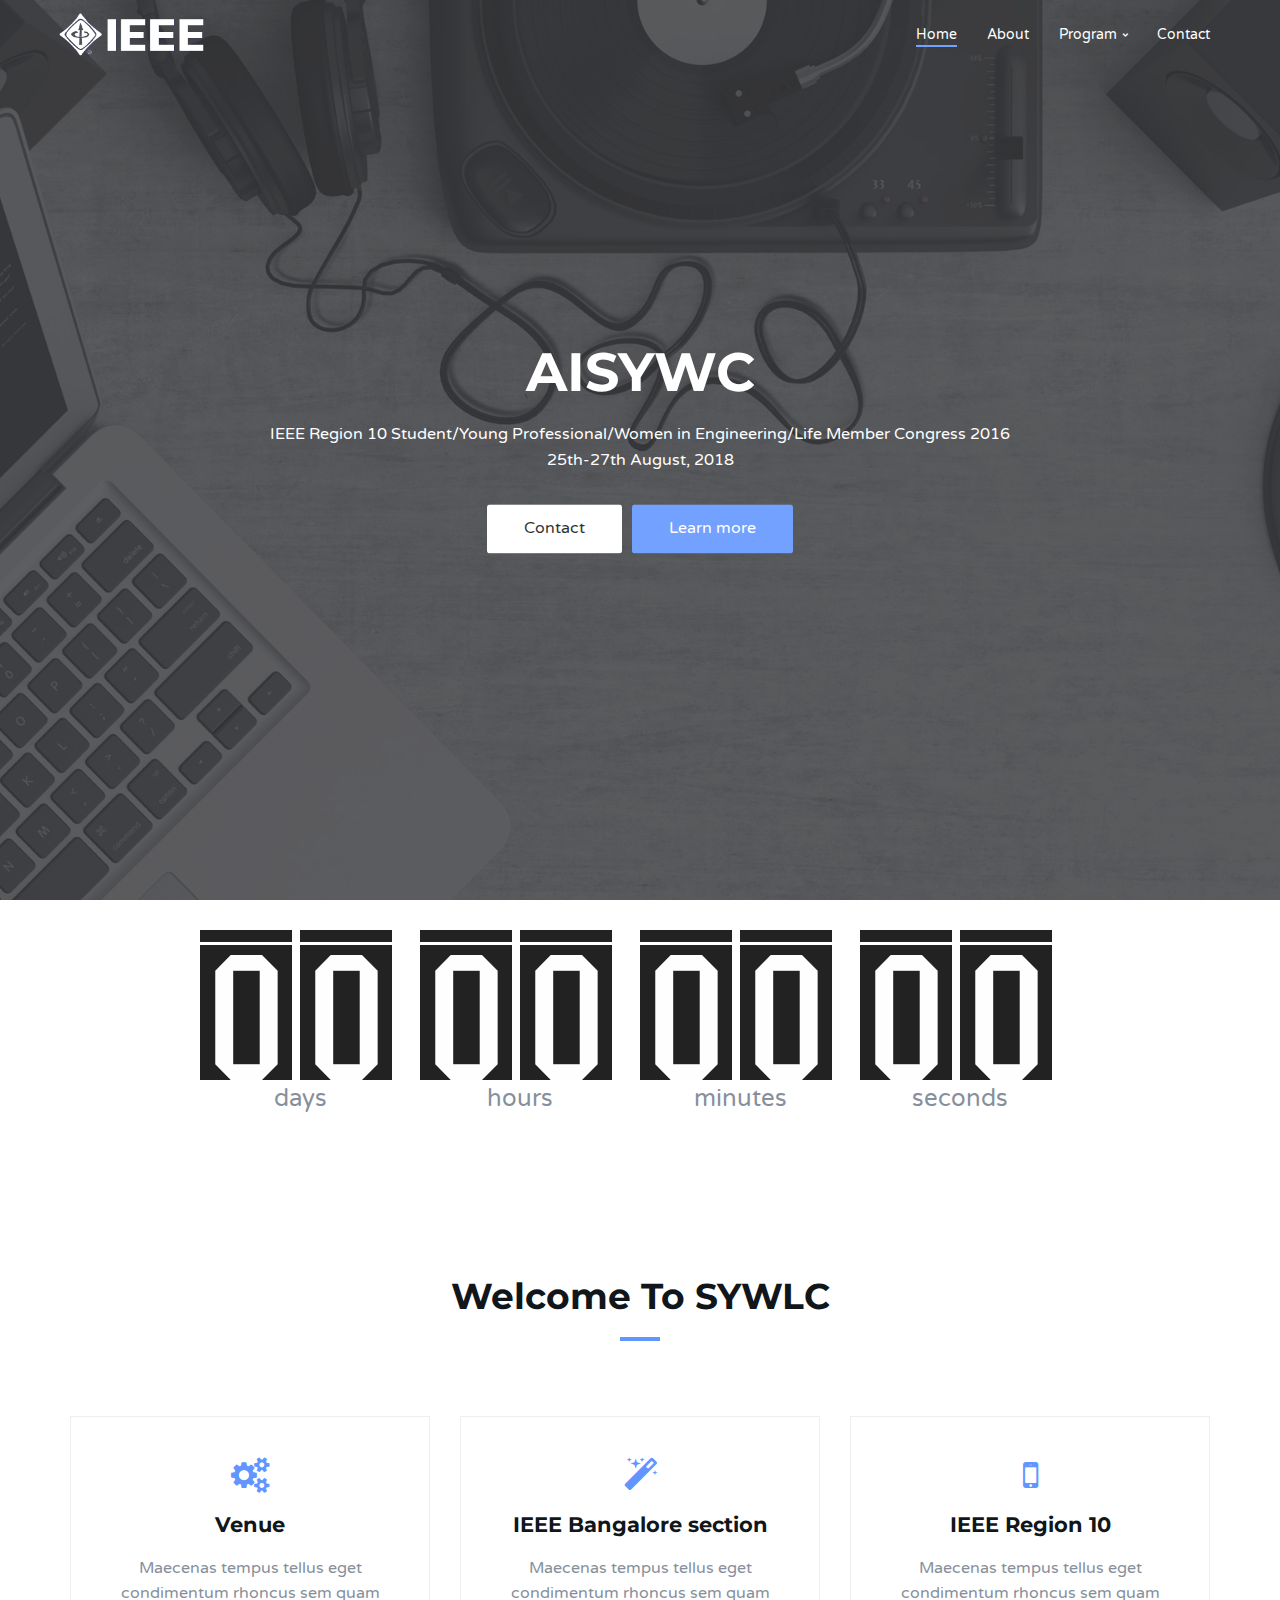
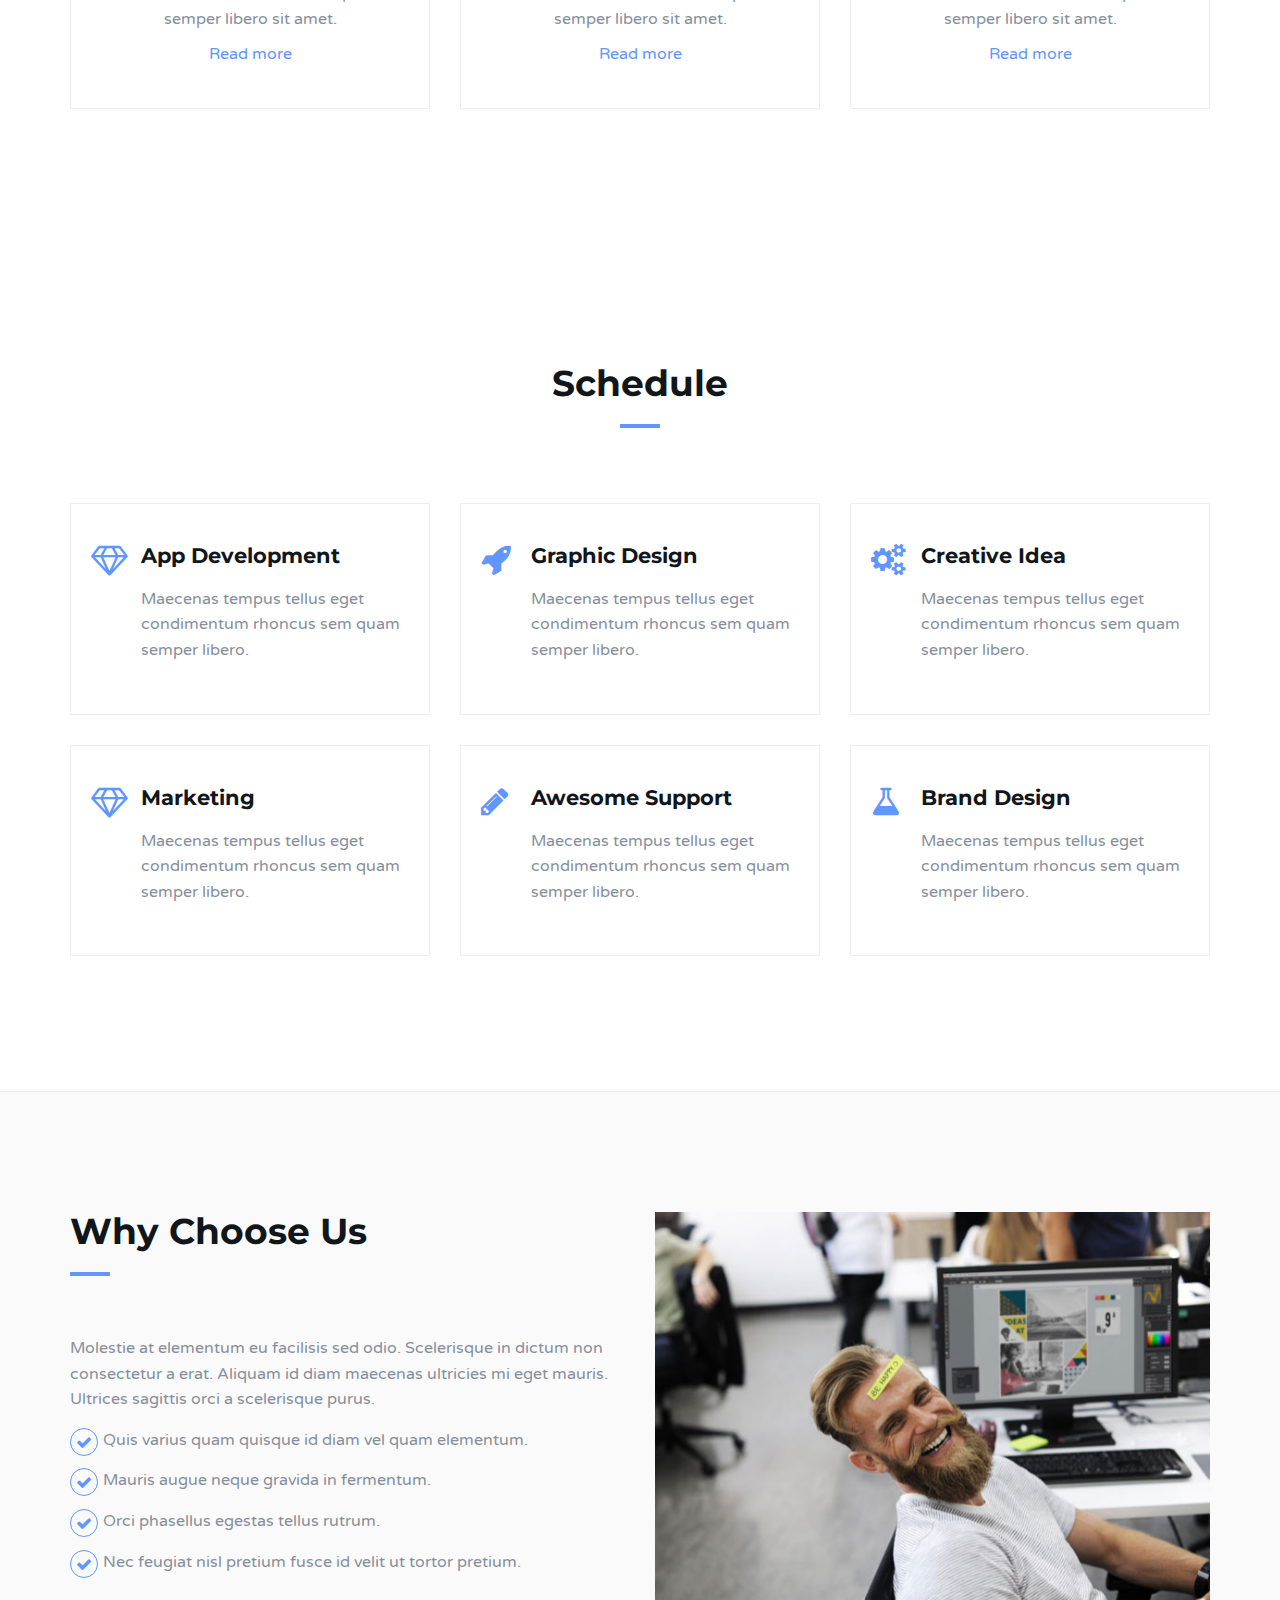
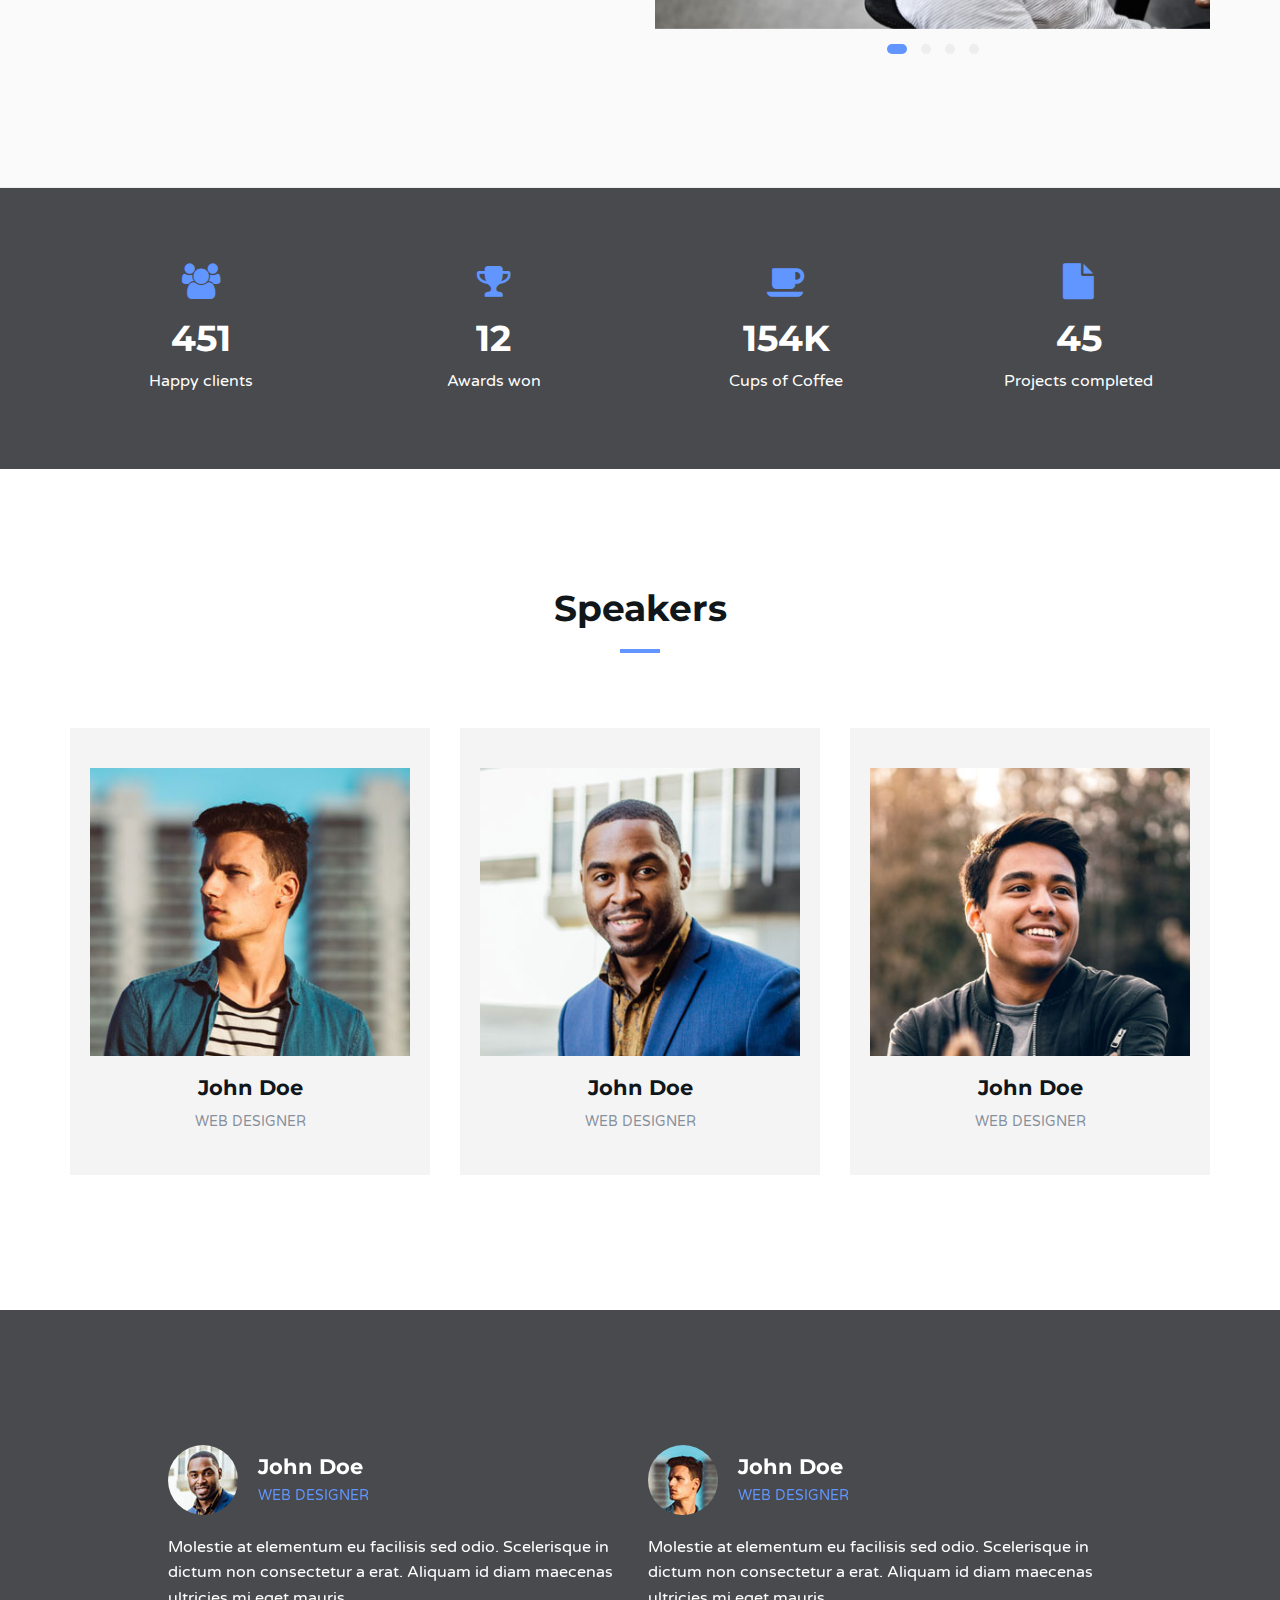
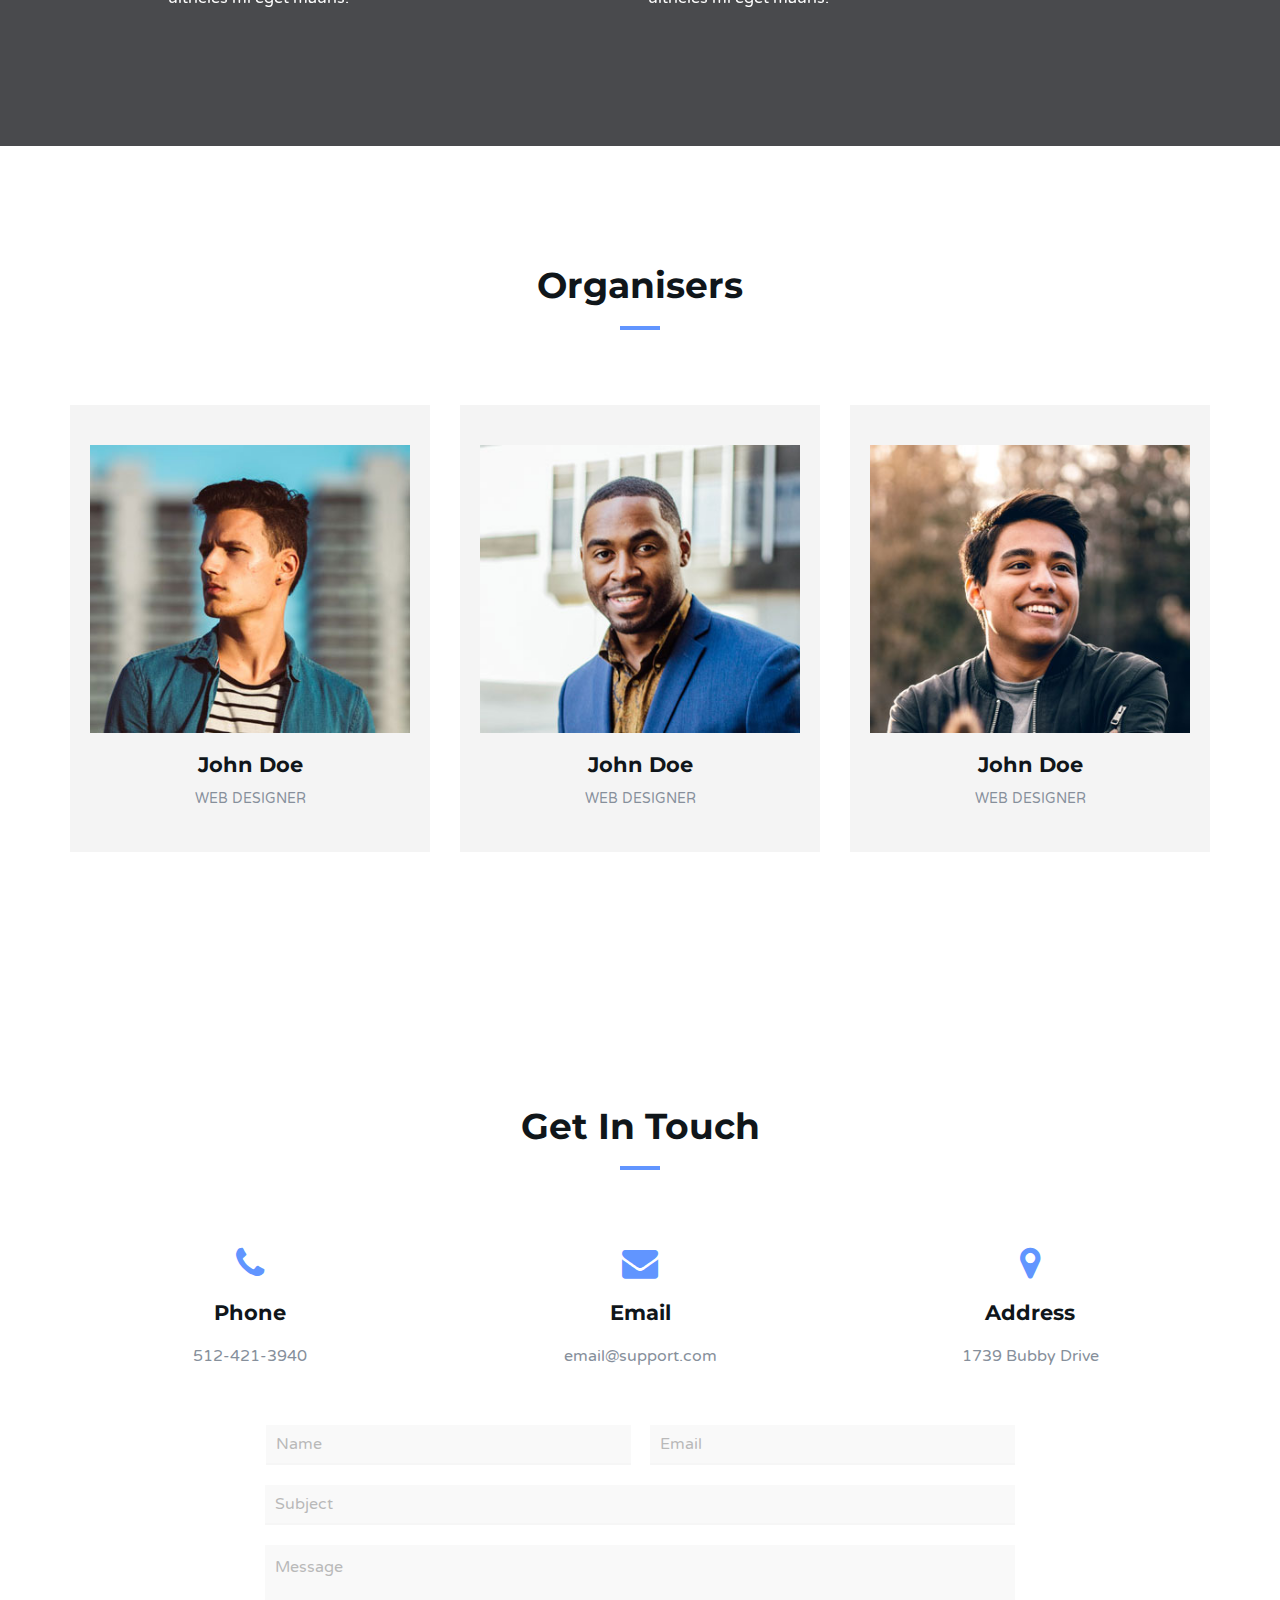
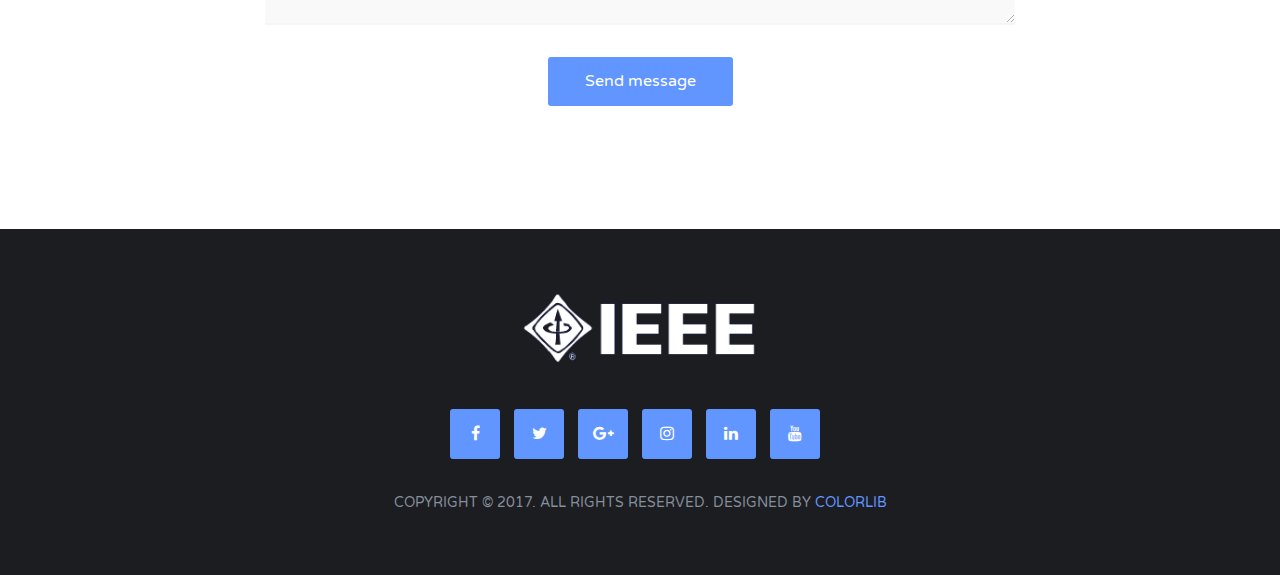
<file: option1/index.html>
<!DOCTYPE html>
<html lang="en">

<head>
	<meta charset="utf-8">
	<meta http-equiv="X-UA-Compatible" content="IE=edge">
	<meta name="viewport" content="width=device-width, initial-scale=1">
	<!-- The above 3 meta tags *must* come first in the head; any other head content must come *after* these tags -->

	<title>IEEE R10 SYWLC</title>

	<!-- Google font -->
	<link href="https://fonts.googleapis.com/css?family=Montserrat:400,700%7CVarela+Round" rel="stylesheet">

	<!-- Bootstrap -->
	<link type="text/css" rel="stylesheet" href="assets/css/bootstrap.min.css" />

	<!-- Owl Carousel -->
	<link type="text/css" rel="stylesheet" href="assets/css/owl.carousel.css" />
	<link type="text/css" rel="stylesheet" href="assets/css/owl.theme.default.css" />

	<!-- Magnific Popup -->
	<link type="text/css" rel="stylesheet" href="assets/css/magnific-popup.css" />

	<!-- Font Awesome Icon -->
	<link rel="stylesheet" href="assets/css/font-awesome.min.css">

	<!-- Custom stlylesheet -->
	<link type="text/css" rel="stylesheet" href="assets/css/style.css" />
	<link rel="stylesheet" href="assets/css/mb-comingsoon-iceberg.css">


	<!-- HTML5 shim and Respond.js for IE8 support of HTML5 elements and media queries -->
	<!-- WARNING: Respond.js doesn't work if you view the page via file:// -->
	<!--[if lt IE 9]>
		<script src="https://oss.maxcdn.com/html5shiv/3.7.3/html5shiv.min.js"></script>
		<script src="https://oss.maxcdn.com/respond/1.4.2/respond.min.js"></script>
	<![endif]-->
</head>

<body>
	<!-- Header -->
	<header id="home">
		<!-- Background Image -->
		<div class="bg-img" style="background-image: url('assets/img/background1.jpg');">
			<div class="overlay"></div>
		</div>
		<!-- /Background Image -->

		<!-- Nav -->
		<nav id="nav" class="navbar nav-transparent">
			<div class="container">

				<div class="navbar-header">
					<!-- Logo -->
					<div class="navbar-brand">
						<a href="index.html">
							<img class="logo" src="assets/img/logos/ieee.png" alt="logo">
							<img class="logo-alt" src="assets/img/logos/ieee1.png" alt="logo">
						</a>
					</div>
					<!-- /Logo -->

					<!-- Collapse nav button -->
					<div class="nav-collapse">
						<span></span>
					</div>
					<!-- /Collapse nav button -->
				</div>

				<!--  Main navigation  -->
				<ul class="main-nav nav navbar-nav navbar-right">
					<li><a href="#home">Home</a></li>
					<li><a href="#about">About</a></li>
					<li class="has-dropdown"><a href="#">Program</a>
						<ul class="dropdown">
							<li><a href="#agenda">Agenda</a></li>
							<li><a href="#speakers">Speakers</a></li>
							<li><a href="#organisers">Organisers</a></li>
						</ul>
					</li>
					<li><a href="#contact">Contact</a></li>
				</ul>
				<!-- /Main navigation -->

			</div>
		</nav>
		<!-- /Nav -->

		<!-- home wrapper -->
		<div class="home-wrapper">
			<div class="container">
				<div class="row">

					<!-- home content -->
					<div class="col-md-10 col-md-offset-1">
						<div class="home-content">
							<h1 class="white-text">AISYWC</h1>
							<p class="white-text">IEEE Region 10 Student/Young Professional/Women in Engineering/Life Member Congress 2016</br>
								25th-27th August, 2018
							</p>
							<a href="#contact" class="white-btn">Contact</a>
							<button class="main-btn">Learn more</button>
						</div>
					</div>
					<!-- /home content -->

				</div>
			</div>
		</div>
		<!-- /home wrapper -->

	</header>
	<!-- /Header -->
	<div class="row centered text-center" id="myCounter"></div>
	<!-- About -->
	<div id="about" class="section md-padding">

		<!-- Container -->
		<div class="container">

			<!-- Row -->
			<div class="row">

				<!-- Section header -->
				<div class="section-header text-center">
					<h2 class="title">Welcome to SYWLC</h2>
				</div>
				<!-- /Section header -->

				<!-- about -->
				<div class="col-md-4">
					<div class="about">
						<i class="fa fa-cogs"></i>
						<h3>Venue</h3>
						<p>Maecenas tempus tellus eget condimentum rhoncus sem quam semper libero sit amet.</p>
						<a href="#">Read more</a>
					</div>
				</div>
				<!-- /about -->

				<!-- about -->
				<div class="col-md-4">
					<div class="about">
						<i class="fa fa-magic"></i>
						<h3>IEEE Bangalore section</h3>
						<p>Maecenas tempus tellus eget condimentum rhoncus sem quam semper libero sit amet.</p>
						<a href="#">Read more</a>
					</div>
				</div>
				<!-- /about -->

				<!-- about -->
				<div class="col-md-4">
					<div class="about">
						<i class="fa fa-mobile"></i>
						<h3>IEEE Region 10</h3>
						<p>Maecenas tempus tellus eget condimentum rhoncus sem quam semper libero sit amet.</p>
						<a href="#">Read more</a>
					</div>
				</div>
				<!-- /about -->

			</div>
			<!-- /Row -->

		</div>
		<!-- /Container -->

	</div>
	<!-- /About -->

	<!-- Service -->
	<div id="agenda" class="section md-padding">

		<!-- Container -->
		<div class="container">

			<!-- Row -->
			<div class="row">

				<!-- Section header -->
				<div class="section-header text-center">
					<h2 class="title">Schedule</h2>
				</div>
				<!-- /Section header -->

				<!-- service -->
				<div class="col-md-4 col-sm-6">
					<div class="service">
						<i class="fa fa-diamond"></i>
						<h3>App Development</h3>
						<p>Maecenas tempus tellus eget condimentum rhoncus sem quam semper libero.</p>
					</div>
				</div>
				<!-- /service -->

				<!-- service -->
				<div class="col-md-4 col-sm-6">
					<div class="service">
						<i class="fa fa-rocket"></i>
						<h3>Graphic Design</h3>
						<p>Maecenas tempus tellus eget condimentum rhoncus sem quam semper libero.</p>
					</div>
				</div>
				<!-- /service -->

				<!-- service -->
				<div class="col-md-4 col-sm-6">
					<div class="service">
						<i class="fa fa-cogs"></i>
						<h3>Creative Idea</h3>
						<p>Maecenas tempus tellus eget condimentum rhoncus sem quam semper libero.</p>
					</div>
				</div>
				<!-- /service -->

				<!-- service -->
				<div class="col-md-4 col-sm-6">
					<div class="service">
						<i class="fa fa-diamond"></i>
						<h3>Marketing</h3>
						<p>Maecenas tempus tellus eget condimentum rhoncus sem quam semper libero.</p>
					</div>
				</div>
				<!-- /service -->

				<!-- service -->
				<div class="col-md-4 col-sm-6">
					<div class="service">
						<i class="fa fa-pencil"></i>
						<h3>Awesome Support</h3>
						<p>Maecenas tempus tellus eget condimentum rhoncus sem quam semper libero.</p>
					</div>
				</div>
				<!-- /service -->

				<!-- service -->
				<div class="col-md-4 col-sm-6">
					<div class="service">
						<i class="fa fa-flask"></i>
						<h3>Brand Design</h3>
						<p>Maecenas tempus tellus eget condimentum rhoncus sem quam semper libero.</p>
					</div>
				</div>
				<!-- /service -->

			</div>
			<!-- /Row -->

		</div>
		<!-- /Container -->

	</div>
	<!-- /Service -->


	<!-- Why Choose Us -->
	<div id="features" class="section md-padding bg-grey">

		<!-- Container -->
		<div class="container">

			<!-- Row -->
			<div class="row">

				<!-- why choose us content -->
				<div class="col-md-6">
					<div class="section-header">
						<h2 class="title">Why Choose Us</h2>
					</div>
					<p>Molestie at elementum eu facilisis sed odio. Scelerisque in dictum non consectetur a erat. Aliquam id diam maecenas ultricies mi eget mauris. Ultrices sagittis orci a scelerisque purus.</p>
					<div class="feature">
						<i class="fa fa-check"></i>
						<p>Quis varius quam quisque id diam vel quam elementum.</p>
					</div>
					<div class="feature">
						<i class="fa fa-check"></i>
						<p>Mauris augue neque gravida in fermentum.</p>
					</div>
					<div class="feature">
						<i class="fa fa-check"></i>
						<p>Orci phasellus egestas tellus rutrum.</p>
					</div>
					<div class="feature">
						<i class="fa fa-check"></i>
						<p>Nec feugiat nisl pretium fusce id velit ut tortor pretium.</p>
					</div>
				</div>
				<!-- /why choose us content -->

				<!-- About slider -->
				<div class="col-md-6">
					<div id="about-slider" class="owl-carousel owl-theme">
						<img class="img-responsive" src="assets/img/about1.jpg" alt="">
						<img class="img-responsive" src="assets/img/about2.jpg" alt="">
						<img class="img-responsive" src="assets/img/about1.jpg" alt="">
						<img class="img-responsive" src="assets/img/about2.jpg" alt="">
					</div>
				</div>
				<!-- /About slider -->

			</div>
			<!-- /Row -->

		</div>
		<!-- /Container -->

	</div>
	<!-- /Why Choose Us -->


	<!-- Numbers -->
	<div id="numbers" class="section sm-padding">

		<!-- Background Image -->
		<div class="bg-img" style="background-image: url('assets/img/background2.jpg');">
			<div class="overlay"></div>
		</div>
		<!-- /Background Image -->

		<!-- Container -->
		<div class="container">

			<!-- Row -->
			<div class="row">

				<!-- number -->
				<div class="col-sm-3 col-xs-6">
					<div class="number">
						<i class="fa fa-users"></i>
						<h3 class="white-text"><span class="counter">451</span></h3>
						<span class="white-text">Happy clients</span>
					</div>
				</div>
				<!-- /number -->

				<!-- number -->
				<div class="col-sm-3 col-xs-6">
					<div class="number">
						<i class="fa fa-trophy"></i>
						<h3 class="white-text"><span class="counter">12</span></h3>
						<span class="white-text">Awards won</span>
					</div>
				</div>
				<!-- /number -->

				<!-- number -->
				<div class="col-sm-3 col-xs-6">
					<div class="number">
						<i class="fa fa-coffee"></i>
						<h3 class="white-text"><span class="counter">154</span>K</h3>
						<span class="white-text">Cups of Coffee</span>
					</div>
				</div>
				<!-- /number -->

				<!-- number -->
				<div class="col-sm-3 col-xs-6">
					<div class="number">
						<i class="fa fa-file"></i>
						<h3 class="white-text"><span class="counter">45</span></h3>
						<span class="white-text">Projects completed</span>
					</div>
				</div>
				<!-- /number -->

			</div>
			<!-- /Row -->

		</div>
		<!-- /Container -->

	</div>
	<!-- /Numbers -->

	<!-- speakers -->
	<div id="speakers" class="section md-padding">

		<!-- Container -->
		<div class="container">

			<!-- Row -->
			<div class="row">

				<!-- Section header -->
				<div class="section-header text-center">
					<h2 class="title">Speakers</h2>
				</div>
				<!-- /Section header -->

				<!-- team -->
				<div class="col-sm-4">
					<div class="team">
						<div class="team-img">
							<img class="img-responsive" src="assets/img/team1.jpg" alt="">
							<div class="overlay">
								<div class="team-social">
									<a href="#"><i class="fa fa-facebook"></i></a>
									<a href="#"><i class="fa fa-google-plus"></i></a>
									<a href="#"><i class="fa fa-twitter"></i></a>
								</div>
							</div>
						</div>
						<div class="team-content">
							<h3>John Doe</h3>
							<span>Web Designer</span>
						</div>
					</div>
				</div>
				<!-- /team -->

				<!-- team -->
				<div class="col-sm-4">
					<div class="team">
						<div class="team-img">
							<img class="img-responsive" src="assets/img/team2.jpg" alt="">
							<div class="overlay">
								<div class="team-social">
									<a href="#"><i class="fa fa-facebook"></i></a>
									<a href="#"><i class="fa fa-google-plus"></i></a>
									<a href="#"><i class="fa fa-twitter"></i></a>
								</div>
							</div>
						</div>
						<div class="team-content">
							<h3>John Doe</h3>
							<span>Web Designer</span>
						</div>
					</div>
				</div>
				<!-- /team -->

				<!-- team -->
				<div class="col-sm-4">
					<div class="team">
						<div class="team-img">
							<img class="img-responsive" src="assets/img/team3.jpg" alt="">
							<div class="overlay">
								<div class="team-social">
									<a href="#"><i class="fa fa-facebook"></i></a>
									<a href="#"><i class="fa fa-google-plus"></i></a>
									<a href="#"><i class="fa fa-twitter"></i></a>
								</div>
							</div>
						</div>
						<div class="team-content">
							<h3>John Doe</h3>
							<span>Web Designer</span>
						</div>
					</div>
				</div>
				<!-- /team -->

			</div>
			<!-- /Row -->

		</div>
		<!-- /Container -->

	</div>
	<!-- /speakers -->


	<!-- Testimonial -->
	<div id="testimonial" class="section md-padding">

		<!-- Background Image -->
		<div class="bg-img" style="background-image: url('assets/img/background3.jpg');">
			<div class="overlay"></div>
		</div>
		<!-- /Background Image -->

		<!-- Container -->
		<div class="container">

			<!-- Row -->
			<div class="row">

				<!-- Testimonial slider -->
				<div class="col-md-10 col-md-offset-1">
					<div id="testimonial-slider" class="owl-carousel owl-theme">

						<!-- testimonial -->
						<div class="testimonial">
							<div class="testimonial-meta">
								<img src="assets/img/perso1.jpg" alt="">
								<h3 class="white-text">John Doe</h3>
								<span>Web Designer</span>
							</div>
							<p class="white-text">Molestie at elementum eu facilisis sed odio. Scelerisque in dictum non consectetur a erat. Aliquam id diam maecenas ultricies mi eget mauris.</p>
						</div>
						<!-- /testimonial -->

						<!-- testimonial -->
						<div class="testimonial">
							<div class="testimonial-meta">
								<img src="assets/img/perso2.jpg" alt="">
								<h3 class="white-text">John Doe</h3>
								<span>Web Designer</span>
							</div>
							<p class="white-text">Molestie at elementum eu facilisis sed odio. Scelerisque in dictum non consectetur a erat. Aliquam id diam maecenas ultricies mi eget mauris.</p>
						</div>
						<!-- /testimonial -->

					</div>
				</div>
				<!-- /Testimonial slider -->

			</div>
			<!-- /Row -->

		</div>
		<!-- /Container -->

	</div>
	<!-- /Testimonial -->

	<!-- Team -->
	<div id="organisers" class="section md-padding">

		<!-- Container -->
		<div class="container">

			<!-- Row -->
			<div class="row">

				<!-- Section header -->
				<div class="section-header text-center">
					<h2 class="title">Organisers</h2>
				</div>
				<!-- /Section header -->

				<!-- team -->
				<div class="col-sm-4">
					<div class="team">
						<div class="team-img">
							<img class="img-responsive" src="assets/img/team1.jpg" alt="">
							<div class="overlay">
								<div class="team-social">
									<a href="#"><i class="fa fa-facebook"></i></a>
									<a href="#"><i class="fa fa-google-plus"></i></a>
									<a href="#"><i class="fa fa-twitter"></i></a>
								</div>
							</div>
						</div>
						<div class="team-content">
							<h3>John Doe</h3>
							<span>Web Designer</span>
						</div>
					</div>
				</div>
				<!-- /team -->

				<!-- team -->
				<div class="col-sm-4">
					<div class="team">
						<div class="team-img">
							<img class="img-responsive" src="assets/img/team2.jpg" alt="">
							<div class="overlay">
								<div class="team-social">
									<a href="#"><i class="fa fa-facebook"></i></a>
									<a href="#"><i class="fa fa-google-plus"></i></a>
									<a href="#"><i class="fa fa-twitter"></i></a>
								</div>
							</div>
						</div>
						<div class="team-content">
							<h3>John Doe</h3>
							<span>Web Designer</span>
						</div>
					</div>
				</div>
				<!-- /team -->

				<!-- team -->
				<div class="col-sm-4">
					<div class="team">
						<div class="team-img">
							<img class="img-responsive" src="assets/img/team3.jpg" alt="">
							<div class="overlay">
								<div class="team-social">
									<a href="#"><i class="fa fa-facebook"></i></a>
									<a href="#"><i class="fa fa-google-plus"></i></a>
									<a href="#"><i class="fa fa-twitter"></i></a>
								</div>
							</div>
						</div>
						<div class="team-content">
							<h3>John Doe</h3>
							<span>Web Designer</span>
						</div>
					</div>
				</div>
				<!-- /team -->

			</div>
			<!-- /Row -->

		</div>
		<!-- /Container -->

	</div>
	<!-- /Team -->

	<!-- Contact -->
	<div id="contact" class="section md-padding">

		<!-- Container -->
		<div class="container">

			<!-- Row -->
			<div class="row">

				<!-- Section-header -->
				<div class="section-header text-center">
					<h2 class="title">Get in touch</h2>
				</div>
				<!-- /Section-header -->

				<!-- contact -->
				<div class="col-sm-4">
					<div class="contact">
						<i class="fa fa-phone"></i>
						<h3>Phone</h3>
						<p>512-421-3940</p>
					</div>
				</div>
				<!-- /contact -->

				<!-- contact -->
				<div class="col-sm-4">
					<div class="contact">
						<i class="fa fa-envelope"></i>
						<h3>Email</h3>
						<p>email@support.com</p>
					</div>
				</div>
				<!-- /contact -->

				<!-- contact -->
				<div class="col-sm-4">
					<div class="contact">
						<i class="fa fa-map-marker"></i>
						<h3>Address</h3>
						<p>1739 Bubby Drive</p>
					</div>
				</div>
				<!-- /contact -->

				<!-- contact form -->
				<div class="col-md-8 col-md-offset-2">
					<form class="contact-form">
						<input type="text" class="input" placeholder="Name">
						<input type="email" class="input" placeholder="Email">
						<input type="text" class="input" placeholder="Subject">
						<textarea class="input" placeholder="Message"></textarea>
						<button class="main-btn">Send message</button>
					</form>
				</div>
				<!-- /contact form -->

			</div>
			<!-- /Row -->

		</div>
		<!-- /Container -->

	</div>
	<!-- /Contact -->


	<!-- Footer -->
	<footer id="footer" class="sm-padding bg-dark">

		<!-- Container -->
		<div class="container">

			<!-- Row -->
			<div class="row">

				<div class="col-md-12">

					<!-- footer logo -->
					<div class="footer-logo">
						<a href="index.html"><img src="assets/img/logos/ieee1.png" alt="logo"></a>
					</div>
					<!-- /footer logo -->

					<!-- footer follow -->
					<ul class="footer-follow">
						<li><a href="#"><i class="fa fa-facebook"></i></a></li>
						<li><a href="#"><i class="fa fa-twitter"></i></a></li>
						<li><a href="#"><i class="fa fa-google-plus"></i></a></li>
						<li><a href="#"><i class="fa fa-instagram"></i></a></li>
						<li><a href="#"><i class="fa fa-linkedin"></i></a></li>
						<li><a href="#"><i class="fa fa-youtube"></i></a></li>
					</ul>
					<!-- /footer follow -->

					<!-- footer copyright -->
					<div class="footer-copyright">
						<p>Copyright © 2017. All Rights Reserved. Designed by <a href="https://colorlib.com" target="_blank">Colorlib</a></p>
					</div>
					<!-- /footer copyright -->

				</div>

			</div>
			<!-- /Row -->

		</div>
		<!-- /Container -->

	</footer>
	<!-- /Footer -->

	<!-- Back to top -->
	<div id="back-to-top"></div>
	<!-- /Back to top -->

	<!-- Preloader -->
	<div id="preloader">
		<div class="preloader">
			<span></span>
			<span></span>
			<span></span>
			<span></span>
		</div>
	</div>
	<!-- /Preloader -->

	<!-- jQuery Plugins -->
	<script type="text/javascript" src="assets/js/jquery.min.js"></script>
	<script type="text/javascript" src="assets/js/bootstrap.min.js"></script>
	<script type="text/javascript" src="assets/js/owl.carousel.min.js"></script>
	<script type="text/javascript" src="assets/js/jquery.magnific-popup.js"></script>
	<script type="text/javascript" src="assets/js/main.js"></script>
	<script src="assets/js/jquery.mb-comingsoon.js"></script>
	<script type="text/javascript">
        $(function () {
            var $section = $('section');
            $(window).on("resize", function () {
                var dif = Math.max($(window).height() - $section.height(), 0);
                var padding = Math.floor(dif / 2) + 'px';
                $section.css({ 'padding-top': padding, 'padding-bottom': padding });
            }).trigger("resize");
            $('#myCounter').mbComingsoon({ expiryDate: new Date(2018, 5, 27, 12, 30), speed:100 });
            setTimeout(function () {
                $(window).resize();
            }, 200);
        });

	</script>
</body>

</html>
</file>
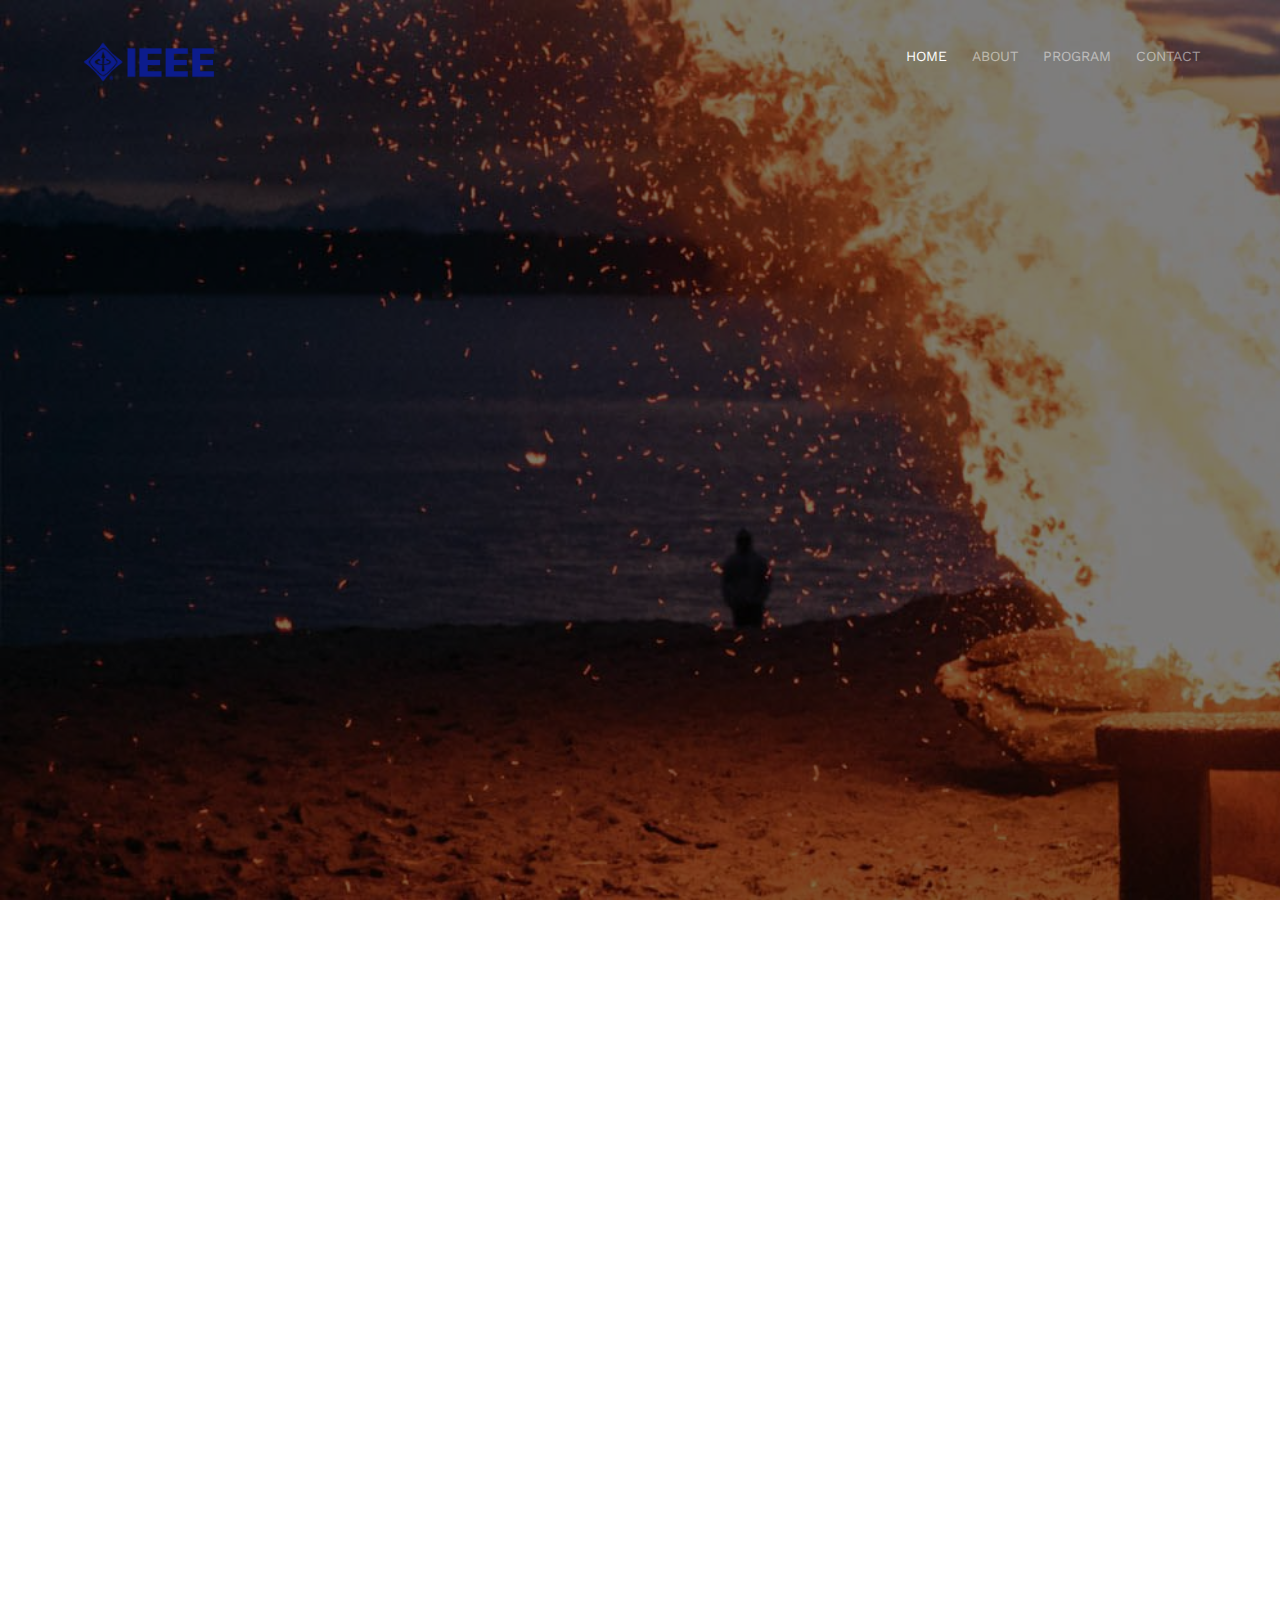
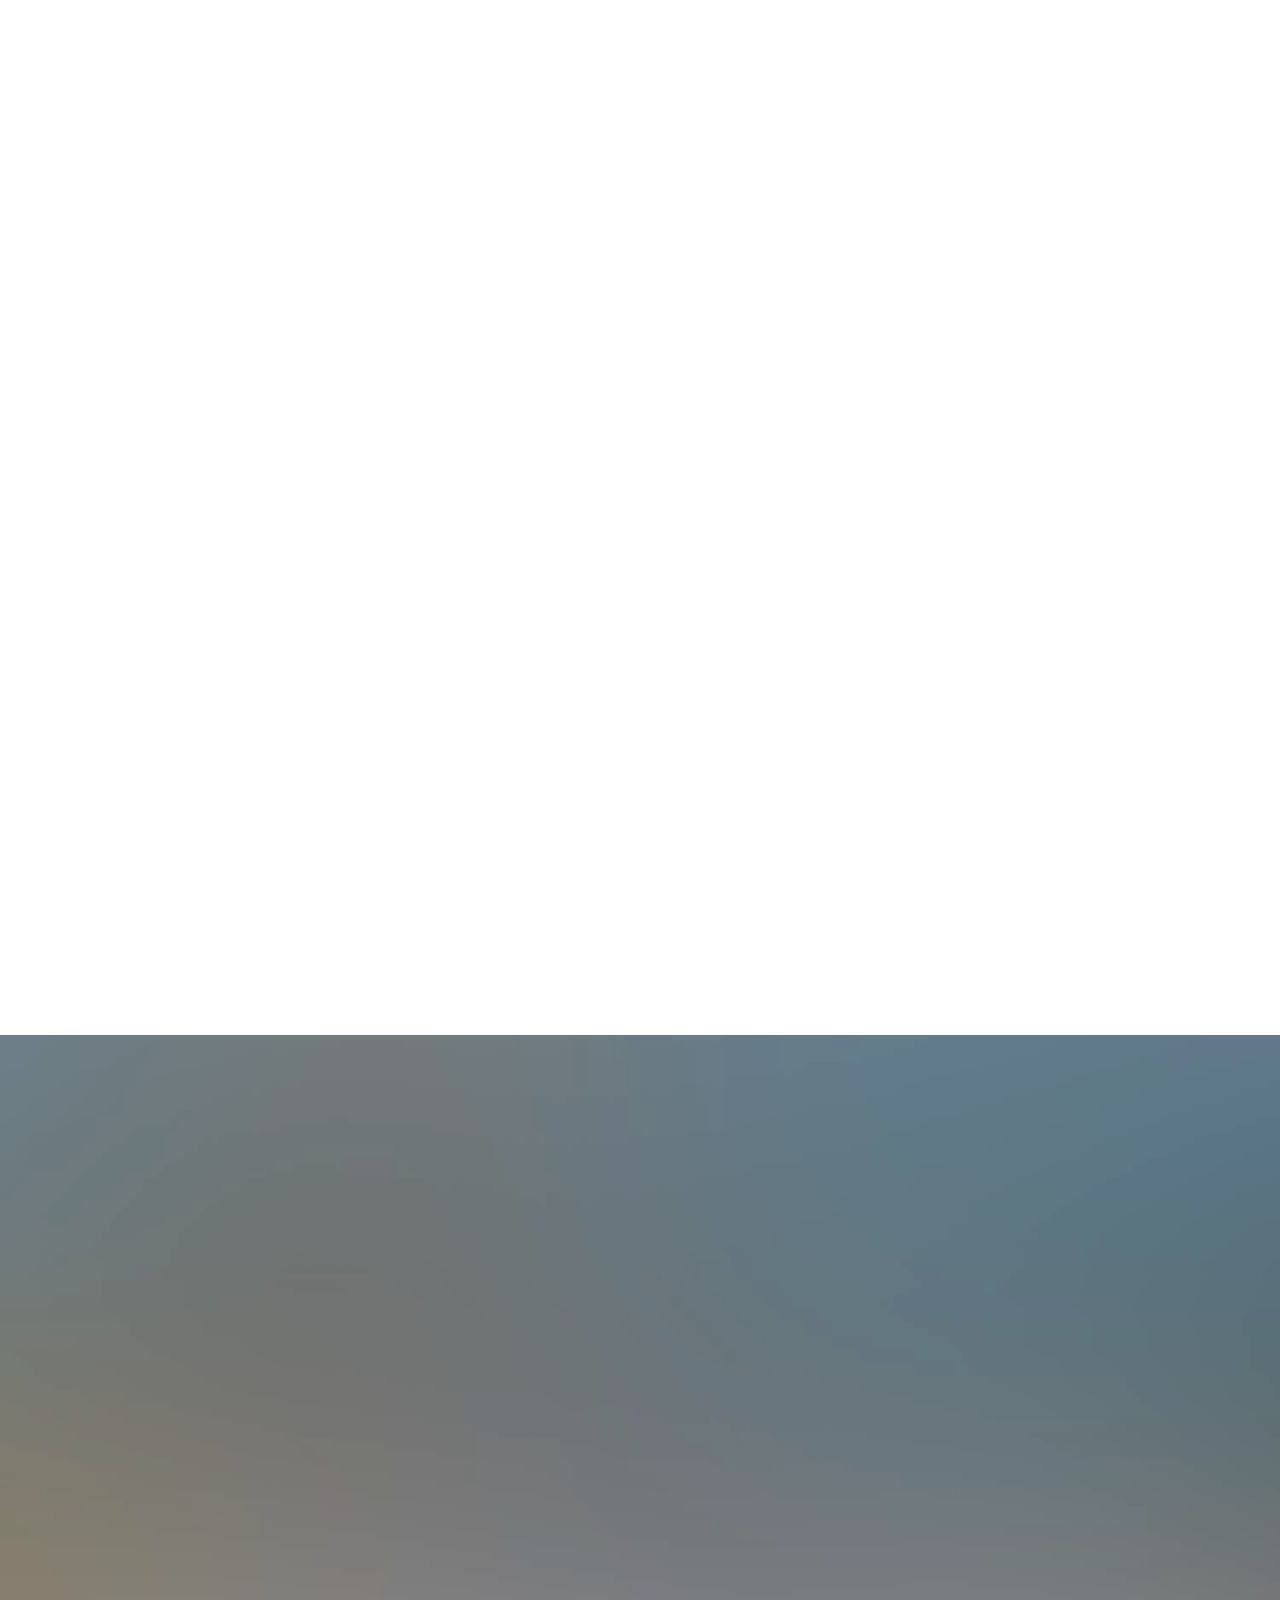
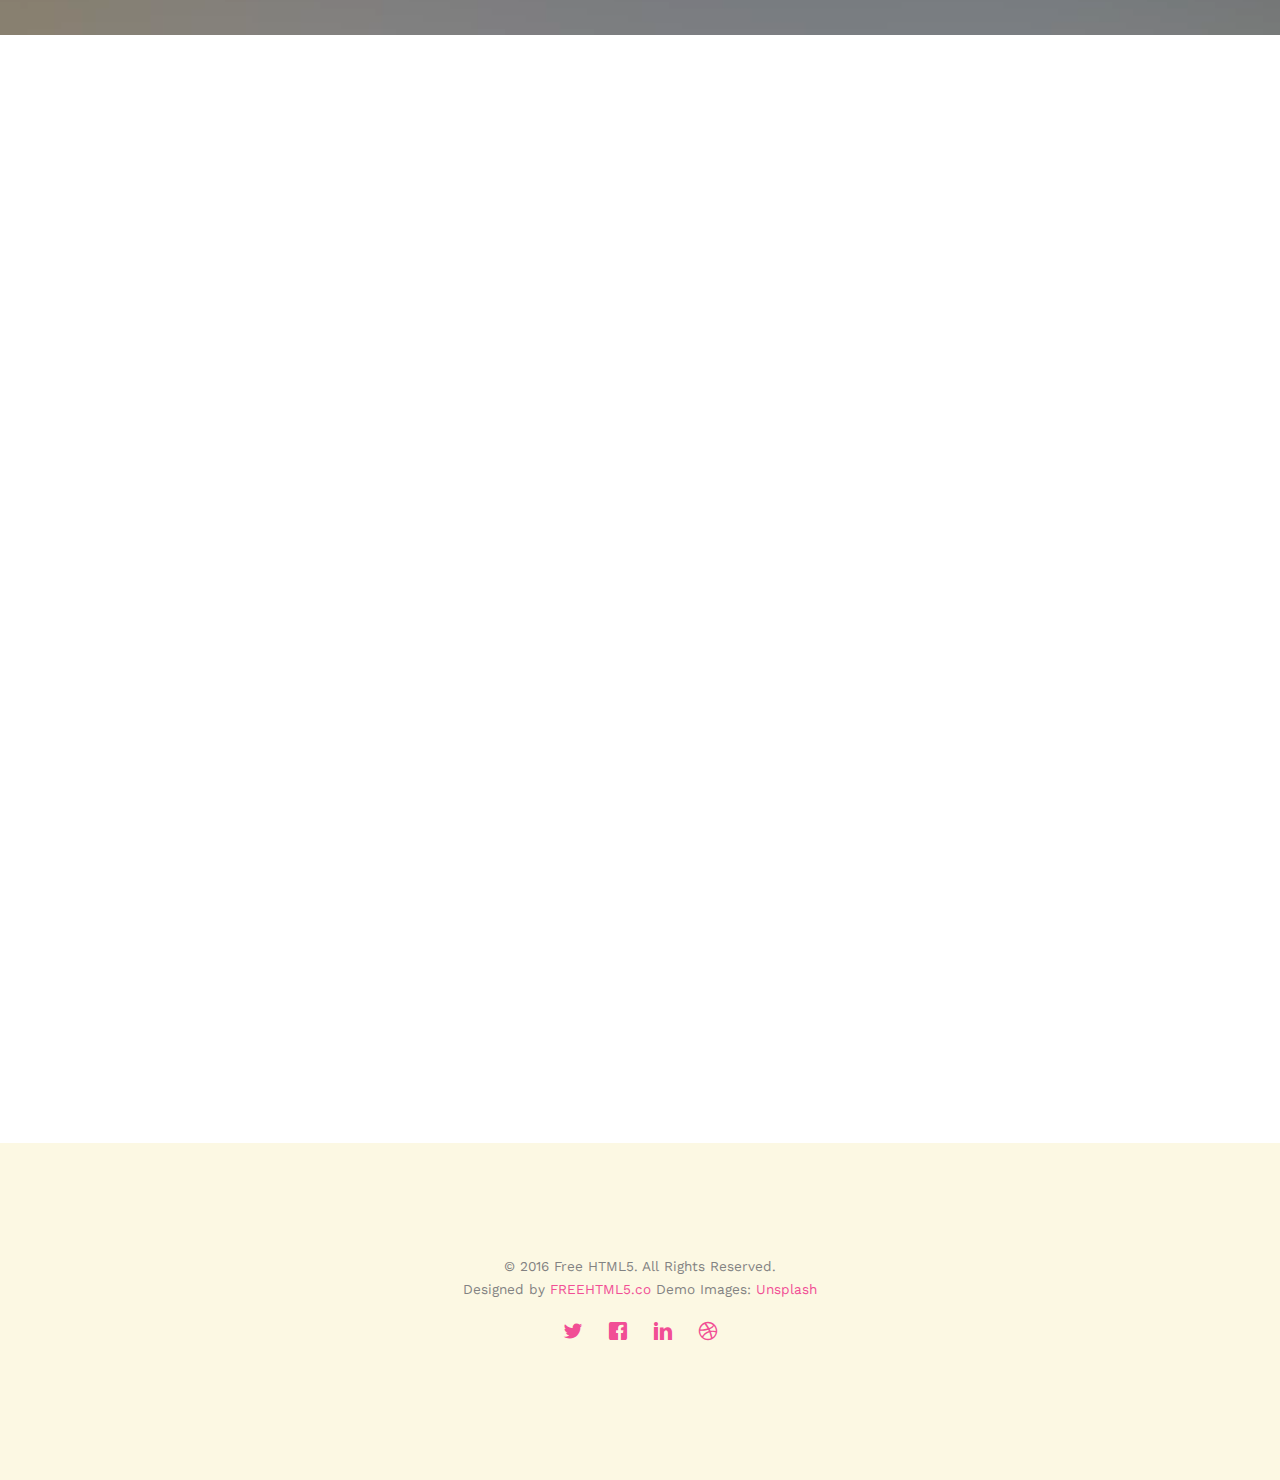
<file: option2/index.html>
<!DOCTYPE html>
<!--[if lt IE 7]>      <html class="no-js lt-ie9 lt-ie8 lt-ie7"> <![endif]-->
<!--[if IE 7]>         <html class="no-js lt-ie9 lt-ie8"> <![endif]-->
<!--[if IE 8]>         <html class="no-js lt-ie9"> <![endif]-->
<!--[if gt IE 8]><!--> <html class="no-js"> <!--<![endif]-->
	<head>
	<meta charset="utf-8">
	<meta http-equiv="X-UA-Compatible" content="IE=edge">
	<title>IEEE R10 SYWLC</title>
	<meta name="viewport" content="width=device-width, initial-scale=1">
	<meta name="description" content="Free HTML5 Template by FREEHTML5.CO" />
	<meta name="keywords" content="free html5, free template, free bootstrap, html5, css3, mobile first, responsive" />
	<meta name="author" content="FREEHTML5.CO" />

  <!-- 
	//////////////////////////////////////////////////////

	FREE HTML5 TEMPLATE 
	DESIGNED & DEVELOPED by FREEHTML5.CO
		
	Website: 		http://freehtml5.co/
	Email: 			info@freehtml5.co
	Twitter: 		http://twitter.com/fh5co
	Facebook: 		https://www.facebook.com/fh5co

	//////////////////////////////////////////////////////
	 -->

  	<!-- Facebook and Twitter integration -->
	<meta property="og:title" content=""/>
	<meta property="og:image" content=""/>
	<meta property="og:url" content=""/>
	<meta property="og:site_name" content=""/>
	<meta property="og:description" content=""/>
	<meta name="twitter:title" content="" />
	<meta name="twitter:image" content="" />
	<meta name="twitter:url" content="" />
	<meta name="twitter:card" content="" />

	<link href='https://fonts.googleapis.com/css?family=Work+Sans:400,300,600,400italic,700' rel='stylesheet' type='text/css'>
	<link href="https://fonts.googleapis.com/css?family=Sacramento" rel="stylesheet">
	
	<!-- Animate.css -->
	<link rel="stylesheet" href="css/animate.css">
	<!-- Icomoon Icon Fonts-->
	<link rel="stylesheet" href="css/icomoon.css">
	<!-- Bootstrap  -->
	<link rel="stylesheet" href="css/bootstrap.css">

	<!-- Magnific Popup -->
	<link rel="stylesheet" href="css/magnific-popup.css">

	<!-- Owl Carousel  -->
	<link rel="stylesheet" href="css/owl.carousel.min.css">
	<link rel="stylesheet" href="css/owl.theme.default.min.css">

	<!-- Theme style  -->
	<link rel="stylesheet" href="css/style.css">

	<!-- Modernizr JS -->
	<script src="js/modernizr-2.6.2.min.js"></script>
	<!-- FOR IE9 below -->
	<!--[if lt IE 9]>
	<script src="js/respond.min.js"></script>
	<![endif]-->

	</head>
	<body>
		
	<div class="fh5co-loader"></div>
	
	<div id="page">
		<nav class="fh5co-nav" role="navigation">
			<div class="container">
				<div class="row">
					<div class="col-xs-2">
						<div id="fh5co-logo"><a href="index.html"><img class="logo-alt" src="images/logos/ieee.png" alt="logo" style="height: 45px"></a></div>
					</div>
					<div class="col-xs-10 text-right menu-1">
						<ul>
							<li class="active"><a href="index.html">Home</a></li>
							<li><a href="about.html">About</a></li>
							<li class="has-dropdown">
								<a href="program.html">Program</a>
								<ul class="dropdown">
									<li><a href="program.html#agenda">Agenda</a></li>
									<li><a href="program.html#speakers">Speakers</a></li>
									<li><a href="program.html#organisers">Organisers</a></li>
								</ul>
							</li>
							<li><a href="contact.html">Contact</a></li>
						</ul>
					</div>
				</div>

			</div>
		</nav>

	<header id="fh5co-header" class="fh5co-cover" role="banner" style="background-image:url(images/header-bg.jpg);" data-stellar-background-ratio="0.5">
		<div class="overlay"></div>
		<div class="container">
			<div class="row">
				<div class="col-md-8 col-md-offset-2 text-center">
					<div class="display-t">
						<div class="display-tc animate-box" data-animate-effect="fadeIn">
							<h1 class="white-text">AISYWC</h1>
							<p class="white-text">IEEE Region 10 Student/Young Professional/Women in Engineering/Life Member Congress 2016</br>
								25th-27th August, 2018
							</p>
							<a href="contact.html" class="btn btn-danger">Contact</a>
							<a href="#" class="btn btn-warning">Learn more</a><br><br><br>
							<div class="simply-countdown simply-countdown-one"></div>
						</div>
					</div>
				</div>
			</div>
		</div>
	</header>

	<div id="fh5co-gallery" class="">
		<div class="container">
			<div class="row">
				<div class="col-md-8 col-md-offset-2 text-center fh5co-heading animate-box">
					<span>Our Memories</span>
					<h2>Gallery</h2>
					<p>Far far away, behind the word mountains, far from the countries Vokalia and Consonantia, there live the blind texts.</p>
				</div>
			</div>
			<div class="row row-bottom-padded-md">
				<div class="col-md-12">
					<ul id="fh5co-gallery-list">
						
						<li class="one-third animate-box" data-animate-effect="fadeIn" style="background-image: url(images/gallery-1.jpg); "> 
						<a href="images/gallery-1.jpg">
							<div class="case-studies-summary">
								<span>14 Photos</span>
								<h2>Two Glas of Juice</h2>
							</div>
						</a>
					</li>
					<li class="one-third animate-box" data-animate-effect="fadeIn" style="background-image: url(images/gallery-2.jpg); ">
						<a href="#" class="color-2">
							<div class="case-studies-summary">
								<span>30 Photos</span>
								<h2>Timer starts now!</h2>
							</div>
						</a>
					</li>


					<li class="one-third animate-box" data-animate-effect="fadeIn" style="background-image: url(images/gallery-3.jpg); ">
						<a href="#" class="color-3">
							<div class="case-studies-summary">
								<span>90 Photos</span>
								<h2>Beautiful sunset</h2>
							</div>
						</a>
					</li>
					<li class="one-third animate-box" data-animate-effect="fadeIn" style="background-image: url(images/gallery-4.jpg); ">
						<a href="#" class="color-4">
							<div class="case-studies-summary">
								<span>12 Photos</span>
								<h2>Company's Conference Room</h2>
							</div>
						</a>
					</li>

						<li class="one-third animate-box" data-animate-effect="fadeIn" style="background-image: url(images/gallery-5.jpg); ">
							<a href="#" class="color-3">
								<div class="case-studies-summary">
									<span>50 Photos</span>
									<h2>Useful baskets</h2>
								</div>
							</a>
						</li>
						<li class="one-third animate-box" data-animate-effect="fadeIn" style="background-image: url(images/gallery-6.jpg); ">
							<a href="#" class="color-4">
								<div class="case-studies-summary">
									<span>45 Photos</span>
									<h2>Skater man in the road</h2>
								</div>
							</a>
						</li>

						<li class="one-third animate-box" data-animate-effect="fadeIn" style="background-image: url(images/gallery-7.jpg); ">
							<a href="#" class="color-4">
								<div class="case-studies-summary">
									<span>35 Photos</span>
									<h2>Two Glas of Juice</h2>
								</div>
							</a>
						</li>

						<li class="one-third animate-box" data-animate-effect="fadeIn" style="background-image: url(images/gallery-8.jpg); "> 
							<a href="#" class="color-5">
								<div class="case-studies-summary">
									<span>90 Photos</span>
									<h2>Timer starts now!</h2>
								</div>
							</a>
						</li>
						<li class="one-third animate-box" data-animate-effect="fadeIn" style="background-image: url(images/gallery-9.jpg); ">
							<a href="#" class="color-6">
								<div class="case-studies-summary">
									<span>56 Photos</span>
									<h2>Beautiful sunset</h2>
								</div>
							</a>
						</li>
					</ul>		
				</div>
			</div>
		</div>
	</div>

	<div id="fh5co-counter" class="fh5co-bg fh5co-counter" style="background-image:url(images/img_bg_5.jpg);">
		<div class="overlay"></div>
		<div class="container">
			<div class="row">
				<div class="display-t">
					<div class="display-tc">
						<div class="col-md-3 col-sm-6 animate-box">
							<div class="feature-center">
								<span class="icon">
									<i class="icon-users"></i>
								</span>

								<span class="counter js-counter" data-from="0" data-to="500" data-speed="5000" data-refresh-interval="50">1</span>
								<span class="counter-label">Estimated Guest</span>

							</div>
						</div>
						<div class="col-md-3 col-sm-6 animate-box">
							<div class="feature-center">
								<span class="icon">
									<i class="icon-user"></i>
								</span>

								<span class="counter js-counter" data-from="0" data-to="1000" data-speed="5000" data-refresh-interval="50">1</span>
								<span class="counter-label">We Catter</span>
							</div>
						</div>
						<div class="col-md-3 col-sm-6 animate-box">
							<div class="feature-center">
								<span class="icon">
									<i class="icon-calendar"></i>
								</span>
								<span class="counter js-counter" data-from="0" data-to="402" data-speed="5000" data-refresh-interval="50">1</span>
								<span class="counter-label">Events Done</span>
							</div>
						</div>
						<div class="col-md-3 col-sm-6 animate-box">
							<div class="feature-center">
								<span class="icon">
									<i class="icon-clock"></i>
								</span>

								<span class="counter js-counter" data-from="0" data-to="2345" data-speed="5000" data-refresh-interval="50">1</span>
								<span class="counter-label">Hours Spent</span>

							</div>
						</div>
					</div>
				</div>
			</div>
		</div>
	</div>

	<div id="fh5co-testimonial">
		<div class="container">
			<div class="row">
				<div class="row animate-box">
					<div class="col-md-8 col-md-offset-2 text-center fh5co-heading">
						<h2>Testimonials</h2>
					</div>
				</div>
				<div class="row">
					<div class="col-md-12 animate-box">
						<div class="wrap-testimony">
							<div class="owl-carousel-fullwidth">
								<div class="item">
									<div class="testimony-slide active text-center">
										<figure>
											<img src="images/couple-1.jpg" alt="user">
										</figure>
										<span>John Doe, via <a href="#" class="twitter">Twitter</a></span>
										<blockquote>
											<p>"Far far away, behind the word mountains, far from the countries Vokalia and Consonantia, there live the blind texts. Separated they live in Bookmarksgrove right at the coast of the Semantics"</p>
										</blockquote>
									</div>
								</div>
								<div class="item">
									<div class="testimony-slide active text-center">
										<figure>
											<img src="images/couple-2.jpg" alt="user">
										</figure>
										<span>John Doe, via <a href="#" class="twitter">Twitter</a></span>
										<blockquote>
											<p>"Far far away, behind the word mountains, far from the countries Vokalia and Consonantia, at the coast of the Semantics, a large language ocean."</p>
										</blockquote>
									</div>
								</div>
								<div class="item">
									<div class="testimony-slide active text-center">
										<figure>
											<img src="images/couple-3.jpg" alt="user">
										</figure>
										<span>John Doe, via <a href="#" class="twitter">Twitter</a></span>
										<blockquote>
											<p>"Far far away, far from the countries Vokalia and Consonantia, there live the blind texts. Separated they live in Bookmarksgrove right at the coast of the Semantics, a large language ocean."</p>
										</blockquote>
									</div>
								</div>
							</div>
						</div>
					</div>
				</div>
			</div>
		</div>
	</div>

	<div>
			<div class="container">
				<div class="row">
					<div class="row animate-box">
						<div class="col-md-8 col-md-offset-2 text-center fh5co-heading">
							<h2>Our Sponsors</h2>
						</div>
					</div>
					<div class="row">
						<div class="col-md-12 animate-box">
								<div class="owl-carousel-fullwidth">
									<div class="item">
										<div class="testimony-slide active col-md-4 text-center">
											<img src="images/logos/bangalore.png" alt="user" style="height: 100px">
										</div>
										<div class="testimony-slide active col-md-4 text-center">
											<img src="images/logos/cdot.png" alt="user" style="height: 100px">
										</div>
										<div class="testimony-slide active col-md-4 text-center">
											<img src="images/logos/grss.png" alt="user" style="height: 100px">
										</div>
									</div>
									<div class="item">
										<div class="testimony-slide active col-md-4 text-center">
											<img src="images/logos/bangalore.png" alt="user" style="height: 100px">
										</div>
										<div class="testimony-slide active col-md-4 text-center">
											<img src="images/logos/cdot.png" alt="user" style="height: 100px">
										</div>
										<div class="testimony-slide active col-md-4 text-center">
											<img src="images/logos/grss.png" alt="user" style="height: 100px">
										</div>
									</div>
									<div class="item">
										<div class="testimony-slide active col-md-4 text-center">
											<img src="images/logos/bangalore.png" alt="user" style="height: 100px">
										</div>
										<div class="testimony-slide active col-md-4 text-center">
											<img src="images/logos/cdot.png" alt="user" style="height: 100px">
										</div>
										<div class="testimony-slide active col-md-4 text-center">
											<img src="images/logos/grss.png" alt="user" style="height: 100px">
										</div>
									</div>
								</div>
							</div>
					</div>
				</div>
			</div>
		</div>

	<footer id="fh5co-footer" class="bg-warning" role="contentinfo">
		<div class="container">

			<div class="row copyright">
				<div class="col-md-12 text-center">
					<p>
						<small class="block">&copy; 2016 Free HTML5. All Rights Reserved.</small>
						<small class="block">Designed by <a href="http://freehtml5.co/" target="_blank">FREEHTML5.co</a> Demo Images: <a href="http://unsplash.co/" target="_blank">Unsplash</a></small>
					</p>
					<p>
						<ul class="fh5co-social-icons">
							<li><a href="#"><i class="icon-twitter"></i></a></li>
							<li><a href="#"><i class="icon-facebook"></i></a></li>
							<li><a href="#"><i class="icon-linkedin"></i></a></li>
							<li><a href="#"><i class="icon-dribbble"></i></a></li>
						</ul>
					</p>
				</div>
			</div>

		</div>
	</footer>
	</div>

	<div class="gototop js-top">
		<a href="#" class="js-gotop"><i class="icon-arrow-up"></i></a>
	</div>
	
	<!-- jQuery -->
	<script src="js/jquery.min.js"></script>
	<!-- jQuery Easing -->
	<script src="js/jquery.easing.1.3.js"></script>
	<!-- Bootstrap -->
	<script src="js/bootstrap.min.js"></script>
	<!-- Waypoints -->
	<script src="js/jquery.waypoints.min.js"></script>
	<!-- Carousel -->
	<script src="js/owl.carousel.min.js"></script>
	<!-- countTo -->
	<script src="js/jquery.countTo.js"></script>

	<!-- Stellar -->
	<script src="js/jquery.stellar.min.js"></script>
	<!-- Magnific Popup -->
	<script src="js/jquery.magnific-popup.min.js"></script>
	<script src="js/magnific-popup-options.js"></script>

	<!-- // <script src="https://cdnjs.cloudflare.com/ajax/libs/prism/0.0.1/prism.min.js"></script> -->
	<script src="js/simplyCountdown.js"></script>
	<!-- Main -->
	<script src="js/main.js"></script>

	<script>
    var d = new Date(new Date().getTime() + 200 * 120 * 120 * 2000);

    // default example
    simplyCountdown('.simply-countdown-one', {
        year: d.getFullYear(),
        month: d.getMonth() + 1,
        day: d.getDate()
    });

    //jQuery example
    $('#simply-countdown-losange').simplyCountdown({
        year: d.getFullYear(),
        month: d.getMonth() + 1,
        day: d.getDate(),
        enableUtc: false
    });
</script>

	</body>
</html>
</file>
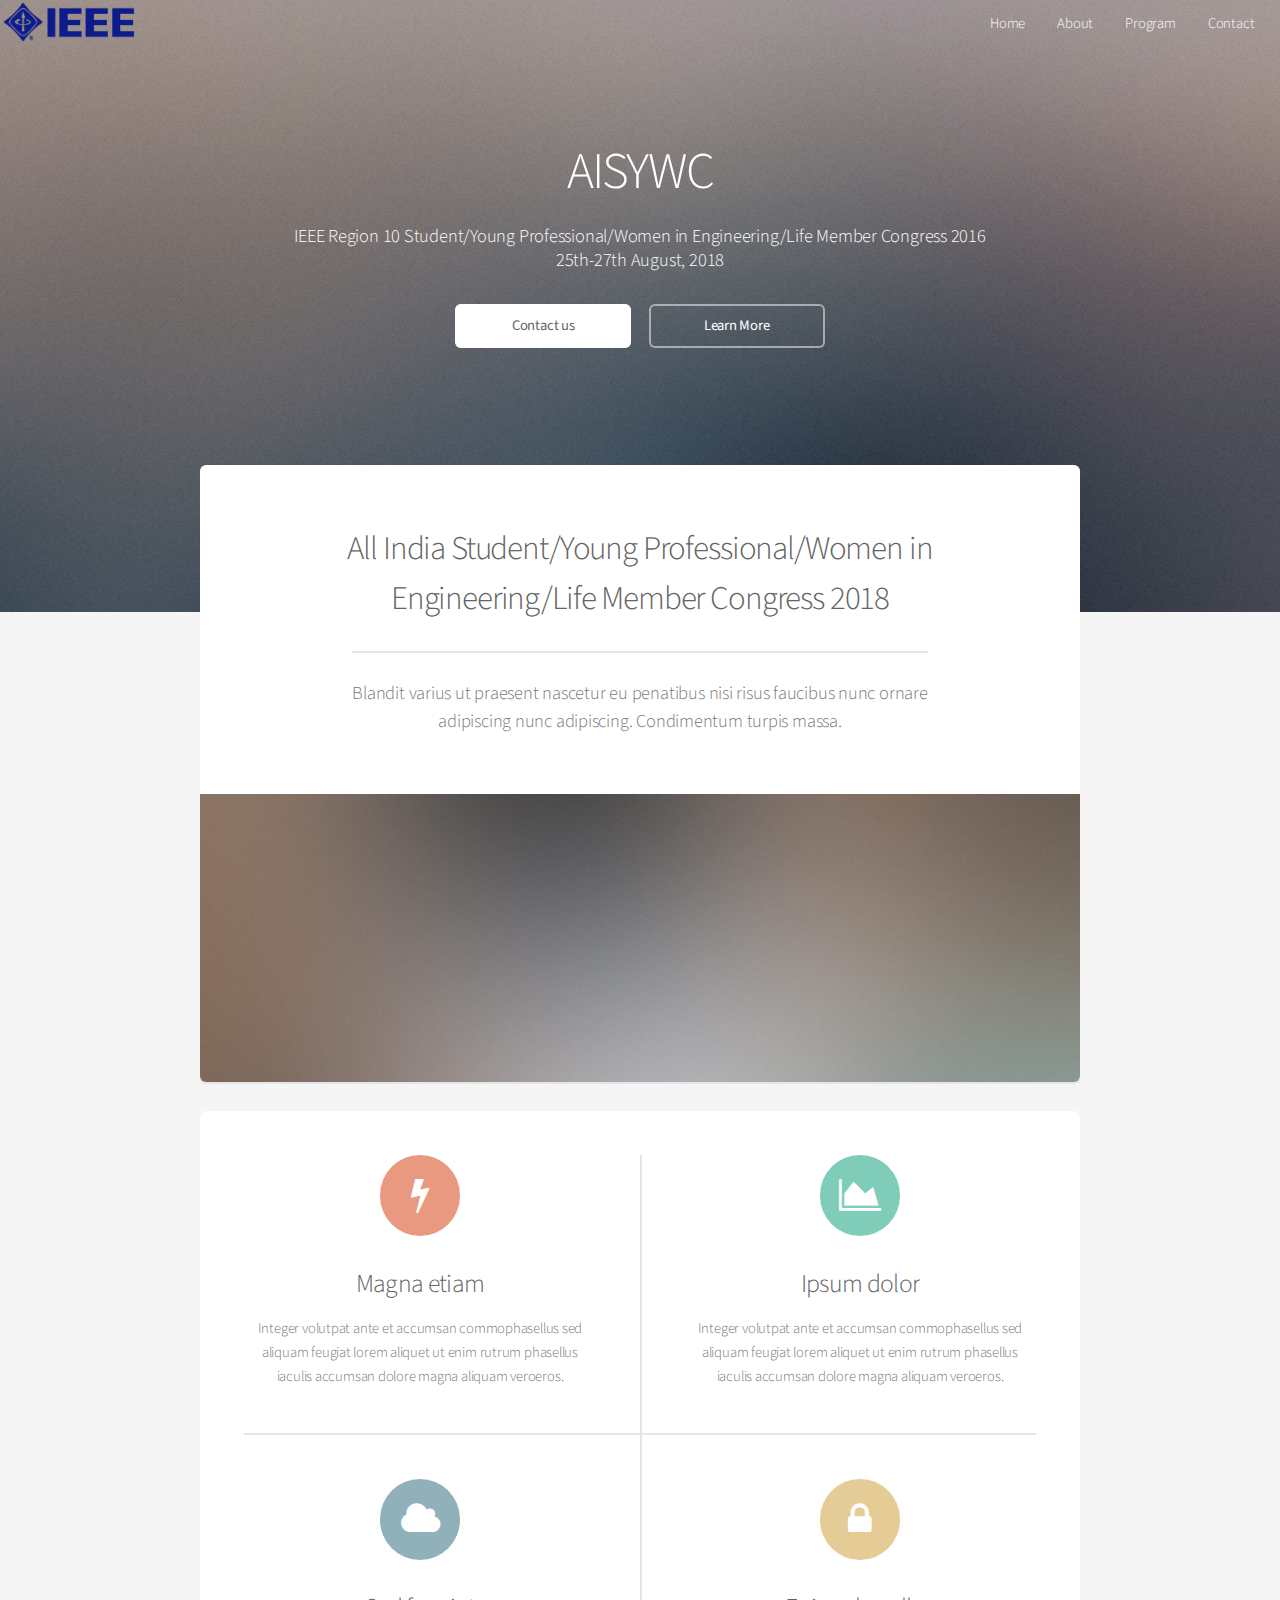
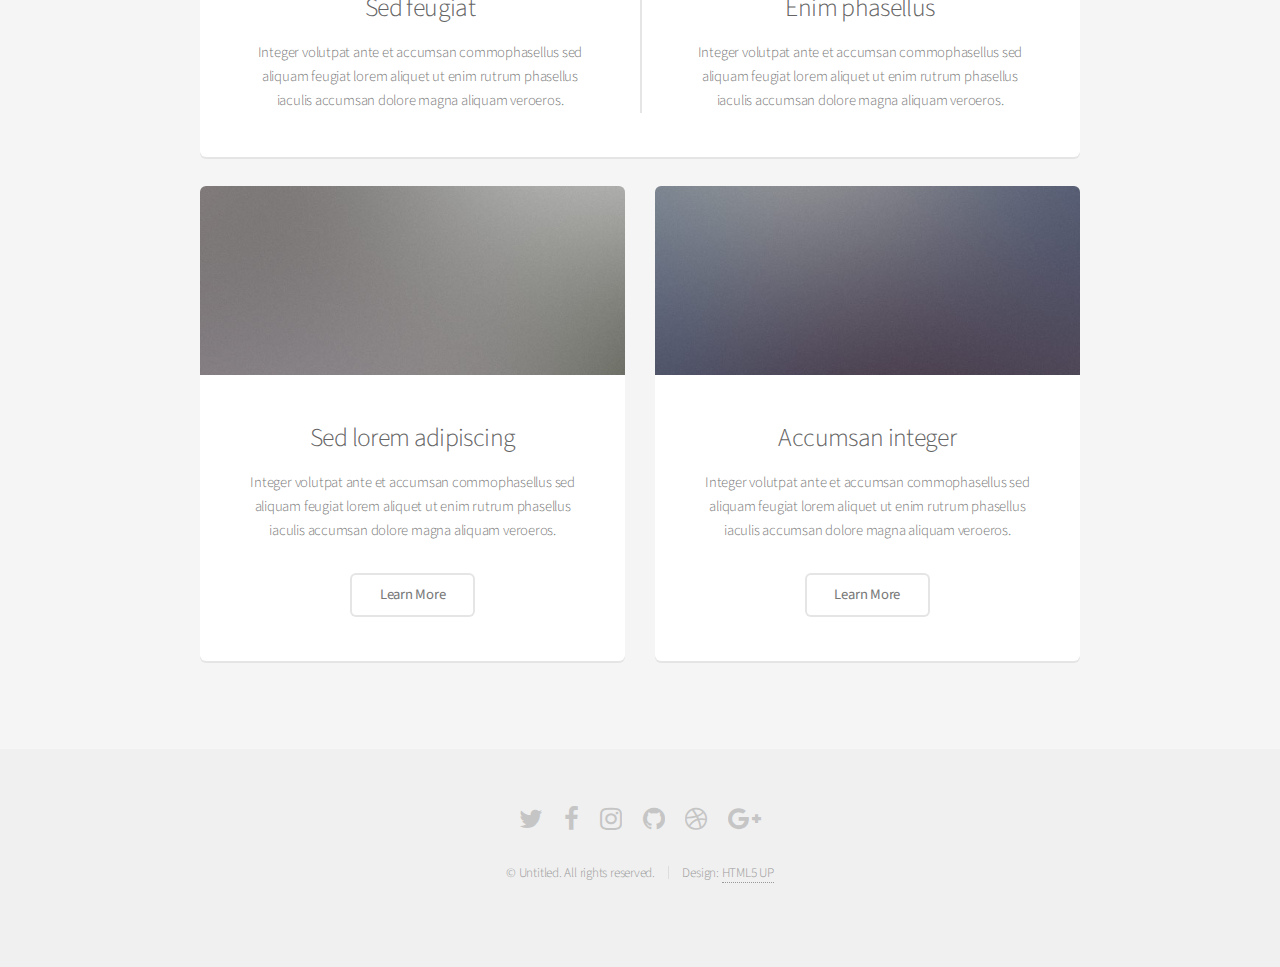
<file: option3/index.html>
<!DOCTYPE HTML>
<!--
	Alpha by HTML5 UP
	html5up.net | @ajlkn
	Free for personal and commercial use under the CCA 3.0 license (html5up.net/license)
-->
<html>
	<head>
		<title>IEEE R10 SYWLC</title>
		<meta charset="utf-8" />
		<meta name="viewport" content="width=device-width, initial-scale=1" />
		<!--[if lte IE 8]><script src="assets/js/ie/html5shiv.js"></script><![endif]-->
		<link rel="stylesheet" href="assets/css/main.css" />
		<!--[if lte IE 8]><link rel="stylesheet" href="assets/css/ie8.css" /><![endif]-->
	</head>
	<body class="landing">
		<div id="page-wrapper">

			<!-- Header -->
				<header id="header" class="alt">
					<a href="index.html"><img class="logo" src="images/logos/ieee.png" alt="logo" style="height: 45px"></a>

					<nav id="nav" class="navbar nav-transparent">
						<ul>
                            <li><a href="index.html">Home</a></li>
                            <li><a href="about.html">About</a></li>
                            <li><a href="#">Program</a>
                                <ul>
                                    <li><a href="agenda.html">Agenda</a></li>
                                    <li><a href="speakers.html">Speakers</a></li>
                                    <li><a href="organisers.html">Organisers</a></li>
                                </ul>
                            </li>
                            <li><a href="contact.html">Contact</a></li>
						</ul>
					</nav>
				</header>

			<!-- Banner -->
				<section id="banner">
					<h2>AISYWC</h2>
					<p>IEEE Region 10 Student/Young Professional/Women in Engineering/Life Member Congress 2016</br>
                        25th-27th August, 2018</p>
					<ul class="actions">
						<li><a href="contact.html" class="button special">Contact us</a></li>
						<li><a href="#" class="button">Learn More</a></li>
					</ul>
				</section>

			<!-- Main -->
				<section id="main" class="container">

					<section class="box special">
						<header class="major">
							<h2>All India Student/Young Professional/Women in Engineering/Life Member Congress 2018 </h2>
							<p>Blandit varius ut praesent nascetur eu penatibus nisi risus faucibus nunc ornare<br />
							adipiscing nunc adipiscing. Condimentum turpis massa.</p>
						</header>
						<span class="image featured"><img src="images/pic01.jpg" alt="" /></span>
					</section>

					<section class="box special features">
						<div class="features-row">
							<section>
								<span class="icon major fa-bolt accent2"></span>
								<h3>Magna etiam</h3>
								<p>Integer volutpat ante et accumsan commophasellus sed aliquam feugiat lorem aliquet ut enim rutrum phasellus iaculis accumsan dolore magna aliquam veroeros.</p>
							</section>
							<section>
								<span class="icon major fa-area-chart accent3"></span>
								<h3>Ipsum dolor</h3>
								<p>Integer volutpat ante et accumsan commophasellus sed aliquam feugiat lorem aliquet ut enim rutrum phasellus iaculis accumsan dolore magna aliquam veroeros.</p>
							</section>
						</div>
						<div class="features-row">
							<section>
								<span class="icon major fa-cloud accent4"></span>
								<h3>Sed feugiat</h3>
								<p>Integer volutpat ante et accumsan commophasellus sed aliquam feugiat lorem aliquet ut enim rutrum phasellus iaculis accumsan dolore magna aliquam veroeros.</p>
							</section>
							<section>
								<span class="icon major fa-lock accent5"></span>
								<h3>Enim phasellus</h3>
								<p>Integer volutpat ante et accumsan commophasellus sed aliquam feugiat lorem aliquet ut enim rutrum phasellus iaculis accumsan dolore magna aliquam veroeros.</p>
							</section>
						</div>
					</section>

					<div class="row">
						<div class="6u 12u(narrower)">

							<section class="box special">
								<span class="image featured"><img src="images/pic02.jpg" alt="" /></span>
								<h3>Sed lorem adipiscing</h3>
								<p>Integer volutpat ante et accumsan commophasellus sed aliquam feugiat lorem aliquet ut enim rutrum phasellus iaculis accumsan dolore magna aliquam veroeros.</p>
								<ul class="actions">
									<li><a href="#" class="button alt">Learn More</a></li>
								</ul>
							</section>

						</div>
						<div class="6u 12u(narrower)">

							<section class="box special">
								<span class="image featured"><img src="images/pic03.jpg" alt="" /></span>
								<h3>Accumsan integer</h3>
								<p>Integer volutpat ante et accumsan commophasellus sed aliquam feugiat lorem aliquet ut enim rutrum phasellus iaculis accumsan dolore magna aliquam veroeros.</p>
								<ul class="actions">
									<li><a href="#" class="button alt">Learn More</a></li>
								</ul>
							</section>

						</div>
					</div>

				</section>


			<!-- Footer -->
				<footer id="footer">
					<ul class="icons">
						<li><a href="#" class="icon fa-twitter"><span class="label">Twitter</span></a></li>
						<li><a href="#" class="icon fa-facebook"><span class="label">Facebook</span></a></li>
						<li><a href="#" class="icon fa-instagram"><span class="label">Instagram</span></a></li>
						<li><a href="#" class="icon fa-github"><span class="label">Github</span></a></li>
						<li><a href="#" class="icon fa-dribbble"><span class="label">Dribbble</span></a></li>
						<li><a href="#" class="icon fa-google-plus"><span class="label">Google+</span></a></li>
					</ul>
					<ul class="copyright">
						<li>&copy; Untitled. All rights reserved.</li><li>Design: <a href="http://html5up.net">HTML5 UP</a></li>
					</ul>
				</footer>

		</div>

		<!-- Scripts -->
			<script src="assets/js/jquery.min.js"></script>
			<script src="assets/js/jquery.dropotron.min.js"></script>
			<script src="assets/js/jquery.scrollgress.min.js"></script>
			<script src="assets/js/skel.min.js"></script>
			<script src="assets/js/util.js"></script>
			<!--[if lte IE 8]><script src="assets/js/ie/respond.min.js"></script><![endif]-->
			<script src="assets/js/main.js"></script>

	</body>
</html>
</file>
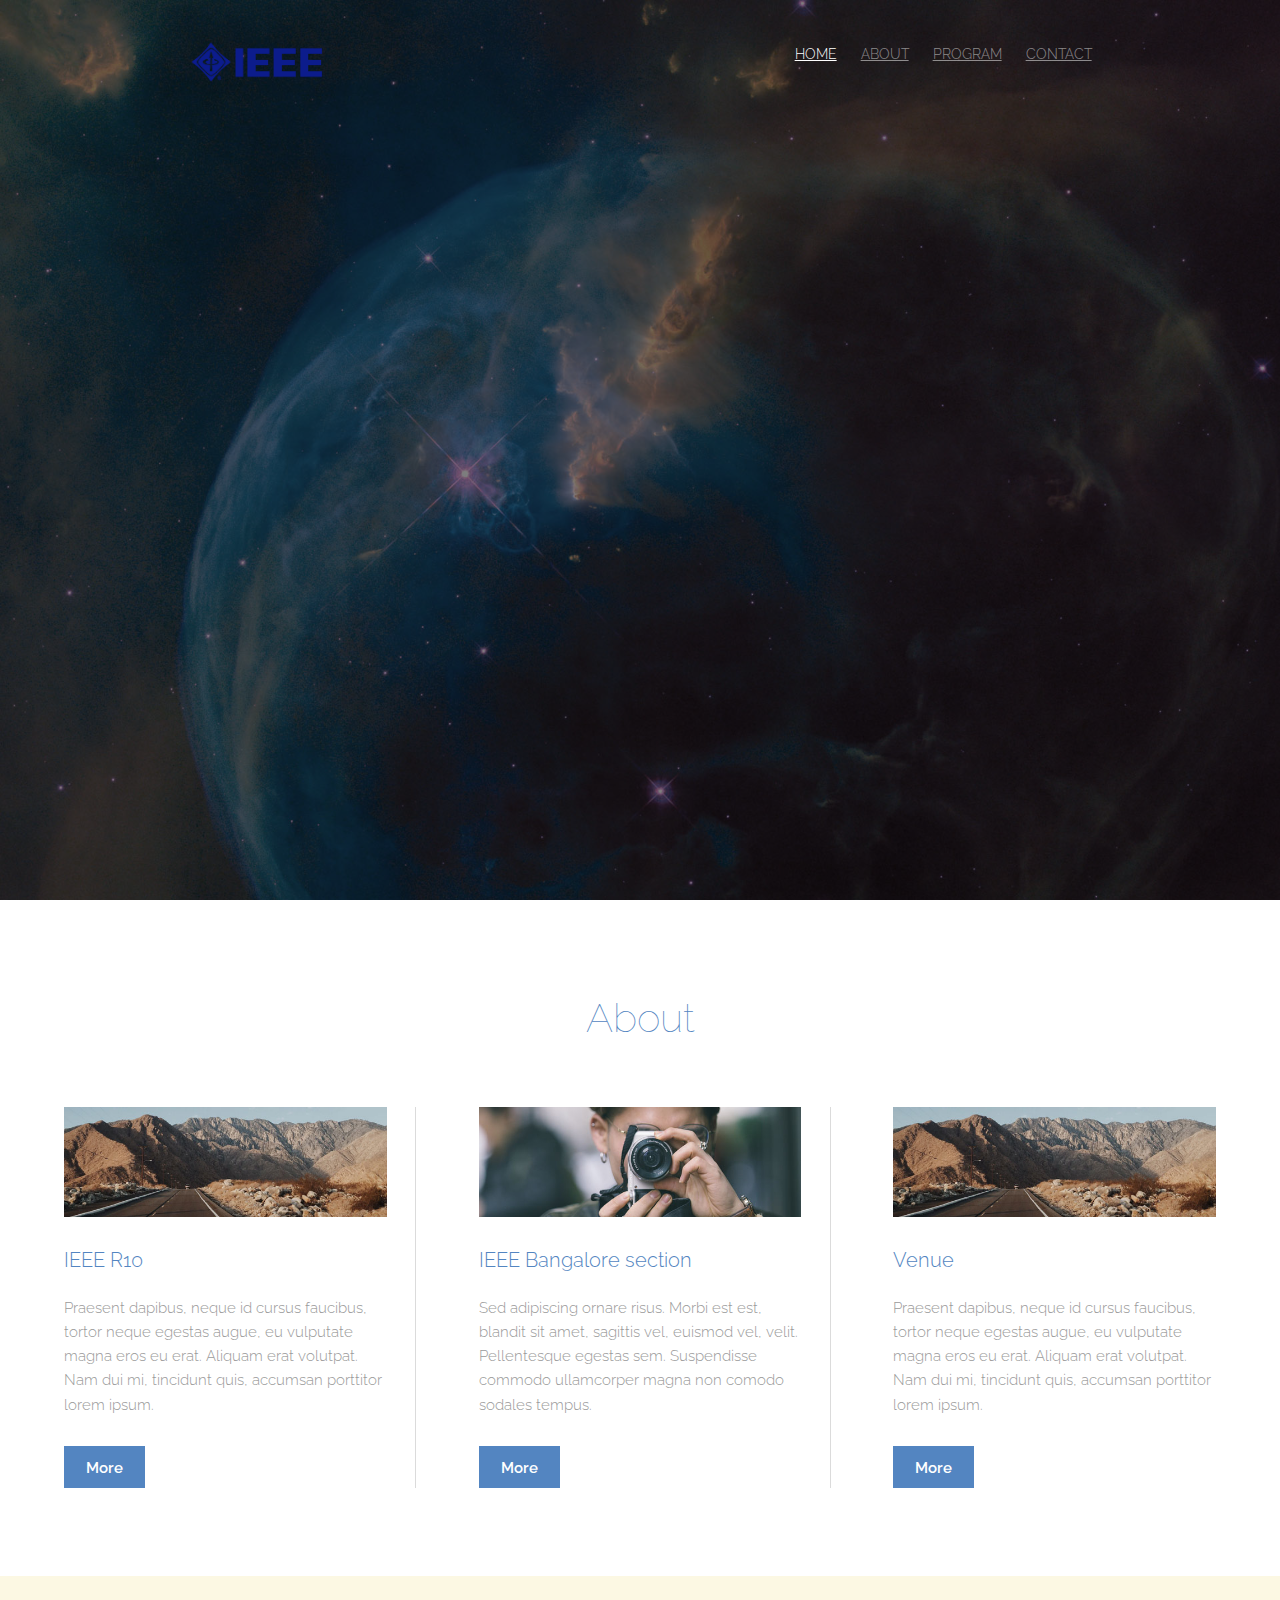
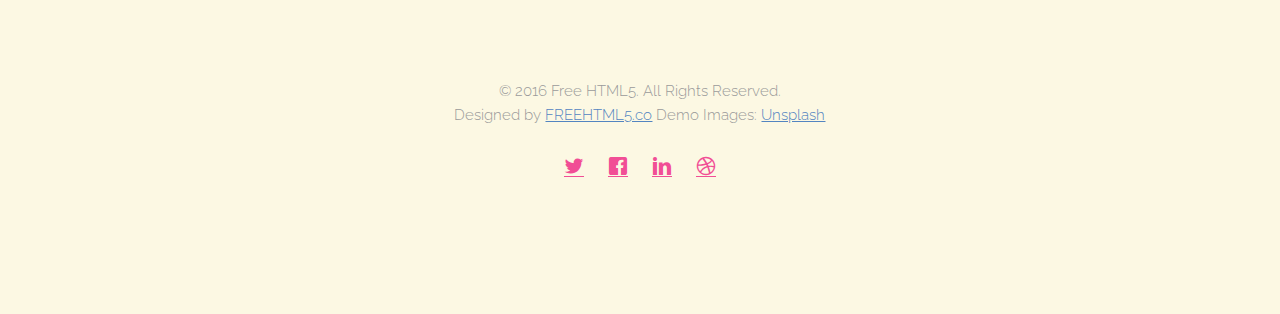
<file: option2/about.html>
<!DOCTYPE html>
<!--[if lt IE 7]>      <html class="no-js lt-ie9 lt-ie8 lt-ie7"> <![endif]-->
<!--[if IE 7]>         <html class="no-js lt-ie9 lt-ie8"> <![endif]-->
<!--[if IE 8]>         <html class="no-js lt-ie9"> <![endif]-->
<!--[if gt IE 8]><!--> <html class="no-js"> <!--<![endif]-->
	<head>
	<meta charset="utf-8">
	<meta http-equiv="X-UA-Compatible" content="IE=edge">
	<title>IEEE R10 SYWLC</title>
	<meta name="viewport" content="width=device-width, initial-scale=1">
	<meta name="description" content="Free HTML5 Template by FREEHTML5.CO" />
	<meta name="keywords" content="free html5, free template, free bootstrap, html5, css3, mobile first, responsive" />
	<meta name="author" content="FREEHTML5.CO" />

  <!-- 
	//////////////////////////////////////////////////////

	FREE HTML5 TEMPLATE 
	DESIGNED & DEVELOPED by FREEHTML5.CO
		
	Website: 		http://freehtml5.co/
	Email: 			info@freehtml5.co
	Twitter: 		http://twitter.com/fh5co
	Facebook: 		https://www.facebook.com/fh5co

	//////////////////////////////////////////////////////
	 -->

  	<!-- Facebook and Twitter integration -->
	<meta property="og:title" content=""/>
	<meta property="og:image" content=""/>
	<meta property="og:url" content=""/>
	<meta property="og:site_name" content=""/>
	<meta property="og:description" content=""/>
	<meta name="twitter:title" content="" />
	<meta name="twitter:image" content="" />
	<meta name="twitter:url" content="" />
	<meta name="twitter:card" content="" />

	<link href='https://fonts.googleapis.com/css?family=Work+Sans:400,300,600,400italic,700' rel='stylesheet' type='text/css'>
	<link href="https://fonts.googleapis.com/css?family=Sacramento" rel="stylesheet">
	
	<!-- Animate.css -->
	<link rel="stylesheet" href="css/animate.css">
	<!-- Icomoon Icon Fonts-->
	<link rel="stylesheet" href="css/icomoon.css">
	<!-- Bootstrap  -->
	<link rel="stylesheet" href="css/bootstrap.css">

	<!-- Magnific Popup -->
	<link rel="stylesheet" href="css/magnific-popup.css">

	<!-- Owl Carousel  -->
	<link rel="stylesheet" href="css/owl.carousel.min.css">
	<link rel="stylesheet" href="css/owl.theme.default.min.css">

	<!-- Theme style  -->
	<link rel="stylesheet" href="css/style.css">
	<link rel="stylesheet" href="css/main_abt.css">

	<!-- Modernizr JS -->
	<script src="js/modernizr-2.6.2.min.js"></script>
	<!-- FOR IE9 below -->
	<!--[if lt IE 9]>
	<script src="js/respond.min.js"></script>
	<![endif]-->

	</head>
	<body>
		
	<div class="fh5co-loader"></div>
	
	<div id="page">
        <nav class="fh5co-nav" role="navigation">
            <div class="container">
                <div class="row">
                    <div class="col-xs-2">
                        <div id="fh5co-logo"><a href="index.html"><img class="logo-alt" src="images/logos/ieee.png" alt="logo" style="height: 45px"></a></div>
                    </div>
                    <div class="col-xs-10 text-right menu-1">
                        <ul>
                            <li class="active"><a href="index.html">Home</a></li>
                            <li><a href="about.html">About</a></li>
                            <li class="has-dropdown">
                                <a href="program.html">Program</a>
                                <ul class="dropdown">
                                    <li><a href="program.html#agenda">Agenda</a></li>
                                    <li><a href="program.html#speakers">Speakers</a></li>
                                    <li><a href="program.html#organisers">Organisers</a></li>
                                </ul>
                            </li>
                            <li><a href="contact.html">Contact</a></li>
                        </ul>
                    </div>
                </div>

            </div>
        </nav>

        <header id="fh5co-header" class="fh5co-cover" role="banner" style="background-image:url(images/banner.jpg);" data-stellar-background-ratio="0.5">
            <div class="overlay"></div>
            <div class="container">
                <div class="row">
                    <div class="col-md-8 col-md-offset-2 text-center">
                        <div class="display-t">
                            <div class="display-tc animate-box" data-animate-effect="fadeIn">
                                <h1 class="white-text">AISYWC</h1>
                                <p class="white-text">IEEE Region 10 Student/Young Professional/Women in Engineering/Life Member Congress 2016</br>
                                    25th-27th August, 2018
                                </p>
                                <a href="contact.html" class="btn btn-danger">Contact</a>
                                <a href="#" class="btn btn-warning">Learn more</a>
                            </div>
                        </div>
                    </div>
                </div>
            </div>
        </header>
        <section class="wrapper special">
            <div class="inner">
                <header class="align-center">
                    <h2>About</h2>
                </header>
                <div class="flex flex-3">
                    <article>
                        <div class="image fit">
                            <img src="images/pic01.jpg" alt="Pic 01" />
                        </div>
                        <header>
                            <h3>IEEE R10</h3>
                        </header>
                        <p>Praesent dapibus, neque id cursus faucibus, tortor neque egestas augue, eu vulputate magna eros eu erat. Aliquam erat volutpat. Nam dui mi, tincidunt quis, accumsan porttitor lorem ipsum.</p>
                        <footer>
                            <a href="#" class="button special">More</a>
                        </footer>
                    </article>
                    <article>
                        <div class="image fit">
                            <img src="images/pic02.jpg" alt="Pic 02" />
                        </div>
                        <header>
                            <h3>IEEE Bangalore section</h3>
                        </header>
                        <p>Sed adipiscing ornare risus. Morbi est est, blandit sit amet, sagittis vel, euismod vel, velit. Pellentesque egestas sem. Suspendisse commodo ullamcorper magna non comodo sodales tempus.</p>
                        <footer>
                            <a href="#" class="button special">More</a>
                        </footer>
                    </article>
                    <article>
                        <div class="image fit">
                            <img src="images/pic01.jpg" alt="Pic 01" />
                        </div>
                        <header>
                            <h3>Venue</h3>
                        </header>
                        <p>Praesent dapibus, neque id cursus faucibus, tortor neque egestas augue, eu vulputate magna eros eu erat. Aliquam erat volutpat. Nam dui mi, tincidunt quis, accumsan porttitor lorem ipsum.</p>
                        <footer>
                            <a href="#" class="button special">More</a>
                        </footer>
                    </article>
                </div>
            </div>
        </section>

	<footer id="fh5co-footer" role="contentinfo" class="bg-warning">
		<div class="container">
			<div class="row copyright">
				<div class="col-md-12 text-center">
					<p>
						<small class="block">&copy; 2016 Free HTML5. All Rights Reserved.</small> 
						<small class="block">Designed by <a href="http://freehtml5.co/" target="_blank">FREEHTML5.co</a> Demo Images: <a href="http://unsplash.co/" target="_blank">Unsplash</a></small>
					</p>
					<p>
						<ul class="fh5co-social-icons">
							<li><a href="#"><i class="icon-twitter"></i></a></li>
							<li><a href="#"><i class="icon-facebook"></i></a></li>
							<li><a href="#"><i class="icon-linkedin"></i></a></li>
							<li><a href="#"><i class="icon-dribbble"></i></a></li>
						</ul>
					</p>
				</div>
			</div>

		</div>
	</footer>
	</div>

	<div class="gototop js-top">
		<a href="#" class="js-gotop"><i class="icon-arrow-up"></i></a>
	</div>
	
	<!-- jQuery -->
	<script src="js/jquery.min.js"></script>
	<!-- jQuery Easing -->
	<script src="js/jquery.easing.1.3.js"></script>
	<!-- Bootstrap -->
	<script src="js/bootstrap.min.js"></script>
	<!-- Waypoints -->
	<script src="js/jquery.waypoints.min.js"></script>
	<!-- Carousel -->
	<script src="js/owl.carousel.min.js"></script>
	<!-- countTo -->
	<script src="js/jquery.countTo.js"></script>

	<!-- Stellar -->
	<script src="js/jquery.stellar.min.js"></script>
	<!-- Magnific Popup -->
	<script src="js/jquery.magnific-popup.min.js"></script>
	<script src="js/magnific-popup-options.js"></script>

	<!-- Main -->
	<script src="js/main.js"></script>
	<script src="js/main_abt.js"></script>

	</body>
</html>
</file>
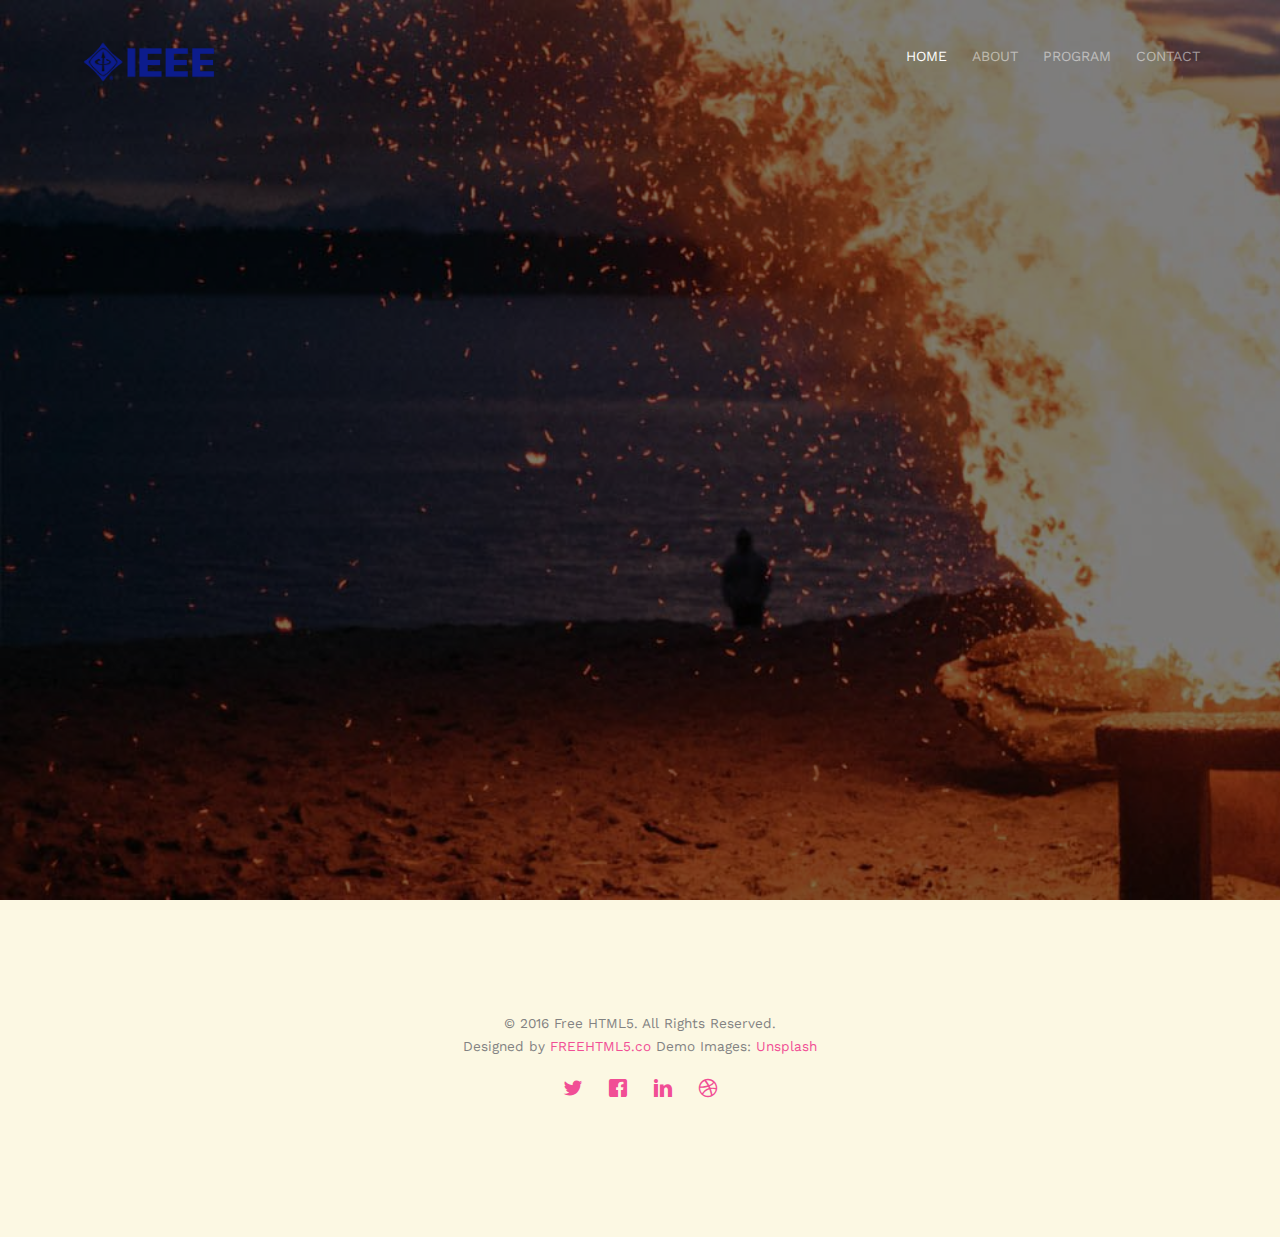
<file: option2/contact.html>
<!DOCTYPE html>
<!--[if lt IE 7]>      <html class="no-js lt-ie9 lt-ie8 lt-ie7"> <![endif]-->
<!--[if IE 7]>         <html class="no-js lt-ie9 lt-ie8"> <![endif]-->
<!--[if IE 8]>         <html class="no-js lt-ie9"> <![endif]-->
<!--[if gt IE 8]><!--> <html class="no-js"> <!--<![endif]-->
<head>
	<meta charset="utf-8">
	<meta http-equiv="X-UA-Compatible" content="IE=edge">
	<title>IEEE R10 SYWLC</title>
	<meta name="viewport" content="width=device-width, initial-scale=1">
	<meta name="description" content="Free HTML5 Template by FREEHTML5.CO" />
	<meta name="keywords" content="free html5, free template, free bootstrap, html5, css3, mobile first, responsive" />
	<meta name="author" content="FREEHTML5.CO" />

	<!--
      //////////////////////////////////////////////////////

      FREE HTML5 TEMPLATE
      DESIGNED & DEVELOPED by FREEHTML5.CO

      Website: 		http://freehtml5.co/
      Email: 			info@freehtml5.co
      Twitter: 		http://twitter.com/fh5co
      Facebook: 		https://www.facebook.com/fh5co

      //////////////////////////////////////////////////////
       -->

	<!-- Facebook and Twitter integration -->
	<meta property="og:title" content=""/>
	<meta property="og:image" content=""/>
	<meta property="og:url" content=""/>
	<meta property="og:site_name" content=""/>
	<meta property="og:description" content=""/>
	<meta name="twitter:title" content="" />
	<meta name="twitter:image" content="" />
	<meta name="twitter:url" content="" />
	<meta name="twitter:card" content="" />

	<link href='https://fonts.googleapis.com/css?family=Work+Sans:400,300,600,400italic,700' rel='stylesheet' type='text/css'>
	<link href="https://fonts.googleapis.com/css?family=Sacramento" rel="stylesheet">

	<!-- Animate.css -->
	<link rel="stylesheet" href="css/animate.css">
	<!-- Icomoon Icon Fonts-->
	<link rel="stylesheet" href="css/icomoon.css">
	<!-- Bootstrap  -->
	<link rel="stylesheet" href="css/bootstrap.css">

	<!-- Magnific Popup -->
	<link rel="stylesheet" href="css/magnific-popup.css">

	<!-- Owl Carousel  -->
	<link rel="stylesheet" href="css/owl.carousel.min.css">
	<link rel="stylesheet" href="css/owl.theme.default.min.css">

	<!-- Theme style  -->
	<link rel="stylesheet" href="css/style.css">

	<!-- Modernizr JS -->
	<script src="js/modernizr-2.6.2.min.js"></script>
	<!-- FOR IE9 below -->
	<!--[if lt IE 9]>
	<script src="js/respond.min.js"></script>
	<![endif]-->

</head>
<body>

<div class="fh5co-loader"></div>

<div id="page">
	<nav class="fh5co-nav" role="navigation">
		<div class="container">
			<div class="row">
				<div class="col-xs-2">
					<div id="fh5co-logo"><a href="index.html"><img class="logo-alt" src="images/logos/ieee.png" alt="logo" style="height: 45px"></a></div>
				</div>
				<div class="col-xs-10 text-right menu-1">
					<ul>
						<li class="active"><a href="index.html">Home</a></li>
						<li><a href="about.html">About</a></li>
						<li class="has-dropdown">
							<a href="program.html">Program</a>
							<ul class="dropdown">
								<li><a href="program.html#agenda">Agenda</a></li>
								<li><a href="program.html#speakers">Speakers</a></li>
								<li><a href="program.html#organisers">Organisers</a></li>
							</ul>
						</li>
						<li><a href="contact.html">Contact</a></li>
					</ul>
				</div>
			</div>

		</div>
	</nav>

	<header id="fh5co-header" class="fh5co-cover" role="banner" style="background-image:url(images/header-bg.jpg);" data-stellar-background-ratio="0.5">
		<div class="overlay"></div>
		<div class="container">
			<div class="row">
				<div class="col-md-8 col-md-offset-2 text-center">
					<div class="display-t">
						<div class="display-tc animate-box" data-animate-effect="fadeIn">
							<h1 class="white-text">AISYWC</h1>
							<p class="white-text">IEEE Region 10 Student/Young Professional/Women in Engineering/Life Member Congress 2016</br>
								25th-27th August, 2018
							</p>
							<a href="contact.html" class="btn btn-danger">Contact</a>
							<a href="#" class="btn btn-warning">Learn more</a><br><br><br>
							<div class="simply-countdown simply-countdown-one"></div>
						</div>
					</div>
				</div>
			</div>
		</div>
	</header>
	<footer id="fh5co-footer" class="bg-warning" role="contentinfo">
		<div class="container">

			<div class="row copyright">
				<div class="col-md-12 text-center">
					<p>
						<small class="block">&copy; 2016 Free HTML5. All Rights Reserved.</small>
						<small class="block">Designed by <a href="http://freehtml5.co/" target="_blank">FREEHTML5.co</a> Demo Images: <a href="http://unsplash.co/" target="_blank">Unsplash</a></small>
					</p>
					<p>
					<ul class="fh5co-social-icons">
						<li><a href="#"><i class="icon-twitter"></i></a></li>
						<li><a href="#"><i class="icon-facebook"></i></a></li>
						<li><a href="#"><i class="icon-linkedin"></i></a></li>
						<li><a href="#"><i class="icon-dribbble"></i></a></li>
					</ul>
					</p>
				</div>
			</div>

		</div>
	</footer>
</div>

<div class="gototop js-top">
	<a href="#" class="js-gotop"><i class="icon-arrow-up"></i></a>
</div>

<!-- jQuery -->
<script src="js/jquery.min.js"></script>
<!-- jQuery Easing -->
<script src="js/jquery.easing.1.3.js"></script>
<!-- Bootstrap -->
<script src="js/bootstrap.min.js"></script>
<!-- Waypoints -->
<script src="js/jquery.waypoints.min.js"></script>
<!-- Carousel -->
<script src="js/owl.carousel.min.js"></script>
<!-- countTo -->
<script src="js/jquery.countTo.js"></script>

<!-- Stellar -->
<script src="js/jquery.stellar.min.js"></script>
<!-- Magnific Popup -->
<script src="js/jquery.magnific-popup.min.js"></script>
<script src="js/magnific-popup-options.js"></script>

<!-- // <script src="https://cdnjs.cloudflare.com/ajax/libs/prism/0.0.1/prism.min.js"></script> -->
<script src="js/simplyCountdown.js"></script>
<!-- Main -->
<script src="js/main.js"></script>

<script>
    var d = new Date(new Date().getTime() + 200 * 120 * 120 * 2000);

    // default example
    simplyCountdown('.simply-countdown-one', {
        year: d.getFullYear(),
        month: d.getMonth() + 1,
        day: d.getDate()
    });

    //jQuery example
    $('#simply-countdown-losange').simplyCountdown({
        year: d.getFullYear(),
        month: d.getMonth() + 1,
        day: d.getDate(),
        enableUtc: false
    });
</script>

</body>
</html>
</file>
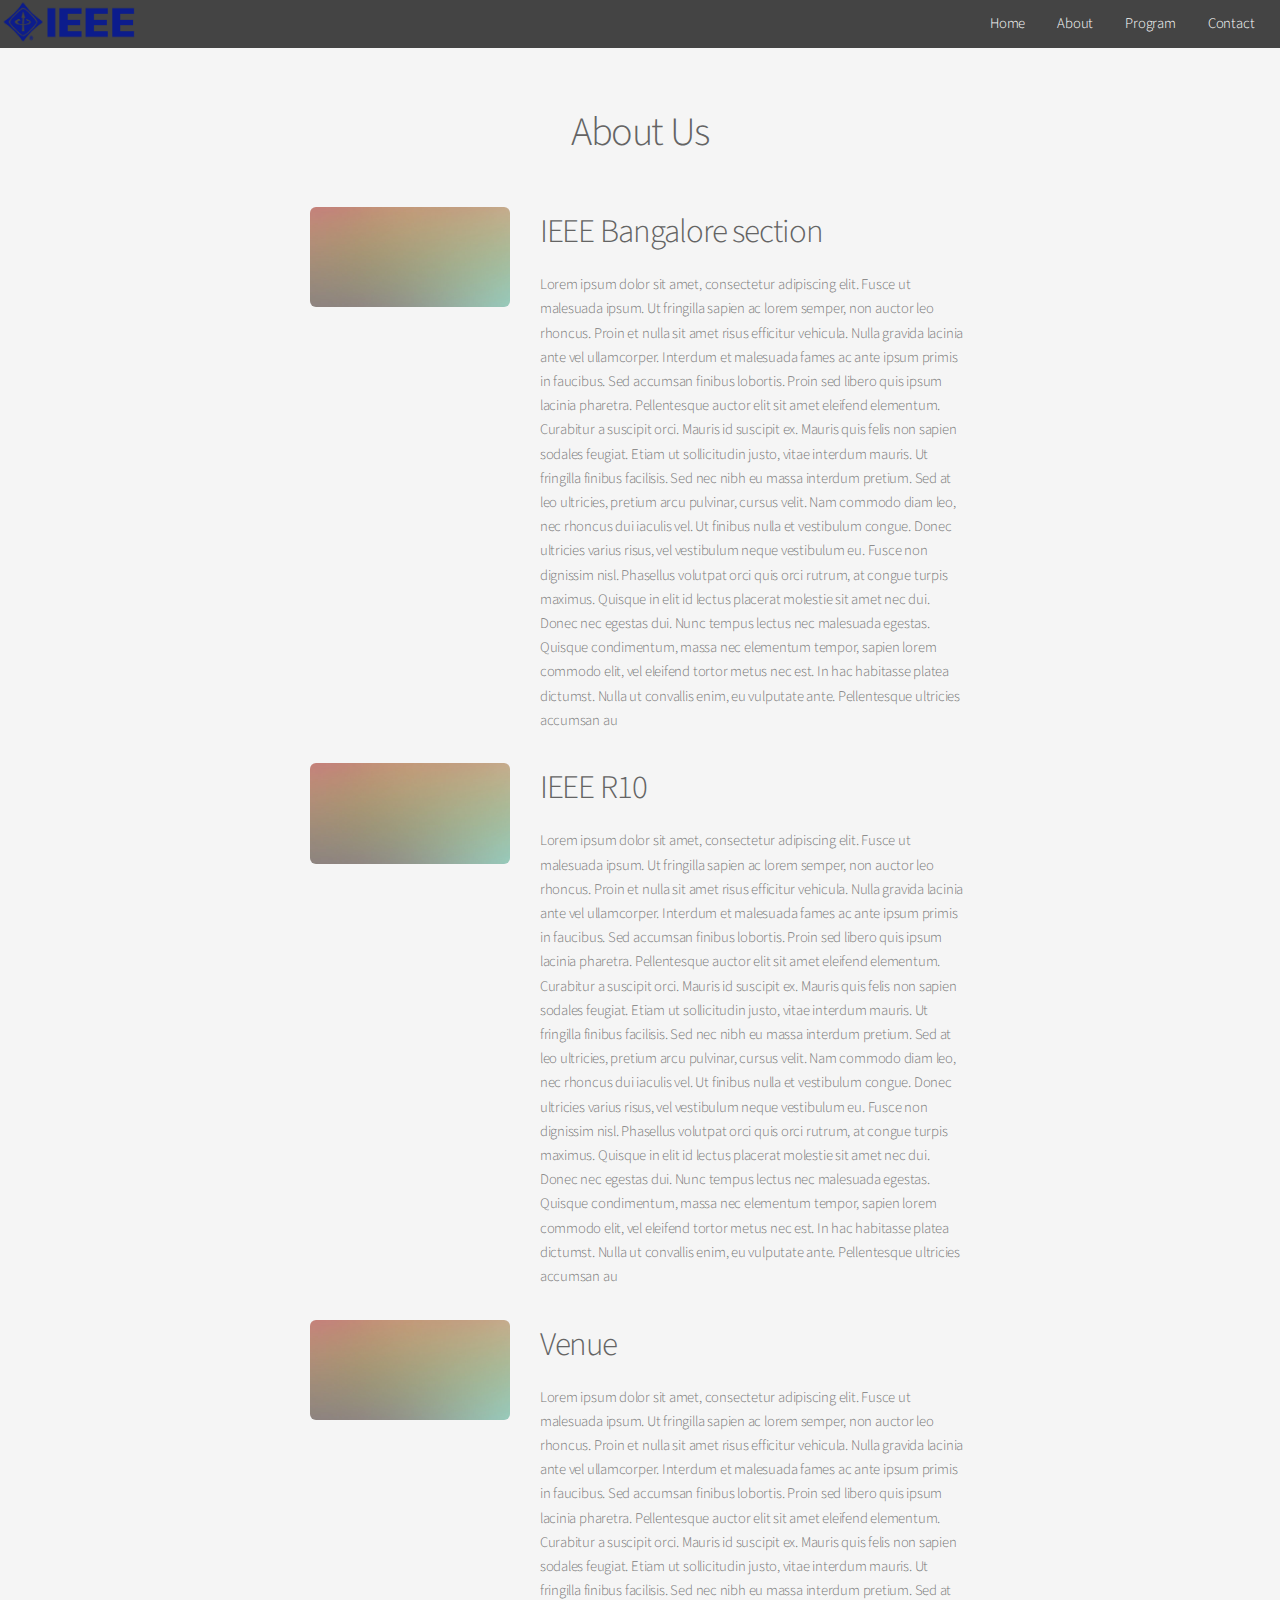
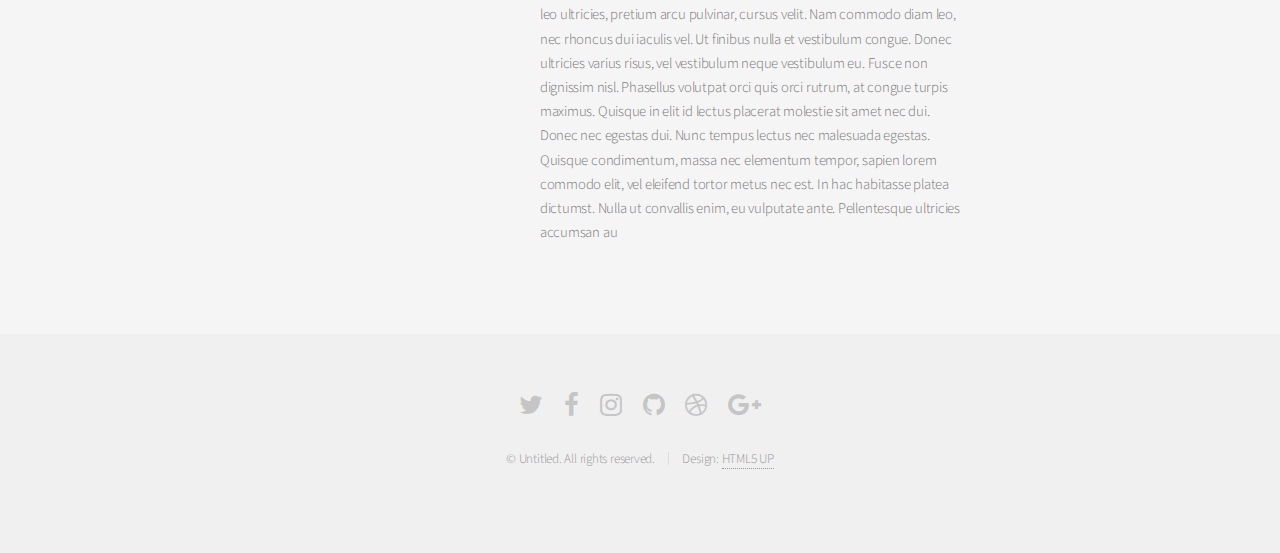
<file: option3/about.html>
<!DOCTYPE HTML>
<!--
	Alpha by HTML5 UP
	html5up.net | @ajlkn
	Free for personal and commercial use under the CCA 3.0 license (html5up.net/license)
-->
<html>
<head>
    <title>Contact - Alpha by HTML5 UP</title>
    <meta charset="utf-8" />
    <meta name="viewport" content="width=device-width, initial-scale=1" />
    <!--[if lte IE 8]><script src="assets/js/ie/html5shiv.js"></script><![endif]-->
    <link rel="stylesheet" href="assets/css/main.css" />
    <!--[if lte IE 8]><link rel="stylesheet" href="assets/css/ie8.css" /><![endif]-->
</head>
<body>
<div id="page-wrapper">

    <!-- Header -->
    <header id="header">
        <a href="index.html"><img class="logo" src="images/logos/ieee.png" alt="logo" style="height: 45px"></a>

        <nav id="nav">
            <ul>
                <li><a href="index.html">Home</a></li>
                <li><a href="about.html">About</a></li>
                <li><a href="#">Program</a>
                    <ul>
                        <li><a href="agenda.html">Agenda</a></li>
                        <li><a href="speakers.html">Speakers</a></li>
                        <li><a href="organisers.html">Organisers</a></li>
                    </ul>
                </li>
                <li><a href="contact.html">Contact</a></li>
            </ul>
        </nav>
    </header>

    <!-- Main -->
    <section id="main" class="container 75%">
        <header>
            <h2>About Us</h2>
        </header>
            <div class="box alt">
                <div class="row no-collapse uniform">
                    <div class="4u"><span class="image fit"><img src="images/pic04.jpg" alt="" /></span></div>
                    <div class="8u">
                        <div><h2>IEEE Bangalore section</h2></div>
                        Lorem ipsum dolor sit amet, consectetur adipiscing elit. Fusce ut malesuada ipsum. Ut fringilla sapien ac lorem semper, non auctor leo rhoncus. Proin et nulla sit amet risus efficitur vehicula. Nulla gravida lacinia ante vel ullamcorper. Interdum et malesuada fames ac ante ipsum primis in faucibus. Sed accumsan finibus lobortis. Proin sed libero quis ipsum lacinia pharetra. Pellentesque auctor elit sit amet eleifend elementum. Curabitur a suscipit orci. Mauris id suscipit ex. Mauris quis felis non sapien sodales feugiat. Etiam ut sollicitudin justo, vitae interdum mauris.
                        Ut fringilla finibus facilisis. Sed nec nibh eu massa interdum pretium. Sed at leo ultricies, pretium arcu pulvinar, cursus velit. Nam commodo diam leo, nec rhoncus dui iaculis vel. Ut finibus nulla et vestibulum congue. Donec ultricies varius risus, vel vestibulum neque vestibulum eu. Fusce non dignissim nisl. Phasellus volutpat orci quis orci rutrum, at congue turpis maximus. Quisque in elit id lectus placerat molestie sit amet nec dui. Donec nec egestas dui. Nunc tempus lectus nec malesuada egestas. Quisque condimentum, massa nec elementum tempor, sapien lorem commodo elit, vel eleifend tortor metus nec est. In hac habitasse platea dictumst. Nulla ut convallis enim, eu vulputate ante. Pellentesque ultricies accumsan au
                </div>
            </div>
            </div>
            <div class="box alt">
                <div class="row no-collapse uniform">
                    <div class="4u"><span class="image fit"><img src="images/pic04.jpg" alt="" /></span></div>
                    <div class="8u">
                        <div><h2>IEEE R10</h2></div>
                        Lorem ipsum dolor sit amet, consectetur adipiscing elit. Fusce ut malesuada ipsum. Ut fringilla sapien ac lorem semper, non auctor leo rhoncus. Proin et nulla sit amet risus efficitur vehicula. Nulla gravida lacinia ante vel ullamcorper. Interdum et malesuada fames ac ante ipsum primis in faucibus. Sed accumsan finibus lobortis. Proin sed libero quis ipsum lacinia pharetra. Pellentesque auctor elit sit amet eleifend elementum. Curabitur a suscipit orci. Mauris id suscipit ex. Mauris quis felis non sapien sodales feugiat. Etiam ut sollicitudin justo, vitae interdum mauris.
                        Ut fringilla finibus facilisis. Sed nec nibh eu massa interdum pretium. Sed at leo ultricies, pretium arcu pulvinar, cursus velit. Nam commodo diam leo, nec rhoncus dui iaculis vel. Ut finibus nulla et vestibulum congue. Donec ultricies varius risus, vel vestibulum neque vestibulum eu. Fusce non dignissim nisl. Phasellus volutpat orci quis orci rutrum, at congue turpis maximus. Quisque in elit id lectus placerat molestie sit amet nec dui. Donec nec egestas dui. Nunc tempus lectus nec malesuada egestas. Quisque condimentum, massa nec elementum tempor, sapien lorem commodo elit, vel eleifend tortor metus nec est. In hac habitasse platea dictumst. Nulla ut convallis enim, eu vulputate ante. Pellentesque ultricies accumsan au
                </div>
            </div>
            </div>
            <div class="box alt">
                <div class="row no-collapse uniform">
                    <div class="4u"><span class="image fit"><img src="images/pic04.jpg" alt="" /></span></div>
                    <div class="8u">
                        <div><h2>Venue</h2></div>
                        Lorem ipsum dolor sit amet, consectetur adipiscing elit. Fusce ut malesuada ipsum. Ut fringilla sapien ac lorem semper, non auctor leo rhoncus. Proin et nulla sit amet risus efficitur vehicula. Nulla gravida lacinia ante vel ullamcorper. Interdum et malesuada fames ac ante ipsum primis in faucibus. Sed accumsan finibus lobortis. Proin sed libero quis ipsum lacinia pharetra. Pellentesque auctor elit sit amet eleifend elementum. Curabitur a suscipit orci. Mauris id suscipit ex. Mauris quis felis non sapien sodales feugiat. Etiam ut sollicitudin justo, vitae interdum mauris.
                        Ut fringilla finibus facilisis. Sed nec nibh eu massa interdum pretium. Sed at leo ultricies, pretium arcu pulvinar, cursus velit. Nam commodo diam leo, nec rhoncus dui iaculis vel. Ut finibus nulla et vestibulum congue. Donec ultricies varius risus, vel vestibulum neque vestibulum eu. Fusce non dignissim nisl. Phasellus volutpat orci quis orci rutrum, at congue turpis maximus. Quisque in elit id lectus placerat molestie sit amet nec dui. Donec nec egestas dui. Nunc tempus lectus nec malesuada egestas. Quisque condimentum, massa nec elementum tempor, sapien lorem commodo elit, vel eleifend tortor metus nec est. In hac habitasse platea dictumst. Nulla ut convallis enim, eu vulputate ante. Pellentesque ultricies accumsan au
                </div>
            </div>
            </div>
    </section>

    <!-- Footer -->
    <footer id="footer">
        <ul class="icons">
            <li><a href="#" class="icon fa-twitter"><span class="label">Twitter</span></a></li>
            <li><a href="#" class="icon fa-facebook"><span class="label">Facebook</span></a></li>
            <li><a href="#" class="icon fa-instagram"><span class="label">Instagram</span></a></li>
            <li><a href="#" class="icon fa-github"><span class="label">Github</span></a></li>
            <li><a href="#" class="icon fa-dribbble"><span class="label">Dribbble</span></a></li>
            <li><a href="#" class="icon fa-google-plus"><span class="label">Google+</span></a></li>
        </ul>
        <ul class="copyright">
            <li>&copy; Untitled. All rights reserved.</li><li>Design: <a href="http://html5up.net">HTML5 UP</a></li>
        </ul>
    </footer>

</div>

<!-- Scripts -->
<script src="assets/js/jquery.min.js"></script>
<script src="assets/js/jquery.dropotron.min.js"></script>
<script src="assets/js/jquery.scrollgress.min.js"></script>
<script src="assets/js/skel.min.js"></script>
<script src="assets/js/util.js"></script>
<!--[if lte IE 8]><script src="assets/js/ie/respond.min.js"></script><![endif]-->
<script src="assets/js/main.js"></script>

</body>
</html>
</file>
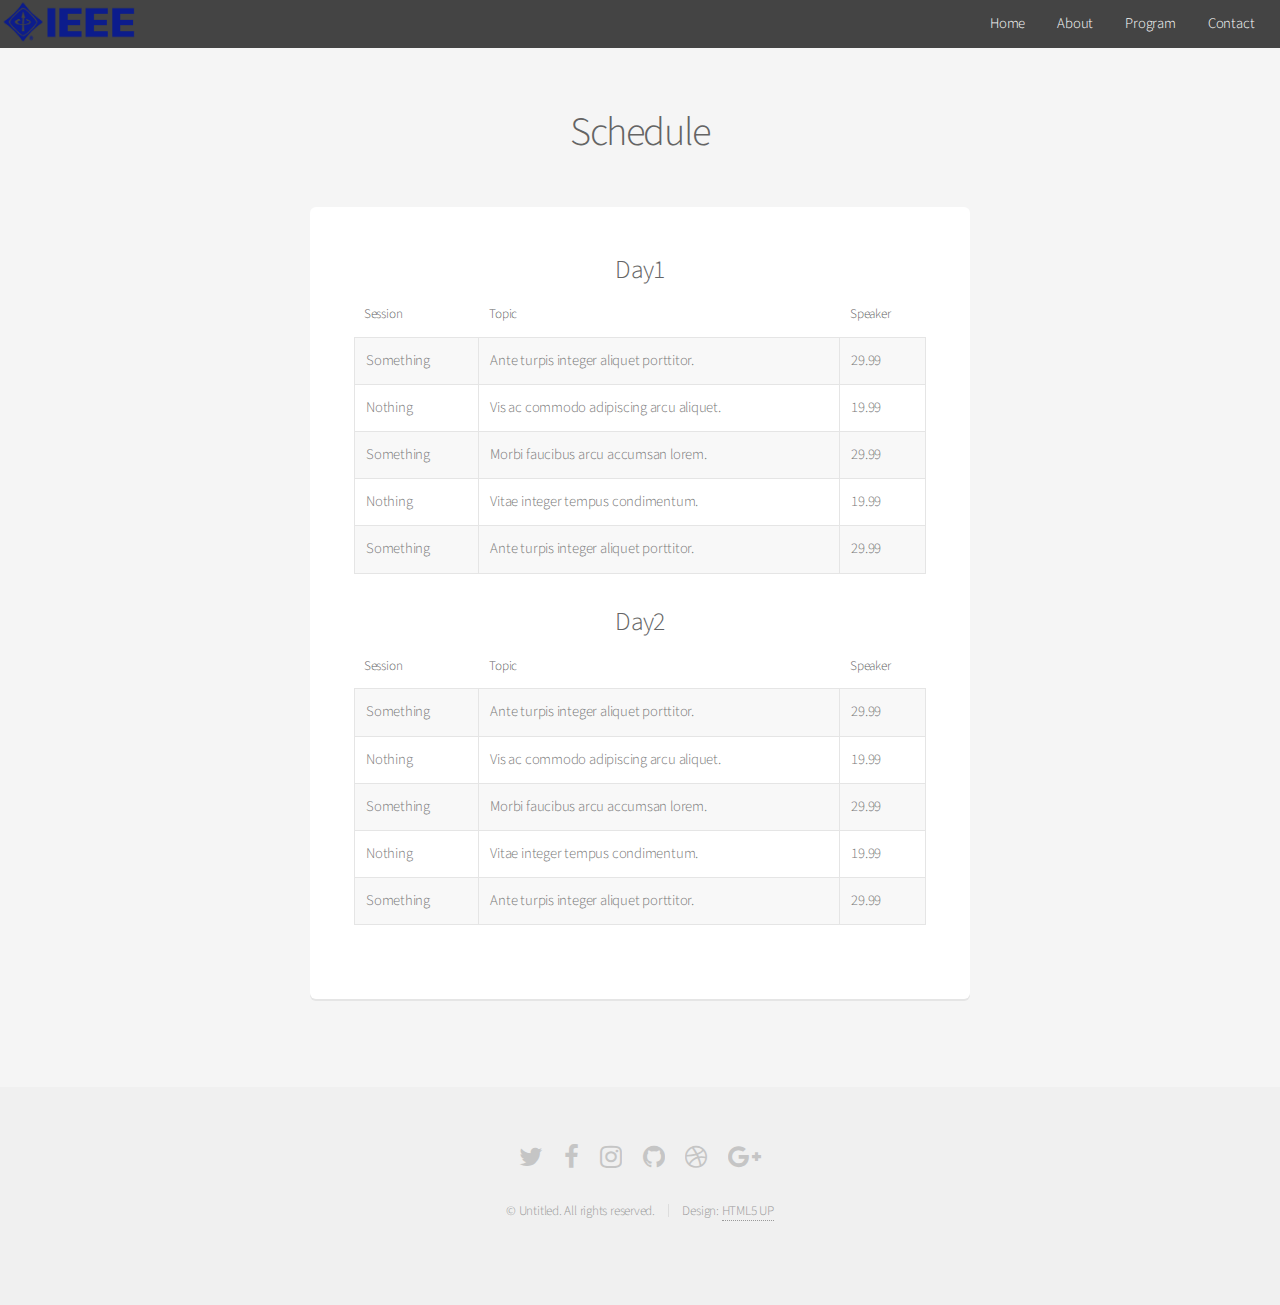
<file: option3/agenda.html>
<!DOCTYPE HTML>
<!--
	Alpha by HTML5 UP
	html5up.net | @ajlkn
	Free for personal and commercial use under the CCA 3.0 license (html5up.net/license)
-->
<html>
<head>
    <title>Contact - Alpha by HTML5 UP</title>
    <meta charset="utf-8" />
    <meta name="viewport" content="width=device-width, initial-scale=1" />
    <!--[if lte IE 8]><script src="assets/js/ie/html5shiv.js"></script><![endif]-->
    <link rel="stylesheet" href="assets/css/main.css" />
    <!--[if lte IE 8]><link rel="stylesheet" href="assets/css/ie8.css" /><![endif]-->
</head>
<body>
<div id="page-wrapper">

    <!-- Header -->
    <header id="header">
        <a href="index.html"><img class="logo" src="images/logos/ieee.png" alt="logo" style="height: 45px"></a>

        <nav id="nav">
            <ul>
                <li><a href="index.html">Home</a></li>
                <li><a href="about.html">About</a></li>
                <li><a href="#">Program</a>
                    <ul>
                        <li><a href="agenda.html">Agenda</a></li>
                        <li><a href="speakers.html">Speakers</a></li>
                        <li><a href="organisers.html">Organisers</a></li>
                    </ul>
                </li>
                <li><a href="contact.html">Contact</a></li>
            </ul>
        </nav>
    </header>

    <!-- Main -->
    <section id="main" class="container 75%">
        <header>
            <h2>Schedule</h2>
        </header>
        <div class="box">
            <h3 class="align-center">Day1</h3>
            <div class="table-wrapper">
                <table class="alt">
                    <thead>
                    <tr>
                        <th>Session</th>
                        <th>Topic</th>
                        <th>Speaker</th>
                    </tr>
                    </thead>
                    <tbody>
                    <tr>
                        <td>Something</td>
                        <td>Ante turpis integer aliquet porttitor.</td>
                        <td>29.99</td>
                    </tr>
                    <tr>
                        <td>Nothing</td>
                        <td>Vis ac commodo adipiscing arcu aliquet.</td>
                        <td>19.99</td>
                    </tr>
                    <tr>
                        <td>Something</td>
                        <td> Morbi faucibus arcu accumsan lorem.</td>
                        <td>29.99</td>
                    </tr>
                    <tr>
                        <td>Nothing</td>
                        <td>Vitae integer tempus condimentum.</td>
                        <td>19.99</td>
                    </tr>
                    <tr>
                        <td>Something</td>
                        <td>Ante turpis integer aliquet porttitor.</td>
                        <td>29.99</td>
                    </tr>
                    </tbody>
                </table>
            </div>

            <h3 class="align-center">Day2</h3>
            <div class="table-wrapper">
                <table class="alt">
                    <thead>
                    <tr>
                        <th>Session</th>
                        <th>Topic</th>
                        <th>Speaker</th>
                    </tr>
                    </thead>
                    <tbody>
                    <tr>
                        <td>Something</td>
                        <td>Ante turpis integer aliquet porttitor.</td>
                        <td>29.99</td>
                    </tr>
                    <tr>
                        <td>Nothing</td>
                        <td>Vis ac commodo adipiscing arcu aliquet.</td>
                        <td>19.99</td>
                    </tr>
                    <tr>
                        <td>Something</td>
                        <td> Morbi faucibus arcu accumsan lorem.</td>
                        <td>29.99</td>
                    </tr>
                    <tr>
                        <td>Nothing</td>
                        <td>Vitae integer tempus condimentum.</td>
                        <td>19.99</td>
                    </tr>
                    <tr>
                        <td>Something</td>
                        <td>Ante turpis integer aliquet porttitor.</td>
                        <td>29.99</td>
                    </tr>
                    </tbody>
                </table>
            </div>
        </div>
    </section>

    <!-- Footer -->
    <footer id="footer">
        <ul class="icons">
            <li><a href="#" class="icon fa-twitter"><span class="label">Twitter</span></a></li>
            <li><a href="#" class="icon fa-facebook"><span class="label">Facebook</span></a></li>
            <li><a href="#" class="icon fa-instagram"><span class="label">Instagram</span></a></li>
            <li><a href="#" class="icon fa-github"><span class="label">Github</span></a></li>
            <li><a href="#" class="icon fa-dribbble"><span class="label">Dribbble</span></a></li>
            <li><a href="#" class="icon fa-google-plus"><span class="label">Google+</span></a></li>
        </ul>
        <ul class="copyright">
            <li>&copy; Untitled. All rights reserved.</li><li>Design: <a href="http://html5up.net">HTML5 UP</a></li>
        </ul>
    </footer>

</div>

<!-- Scripts -->
<script src="assets/js/jquery.min.js"></script>
<script src="assets/js/jquery.dropotron.min.js"></script>
<script src="assets/js/jquery.scrollgress.min.js"></script>
<script src="assets/js/skel.min.js"></script>
<script src="assets/js/util.js"></script>
<!--[if lte IE 8]><script src="assets/js/ie/respond.min.js"></script><![endif]-->
<script src="assets/js/main.js"></script>

</body>
</html>
</file>
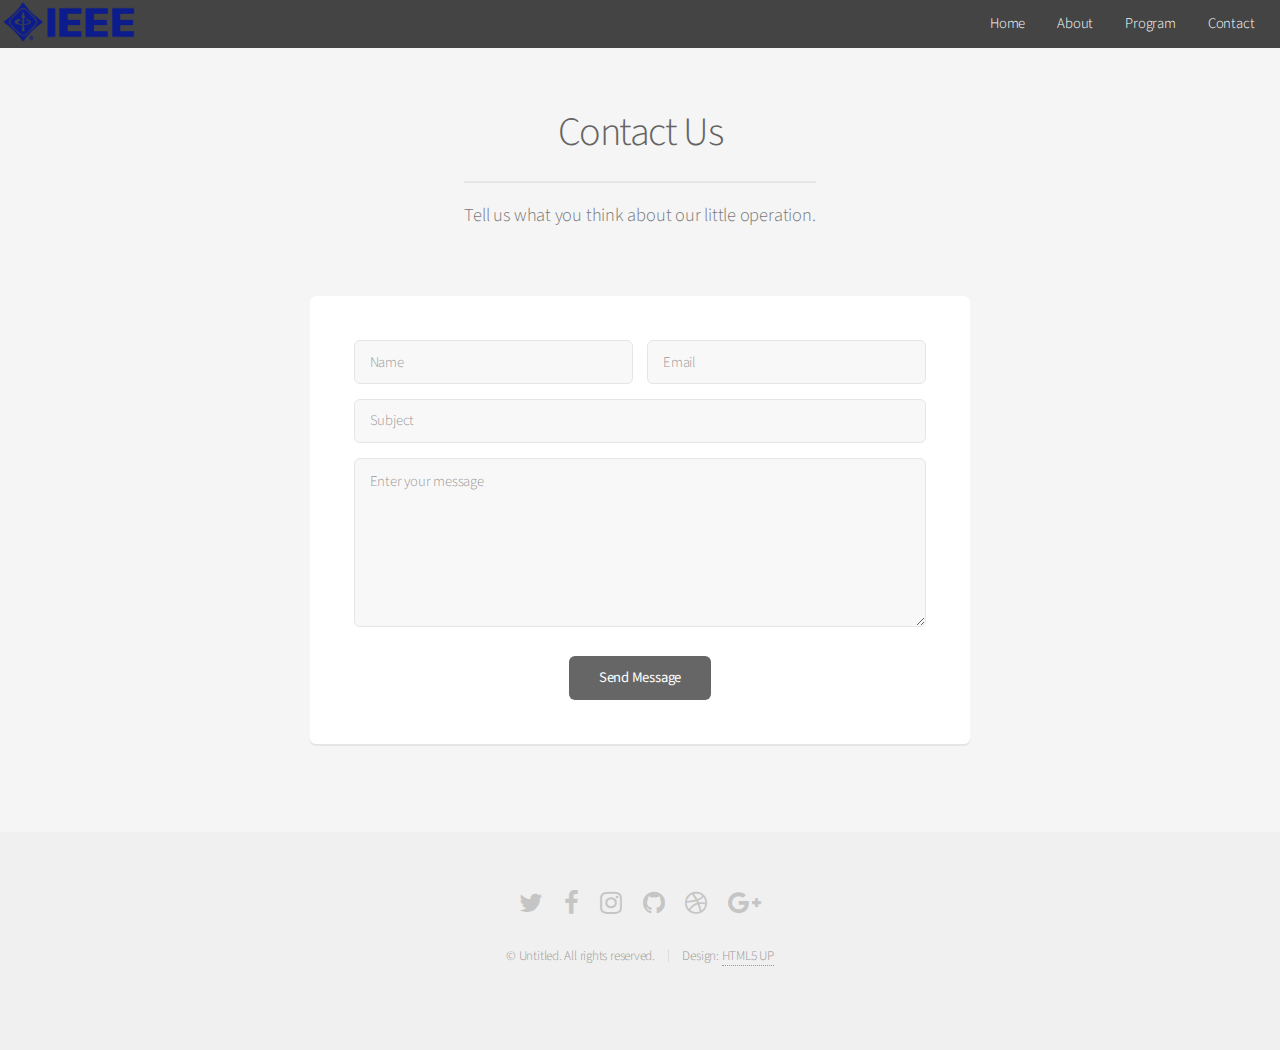
<file: option3/contact.html>
<!DOCTYPE HTML>
<!--
	Alpha by HTML5 UP
	html5up.net | @ajlkn
	Free for personal and commercial use under the CCA 3.0 license (html5up.net/license)
-->
<html>
	<head>
		<title>Contact - Alpha by HTML5 UP</title>
		<meta charset="utf-8" />
		<meta name="viewport" content="width=device-width, initial-scale=1" />
		<!--[if lte IE 8]><script src="assets/js/ie/html5shiv.js"></script><![endif]-->
		<link rel="stylesheet" href="assets/css/main.css" />
		<!--[if lte IE 8]><link rel="stylesheet" href="assets/css/ie8.css" /><![endif]-->
	</head>
	<body>
		<div id="page-wrapper">

			<!-- Header -->
				<header id="header">
			<a href="index.html"><img class="logo" src="images/logos/ieee.png" alt="logo" style="height: 45px"></a>

			<nav id="nav">
				<ul>
					<li><a href="index.html">Home</a></li>
					<li><a href="about.html">About</a></li>
					<li><a href="#">Program</a>
						<ul>
							<li><a href="agenda.html">Agenda</a></li>
							<li><a href="speakers.html">Speakers</a></li>
							<li><a href="organisers.html">Organisers</a></li>
						</ul>
					</li>
					<li><a href="contact.html">Contact</a></li>
				</ul>
			</nav>
		</header>

			<!-- Main -->
				<section id="main" class="container 75%">
					<header>
						<h2>Contact Us</h2>
						<p>Tell us what you think about our little operation.</p>
					</header>
					<div class="box">
						<form method="post" action="#">
							<div class="row uniform 50%">
								<div class="6u 12u(mobilep)">
									<input type="text" name="name" id="name" value="" placeholder="Name" />
								</div>
								<div class="6u 12u(mobilep)">
									<input type="email" name="email" id="email" value="" placeholder="Email" />
								</div>
							</div>
							<div class="row uniform 50%">
								<div class="12u">
									<input type="text" name="subject" id="subject" value="" placeholder="Subject" />
								</div>
							</div>
							<div class="row uniform 50%">
								<div class="12u">
									<textarea name="message" id="message" placeholder="Enter your message" rows="6"></textarea>
								</div>
							</div>
							<div class="row uniform">
								<div class="12u">
									<ul class="actions align-center">
										<li><input type="submit" value="Send Message" /></li>
									</ul>
								</div>
							</div>
						</form>
					</div>
				</section>

			<!-- Footer -->
				<footer id="footer">
					<ul class="icons">
						<li><a href="#" class="icon fa-twitter"><span class="label">Twitter</span></a></li>
						<li><a href="#" class="icon fa-facebook"><span class="label">Facebook</span></a></li>
						<li><a href="#" class="icon fa-instagram"><span class="label">Instagram</span></a></li>
						<li><a href="#" class="icon fa-github"><span class="label">Github</span></a></li>
						<li><a href="#" class="icon fa-dribbble"><span class="label">Dribbble</span></a></li>
						<li><a href="#" class="icon fa-google-plus"><span class="label">Google+</span></a></li>
					</ul>
					<ul class="copyright">
						<li>&copy; Untitled. All rights reserved.</li><li>Design: <a href="http://html5up.net">HTML5 UP</a></li>
					</ul>
				</footer>

		</div>

		<!-- Scripts -->
			<script src="assets/js/jquery.min.js"></script>
			<script src="assets/js/jquery.dropotron.min.js"></script>
			<script src="assets/js/jquery.scrollgress.min.js"></script>
			<script src="assets/js/skel.min.js"></script>
			<script src="assets/js/util.js"></script>
			<!--[if lte IE 8]><script src="assets/js/ie/respond.min.js"></script><![endif]-->
			<script src="assets/js/main.js"></script>

	</body>
</html>
</file>
<file: option1/assets/css/style.css>
/*
Theme Name:
Author: yaminncco

Colors:
	Body 		  : #868F9B
	Headers 	: #10161A
	Primary 	: #6195FF
	Dark      : #FCFCFF
	Grey 		  : #F4F4F4 #FAFAFA #EEE

Fonts: Montserrat Varela Round

Table OF Contents
------------------------------------
1 > General
2 > Logo
3 > Navigation
4 > Header
5 > About
6 > Portfolio
7 > Services
8 >  Why choose us
9 >  Numbers
10 > Pricing
11 > Testimonial
12 > Team
13 > Blog
14 > Blog post
15 > Blog sidebar
16 > Contact
17 > Footer
18 > Responsive
19 > Owl theme
20 > Back to top
21 > Preloader

------------------------------------*/

/*------------------------------------*\
	General
\*------------------------------------*/


/* -- typography -- */

body {
    font-family: 'Varela Round', sans-serif;
    font-size: 16px;
    line-height: 1.6;
    overflow-x: hidden;
    color: #868F9B;
}

h1, h2, h3, h4, h5, h6 {
    font-family: 'Montserrat', sans-serif;
    font-weight: 700;
    margin-top: 0px;
    margin-bottom: 20px;
    color: #10161A;
}

h1 {
    font-size: 54px;
}

h2 {
    font-size: 36px;
}

h3 {
    font-size: 21px;
}

h4 {
    font-size: 18px;
}

h5 {
    font-size: 16px;
}

a {
    color: #6195FF;
    text-decoration: none;
    -webkit-transition: 0.2s opacity;
    transition: 0.2s opacity;
}

a:hover, a:focus {
    text-decoration: none;
    outline: none;
    opacity: 0.8;
    color: #6195FF;
}

.main-color {
    color: #6195FF;
}

.white-text {
    color: #FFF;
}

::-moz-selection {
    background-color: #6195FF;
    color: #FFF;
}

::selection {
    background-color: #6195FF;
    color: #FFF;
}

ul, ol {
    margin: 0;
    padding: 0;
    list-style: none
}

/* -- section  -- */

.section {
    position: relative;
}

.md-padding {
    padding-top: 120px;
    padding-bottom: 120px;
}

.sm-padding {
    padding-top: 60px;
    padding-bottom: 60px;
}


/* --  background section  -- */

.bg-grey {
    background-color: #FAFAFA;
    border-top: 1px solid #EEE;
    border-bottom: 1px solid #EEE;
}

.bg-dark {
    background-color: #1C1D21;
}


/* --  background image section  -- */

.bg-img {
    position: absolute;
    left: 0;
    top: 0;
    right: 0;
    bottom: 0;
    z-index: -1;
    background-position: center;
    background-size: cover;
    background-attachment: fixed;
}

.bg-img .overlay {
    position: absolute;
    left: 0;
    top: 0;
    right: 0;
    bottom: 0;
    opacity: .8;
    background: #1C1D21;
}


/* --  section header  -- */

.section-header {
    position: relative;
    margin-bottom: 60px;
}

.section-header .title {
    text-transform: capitalize;
}

.title:after {
    content:"";
  	display:block;
  	height:4px;
  	width:40px;
  	background-color: #6195FF;
    margin-top: 20px;
}

.text-center .title:after {
    margin: 20px auto 0px;
}

/* --  Input  -- */

input[type="text"], input[type="email"], input[type="password"], input[type="number"], input[type="date"], input[type="url"], input[type="tel"], textarea {
    height: 40px;
    width: 100%;
    border: none;
	  background: #F4F4F4;
    border-bottom: 2px solid #EEE;
    color: #354052;
    padding: 0px 10px;
    opacity: 0.5;
    -webkit-transition: 0.2s border-color, 0.2s opacity;
    transition: 0.2s border-color, 0.2s opacity;
}

textarea {
    padding: 10px 10px;
    min-height: 80px;
    resize: vertical;
}

input[type="text"]:focus, input[type="email"]:focus, input[type="password"]:focus, input[type="number"]:focus, input[type="date"]:focus, input[type="url"]:focus, input[type="tel"]:focus, textarea:focus {
    border-color: #6195FF;
    opacity: 1;
}

/* --  Buttons  -- */

.main-btn, .white-btn, .outline-btn {
    display: inline-block;
    padding: 10px 35px;
    margin: 3px;
    border: 2px solid transparent;
    border-radius: 3px;
    -webkit-transition: 0.2s opacity;
    transition: 0.2s opacity;
}

.main-btn {
    background: #6195FF;
    color: #FFF;
}

.white-btn {
    background: #FFF;
    color: #10161A !important;
}

.outline-btn {
    background: transparent;
    color: #6195FF !important;
    border-color: #6195FF;
}

.main-btn:hover, .white-btn:hover, .outline-btn:hover {
    opacity: 0.8;
}


/*------------------------------------*\
	Logo
\*------------------------------------*/

.navbar-brand {
    padding: 0;
}

.navbar-brand .logo, .navbar-brand .logo-alt {
    max-height: 50px;
    display: block;
}

#nav:not(.nav-transparent):not(.fixed-nav) .navbar-brand .logo-alt {
	display: none;
}

#nav.nav-transparent:not(.fixed-nav) .navbar-brand .logo {
	display: none;
}

#nav.fixed-nav .navbar-brand .logo-alt {
    display: none;
}

@media only screen and (max-width: 767px) {
    #nav.nav-transparent .navbar-brand .logo-alt {
        display: none !important;
    }
    #nav.nav-transparent .navbar-brand .logo {
        display: block !important;
    }
}


/*------------------------------------*\
	Navigation
\*------------------------------------*/

#nav {
    padding: 10px 0px;
    background: #FFF;
    -webkit-transition: 0.2s padding;
    transition: 0.2s padding;
    z-index: 999;
}

#nav.navbar {
    border: none;
    border-radius: 0;
    margin-bottom: 0px;
}

#nav.fixed-nav {
    position: fixed;
    left: 0;
    right: 0;
    padding: 0px 0px;
    background-color: #FFF !important;
    border-bottom: 1px solid #EEE;
}

#nav.nav-transparent {
    background: transparent;
}


/* -- default nav -- */

@media only screen and (min-width: 768px) {
    .main-nav li {
        padding: 0px 15px;
    }
    .main-nav li a {
        font-size: 14px;
        -webkit-transition: 0.2s color;
        transition: 0.2s color;
    }
    .main-nav>li>a {
        color: #10161A;
        padding: 15px 0px;
    }
    #nav.nav-transparent:not(.fixed-nav) .main-nav>li>a {
        color: #fff;
    }
    .main-nav>li>a:hover, .main-nav>li>a:focus, .main-nav>li.active>a {
        background: transparent;
        color: #6195FF;
    }
    .main-nav>li>a:after {
        content: "";
        display: block;
        background-color: #6195FF;
        height: 2px;
        width: 0%;
        -webkit-transition: 0.2s width;
        transition: 0.2s width;
    }
    .main-nav>li>a:hover:after, .main-nav>li.active>a:after {
        width: 100%;
    }
    /* dropdown */
    .has-dropdown {
        position: relative;
    }
    .has-dropdown>a:before {
        font-family: 'FontAwesome';
        content: "\f054";
        font-size: 6px;
        margin-left: 6px;
        float: right;
        -webkit-transform: rotate(90deg);
        -ms-transform: rotate(90deg);
        transform: rotate(90deg);
        -webkit-transition: 0.2s transform;
        transition: 0.2s transform;
    }
    .dropdown {
        position: absolute;
        right: -50%;
        top: 0;
        background-color: #6195FF;
        width: 200px;
        -webkit-box-shadow: 0px 5px 5px -5px rgba(53, 64, 82, 0.2);
        box-shadow: 0px 5px 5px -5px rgba(53, 64, 82, 0.2);
        -webkit-transform: translateY(15px) translateX(50%);
        -ms-transform: translateY(15px) translateX(50%);
        transform: translateY(15px) translateX(50%);
        opacity: 0;
        visibility: hidden;
        -webkit-transition: 0.2s all;
        transition: 0.2s all;
    }
    .main-nav>.has-dropdown>.dropdown {
        top: 100%;
        right: 50%;
    }
    .main-nav>.has-dropdown>.dropdown .dropdown.dropdown-left {
        right: 150%;
    }
    .dropdown li a {
        display: block;
        color: #FFF;
        border-top: 1px solid rgba(250, 250, 250, 0.1);
        padding: 10px 0px;
    }
    .dropdown li:nth-child(1) a {
        border-top: none;
    }
    .has-dropdown:hover>.dropdown {
        opacity: 1;
        visibility: visible;
        -webkit-transform: translateY(0px) translateX(50%);
        -ms-transform: translateY(0px) translateX(50%);
        transform: translateY(0px) translateX(50%);
    }
    .has-dropdown:hover>a:before {
        -webkit-transform: rotate(0deg);
        -ms-transform: rotate(0deg);
        transform: rotate(0deg);
    }
    .nav-collapse {
        display: none;
    }
}


/* -- mobile nav -- */

@media only screen and (max-width: 767px) {
    #nav {
        padding: 0px 0px;
    }
    #nav.nav-transparent {
        background: #FFF;
    }
    .main-nav {
        position: fixed;
        right: 0;
        height: calc(100vh - 80px);
        -webkit-box-shadow: 0px 80px 0px 0px #1C1D21;
        box-shadow: 0px 80px 0px 0px #1C1D21;
        max-width: 250px;
        width: 0%;
        -webkit-transform: translateX(100%);
        -ms-transform: translateX(100%);
        transform: translateX(100%);
        margin: 0;
        overflow-y: auto;
        background: #1C1D21;
        -webkit-transition: 0.2s all;
        transition: 0.2s all;
    }
    #nav.open .main-nav {
        -webkit-transform: translateX(0%);
        -ms-transform: translateX(0%);
        transform: translateX(0%);
        width: 100%;
    }
    .main-nav li {
        border-top: 1px solid rgba(250, 250, 250, 0.1);
    }
    .main-nav li a {
        display: block;
        color: #FFF;
        -webkit-transition: 0.2s all;
        transition: 0.2s all;
    }
    .main-nav>li.active {
        border-left: 6px solid #6195FF;
    }
    .main-nav li a:hover, .main-nav li a:focus {
        background-color: #6195FF;
        color: #FFF;
        opacity: 1;
    }
    .has-dropdown>a:after {
        content: "\f054";
        font-family: 'FontAwesome';
        float: right;
        -webkit-transition: 0.2s -webkit-transform;
        transition: 0.2s -webkit-transform;
        transition: 0.2s transform;
        transition: 0.2s transform, 0.2s -webkit-transform;
    }
    .dropdown {
        opacity: 0;
        visibility: hidden;
        height: 0;
        background: rgba(250, 250, 250, 0.1);
    }
    .dropdown li a {
        padding: 6px 10px;
    }
    .has-dropdown.open-drop>a:after {
        -webkit-transform: rotate(90deg);
        -ms-transform: rotate(90deg);
        transform: rotate(90deg);
    }
    .has-dropdown.open-drop>.dropdown {
        opacity: 1;
        visibility: visible;
        height: auto;
        -webkit-transition: 0.2s all;
        transition: 0.2s all;
    }
}


/* -- nav btn collapse -- */

.nav-collapse {
    position: relative;
    float: right;
    width: 40px;
    height: 40px;
    margin-top: 5px;
    margin-right: 5px;
    cursor: pointer;
    z-index: 99999;
}

.nav-collapse span {
    display: block;
    -webkit-transform: translate(-50%, -50%);
    -ms-transform: translate(-50%, -50%);
    transform: translate(-50%, -50%);
    position: absolute;
    top: 50%;
    left: 50%;
    width: 25px;
}

.nav-collapse span:before, .nav-collapse span:after {
    content: "";
    display: block;
}

.nav-collapse span, .nav-collapse span:before, .nav-collapse span:after {
    height: 4px;
    background: #10161A;
    -webkit-transition: 0.2s all;
    transition: 0.2s all;
}

.nav-collapse span:before {
    -webkit-transform: translate(0%, 10px);
    -ms-transform: translate(0%, 10px);
    transform: translate(0%, 10px);
}

.nav-collapse span:after {
    -webkit-transform: translate(0%, -14px);
    -ms-transform: translate(0%, -14px);
    transform: translate(0%, -14px);
}

#nav.open .nav-collapse span {
    background: transparent;
}

#nav.open .nav-collapse span:before {
    -webkit-transform: translateY(0px) rotate(-135deg);
    -ms-transform: translateY(0px) rotate(-135deg);
    transform: translateY(0px) rotate(-135deg);
}

#nav.open .nav-collapse span:after {
    -webkit-transform: translateY(-4px) rotate(135deg);
    -ms-transform: translateY(-4px) rotate(135deg);
    transform: translateY(-4px) rotate(135deg);
}


/*------------------------------------*\
	Header
\*------------------------------------*/

header {
    position: relative;
}

#home {
    height: 100vh;
}

#home .home-wrapper {
    position: absolute;
    left: 0px;
    right: 0px;
    top: 50%;
    -webkit-transform: translateY(-50%);
    -ms-transform: translateY(-50%);
    transform: translateY(-50%);
    text-align: center;
}

.home-content h1 {
  text-transform: uppercase;
}
.home-content button {
  margin-top: 20px;
}

.header-wrapper h2 {
    display: inline-block;
    margin-bottom: 0px;
}

.header-wrapper .breadcrumb {
    float: right;
    background: transparent;
    margin-bottom: 0px;
}

.header-wrapper .breadcrumb .breadcrumb-item.active {
    color: #868F9B;
}

.breadcrumb>li+li:before {
    color: #868F9B;
}


/*------------------------------------*\
	About
\*------------------------------------*/

.about {
    position: relative;
    text-align: center;
    padding: 40px 20px;
    border: 1px solid #EEE;
    margin: 15px 0px;
}

.about i {
    font-size: 36px;
    color: #6195FF;
    margin-bottom: 20px;
}

.about:after {
    content: "";
    background-color: #1C1D21;
    position: absolute;
    left: 0;
    top: 0;
    bottom: 0;
    width: 0%;
    z-index: -1;
    -webkit-transition: 0.2s width;
    transition: 0.2s width;
}

.about:hover:after {
    width: 100%;
}

.about h3 {
    -webkit-transition: 0.2s color;
    transition: 0.2s color;
}

.about:hover h3 {
    color: #fff;
}


/*------------------------------------*\
	Portfolio
\*------------------------------------*/

.work {
    position: relative;
    padding: 20px;
}

.work>img {
  width: 100%;
}

.work .overlay {
    background: #1C1D21;
    position: absolute;
    top: 0px;
    left: 0px;
    right: 0px;
    bottom: 0px;
    opacity: 0;
    -webkit-transition: 0.2s opacity;
    transition: 0.2s opacity;
    -webkit-transition-delay: 0.2s;
    transition-delay: 0.2s;
}

.work:hover .overlay {
    -webkit-transition-delay: 0s;
    transition-delay: 0s;
    opacity: 0.8;
}

.work .work-content {
    position: absolute;
    left: 25px;
    right: 25px;
    top: 50%;
    text-align: center;
    -webkit-transform: translateY(-50%);
    -ms-transform: translateY(-50%);
    transform: translateY(-50%);
}

.work .work-content h3 {
    -webkit-transform: translateY(100%);
    -ms-transform: translateY(100%);
    transform: translateY(100%);
    opacity: 0;
    color: #FFF;
    margin-bottom: 10px;
    -webkit-transition: 0.2s all;
    transition: 0.2s all;
    -webkit-transition-delay: 0.1s;
    transition-delay: 0.1s;
}

.work:hover .work-content h3 {
    -webkit-transform: translateY(0%);
    -ms-transform: translateY(0%);
    transform: translateY(0%);
    opacity: 1;
    -webkit-transition-delay: 0.1s;
    transition-delay: 0.1s;
}

.work .work-content span {
    display: block;
    text-transform: uppercase;
    -webkit-transform: translateY(100%);
    -ms-transform: translateY(100%);
    transform: translateY(100%);
    opacity: 0;
    color: #6195FF;
    margin-bottom: 5px;
    -webkit-transition: 0.2s all;
    transition: 0.2s all;
    -webkit-transition-delay: 0.2s;
    transition-delay: 0.2s;
}

.work:hover .work-content span {
    -webkit-transform: translateY(0%);
    -ms-transform: translateY(0%);
    transform: translateY(0%);
    opacity: 1;
    -webkit-transition-delay: 0s;
    transition-delay: 0s;
}

.work .work-link {
    text-align: center;
    margin-top: 20px;
    opacity: 0;
    -webkit-transition: 0.2s opacity;
    transition: 0.2s opacity;
}

.work .work-link a {
    display: inline-block;
    width: 50px;
    height: 50px;
    background-color: #6195FF;
    color: #FFF;
    line-height: 50px;
    text-align: center;
}

.work:hover .work-link {
    -webkit-transition-delay: 0.2s;
    transition-delay: 0.2s;
    opacity: 1;
}


/*------------------------------------*\
	Services
\*------------------------------------*/

.service {
    position: relative;
    padding: 40px 20px 40px 70px;
    margin: 15px 0px;
    border: 1px solid #EEE;
}

.service i {
    position: absolute;
    left: 20px;
    text-align: center;
    font-size: 32px;
    color: #6195FF;
    border-radius: 50%;
}

.service:after {
    content: "";
    background-color: #1C1D21;
    position: absolute;
    left: 0;
    top: 0;
    bottom: 0;
    width: 0%;
    z-index: -1;
    -webkit-transition: 0.2s width;
    transition: 0.2s width;
}

.service:hover:after {
    width: 100%;
}

.service h3 {
  -webkit-transition: 0.2s color;
  transition: 0.2s color;
}

.service:hover h3 {
    color: #fff;
}

/*------------------------------------*\
	Why choose us
\*------------------------------------*/

.feature {
    margin: 15px 0px;
}
.feature i {
    float: left;
    padding: 5px;
    border-radius: 50%;
    color: #6195FF;
    border: 1px solid #6195FF;
    margin-right: 5px;
}

/*------------------------------------*\
	Numbers
\*------------------------------------*/

.number {
    text-align: center;
    margin: 15px 0px;
}

.number i {
    color: #6195FF;
    font-size: 36px;
    margin-bottom: 20px;
}

.number h3 {
    font-size: 36px;
    margin-bottom: 10px;
}


/*------------------------------------*\
	Pricing
\*------------------------------------*/

.pricing {
    position: relative;
    text-align: center;
    border: 1px solid #EEE;
    background-color: #FFF;
    z-index: 11;
    margin: 15px 0px;
}

.pricing::after {
    content: "";
    background-color: #1C1D21;
    position: absolute;
    left: 0;
    right: 0;
    top: 0;
    height: 0%;
    z-index: -1;
    -webkit-transition: 0.2s height;
    transition: 0.2s height;
}

.pricing:hover:after {
    height: 100%;
}

.pricing .price-head {
    position: relative;
    margin-bottom: 20px;
}

.pricing .price-title {
    display: block;
    padding: 40px 0px 20px;
    text-transform: uppercase;
    -webkit-transition: 0.2s color;
    transition: 0.2s color;
}

.pricing:hover .price-title {
    color: #6195FF;
}

.pricing .price {
    position: relative;
    width: 140px;
    height: 140px;
    line-height: 140px;
    text-align: center;
    margin: auto;
    border-radius: 50%;
    border: 2px solid #6195FF;
}

.pricing .price h3 {
  font-size: 42px;
  margin: 0px;
  -webkit-transition: 0.2s color;
  transition: 0.2s color;
  -webkit-transform: translateY(-50%);
      -ms-transform: translateY(-50%);
          transform: translateY(-50%);
  top: 50%;
  position: absolute;
  left: 0;
  right: 0;
}

.pricing:hover .price h3 {
    color: #fff;
}

.pricing .duration {
    display: block;
    font-size: 14px;
    text-transform: uppercase;
    color: #10161A;
    -webkit-transition: 0.2s color;
    transition: 0.2s color;
}

.pricing:hover .duration {
    color: #fff;
}

.pricing .price-btn {
    padding-top: 20px;
    padding-bottom: 40px;
}

/*------------------------------------*\
	Testimonial
\*------------------------------------*/

.testimonial {
    margin: 15px 0px;
}

.testimonial-meta {
    position: relative;
    padding-left: 90px;
    height: 70px;
    margin-bottom: 20px;
    padding-top: 10px;
}

.testimonial img {
    position: absolute;
    left: 0;
    top: 0;
    width: 70px !important;
    height: 70px !important;
    border-radius: 50%;
}

.testimonial h3 {
    margin-bottom: 5px;
}

.testimonial span {
    font-size: 14px;
    color: #6195FF;
    text-transform: uppercase;
}


/*------------------------------------*\
	Team
\*------------------------------------*/

.team {
    position: relative;
    background-color: #F4F4F4;
    padding: 40px 20px;
    margin: 15px 0px;
}

.team::after {
    content: "";
    background-color: #1C1D21;
    position: absolute;
    left: 0;
    right: 0;
    top: 0;
    height: 0%;
    z-index: 1;
    -webkit-transition: 0.2s height;
    transition: 0.2s height;
}

.team:hover:after {
    height: 100%;
}

.team-img {
    position: relative;
    margin-bottom: 20px;
    z-index: 11;
}

.team-img>img {
  width: 100%;
}

.team .overlay {
    background: #1C1D21;
    position: absolute;
    bottom: 0;
    left: 0;
    right: 0;
    top: 0;
    opacity: 0;
    -webkit-transition: 0.2s opacity;
    transition: 0.2s opacity;
}

.team:hover .overlay {
    opacity: 0.8;
}

.team .team-content {
    text-align: center;
    position: relative;
    z-index: 11;
}

.team .team-content h3 {
    margin-bottom: 10px;
    -webkit-transition: 0.2s color;
    transition: 0.2s color;
}

.team .team-content span {
    font-size: 14px;
    text-transform: uppercase;
    -webkit-transition: 0.2s color;
    transition: 0.2s color;
}

.team:hover .team-content h3 {
    color: #FFF;
}

.team:hover .team-content span {
    color: #6195FF;
}

.team .team-social {
    position: absolute;
    top: 0;
    right: 0;
    opacity: 0;
    -webkit-transition: 0.2s opacity;
    transition: 0.2s opacity;
}

.team .team-social a {
    display: block;
    line-height: 50px;
    width: 50px;
    text-align: center;
    background-color: #6195FF;
    color: #FFF;
}

.team:hover .team-social {
    opacity: 1;
}


/*------------------------------------*\
	Blog
\*------------------------------------*/

.blog {
    background-color: #FFF;
    margin: 15px 0px;
}

.blog .blog-content {
    padding: 20px 20px 40px;
}

.blog .blog-meta {
    margin-bottom: 20px;
}

.blog .blog-meta li {
    display: inline-block;
    font-size: 14px;
    color: #10161A;
    margin-right: 10px;
}

.blog .blog-meta li i {
    color: #6195FF;
    margin-right: 5px;
}

/*------------------------------------*\
	Blog post
\*------------------------------------*/

#main .blog .blog-content {
  padding: 20px 0px 0px;
}

#main .blog {
  margin-top: 0px;
}

/* -- blog tags -- */

.blog-tags {
    margin: 40px 0px;
}

.blog-tags h5 {
    margin-bottom: 0;
    display: inline-block;
}

.blog-tags a {
    display: inline-block;
    padding: 6px 13px;
    font-size: 14px;
    margin: 2px 0px;
    background: #F4F4F4;
    color: #10161A;
}

.blog-tags a:hover {
  color: #FFF;
  background-color: #6195FF;
}

.blog-tags a i {
    margin-right: 3px;
    color: #6195FF;
}

.blog-tags a:hover i {
  color: #FFF;
}


/* -- blog author -- */

.blog-author {
    margin: 40px 0px;
}

.blog-author .media .media-left {
    padding-right: 20px;
}

.blog-author .media {
    padding: 20px;
    border: 1px solid #EEE;
}

.blog-author .media .media-heading {
    padding-bottom: 20px;
    margin-bottom: 20px;
    border-bottom: 1px solid #EEE;
}

.blog-author .media .media-heading h3 {
    display: inline-block;
    margin: 0;
    text-transform: uppercase;
}

.blog-author .media .media-heading .author-social {
  float: right;
}

.blog-author .author-social a {
    display: inline-block;
    width: 24px;
    height: 24px;
    text-align: center;
    line-height: 24px;
    border-radius: 3px;
    margin-left: 5px;
    color: #FFF;
    background-color: #6195FF;
}

/* -- blog comments -- */

.blog-comments {
    margin: 40px 0px;
}

.blog-comments .media {
    padding: 20px;
    background-color: #FFF;
    border-top: 1px solid #EEE;
    border-bottom: 0px;
    border-right: 1px solid #EEE;
    border-left: 1px solid #EEE;
    margin-top: 0px;
}

.blog-comments .media:first-child {
    border-bottom: 0px;
}

.blog-comments .media:last-child {
    border-bottom: 1px solid #EEE;
}

.blog-comments .media .media-left {
  padding-right: 20px;
}

.blog-comments .media .media-body .media-heading {
    text-transform: uppercase;
    margin-bottom:10px;
}

.blog-comments .media .media-body .media-heading .time {
    font-size: 12px;
    margin-left: 20px;
    font-weight: 400;
    color: #868F9B;
}

.blog-comments .media .media-body .media-heading .reply {
    float: right;
    margin: 0;
    font-size: 12px;
    text-transform: uppercase;
    font-weight: 400;
}

.blog-comments .media.author {
    background-color: #F4F4F4;
    border-color: #6195FF;
    border-bottom: 1px solid #6195FF;
}
.blog-comments .media.author>.media-body>.media-heading {
    color: #6195FF;
}

.blog-comments .media.author + .media {
    border-top: 0px;
}

/* blog reply form */

.reply-form {
    margin: 40px 0px;
}

.reply-form form .input, .reply-form form .input , .reply-form form textarea {
	margin-bottom:20px;
}

.reply-form form .input, .reply-form form .input {
    width: calc(50% - 10px);
    display: inline-block;
}

.reply-form form .input:nth-child(2) {
    margin-left: 15px;
}


/*------------------------------------*\
	Blog sidebar
\*------------------------------------*/

#aside .widget {
    margin-bottom: 40px;
}

.widget h3 {
  text-transform: uppercase;
}

/* -- search sidebar -- */

#aside .widget-search {
    position: relative;
}

#aside .widget-search .search-input {
    padding-right: 50px;
}

#aside .widget-search .search-btn {
    position: absolute;
    right: 0px;
	  bottom: 0px;
    width: 40px;
    height: 40px;
    border: none;
    line-height: 40px;
    background-color: transparent;
    color: #6195FF;
}

/* -- category sidebar -- */

.widget-category a {
    display: block;
    font-size: 14px;
    color: #354052;
    border-bottom: 1px solid #EEE;
    padding: 5px;
}

.widget-category a:nth-child(1) {
  border-top: 1px solid #EEE;
}

.widget-category a span {
    float: right;
    color: #6195FF;
}

.widget-category a:hover {
    color: #6195FF;
}

/* -- tags sidebar -- */

.widget-tags a {
  display: inline-block;
  padding: 6px 13px;
  font-size: 14px;
  margin: 2px 0px;
  background: #F4F4F4;
  color: #10161A;
}

.widget-tags a:hover {
  color: #FFF;
  background-color: #6195FF;
}

/* -- posts sidebar -- */

.widget-post {
    min-height: 70px;
    margin-bottom: 25px;
}

.widget-post img {
    display: block;
    float: left;
    margin-right: 10px;
    margin-top: 5px;
}

.widget-post a {
    display: block;
    color: #10161A;
}

.widget-post a:hover {
    color: #6195FF;
}

.widget-post .blog-meta {
    display: inline-block;
}

.widget-post .blog-meta li {
    display: inline-block;
    margin-right: 5px;
    color: #6195FF;
    font-size: 12px;
}

.widget-post li i {
    color: #6195FF;
    margin-right: 5px;
}



/*------------------------------------*\
	Contact
\*------------------------------------*/

.contact {
    margin: 15px 0px;
    text-align: center;
}

.contact i {
    font-size: 36px;
    color: #6195FF;
    margin-bottom: 20px;
}

.contact-form {
    text-align: center;
    margin-top: 40px;
}

.contact-form .input {
    margin-bottom: 20px;
}


.contact-form .input:nth-child(1), .contact-form .input:nth-child(2) {
    width: calc(50% - 10px);
}

.contact-form .input:nth-child(2) {
    margin-left: 15px;
}

/*------------------------------------*\
	Footer
\*------------------------------------*/

#footer {
    position: relative;
}

.footer-logo {
    text-align: center;
    margin-bottom: 40px;
}

.footer-logo>a>img {
    max-height: 80px;
}

.footer-follow {
    text-align: center;
    margin-bottom: 20px;
}

.footer-follow li {
    display: inline-block;
    margin-right: 10px;
    margin-bottom: 13px;
}

.footer-follow li a {
  display: inline-block;
  width: 50px;
  height: 50px;
  line-height: 50px;
  text-align: center;
  border-radius: 3px;
  background-color: #6195FF;
  color:#FFF;
}

.footer-copyright p {
    text-align: center;
    font-size: 14px;
    text-transform: uppercase;
    margin: 0;
}


/*------------------------------------*\
	Responsive
\*------------------------------------*/


@media only screen and (max-width: 991px) {}

@media only screen and (max-width: 767px) {
  .section-header h2.title {
  		font-size:31.5px;
	}

  .main-btn , .default-btn , .outline-btn , .white-btn  {
  		padding: 8px 22px;
  		font-size:14px;
	}

  .home-content h1 {
		font-size:36px;
	}

  .header-wrapper h2 {
      margin-bottom: 20px;
      text-align: center;
      display: block;
  }

  .header-wrapper .breadcrumb {
      float: none;
      text-align: center;
  }
}

@media only screen and (max-width: 480px) {
  #portfolio [class*='col-xs'] {
		  width:100%;
	}

  #numbers [class*='col-xs'] {
		  width:100%;
	}

  .contact-form .input:nth-child(1), .contact-form .input:nth-child(2) {
      width: 100%;
  }
  .contact-form .input:nth-child(2) {
      margin-left: 0px;
  }

  .reply-form form .input, .reply-form form .input {
      width: 100%;
  }
  .reply-form form .input:nth-child(2) {
      margin-left: 0px;
  }



  .blog-author .media .media-left {
      display: block;
      padding-right: 0;
      margin-bottom: 20px;
  }
  .blog-author .media {
      text-align: center;
  }
  .blog-author .media .media-heading .author-social {
      margin-top: 10px;
      float: none;
  }
  .blog-author .media .media-left img {
      margin: auto;
  }

  .blog-comments .media .media {
      margin:0px -15px;
  }
}



/*------------------------------------*\
	Owl theme
\*------------------------------------*/

/* -- dots -- */

.owl-theme .owl-dots .owl-dot span {
    border: none;
    background: #EEE;
    -webkit-transition: 0.2s all;
    transition: 0.2s all;
}

.owl-theme .owl-dots .owl-dot:hover span {
    background: #6195FF;
}
.owl-theme .owl-dots .owl-dot.active span {
	  background: #6195FF;
	  width:20px;
}

/* -- nav -- */

.owl-theme .owl-nav {
    opacity: 0;
    -webkit-transition: 0.2s opacity;
    transition: 0.2s opacity;
}

.owl-theme:hover .owl-nav {
    opacity: 1;
}

.owl-theme .owl-nav [class*='owl-'] {
    position: absolute;
    top: 50%;
    -webkit-transform: translateY(-50%);
        -ms-transform: translateY(-50%);
            transform: translateY(-50%);
    background: #6195FF;
    color: #FFF;
  	padding: 0px;
  	width: 50px;
  	height: 50px;
  	border-radius:3px;
  	line-height: 50px;
  	margin: 0;
}

.owl-theme .owl-prev {
    left: 0px;
}

.owl-theme .owl-next {
    right: 0px;
}

.owl-theme .owl-nav [class*='owl-']:hover {
    opacity: 0.8;
    background: #6195FF;
}


/*------------------------------------*\
	Back to top
\*------------------------------------*/

#back-to-top {
  	display:none;
  	position: fixed;
  	bottom: 20px;
  	right: 20px;
  	width: 50px;
  	height: 50px;
  	line-height: 50px;
  	text-align: center;
  	background: #6195FF;
  	border-radius:3px;
  	color: #FFF;
  	z-index: 9999;
    -webkit-transition: 0.2s opacity;
    transition: 0.2s opacity;
  	cursor: pointer;
}

#back-to-top:after {
    content: "\f106";
    font-family: 'FontAwesome';
}

#back-to-top:hover {
    opacity: 0.8;
}

/*------------------------------------*\
	Preloader
\*------------------------------------*/


#preloader {
    position: fixed;
    left: 0;
    top: 0;
    bottom: 0;
    right: 0;
    background-color: #FFF;
    z-index: 99999;
}

.preloader {
    position: absolute;
    left: 50%;
    top: 50%;
    -webkit-transform: translate(-50%, -50%);
        -ms-transform: translate(-50%, -50%);
            transform: translate(-50%, -50%);
}
.preloader span {
    display: inline-block;
    background-color: #6195FF;
    width: 25px;
    height: 25px;
    -webkit-animation: 1s preload ease-in-out infinite;
            animation: preload 1s ease-in-out infinite;
    -webkit-transform: scale(0);
        -ms-transform: scale(0);
            transform: scale(0);
    border-radius:50%;
}

.preloader span:nth-child(1) {
    -webkit-animation-delay: 0s;
            animation-delay: 0s;
}

.preloader span:nth-child(2) {
    -webkit-animation-delay: 0.1s;
            animation-delay: 0.1s;
}

.preloader span:nth-child(3) {
    -webkit-animation-delay: 0.15s;
            animation-delay: 0.15s;
}

.preloader span:nth-child(4) {
    -webkit-animation-delay: 0.2s;
            animation-delay: 0.2s;
}

@-webkit-keyframes preload {
	0% {
	   -webkit-transform:scale(0);
	           transform:scale(0);
	}
  50% {
    -webkit-transform:scale(1);
            transform:scale(1);
  }
  100% {
    -webkit-transform:scale(0);
            transform:scale(0);
  }
}

@keyframes preload {
	0% {
	   -webkit-transform:scale(0);
	           transform:scale(0);
	}
  50% {
    -webkit-transform:scale(1);
            transform:scale(1);
  }
  100% {
    -webkit-transform:scale(0);
            transform:scale(0);
  }
}
</file>
<file: option1/assets/css/mb-comingsoon-iceberg.css>
@import url(http://fonts.googleapis.com/css?family=Iceberg&text=0123456789);
.counter-group {
  margin: 30px auto;
  display: inline-block;
}
.counter-group:before,
.counter-group:after {
  content: " ";
  display: table;
}
.counter-group:after {
  clear: both;
}
.counter-block {
  float: left;
  margin-right: 20px;
}
.counter-block .counter {
  position: relative;
  width: 200px;
  height: 150px;
  overflow: hidden;
  font-family: Iceberg, sans-serif;
}
.counter-block .counter .number {
  padding: 1%;
  width: 46%;
  height: 98%;
  background-color: #222;
  color: #fefefe;
  position: absolute;
  font-size: 180px;
  line-height: 150px;
  top: -10000px;
}
.counter-block .counter .number.tens {
  left: 0;
}
.counter-block .counter .number.units {
  left: 50%;
}
.counter-block .counter .number.hundreds {
  display: none;
}
.counter-block .counter .number.show {
  top: 0;
  z-index: 2;
}
.counter-block .counter .number.hidden-down {
  top: 100%;
}
.counter-block .counter .number.hidden-up {
  top: -100%;
  z-index: 100;
}
.counter-block .counter.with-hundreds {
  width: 300px;
}
.counter-block .counter.with-hundreds .number {
  width: 30.66%;
}
.counter-block .counter.with-hundreds .number.tens {
  left: 33.33%;
}
.counter-block .counter.with-hundreds .number.units {
  left: 66.66%;
}
.counter-block .counter.with-hundreds .number.hundreds {
  display: block;
  left: 0;
}
.counter-block .counter-caption {
  font-size: 150%;
}
@media (max-width: 992px) {
  .counter-group {
    margin: 10px auto;
  }
  .counter-block {
    margin-right: 10px;
  }
  .counter-block .counter {
    width: 120px;
    height: 90px;
    overflow: hidden;
    font-weight: 700;
  }
  .counter-block .counter .number {
    font-size: 108px;
    line-height: 90px;
  }
  .counter-block .counter.with-hundreds {
    width: 180px;
  }
  .counter-block .counter-caption {
    font-size: 100%;
  }
}
@media (max-width: 768px) {
  .counter-group {
    margin: 0 auto;
  }
  .counter-block {
    margin-right: 8px;
  }
  .counter-block .counter {
    width: 96px;
    height: 80px;
  }
  .counter-block .counter .number {
    font-size: 86px;
    line-height: 72px;
  }
  .counter-block .counter.with-hundreds {
    width: 144px;
  }
  .counter-block .counter-caption {
    font-size: 85%;
  }
}
@media (max-width: 480px) {
  .counter-block .counter {
    width: 70px;
    height: 50px;
  }
  .counter-block .counter .number {
    font-size: 55px;
    line-height: 50px;
  }
  .counter-block .counter.with-hundreds {
    width: 91px;
  }
  .counter-block .counter-caption {
    font-size: 70%;
  }
}
</file>
<file: option2/css/icomoon.css>
@font-face {
  font-family: 'icomoon';
  src:  url('../fonts/icomoon/icomoon.eot?6iuir');
  src:  url('../fonts/icomoon/icomoon.eot?6iuir#iefix') format('embedded-opentype'),
    url('../fonts/icomoon/icomoon.ttf?6iuir') format('truetype'),
    url('../fonts/icomoon/icomoon.woff?6iuir') format('woff'),
    url('../fonts/icomoon/icomoon.svg?6iuir#icomoon') format('svg');
  font-weight: normal;
  font-style: normal;
}

[class^="icon-"], [class*=" icon-"] {
  /* use !important to prevent issues with browser extensions that change fonts */
  font-family: 'icomoon' !important;
  speak: none;
  font-style: normal;
  font-weight: normal;
  font-variant: normal;
  text-transform: none;
  line-height: 1;

  /* Better Font Rendering =========== */
  -webkit-font-smoothing: antialiased;
  -moz-osx-font-smoothing: grayscale;
}

.icon-eye:before {
  content: "\e000";
}
.icon-paper-clip:before {
  content: "\e001";
}
.icon-mail:before {
  content: "\e002";
}
.icon-toggle:before {
  content: "\e003";
}
.icon-layout:before {
  content: "\e004";
}
.icon-link:before {
  content: "\e005";
}
.icon-bell:before {
  content: "\e006";
}
.icon-lock:before {
  content: "\e007";
}
.icon-unlock:before {
  content: "\e008";
}
.icon-ribbon:before {
  content: "\e009";
}
.icon-image:before {
  content: "\e010";
}
.icon-signal:before {
  content: "\e011";
}
.icon-target:before {
  content: "\e012";
}
.icon-clipboard:before {
  content: "\e013";
}
.icon-clock:before {
  content: "\e014";
}
.icon-watch:before {
  content: "\e015";
}
.icon-air-play:before {
  content: "\e016";
}
.icon-camera:before {
  content: "\e017";
}
.icon-video:before {
  content: "\e018";
}
.icon-disc:before {
  content: "\e019";
}
.icon-printer:before {
  content: "\e020";
}
.icon-monitor:before {
  content: "\e021";
}
.icon-server:before {
  content: "\e022";
}
.icon-cog:before {
  content: "\e023";
}
.icon-heart:before {
  content: "\e024";
}
.icon-paragraph:before {
  content: "\e025";
}
.icon-align-justify:before {
  content: "\e026";
}
.icon-align-left:before {
  content: "\e027";
}
.icon-align-center:before {
  content: "\e028";
}
.icon-align-right:before {
  content: "\e029";
}
.icon-book:before {
  content: "\e030";
}
.icon-layers:before {
  content: "\e031";
}
.icon-stack:before {
  content: "\e032";
}
.icon-stack-2:before {
  content: "\e033";
}
.icon-paper:before {
  content: "\e034";
}
.icon-paper-stack:before {
  content: "\e035";
}
.icon-search:before {
  content: "\e036";
}
.icon-zoom-in:before {
  content: "\e037";
}
.icon-zoom-out:before {
  content: "\e038";
}
.icon-reply:before {
  content: "\e039";
}
.icon-circle-plus:before {
  content: "\e040";
}
.icon-circle-minus:before {
  content: "\e041";
}
.icon-circle-check:before {
  content: "\e042";
}
.icon-circle-cross:before {
  content: "\e043";
}
.icon-square-plus:before {
  content: "\e044";
}
.icon-square-minus:before {
  content: "\e045";
}
.icon-square-check:before {
  content: "\e046";
}
.icon-square-cross:before {
  content: "\e047";
}
.icon-microphone:before {
  content: "\e048";
}
.icon-record:before {
  content: "\e049";
}
.icon-skip-back:before {
  content: "\e050";
}
.icon-rewind:before {
  content: "\e051";
}
.icon-play:before {
  content: "\e052";
}
.icon-pause:before {
  content: "\e053";
}
.icon-stop:before {
  content: "\e054";
}
.icon-fast-forward:before {
  content: "\e055";
}
.icon-skip-forward:before {
  content: "\e056";
}
.icon-shuffle:before {
  content: "\e057";
}
.icon-repeat:before {
  content: "\e058";
}
.icon-folder:before {
  content: "\e059";
}
.icon-umbrella:before {
  content: "\e060";
}
.icon-moon:before {
  content: "\e061";
}
.icon-thermometer:before {
  content: "\e062";
}
.icon-drop:before {
  content: "\e063";
}
.icon-sun:before {
  content: "\e064";
}
.icon-cloud:before {
  content: "\e065";
}
.icon-cloud-upload:before {
  content: "\e066";
}
.icon-cloud-download:before {
  content: "\e067";
}
.icon-upload:before {
  content: "\e068";
}
.icon-download:before {
  content: "\e069";
}
.icon-location:before {
  content: "\e070";
}
.icon-location-2:before {
  content: "\e071";
}
.icon-map:before {
  content: "\e072";
}
.icon-battery:before {
  content: "\e073";
}
.icon-head:before {
  content: "\e074";
}
.icon-briefcase:before {
  content: "\e075";
}
.icon-speech-bubble:before {
  content: "\e076";
}
.icon-anchor:before {
  content: "\e077";
}
.icon-globe:before {
  content: "\e078";
}
.icon-box:before {
  content: "\e079";
}
.icon-reload:before {
  content: "\e080";
}
.icon-share:before {
  content: "\e081";
}
.icon-marquee:before {
  content: "\e082";
}
.icon-marquee-plus:before {
  content: "\e083";
}
.icon-marquee-minus:before {
  content: "\e084";
}
.icon-tag:before {
  content: "\e085";
}
.icon-power:before {
  content: "\e086";
}
.icon-command:before {
  content: "\e087";
}
.icon-alt:before {
  content: "\e088";
}
.icon-esc:before {
  content: "\e089";
}
.icon-bar-graph:before {
  content: "\e090";
}
.icon-bar-graph-2:before {
  content: "\e091";
}
.icon-pie-graph:before {
  content: "\e092";
}
.icon-star:before {
  content: "\e093";
}
.icon-arrow-left:before {
  content: "\e094";
}
.icon-arrow-right:before {
  content: "\e095";
}
.icon-arrow-up:before {
  content: "\e096";
}
.icon-arrow-down:before {
  content: "\e097";
}
.icon-volume:before {
  content: "\e098";
}
.icon-mute:before {
  content: "\e099";
}
.icon-content-right:before {
  content: "\e100";
}
.icon-content-left:before {
  content: "\e101";
}
.icon-grid:before {
  content: "\e102";
}
.icon-grid-2:before {
  content: "\e103";
}
.icon-columns:before {
  content: "\e104";
}
.icon-loader:before {
  content: "\e105";
}
.icon-bag:before {
  content: "\e106";
}
.icon-ban:before {
  content: "\e107";
}
.icon-flag:before {
  content: "\e108";
}
.icon-trash:before {
  content: "\e109";
}
.icon-expand:before {
  content: "\e110";
}
.icon-contract:before {
  content: "\e111";
}
.icon-maximize:before {
  content: "\e112";
}
.icon-minimize:before {
  content: "\e113";
}
.icon-plus:before {
  content: "\e114";
}
.icon-minus:before {
  content: "\e115";
}
.icon-check:before {
  content: "\e116";
}
.icon-cross:before {
  content: "\e117";
}
.icon-move:before {
  content: "\e118";
}
.icon-delete:before {
  content: "\e119";
}
.icon-menu:before {
  content: "\e120";
}
.icon-archive:before {
  content: "\e121";
}
.icon-inbox:before {
  content: "\e122";
}
.icon-outbox:before {
  content: "\e123";
}
.icon-file:before {
  content: "\e124";
}
.icon-file-add:before {
  content: "\e125";
}
.icon-file-subtract:before {
  content: "\e126";
}
.icon-help:before {
  content: "\e127";
}
.icon-open:before {
  content: "\e128";
}
.icon-ellipsis:before {
  content: "\e129";
}
.icon-add-to-list:before {
  content: "\e900";
}
.icon-classic-computer:before {
  content: "\e901";
}
.icon-controller-fast-backward:before {
  content: "\e902";
}
.icon-creative-commons-attribution:before {
  content: "\e903";
}
.icon-creative-commons-noderivs:before {
  content: "\e904";
}
.icon-creative-commons-noncommercial-eu:before {
  content: "\e905";
}
.icon-creative-commons-noncommercial-us:before {
  content: "\e906";
}
.icon-creative-commons-public-domain:before {
  content: "\e907";
}
.icon-creative-commons-remix:before {
  content: "\e908";
}
.icon-creative-commons-share:before {
  content: "\e909";
}
.icon-creative-commons-sharealike:before {
  content: "\e90a";
}
.icon-creative-commons:before {
  content: "\e90b";
}
.icon-document-landscape:before {
  content: "\e90c";
}
.icon-remove-user:before {
  content: "\e90d";
}
.icon-warning:before {
  content: "\e90e";
}
.icon-arrow-bold-down:before {
  content: "\e90f";
}
.icon-arrow-bold-left:before {
  content: "\e910";
}
.icon-arrow-bold-right:before {
  content: "\e911";
}
.icon-arrow-bold-up:before {
  content: "\e912";
}
.icon-arrow-down2:before {
  content: "\e913";
}
.icon-arrow-left2:before {
  content: "\e914";
}
.icon-arrow-long-down:before {
  content: "\e915";
}
.icon-arrow-long-left:before {
  content: "\e916";
}
.icon-arrow-long-right:before {
  content: "\e917";
}
.icon-arrow-long-up:before {
  content: "\e918";
}
.icon-arrow-right2:before {
  content: "\e919";
}
.icon-arrow-up2:before {
  content: "\e91a";
}
.icon-arrow-with-circle-down:before {
  content: "\e91b";
}
.icon-arrow-with-circle-left:before {
  content: "\e91c";
}
.icon-arrow-with-circle-right:before {
  content: "\e91d";
}
.icon-arrow-with-circle-up:before {
  content: "\e91e";
}
.icon-bookmark:before {
  content: "\e91f";
}
.icon-bookmarks:before {
  content: "\e920";
}
.icon-chevron-down:before {
  content: "\e921";
}
.icon-chevron-left:before {
  content: "\e922";
}
.icon-chevron-right:before {
  content: "\e923";
}
.icon-chevron-small-down:before {
  content: "\e924";
}
.icon-chevron-small-left:before {
  content: "\e925";
}
.icon-chevron-small-right:before {
  content: "\e926";
}
.icon-chevron-small-up:before {
  content: "\e927";
}
.icon-chevron-thin-down:before {
  content: "\e928";
}
.icon-chevron-thin-left:before {
  content: "\e929";
}
.icon-chevron-thin-right:before {
  content: "\e92a";
}
.icon-chevron-thin-up:before {
  content: "\e92b";
}
.icon-chevron-up:before {
  content: "\e92c";
}
.icon-chevron-with-circle-down:before {
  content: "\e92d";
}
.icon-chevron-with-circle-left:before {
  content: "\e92e";
}
.icon-chevron-with-circle-right:before {
  content: "\e92f";
}
.icon-chevron-with-circle-up:before {
  content: "\e930";
}
.icon-cloud2:before {
  content: "\e931";
}
.icon-controller-fast-forward:before {
  content: "\e932";
}
.icon-controller-jump-to-start:before {
  content: "\e933";
}
.icon-controller-next:before {
  content: "\e934";
}
.icon-controller-paus:before {
  content: "\e935";
}
.icon-controller-play:before {
  content: "\e936";
}
.icon-controller-record:before {
  content: "\e937";
}
.icon-controller-stop:before {
  content: "\e938";
}
.icon-controller-volume:before {
  content: "\e939";
}
.icon-dot-single:before {
  content: "\e93a";
}
.icon-dots-three-horizontal:before {
  content: "\e93b";
}
.icon-dots-three-vertical:before {
  content: "\e93c";
}
.icon-dots-two-horizontal:before {
  content: "\e93d";
}
.icon-dots-two-vertical:before {
  content: "\e93e";
}
.icon-download2:before {
  content: "\e93f";
}
.icon-emoji-flirt:before {
  content: "\e940";
}
.icon-flow-branch:before {
  content: "\e941";
}
.icon-flow-cascade:before {
  content: "\e942";
}
.icon-flow-line:before {
  content: "\e943";
}
.icon-flow-parallel:before {
  content: "\e944";
}
.icon-flow-tree:before {
  content: "\e945";
}
.icon-install:before {
  content: "\e946";
}
.icon-layers2:before {
  content: "\e947";
}
.icon-open-book:before {
  content: "\e948";
}
.icon-resize-100:before {
  content: "\e949";
}
.icon-resize-full-screen:before {
  content: "\e94a";
}
.icon-save:before {
  content: "\e94b";
}
.icon-select-arrows:before {
  content: "\e94c";
}
.icon-sound-mute:before {
  content: "\e94d";
}
.icon-sound:before {
  content: "\e94e";
}
.icon-trash2:before {
  content: "\e94f";
}
.icon-triangle-down:before {
  content: "\e950";
}
.icon-triangle-left:before {
  content: "\e951";
}
.icon-triangle-right:before {
  content: "\e952";
}
.icon-triangle-up:before {
  content: "\e953";
}
.icon-uninstall:before {
  content: "\e954";
}
.icon-upload-to-cloud:before {
  content: "\e955";
}
.icon-upload2:before {
  content: "\e956";
}
.icon-add-user:before {
  content: "\e957";
}
.icon-address:before {
  content: "\e958";
}
.icon-adjust:before {
  content: "\e959";
}
.icon-air:before {
  content: "\e95a";
}
.icon-aircraft-landing:before {
  content: "\e95b";
}
.icon-aircraft-take-off:before {
  content: "\e95c";
}
.icon-aircraft:before {
  content: "\e95d";
}
.icon-align-bottom:before {
  content: "\e95e";
}
.icon-align-horizontal-middle:before {
  content: "\e95f";
}
.icon-align-left2:before {
  content: "\e960";
}
.icon-align-right2:before {
  content: "\e961";
}
.icon-align-top:before {
  content: "\e962";
}
.icon-align-vertical-middle:before {
  content: "\e963";
}
.icon-archive2:before {
  content: "\e964";
}
.icon-area-graph:before {
  content: "\e965";
}
.icon-attachment:before {
  content: "\e966";
}
.icon-awareness-ribbon:before {
  content: "\e967";
}
.icon-back-in-time:before {
  content: "\e968";
}
.icon-back:before {
  content: "\e969";
}
.icon-bar-graph2:before {
  content: "\e96a";
}
.icon-battery2:before {
  content: "\e96b";
}
.icon-beamed-note:before {
  content: "\e96c";
}
.icon-bell2:before {
  content: "\e96d";
}
.icon-blackboard:before {
  content: "\e96e";
}
.icon-block:before {
  content: "\e96f";
}
.icon-book2:before {
  content: "\e970";
}
.icon-bowl:before {
  content: "\e971";
}
.icon-box2:before {
  content: "\e972";
}
.icon-briefcase2:before {
  content: "\e973";
}
.icon-browser:before {
  content: "\e974";
}
.icon-brush:before {
  content: "\e975";
}
.icon-bucket:before {
  content: "\e976";
}
.icon-cake:before {
  content: "\e977";
}
.icon-calculator:before {
  content: "\e978";
}
.icon-calendar:before {
  content: "\e979";
}
.icon-camera2:before {
  content: "\e97a";
}
.icon-ccw:before {
  content: "\e97b";
}
.icon-chat:before {
  content: "\e97c";
}
.icon-check2:before {
  content: "\e97d";
}
.icon-circle-with-cross:before {
  content: "\e97e";
}
.icon-circle-with-minus:before {
  content: "\e97f";
}
.icon-circle-with-plus:before {
  content: "\e980";
}
.icon-circle:before {
  content: "\e981";
}
.icon-circular-graph:before {
  content: "\e982";
}
.icon-clapperboard:before {
  content: "\e983";
}
.icon-clipboard2:before {
  content: "\e984";
}
.icon-clock2:before {
  content: "\e985";
}
.icon-code:before {
  content: "\e986";
}
.icon-cog2:before {
  content: "\e987";
}
.icon-colours:before {
  content: "\e988";
}
.icon-compass:before {
  content: "\e989";
}
.icon-copy:before {
  content: "\e98a";
}
.icon-credit-card:before {
  content: "\e98b";
}
.icon-credit:before {
  content: "\e98c";
}
.icon-cross2:before {
  content: "\e98d";
}
.icon-cup:before {
  content: "\e98e";
}
.icon-cw:before {
  content: "\e98f";
}
.icon-cycle:before {
  content: "\e990";
}
.icon-database:before {
  content: "\e991";
}
.icon-dial-pad:before {
  content: "\e992";
}
.icon-direction:before {
  content: "\e993";
}
.icon-document:before {
  content: "\e994";
}
.icon-documents:before {
  content: "\e995";
}
.icon-drink:before {
  content: "\e996";
}
.icon-drive:before {
  content: "\e997";
}
.icon-drop2:before {
  content: "\e998";
}
.icon-edit:before {
  content: "\e999";
}
.icon-email:before {
  content: "\e99a";
}
.icon-emoji-happy:before {
  content: "\e99b";
}
.icon-emoji-neutral:before {
  content: "\e99c";
}
.icon-emoji-sad:before {
  content: "\e99d";
}
.icon-erase:before {
  content: "\e99e";
}
.icon-eraser:before {
  content: "\e99f";
}
.icon-export:before {
  content: "\e9a0";
}
.icon-eye2:before {
  content: "\e9a1";
}
.icon-feather:before {
  content: "\e9a2";
}
.icon-flag2:before {
  content: "\e9a3";
}
.icon-flash:before {
  content: "\e9a4";
}
.icon-flashlight:before {
  content: "\e9a5";
}
.icon-flat-brush:before {
  content: "\e9a6";
}
.icon-folder-images:before {
  content: "\e9a7";
}
.icon-folder-music:before {
  content: "\e9a8";
}
.icon-folder-video:before {
  content: "\e9a9";
}
.icon-folder2:before {
  content: "\e9aa";
}
.icon-forward:before {
  content: "\e9ab";
}
.icon-funnel:before {
  content: "\e9ac";
}
.icon-game-controller:before {
  content: "\e9ad";
}
.icon-gauge:before {
  content: "\e9ae";
}
.icon-globe2:before {
  content: "\e9af";
}
.icon-graduation-cap:before {
  content: "\e9b0";
}
.icon-grid2:before {
  content: "\e9b1";
}
.icon-hair-cross:before {
  content: "\e9b2";
}
.icon-hand:before {
  content: "\e9b3";
}
.icon-heart-outlined:before {
  content: "\e9b4";
}
.icon-heart2:before {
  content: "\e9b5";
}
.icon-help-with-circle:before {
  content: "\e9b6";
}
.icon-help2:before {
  content: "\e9b7";
}
.icon-home:before {
  content: "\e9b8";
}
.icon-hour-glass:before {
  content: "\e9b9";
}
.icon-image-inverted:before {
  content: "\e9ba";
}
.icon-image2:before {
  content: "\e9bb";
}
.icon-images:before {
  content: "\e9bc";
}
.icon-inbox2:before {
  content: "\e9bd";
}
.icon-infinity:before {
  content: "\e9be";
}
.icon-info-with-circle:before {
  content: "\e9bf";
}
.icon-info:before {
  content: "\e9c0";
}
.icon-key:before {
  content: "\e9c1";
}
.icon-keyboard:before {
  content: "\e9c2";
}
.icon-lab-flask:before {
  content: "\e9c3";
}
.icon-landline:before {
  content: "\e9c4";
}
.icon-language:before {
  content: "\e9c5";
}
.icon-laptop:before {
  content: "\e9c6";
}
.icon-leaf:before {
  content: "\e9c7";
}
.icon-level-down:before {
  content: "\e9c8";
}
.icon-level-up:before {
  content: "\e9c9";
}
.icon-lifebuoy:before {
  content: "\e9ca";
}
.icon-light-bulb:before {
  content: "\e9cb";
}
.icon-light-down:before {
  content: "\e9cc";
}
.icon-light-up:before {
  content: "\e9cd";
}
.icon-line-graph:before {
  content: "\e9ce";
}
.icon-link2:before {
  content: "\e9cf";
}
.icon-list:before {
  content: "\e9d0";
}
.icon-location-pin:before {
  content: "\e9d1";
}
.icon-location2:before {
  content: "\e9d2";
}
.icon-lock-open:before {
  content: "\e9d3";
}
.icon-lock2:before {
  content: "\e9d4";
}
.icon-log-out:before {
  content: "\e9d5";
}
.icon-login:before {
  content: "\e9d6";
}
.icon-loop:before {
  content: "\e9d7";
}
.icon-magnet:before {
  content: "\e9d8";
}
.icon-magnifying-glass:before {
  content: "\e9d9";
}
.icon-mail2:before {
  content: "\e9da";
}
.icon-man:before {
  content: "\e9db";
}
.icon-map2:before {
  content: "\e9dc";
}
.icon-mask:before {
  content: "\e9dd";
}
.icon-medal:before {
  content: "\e9de";
}
.icon-megaphone:before {
  content: "\e9df";
}
.icon-menu2:before {
  content: "\e9e0";
}
.icon-message:before {
  content: "\e9e1";
}
.icon-mic:before {
  content: "\e9e2";
}
.icon-minus2:before {
  content: "\e9e3";
}
.icon-mobile:before {
  content: "\e9e4";
}
.icon-modern-mic:before {
  content: "\e9e5";
}
.icon-moon2:before {
  content: "\e9e6";
}
.icon-mouse:before {
  content: "\e9e7";
}
.icon-music:before {
  content: "\e9e8";
}
.icon-network:before {
  content: "\e9e9";
}
.icon-new-message:before {
  content: "\e9ea";
}
.icon-new:before {
  content: "\e9eb";
}
.icon-news:before {
  content: "\e9ec";
}
.icon-note:before {
  content: "\e9ed";
}
.icon-notification:before {
  content: "\e9ee";
}
.icon-old-mobile:before {
  content: "\e9ef";
}
.icon-old-phone:before {
  content: "\e9f0";
}
.icon-palette:before {
  content: "\e9f1";
}
.icon-paper-plane:before {
  content: "\e9f2";
}
.icon-pencil:before {
  content: "\e9f3";
}
.icon-phone:before {
  content: "\e9f4";
}
.icon-pie-chart:before {
  content: "\e9f5";
}
.icon-pin:before {
  content: "\e9f6";
}
.icon-plus2:before {
  content: "\e9f7";
}
.icon-popup:before {
  content: "\e9f8";
}
.icon-power-plug:before {
  content: "\e9f9";
}
.icon-price-ribbon:before {
  content: "\e9fa";
}
.icon-price-tag:before {
  content: "\e9fb";
}
.icon-print:before {
  content: "\e9fc";
}
.icon-progress-empty:before {
  content: "\e9fd";
}
.icon-progress-full:before {
  content: "\e9fe";
}
.icon-progress-one:before {
  content: "\e9ff";
}
.icon-progress-two:before {
  content: "\ea00";
}
.icon-publish:before {
  content: "\ea01";
}
.icon-quote:before {
  content: "\ea02";
}
.icon-radio:before {
  content: "\ea03";
}
.icon-reply-all:before {
  content: "\ea04";
}
.icon-reply2:before {
  content: "\ea05";
}
.icon-retweet:before {
  content: "\ea06";
}
.icon-rocket:before {
  content: "\ea07";
}
.icon-round-brush:before {
  content: "\ea08";
}
.icon-rss:before {
  content: "\ea09";
}
.icon-ruler:before {
  content: "\ea0a";
}
.icon-scissors:before {
  content: "\ea0b";
}
.icon-share-alternitive:before {
  content: "\ea0c";
}
.icon-share2:before {
  content: "\ea0d";
}
.icon-shareable:before {
  content: "\ea0e";
}
.icon-shield:before {
  content: "\ea0f";
}
.icon-shop:before {
  content: "\ea10";
}
.icon-shopping-bag:before {
  content: "\ea11";
}
.icon-shopping-basket:before {
  content: "\ea12";
}
.icon-shopping-cart:before {
  content: "\ea13";
}
.icon-shuffle2:before {
  content: "\ea14";
}
.icon-signal2:before {
  content: "\ea15";
}
.icon-sound-mix:before {
  content: "\ea16";
}
.icon-sports-club:before {
  content: "\ea17";
}
.icon-spreadsheet:before {
  content: "\ea18";
}
.icon-squared-cross:before {
  content: "\ea19";
}
.icon-squared-minus:before {
  content: "\ea1a";
}
.icon-squared-plus:before {
  content: "\ea1b";
}
.icon-star-outlined:before {
  content: "\ea1c";
}
.icon-star2:before {
  content: "\ea1d";
}
.icon-stopwatch:before {
  content: "\ea1e";
}
.icon-suitcase:before {
  content: "\ea1f";
}
.icon-swap:before {
  content: "\ea20";
}
.icon-sweden:before {
  content: "\ea21";
}
.icon-switch:before {
  content: "\ea22";
}
.icon-tablet:before {
  content: "\ea23";
}
.icon-tag2:before {
  content: "\ea24";
}
.icon-text-document-inverted:before {
  content: "\ea25";
}
.icon-text-document:before {
  content: "\ea26";
}
.icon-text:before {
  content: "\ea27";
}
.icon-thermometer2:before {
  content: "\ea28";
}
.icon-thumbs-down:before {
  content: "\ea29";
}
.icon-thumbs-up:before {
  content: "\ea2a";
}
.icon-thunder-cloud:before {
  content: "\ea2b";
}
.icon-ticket:before {
  content: "\ea2c";
}
.icon-time-slot:before {
  content: "\ea2d";
}
.icon-tools:before {
  content: "\ea2e";
}
.icon-traffic-cone:before {
  content: "\ea2f";
}
.icon-tree:before {
  content: "\ea30";
}
.icon-trophy:before {
  content: "\ea31";
}
.icon-tv:before {
  content: "\ea32";
}
.icon-typing:before {
  content: "\ea33";
}
.icon-unread:before {
  content: "\ea34";
}
.icon-untag:before {
  content: "\ea35";
}
.icon-user:before {
  content: "\ea36";
}
.icon-users:before {
  content: "\ea37";
}
.icon-v-card:before {
  content: "\ea38";
}
.icon-video2:before {
  content: "\ea39";
}
.icon-vinyl:before {
  content: "\ea3a";
}
.icon-voicemail:before {
  content: "\ea3b";
}
.icon-wallet:before {
  content: "\ea3c";
}
.icon-water:before {
  content: "\ea3d";
}
.icon-px-with-circle:before {
  content: "\ea3e";
}
.icon-px:before {
  content: "\ea3f";
}
.icon-basecamp:before {
  content: "\ea40";
}
.icon-behance:before {
  content: "\ea41";
}
.icon-creative-cloud:before {
  content: "\ea42";
}
.icon-dropbox:before {
  content: "\ea43";
}
.icon-evernote:before {
  content: "\ea44";
}
.icon-flattr:before {
  content: "\ea45";
}
.icon-foursquare:before {
  content: "\ea46";
}
.icon-google-drive:before {
  content: "\ea47";
}
.icon-google-hangouts:before {
  content: "\ea48";
}
.icon-grooveshark:before {
  content: "\ea49";
}
.icon-icloud:before {
  content: "\ea4a";
}
.icon-mixi:before {
  content: "\ea4b";
}
.icon-onedrive:before {
  content: "\ea4c";
}
.icon-paypal:before {
  content: "\ea4d";
}
.icon-picasa:before {
  content: "\ea4e";
}
.icon-qq:before {
  content: "\ea4f";
}
.icon-rdio-with-circle:before {
  content: "\ea50";
}
.icon-renren:before {
  content: "\ea51";
}
.icon-scribd:before {
  content: "\ea52";
}
.icon-sina-weibo:before {
  content: "\ea53";
}
.icon-skype-with-circle:before {
  content: "\ea54";
}
.icon-skype:before {
  content: "\ea55";
}
.icon-slideshare:before {
  content: "\ea56";
}
.icon-smashing:before {
  content: "\ea57";
}
.icon-soundcloud:before {
  content: "\ea58";
}
.icon-spotify-with-circle:before {
  content: "\ea59";
}
.icon-spotify:before {
  content: "\ea5a";
}
.icon-swarm:before {
  content: "\ea5b";
}
.icon-vine-with-circle:before {
  content: "\ea5c";
}
.icon-vine:before {
  content: "\ea5d";
}
.icon-vk-alternitive:before {
  content: "\ea5e";
}
.icon-vk-with-circle:before {
  content: "\ea5f";
}
.icon-vk:before {
  content: "\ea60";
}
.icon-xing-with-circle:before {
  content: "\ea61";
}
.icon-xing:before {
  content: "\ea62";
}
.icon-yelp:before {
  content: "\ea63";
}
.icon-dribbble-with-circle:before {
  content: "\ea64";
}
.icon-dribbble:before {
  content: "\ea65";
}
.icon-facebook-with-circle:before {
  content: "\ea66";
}
.icon-facebook:before {
  content: "\ea67";
}
.icon-flickr-with-circle:before {
  content: "\ea68";
}
.icon-flickr:before {
  content: "\ea69";
}
.icon-github-with-circle:before {
  content: "\ea6a";
}
.icon-github:before {
  content: "\ea6b";
}
.icon-google-with-circle:before {
  content: "\ea6c";
}
.icon-google:before {
  content: "\ea6d";
}
.icon-instagram-with-circle:before {
  content: "\ea6e";
}
.icon-instagram:before {
  content: "\ea6f";
}
.icon-lastfm-with-circle:before {
  content: "\ea70";
}
.icon-lastfm:before {
  content: "\ea71";
}
.icon-linkedin-with-circle:before {
  content: "\ea72";
}
.icon-linkedin:before {
  content: "\ea73";
}
.icon-pinterest-with-circle:before {
  content: "\ea74";
}
.icon-pinterest:before {
  content: "\ea75";
}
.icon-rdio:before {
  content: "\ea76";
}
.icon-stumbleupon-with-circle:before {
  content: "\ea77";
}
.icon-stumbleupon:before {
  content: "\ea78";
}
.icon-tumblr-with-circle:before {
  content: "\ea79";
}
.icon-tumblr:before {
  content: "\ea7a";
}
.icon-twitter-with-circle:before {
  content: "\ea7b";
}
.icon-twitter:before {
  content: "\ea7c";
}
.icon-vimeo-with-circle:before {
  content: "\ea7d";
}
.icon-vimeo:before {
  content: "\ea7e";
}
.icon-youtube-with-circle:before {
  content: "\ea7f";
}
.icon-youtube:before {
  content: "\ea80";
}
</file>
<file: option2/css/style.css>
@font-face {
  font-family: 'icomoon';
  src: url("../fonts/icomoon/icomoon.eot?srf3rx");
  src: url("../fonts/icomoon/icomoon.eot?srf3rx#iefix") format("embedded-opentype"), url("../fonts/icomoon/icomoon.ttf?srf3rx") format("truetype"), url("../fonts/icomoon/icomoon.woff?srf3rx") format("woff"), url("../fonts/icomoon/icomoon.svg?srf3rx#icomoon") format("svg");
  font-weight: normal;
  font-style: normal;
}
/* =======================================================
*
* 	Template Style 
*
* ======================================================= */
body {
  font-family: "Work Sans", Arial, sans-serif;
  font-weight: 400;
  font-size: 16px;
  line-height: 1.7;
  color: #828282;
  background: #fff;
}

#page {
  position: relative;
  overflow-x: hidden;
  width: 100%;
  height: 100%;
  -webkit-transition: 0.5s;
  -o-transition: 0.5s;
  transition: 0.5s;
}
.offcanvas #page {
  overflow: hidden;
  position: absolute;
}
.offcanvas #page:after {
  -webkit-transition: 2s;
  -o-transition: 2s;
  transition: 2s;
  position: absolute;
  top: 0;
  right: 0;
  bottom: 0;
  left: 0;
  z-index: 101;
  background: rgba(0, 0, 0, 0.7);
  content: "";
}

a {
  color: #F14E95;
  -webkit-transition: 0.5s;
  -o-transition: 0.5s;
  transition: 0.5s;
}
a:hover, a:active, a:focus {
  color: #F14E95;
  outline: none;
  text-decoration: none;
}

p {
  margin-bottom: 20px;
}

h1, h2, h3, h4, h5, h6, figure {
  color: #000;
  font-family: "Work Sans", Arial, sans-serif;
  font-weight: 400;
  margin: 0 0 20px 0;
}

::-webkit-selection {
  color: #fff;
  background: #F14E95;
}

::-moz-selection {
  color: #fff;
  background: #F14E95;
}

::selection {
  color: #fff;
  background: #F14E95;
}

.fh5co-nav {
  position: absolute;
  top: 0;
  margin: 0;
  padding: 0;
  width: 100%;
  padding: 40px 0;
  z-index: 1001;
}
@media screen and (max-width: 768px) {
  .fh5co-nav {
    padding: 20px 0;
  }
}
.fh5co-nav #fh5co-logo {
  font-size: 40px;
  margin: 0;
  padding: 0;
  line-height: 40px;
  font-family: "Sacramento", Arial, serif;
}
.fh5co-nav a {
  padding: 5px 10px;
  color: #fff;
}
@media screen and (max-width: 768px) {
  .fh5co-nav .menu-1, .fh5co-nav .menu-2 {
    display: none;
  }
}
.fh5co-nav ul {
  padding: 0;
  margin: 2px 0 0 0;
}
.fh5co-nav ul li {
  padding: 0;
  margin: 0;
  list-style: none;
  display: inline;
}
.fh5co-nav ul li a {
  font-size: 14px;
  padding: 30px 10px;
  text-transform: uppercase;
  color: rgba(255, 255, 255, 0.5);
  -webkit-transition: 0.5s;
  -o-transition: 0.5s;
  transition: 0.5s;
}
.fh5co-nav ul li a:hover, .fh5co-nav ul li a:focus, .fh5co-nav ul li a:active {
  color: white;
}
.fh5co-nav ul li.has-dropdown {
  position: relative;
}
.fh5co-nav ul li.has-dropdown .dropdown {
  width: 130px;
  -webkit-box-shadow: 0px 14px 33px -9px rgba(0, 0, 0, 0.75);
  -moz-box-shadow: 0px 14px 33px -9px rgba(0, 0, 0, 0.75);
  box-shadow: 0px 14px 33px -9px rgba(0, 0, 0, 0.75);
  z-index: 1002;
  visibility: hidden;
  opacity: 0;
  position: absolute;
  top: 40px;
  left: 0;
  text-align: left;
  background: #fff;
  padding: 20px;
  -webkit-border-radius: 4px;
  -moz-border-radius: 4px;
  -ms-border-radius: 4px;
  border-radius: 4px;
  -webkit-transition: 0s;
  -o-transition: 0s;
  transition: 0s;
}
.fh5co-nav ul li.has-dropdown .dropdown:before {
  bottom: 100%;
  left: 40px;
  border: solid transparent;
  content: " ";
  height: 0;
  width: 0;
  position: absolute;
  pointer-events: none;
  border-bottom-color: #fff;
  border-width: 8px;
  margin-left: -8px;
}
.fh5co-nav ul li.has-dropdown .dropdown li {
  display: block;
  margin-bottom: 7px;
}
.fh5co-nav ul li.has-dropdown .dropdown li:last-child {
  margin-bottom: 0;
}
.fh5co-nav ul li.has-dropdown .dropdown li a {
  padding: 2px 0;
  display: block;
  color: #999999;
  line-height: 1.2;
  text-transform: none;
  font-size: 15px;
}
.fh5co-nav ul li.has-dropdown .dropdown li a:hover {
  color: #000;
}
.fh5co-nav ul li.has-dropdown:hover a, .fh5co-nav ul li.has-dropdown:focus a {
  color: #fff;
}
.fh5co-nav ul li.btn-cta a {
  color: #F14E95;
}
.fh5co-nav ul li.btn-cta a span {
  background: #fff;
  padding: 4px 20px;
  display: -moz-inline-stack;
  display: inline-block;
  zoom: 1;
  *display: inline;
  -webkit-transition: 0.3s;
  -o-transition: 0.3s;
  transition: 0.3s;
  -webkit-border-radius: 100px;
  -moz-border-radius: 100px;
  -ms-border-radius: 100px;
  border-radius: 100px;
}
.fh5co-nav ul li.btn-cta a:hover span {
  -webkit-box-shadow: 0px 14px 20px -9px rgba(0, 0, 0, 0.75);
  -moz-box-shadow: 0px 14px 20px -9px rgba(0, 0, 0, 0.75);
  box-shadow: 0px 14px 20px -9px rgba(0, 0, 0, 0.75);
}
.fh5co-nav ul li.active > a {
  color: #fff !important;
}

#fh5co-counter,
#fh5co-event,
.fh5co-bg {
  background-size: cover;
  background-position: top center;
  background-repeat: no-repeat;
  position: relative;
}

.fh5co-bg {
  background-position: center center;
  width: 100%;
  float: left;
  position: relative;
}

.fh5co-video {
  height: 450px;
  overflow: hidden;
  -webkit-border-radius: 7px;
  -moz-border-radius: 7px;
  -ms-border-radius: 7px;
  border-radius: 7px;
}
.fh5co-video a {
  z-index: 1001;
  position: absolute;
  top: 50%;
  left: 50%;
  margin-top: -45px;
  margin-left: -45px;
  width: 90px;
  height: 90px;
  display: table;
  text-align: center;
  background: #fff;
  -webkit-box-shadow: 0px 14px 30px -15px rgba(0, 0, 0, 0.75);
  -moz-box-shadow: 0px 14px 30px -15px rgba(0, 0, 0, 0.75);
  box-shadow: 0px 14px 30px -15px rgba(0, 0, 0, 0.75);
  -webkit-border-radius: 50%;
  -moz-border-radius: 50%;
  -ms-border-radius: 50%;
  border-radius: 50%;
}
.fh5co-video a i {
  text-align: center;
  display: table-cell;
  vertical-align: middle;
  font-size: 40px;
}
.fh5co-video .overlay {
  position: absolute;
  top: 0;
  left: 0;
  right: 0;
  bottom: 0;
  background: rgba(0, 0, 0, 0.5);
  -webkit-transition: 0.5s;
  -o-transition: 0.5s;
  transition: 0.5s;
}
.fh5co-video:hover .overlay {
  background: rgba(0, 0, 0, 0.7);
}
.fh5co-video:hover a {
  position: relative;
  -webkit-transform: scale(1.2);
  -moz-transform: scale(1.2);
  -ms-transform: scale(1.2);
  -o-transform: scale(1.2);
  transform: scale(1.2);
}

.fh5co-cover {
  height: 900px;
  background-size: cover;
  background-repeat: no-repeat;
  position: relative;
  width: 100%;
}
.fh5co-cover .overlay {
  z-index: 0;
  position: absolute;
  bottom: 0;
  top: 0;
  left: 0;
  right: 0;
  background: rgba(0, 0, 0, 0.5);
}
.fh5co-cover > .fh5co-container {
  position: relative;
  z-index: 10;
}
@media screen and (max-width: 768px) {
  .fh5co-cover {
    height: 600px;
  }
}
.fh5co-cover .display-t,
.fh5co-cover .display-tc {
  height: 900px;
  display: table;
  width: 100%;
}
@media screen and (max-width: 768px) {
  .fh5co-cover .display-t,
  .fh5co-cover .display-tc {
    height: 600px;
  }
}
.fh5co-cover.fh5co-cover-sm {
  height: 600px;
}
@media screen and (max-width: 768px) {
  .fh5co-cover.fh5co-cover-sm {
    height: 400px;
  }
}
.fh5co-cover.fh5co-cover-sm .display-t,
.fh5co-cover.fh5co-cover-sm .display-tc {
  height: 600px;
  display: table;
  width: 100%;
}
@media screen and (max-width: 768px) {
  .fh5co-cover.fh5co-cover-sm .display-t,
  .fh5co-cover.fh5co-cover-sm .display-tc {
    height: 400px;
  }
}

#fh5co-counter,
#fh5co-event {
  height: 850px;
  float: left;
}
#fh5co-counter .display-t,
#fh5co-counter .display-tc,
#fh5co-event .display-t,
#fh5co-event .display-tc {
  height: 700px;
  display: table;
  width: 100%;
}
#fh5co-counter .fh5co-heading h2,
#fh5co-event .fh5co-heading h2 {
  color: #fff;
}
#fh5co-counter .fh5co-heading span,
#fh5co-event .fh5co-heading span {
  color: rgba(255, 255, 255, 0.5);
  text-transform: uppercase;
  font-size: 13px;
  letter-spacing: 2px;
  font-weight: 600;
}
#fh5co-counter .overlay,
#fh5co-event .overlay {
  position: absolute;
  top: 0;
  left: 0;
  right: 0;
  bottom: 0;
  background: rgba(0, 0, 0, 0.4);
}
@media screen and (max-width: 768px) {
  #fh5co-counter,
  #fh5co-event {
    height: inherit;
    padding: 7em 0;
  }
  #fh5co-counter .display-t,
  #fh5co-counter .display-tc,
  #fh5co-event .display-t,
  #fh5co-event .display-tc {
    height: inherit;
  }
}
#fh5co-counter .event-wrap,
#fh5co-event .event-wrap {
  border: 2px solid rgba(255, 255, 255, 0.5);
  background: rgba(255, 255, 255, 0.1);
  padding: 30px;
  width: 100%;
  float: left;
  -webkit-border-radius: 4px;
  -moz-border-radius: 4px;
  -ms-border-radius: 4px;
  border-radius: 4px;
}
@media screen and (max-width: 768px) {
  #fh5co-counter .event-wrap,
  #fh5co-event .event-wrap {
    margin-bottom: 10px;
  }
}
#fh5co-counter .event-wrap h3,
#fh5co-event .event-wrap h3 {
  font-size: 20px;
  color: #fff;
  border-bottom: 1px solid rgba(255, 255, 255, 0.5);
  display: block;
  padding-bottom: 20px;
  text-transform: uppercase;
  letter-spacing: 2px;
}
#fh5co-counter .event-wrap p, #fh5co-counter .event-wrap span,
#fh5co-event .event-wrap p,
#fh5co-event .event-wrap span {
  display: block;
  color: rgba(255, 255, 255, 0.8);
}
#fh5co-counter .event-wrap i,
#fh5co-event .event-wrap i {
  color: white;
  font-size: 20px;
}
#fh5co-counter .event-wrap .event-col,
#fh5co-event .event-wrap .event-col {
  width: 50%;
  float: left;
  margin-bottom: 30px;
}

#fh5co-counter {
  height: 600px;
}
@media screen and (max-width: 768px) {
  #fh5co-counter {
    height: auto;
  }
}

.timeline {
  list-style: none;
  padding: 20px 0 20px;
  position: relative;
}
.timeline:before {
  top: 0;
  bottom: 0;
  position: absolute;
  content: " ";
  width: 1px;
  background-color: #d4d4d4;
  left: 50%;
  margin-left: 0px;
}
@media screen and (max-width: 480px) {
  .timeline:before {
    margin-left: -64px;
  }
}
.timeline > li {
  margin-bottom: 20px;
  position: relative;
}
.timeline > li:before, .timeline > li:after {
  content: " ";
  display: table;
}
.timeline > li:after {
  clear: both;
}
.timeline > li > .timeline-panel {
  width: 40%;
  float: left;
  border: 1px solid #d4d4d4;
  padding: 30px;
  position: relative;
  -webkit-border-radius: 4px;
  -moz-border-radius: 4px;
  -ms-border-radius: 4px;
  border-radius: 4px;
}
.timeline > li > .timeline-panel:before {
  position: absolute;
  top: 80px;
  right: -15px;
  display: inline-block;
  border-top: 15px solid transparent;
  border-left: 15px solid #ccc;
  border-right: 0 solid #ccc;
  border-bottom: 15px solid transparent;
  content: " ";
}
.timeline > li > .timeline-panel:after {
  position: absolute;
  top: 81px;
  right: -14px;
  display: inline-block;
  border-top: 14px solid transparent;
  border-left: 14px solid #fff;
  border-right: 0 solid #fff;
  border-bottom: 14px solid transparent;
  content: " ";
}
@media screen and (max-width: 480px) {
  .timeline > li > .timeline-panel {
    width: 75% !important;
  }
  .timeline > li > .timeline-panel:before {
    top: 30px;
  }
  .timeline > li > .timeline-panel:after {
    top: 31px;
  }
}
.timeline > li > .timeline-badge {
  background-size: cover;
  background-position: top center;
  background-repeat: no-repeat;
  position: relative;
  color: #fff;
  width: 160px;
  height: 160px;
  line-height: 50px;
  font-size: 1.4em;
  text-align: center;
  position: absolute;
  top: 16px;
  left: 50%;
  margin-left: -80px;
  background-color: #999999;
  z-index: 100;
  -webkit-border-radius: 50%;
  -moz-border-radius: 50%;
  -ms-border-radius: 50%;
  border-radius: 50%;
}
@media screen and (max-width: 480px) {
  .timeline > li > .timeline-badge {
    width: 60px;
    height: 60px;
    margin-left: -20px !important;
  }
}
.timeline > li.timeline-inverted > .timeline-panel {
  float: right;
}
.timeline > li.timeline-inverted > .timeline-panel:before {
  border-left-width: 0;
  border-right-width: 15px;
  left: -15px;
  right: auto;
}
.timeline > li.timeline-inverted > .timeline-panel:after {
  border-left-width: 0;
  border-right-width: 14px;
  left: -14px;
  right: auto;
}

.timeline-title {
  margin-top: 0;
}

.date {
  display: block;
  margin-bottom: 20px;
  font-size: 13px;
  text-transform: uppercase;
  letter-spacing: 2px;
}

.timeline-body > p,
.timeline-body > ul {
  margin-bottom: 0;
}

.timeline-body > p + p {
  margin-top: 5px;
}

@media (max-width: 992px) {
  ul.timeline:before {
    left: 90px;
  }

  ul.timeline > li > .timeline-panel {
    width: calc(100% - 200px);
    width: -moz-calc(100% - 200px);
    width: -webkit-calc(100% - 200px);
  }

  ul.timeline > li > .timeline-badge {
    left: 15px;
    margin-left: 0;
    top: 16px;
  }

  ul.timeline > li > .timeline-panel {
    float: right;
  }

  ul.timeline > li > .timeline-panel:before {
    border-left-width: 0;
    border-right-width: 15px;
    left: -15px;
    right: auto;
  }

  ul.timeline > li > .timeline-panel:after {
    border-left-width: 0;
    border-right-width: 14px;
    left: -14px;
    right: auto;
  }
}
#fh5co-gallery-list {
  flex-wrap: wrap;
  -webkit-flex-wrap: wrap;
  -moz-flex-wrap: wrap;
  display: -webkit-box;
  display: -moz-box;
  display: -ms-flexbox;
  display: -webkit-flex;
  display: flex;
  position: relative;
  float: left;
  padding: 0;
  margin: 0;
  width: 100%;
}
#fh5co-gallery-list li {
  display: block;
  padding: 0;
  margin: 0 0 10px 1%;
  list-style: none;
  min-height: 400px;
  background-position: center center;
  background-size: cover;
  background-repeat: no-repeat;
  float: left;
  clear: left;
  position: relative;
  -webkit-border-radius: 7px;
  -moz-border-radius: 7px;
  -ms-border-radius: 7px;
  border-radius: 7px;
}
@media screen and (max-width: 480px) {
  #fh5co-gallery-list li {
    margin-left: 0;
  }
}
#fh5co-gallery-list li a {
  min-height: 400px;
  padding: 2em;
  position: relative;
  width: 100%;
  display: block;
}
#fh5co-gallery-list li a:before {
  position: absolute;
  top: 0;
  left: 0;
  right: 0;
  bottom: 0;
  content: "";
  z-index: 80;
  -webkit-transition: 0.5s;
  -o-transition: 0.5s;
  transition: 0.5s;
  -webkit-border-radius: 7px;
  -moz-border-radius: 7px;
  -ms-border-radius: 7px;
  border-radius: 7px;
  background: rgba(0, 0, 0, 0.2);
}
#fh5co-gallery-list li a:hover:before {
  background: rgba(0, 0, 0, 0.5);
}
#fh5co-gallery-list li a .case-studies-summary {
  width: auto;
  bottom: 2em;
  left: 2em;
  right: 2em;
  position: absolute;
  z-index: 100;
}
@media screen and (max-width: 768px) {
  #fh5co-gallery-list li a .case-studies-summary {
    bottom: 1em;
    left: 1em;
    right: 1em;
  }
}
#fh5co-gallery-list li a .case-studies-summary span {
  text-transform: uppercase;
  letter-spacing: 2px;
  font-size: 13px;
  color: rgba(255, 255, 255, 0.7);
}
#fh5co-gallery-list li a .case-studies-summary h2 {
  color: #fff;
  margin-bottom: 0;
}
@media screen and (max-width: 768px) {
  #fh5co-gallery-list li a .case-studies-summary h2 {
    font-size: 20px;
  }
}
#fh5co-gallery-list li.one-third {
  width: 32.3%;
}
@media screen and (max-width: 768px) {
  #fh5co-gallery-list li.one-third {
    width: 49%;
  }
}
@media screen and (max-width: 480px) {
  #fh5co-gallery-list li.one-third {
    width: 100%;
  }
}

#map {
  width: 100%;
  height: 500px;
  position: relative;
}
@media screen and (max-width: 768px) {
  #map {
    height: 200px;
  }
}

.fh5co-social-icons {
  margin: 0;
  padding: 0;
}
.fh5co-social-icons li {
  margin: 0;
  padding: 0;
  list-style: none;
  display: -moz-inline-stack;
  display: inline-block;
  zoom: 1;
  *display: inline;
}
.fh5co-social-icons li a {
  display: -moz-inline-stack;
  display: inline-block;
  zoom: 1;
  *display: inline;
  color: #F14E95;
  padding-left: 10px;
  padding-right: 10px;
}
.fh5co-social-icons li a i {
  font-size: 20px;
}

.fh5co-contact-info ul {
  padding: 0;
  margin: 0;
}
.fh5co-contact-info ul li {
  padding: 0 0 0 50px;
  margin: 0 0 30px 0;
  list-style: none;
  position: relative;
}
.fh5co-contact-info ul li:before {
  color: #F14E95;
  position: absolute;
  left: 0;
  top: .05em;
  font-family: 'icomoon';
  speak: none;
  font-style: normal;
  font-weight: normal;
  font-variant: normal;
  text-transform: none;
  line-height: 1;
  /* Better Font Rendering =========== */
  -webkit-font-smoothing: antialiased;
  -moz-osx-font-smoothing: grayscale;
}
.fh5co-contact-info ul li.address:before {
  font-size: 30px;
  content: "\e9d1";
}
.fh5co-contact-info ul li.phone:before {
  font-size: 23px;
  content: "\e9f4";
}
.fh5co-contact-info ul li.email:before {
  font-size: 23px;
  content: "\e9da";
}
.fh5co-contact-info ul li.url:before {
  font-size: 23px;
  content: "\e9af";
}

form label {
  font-weight: normal !important;
}

#fh5co-header .display-tc,
#fh5co-counter .display-tc,
.fh5co-cover .display-tc {
  display: table-cell !important;
  vertical-align: middle;
}
#fh5co-header .display-tc h1, #fh5co-header .display-tc h2,
#fh5co-counter .display-tc h1,
#fh5co-counter .display-tc h2,
.fh5co-cover .display-tc h1,
.fh5co-cover .display-tc h2 {
  margin: 0;
  padding: 0;
  color: white;
}
#fh5co-header .display-tc h1,
#fh5co-counter .display-tc h1,
.fh5co-cover .display-tc h1 {
  margin-bottom: 0px;
  font-size: 100px;
  line-height: 1.5;
  font-family: Arial, serif;
}
@media screen and (max-width: 768px) {
  #fh5co-header .display-tc h1,
  #fh5co-counter .display-tc h1,
  .fh5co-cover .display-tc h1 {
    font-size: 40px;
  }
}
@media screen and (max-width: 480px) {
  #fh5co-header .display-tc h1,
  #fh5co-counter .display-tc h1,
  .fh5co-cover .display-tc h1 {
    font-size: 30px;
  }
}
#fh5co-header .display-tc h2,
#fh5co-counter .display-tc h2,
.fh5co-cover .display-tc h2 {
  font-size: 20px;
  line-height: 1.5;
  margin-bottom: 30px;
}
@media screen and (max-width: 480px) {
  #fh5co-header .display-tc h2,
  #fh5co-counter .display-tc h2,
  .fh5co-cover .display-tc h2 {
    font-size: 16px;
  }
}
#fh5co-header .display-tc .btn,
#fh5co-counter .display-tc .btn,
.fh5co-cover .display-tc .btn {
  padding: 15px 20px;
  border: none !important;
  font-size: 14px;
  text-transform: uppercase;
}
#fh5co-header .display-tc .btn:hover,
#fh5co-counter .display-tc .btn:hover,
.fh5co-cover .display-tc .btn:hover {
  background: #fff !important;
  -webkit-box-shadow: 0px 14px 30px -15px rgba(0, 0, 0, 0.75) !important;
  -moz-box-shadow: 0px 14px 30px -15px rgba(0, 0, 0, 0.75) !important;
  box-shadow: 0px 14px 30px -15px rgba(0, 0, 0, 0.75) !important;
}

#fh5co-counter {
  text-align: center;
}
#fh5co-counter .counter {
  font-size: 50px;
  margin-bottom: 10px;
  color: #fff;
  font-weight: 100;
  display: block;
}
#fh5co-counter .counter-label {
  margin-bottom: 0;
  text-transform: uppercase;
  color: rgba(255, 255, 255, 0.5);
  letter-spacing: .1em;
}
@media screen and (max-width: 768px) {
  #fh5co-counter .feature-center {
    margin-bottom: 50px;
  }
}
#fh5co-counter .icon {
  width: 70px;
  height: 70px;
  text-align: center;
  -webkit-box-shadow: 0px 14px 30px -15px rgba(0, 0, 0, 0.75);
  -moz-box-shadow: 0px 14px 30px -15px rgba(0, 0, 0, 0.75);
  box-shadow: 0px 14px 30px -15px rgba(0, 0, 0, 0.75);
  margin-bottom: 30px;
}
#fh5co-counter .icon i {
  height: 70px;
}
#fh5co-counter .icon i:before {
  display: block;
  text-align: center;
  margin-left: 3px;
}

.simply-countdown {
  /* The countdown */
  margin-bottom: 2em;
}

.simply-countdown > .simply-section {
  /* coutndown blocks */
  display: inline-block;
  width: 100px;
  height: 100px;
  background: rgba(241, 78, 149, 0.8);
  margin: 0 4px;
  -webkit-border-radius: 50%;
  -moz-border-radius: 50%;
  -ms-border-radius: 50%;
  border-radius: 50%;
  position: relative;
  animation: pulse 1s ease infinite;
}

@keyframes pulse {
  0% {
    transform: scale(1);
  }
  50% {
    transform: scale(1.05);
  }
  100% {
    transform: scale(1);
  }
}
.simply-countdown > .simply-section > div {
  /* countdown block inner div */
  display: table-cell;
  vertical-align: middle;
  height: 100px;
  width: 100px;
}

.simply-countdown > .simply-section .simply-amount,
.simply-countdown > .simply-section .simply-word {
  display: block;
  color: white;
  /* amounts and words */
}

.simply-countdown > .simply-section .simply-amount {
  font-size: 30px;
  /* amounts */
}

.simply-countdown > .simply-section .simply-word {
  color: rgba(255, 255, 255, 0.7);
  text-transform: uppercase;
  font-size: 12px;
  /* words */
}

#fh5co-testimonial,
#fh5co-services,
#fh5co-started,
#fh5co-footer,
#fh5co-event,
#fh5co-couple-story,
#fh5co-couple,
#fh5co-gallery,
.fh5co-section {
  padding: 7em 0;
  clear: both;
}
@media screen and (max-width: 768px) {
  #fh5co-testimonial,
  #fh5co-services,
  #fh5co-started,
  #fh5co-footer,
  #fh5co-event,
  #fh5co-couple-story,
  #fh5co-couple,
  #fh5co-gallery,
  .fh5co-section {
    padding: 3em 0;
  }
}

.fh5co-section-gray {
  background: rgba(0, 0, 0, 0.04);
}

.couple-wrap {
  width: 90%;
  margin: 0 auto;
  position: relative;
}
@media screen and (max-width: 768px) {
  .couple-wrap {
    width: 100%;
  }
}

.heart {
  position: absolute;
  top: 4em;
  left: 0;
  right: 0;
  z-index: 99;
  animation: pulse 1s ease infinite;
}
.heart i {
  font-size: 20px;
  background: #fff;
  padding: 20px;
  color: #F14E95;
  -webkit-border-radius: 50%;
  -moz-border-radius: 50%;
  -ms-border-radius: 50%;
  border-radius: 50%;
}
@media screen and (max-width: 768px) {
  .heart {
    display: none;
  }
}

.couple-half {
  width: 50%;
  float: left;
}
@media screen and (max-width: 768px) {
  .couple-half {
    width: 100%;
  }
}
.couple-half h3 {
  font-family: "Sacramento", Arial, serif;
  color: #F14E95;
  font-size: 30px;
}
.couple-half .groom, .couple-half .bride {
  float: left;
  -webkit-border-radius: 50%;
  -moz-border-radius: 50%;
  -ms-border-radius: 50%;
  border-radius: 50%;
  width: 150px;
  height: 150px;
}
.couple-half .groom img, .couple-half .bride img {
  width: 150px;
  height: 150px;
  -webkit-border-radius: 50%;
  -moz-border-radius: 50%;
  -ms-border-radius: 50%;
  border-radius: 50%;
}
@media screen and (max-width: 480px) {
  .couple-half .groom, .couple-half .bride {
    width: 100%;
    height: 140px;
  }
  .couple-half .groom img, .couple-half .bride img {
    width: 120px;
    height: 120px;
    margin: 0 auto;
  }
}
.couple-half .groom {
  float: right;
  margin-right: 5px;
}
.couple-half .bride {
  float: left;
  margin-left: 5px;
}
.couple-half .desc-groom {
  padding-right: 180px;
  text-align: right;
}
.couple-half .desc-bride {
  padding-left: 180px;
  text-align: left;
}
@media screen and (max-width: 480px) {
  .couple-half .groom, .couple-half .bride {
    margin-left: 0;
    margin-right: 0;
  }
  .couple-half .desc-groom {
    padding-right: 0;
    text-align: center;
  }
  .couple-half .desc-bride {
    padding-left: 0;
    text-align: center;
  }
}

.feature-center {
  text-align: center;
  padding-left: 20px;
  padding-right: 20px;
  float: left;
  width: 100%;
  margin-bottom: 40px;
}
@media screen and (max-width: 768px) {
  .feature-center {
    margin-bottom: 50px;
  }
}
.feature-center .icon {
  width: 90px;
  height: 90px;
  background: #efefef;
  display: table;
  text-align: center;
  margin: 0 auto 30px auto;
  -webkit-border-radius: 50%;
  -moz-border-radius: 50%;
  -ms-border-radius: 50%;
  border-radius: 50%;
}
.feature-center .icon i {
  display: table-cell;
  vertical-align: middle;
  height: 90px;
  font-size: 40px;
  line-height: 40px;
  color: #F14E95;
}
.feature-center p, .feature-center h3 {
  margin-bottom: 30px;
}
.feature-center h3 {
  text-transform: uppercase;
  font-size: 18px;
  color: #5d5d5d;
}

.fh5co-heading {
  margin-bottom: 5em;
}
.fh5co-heading.fh5co-heading-sm {
  margin-bottom: 2em;
}
.fh5co-heading h2 {
  font-size: 60px;
  margin-bottom: 10px;
  line-height: 1.5;
  font-weight: bold;
  color: #F14E95;
  font-family: "Sacramento", Arial, serif;
}
@media screen and (max-width: 768px) {
  .fh5co-heading h2 {
    font-size: 40px;
  }
}
.fh5co-heading p {
  font-size: 18px;
  line-height: 1.5;
  color: #828282;
}
.fh5co-heading span {
  text-transform: uppercase;
  font-size: 13px;
  letter-spacing: 2px;
  font-weight: 600;
  color: rgba(0, 0, 0, 0.4);
}

#fh5co-testimonial .wrap-testimony {
  position: relative;
}
#fh5co-testimonial .wrap-testimony .testimony-slide {
  text-align: center;
}
#fh5co-testimonial .wrap-testimony .testimony-slide span {
  font-size: 12px;
  text-transform: uppercase;
  letter-spacing: 2px;
  font-weight: 700;
  display: block;
}
#fh5co-testimonial .wrap-testimony .testimony-slide span a.twitter {
  color: #F14E95;
  font-weight: 300;
}
#fh5co-testimonial .wrap-testimony .testimony-slide figure {
  margin-bottom: 10px;
  display: -moz-inline-stack;
  display: inline-block;
  zoom: 1;
  *display: inline;
  width: 100px;
  height: 100px;
}
#fh5co-testimonial .wrap-testimony .testimony-slide figure img {
  width: 100px;
  height: 100px;
  -webkit-border-radius: 50%;
  -moz-border-radius: 50%;
  -ms-border-radius: 50%;
  border-radius: 50%;
}
#fh5co-testimonial .wrap-testimony .testimony-slide blockquote {
  border: none;
  margin: 30px auto;
  width: 50%;
  position: relative;
  -webkit-border-radius: 4px;
  -moz-border-radius: 4px;
  -ms-border-radius: 4px;
  border-radius: 4px;
}
@media screen and (max-width: 992px) {
  #fh5co-testimonial .wrap-testimony .testimony-slide blockquote {
    width: 100%;
  }
}
#fh5co-testimonial .wrap-testimony .testimony-slide blockquote p {
  font-style: italic;
  color: #8f989f;
  font-size: 20px;
  line-height: 1.6em;
}
#fh5co-testimonial .wrap-testimony .testimony-slide.active {
  display: block;
}
#fh5co-testimonial .wrap-testimony .arrow-thumb {
  position: absolute;
  top: 40%;
  display: block;
  width: 100%;
}
#fh5co-testimonial .wrap-testimony .arrow-thumb a {
  font-size: 32px;
  color: #dadada;
}
#fh5co-testimonial .wrap-testimony .arrow-thumb a:hover, #fh5co-testimonial .wrap-testimony .arrow-thumb a:focus, #fh5co-testimonial .wrap-testimony .arrow-thumb a:active {
  text-decoration: none;
}

.feature-left {
  float: left;
  width: 100%;
  margin-bottom: 30px;
  position: relative;
}
.feature-left:last-child {
  margin-bottom: 0;
}
.feature-left .icon {
  float: left;
  margin-right: 5%;
  width: 54px;
  height: 54px;
  background: #fff;
  display: table;
  text-align: center;
  -webkit-box-shadow: 0px 14px 30px -15px rgba(0, 0, 0, 0.75);
  -moz-box-shadow: 0px 14px 30px -15px rgba(0, 0, 0, 0.75);
  box-shadow: 0px 14px 30px -15px rgba(0, 0, 0, 0.75);
  -webkit-border-radius: 50%;
  -moz-border-radius: 50%;
  -ms-border-radius: 50%;
  border-radius: 50%;
}
@media screen and (max-width: 768px) {
  .feature-left .icon {
    margin-right: 5%;
  }
}
.feature-left .icon i {
  display: table-cell;
  vertical-align: middle;
  font-size: 30px;
  color: #F14E95;
}
.feature-left .feature-copy {
  float: left;
  width: 80%;
}
@media screen and (max-width: 768px) {
  .feature-left .feature-copy {
    width: 70%;
    float: left;
  }
}
.feature-left .feature-copy h3 {
  text-transform: uppercase;
  font-size: 18px;
  color: #5d5d5d;
  margin-bottom: 10px;
}

#fh5co-started {
  position: relative;
}
#fh5co-started .overlay {
  position: absolute;
  top: 0;
  left: 0;
  right: 0;
  bottom: 0;
  background: rgba(0, 0, 0, 0.4);
}
#fh5co-started .fh5co-heading h2 {
  color: #fff;
}
#fh5co-started .fh5co-heading p {
  color: rgba(255, 255, 255, 0.5);
}
#fh5co-started .form-control {
  background: rgba(255, 255, 255, 0.2);
  border: none !important;
  color: #fff;
  font-size: 16px !important;
  width: 100%;
  -webkit-transition: 0.5s;
  -o-transition: 0.5s;
  transition: 0.5s;
}
#fh5co-started .form-control::-webkit-input-placeholder {
  color: #fff;
}
#fh5co-started .form-control:-moz-placeholder {
  /* Firefox 18- */
  color: #fff;
}
#fh5co-started .form-control::-moz-placeholder {
  /* Firefox 19+ */
  color: #fff;
}
#fh5co-started .form-control:-ms-input-placeholder {
  color: #fff;
}
#fh5co-started .form-control:focus {
  background: rgba(255, 255, 255, 0.3);
}
#fh5co-started .btn {
  height: 54px;
  border: none !important;
  background: #F14E95;
  color: #fff;
  font-size: 16px;
  text-transform: uppercase;
  font-weight: 400;
  padding-left: 50px;
  padding-right: 50px;
}
#fh5co-started .form-inline .form-group {
  width: 100% !important;
  margin-bottom: 10px;
}
#fh5co-started .form-inline .form-group .form-control {
  width: 100%;
}
#fh5co-started .fh5co-heading {
  margin-bottom: 30px;
}
#fh5co-started .fh5co-heading h2 {
  margin-bottom: 0;
}

@media screen and (max-width: 768px) {
  #fh5co-footer .copyright .pull-left,
  #fh5co-footer .copyright .pull-right {
    float: none !important;
    text-align: center;
  }
}
#fh5co-footer .copyright .block {
  display: block;
}

.owl-carousel .owl-controls .owl-dot span {
  background: #e6e6e6;
}
.owl-carousel .owl-controls .owl-dot span:hover, .owl-carousel .owl-controls .owl-dot span:focus {
  background: #cccccc;
}
.owl-carousel .owl-controls .owl-dot:hover span, .owl-carousel .owl-controls .owl-dot:focus span {
  background: #cccccc;
}
.owl-carousel .owl-controls .owl-dot.active span {
  background: transparent;
  border: 2px solid #F14E95;
}

#fh5co-offcanvas {
  position: absolute;
  z-index: 1901;
  width: 270px;
  background: black;
  top: 0;
  right: 0;
  top: 0;
  bottom: 0;
  padding: 45px 40px 40px 40px;
  overflow-y: auto;
  -moz-transform: translateX(270px);
  -webkit-transform: translateX(270px);
  -ms-transform: translateX(270px);
  -o-transform: translateX(270px);
  transform: translateX(270px);
  -webkit-transition: 0.5s;
  -o-transition: 0.5s;
  transition: 0.5s;
}
.offcanvas #fh5co-offcanvas {
  -moz-transform: translateX(0px);
  -webkit-transform: translateX(0px);
  -ms-transform: translateX(0px);
  -o-transform: translateX(0px);
  transform: translateX(0px);
}
#fh5co-offcanvas a {
  color: rgba(255, 255, 255, 0.5);
}
#fh5co-offcanvas a:hover {
  color: rgba(255, 255, 255, 0.8);
}
#fh5co-offcanvas ul {
  padding: 0;
  margin: 0;
}
#fh5co-offcanvas ul li {
  padding: 0;
  margin: 0;
  list-style: none;
}
#fh5co-offcanvas ul li > ul {
  padding-left: 20px;
  display: none;
}
#fh5co-offcanvas ul li.offcanvas-has-dropdown > a {
  display: block;
  position: relative;
}
#fh5co-offcanvas ul li.offcanvas-has-dropdown > a:after {
  position: absolute;
  right: 0px;
  font-family: 'icomoon';
  speak: none;
  font-style: normal;
  font-weight: normal;
  font-variant: normal;
  text-transform: none;
  line-height: 1;
  /* Better Font Rendering =========== */
  -webkit-font-smoothing: antialiased;
  -moz-osx-font-smoothing: grayscale;
  content: "\e921";
  font-size: 20px;
  color: rgba(255, 255, 255, 0.2);
  -webkit-transition: 0.5s;
  -o-transition: 0.5s;
  transition: 0.5s;
}
#fh5co-offcanvas ul li.offcanvas-has-dropdown.active a:after {
  -webkit-transform: rotate(-180deg);
  -moz-transform: rotate(-180deg);
  -ms-transform: rotate(-180deg);
  -o-transform: rotate(-180deg);
  transform: rotate(-180deg);
}

.uppercase {
  font-size: 14px;
  color: #000;
  margin-bottom: 10px;
  font-weight: 700;
  text-transform: uppercase;
}

.gototop {
  position: fixed;
  bottom: 20px;
  right: 20px;
  z-index: 999;
  opacity: 0;
  visibility: hidden;
  -webkit-transition: 0.5s;
  -o-transition: 0.5s;
  transition: 0.5s;
}
.gototop.active {
  opacity: 1;
  visibility: visible;
}
.gototop a {
  width: 50px;
  height: 50px;
  display: table;
  background: rgba(0, 0, 0, 0.5);
  color: #fff;
  text-align: center;
  -webkit-border-radius: 4px;
  -moz-border-radius: 4px;
  -ms-border-radius: 4px;
  border-radius: 4px;
}
.gototop a i {
  height: 50px;
  display: table-cell;
  vertical-align: middle;
}
.gototop a:hover, .gototop a:active, .gototop a:focus {
  text-decoration: none;
  outline: none;
}

.fh5co-nav-toggle {
  width: 25px;
  height: 25px;
  cursor: pointer;
  text-decoration: none;
}
.fh5co-nav-toggle.active i::before, .fh5co-nav-toggle.active i::after {
  background: #444;
}
.fh5co-nav-toggle:hover, .fh5co-nav-toggle:focus, .fh5co-nav-toggle:active {
  outline: none;
  border-bottom: none !important;
}
.fh5co-nav-toggle i {
  position: relative;
  display: inline-block;
  width: 25px;
  height: 2px;
  color: #252525;
  font: bold 14px/.4 Helvetica;
  text-transform: uppercase;
  text-indent: -55px;
  background: #252525;
  transition: all .2s ease-out;
}
.fh5co-nav-toggle i::before, .fh5co-nav-toggle i::after {
  content: '';
  width: 25px;
  height: 2px;
  background: #252525;
  position: absolute;
  left: 0;
  transition: all .2s ease-out;
}
.fh5co-nav-toggle.fh5co-nav-white > i {
  color: #fff;
  background: #fff;
}
.fh5co-nav-toggle.fh5co-nav-white > i::before, .fh5co-nav-toggle.fh5co-nav-white > i::after {
  background: #fff;
}

.fh5co-nav-toggle i::before {
  top: -7px;
}

.fh5co-nav-toggle i::after {
  bottom: -7px;
}

.fh5co-nav-toggle:hover i::before {
  top: -10px;
}

.fh5co-nav-toggle:hover i::after {
  bottom: -10px;
}

.fh5co-nav-toggle.active i {
  background: transparent;
}

.fh5co-nav-toggle.active i::before {
  top: 0;
  -webkit-transform: rotateZ(45deg);
  -moz-transform: rotateZ(45deg);
  -ms-transform: rotateZ(45deg);
  -o-transform: rotateZ(45deg);
  transform: rotateZ(45deg);
}

.fh5co-nav-toggle.active i::after {
  bottom: 0;
  -webkit-transform: rotateZ(-45deg);
  -moz-transform: rotateZ(-45deg);
  -ms-transform: rotateZ(-45deg);
  -o-transform: rotateZ(-45deg);
  transform: rotateZ(-45deg);
}

.fh5co-nav-toggle {
  position: absolute;
  right: 0px;
  top: 10px;
  z-index: 21;
  padding: 6px 0 0 0;
  display: block;
  margin: 0 auto;
  display: none;
  height: 44px;
  width: 44px;
  z-index: 2001;
  border-bottom: none !important;
}
@media screen and (max-width: 768px) {
  .fh5co-nav-toggle {
    display: block;
  }
}

.btn {
  margin-right: 4px;
  margin-bottom: 4px;
  font-family: "Work Sans", Arial, sans-serif;
  font-size: 16px;
  font-weight: 400;
  -webkit-border-radius: 30px;
  -moz-border-radius: 30px;
  -ms-border-radius: 30px;
  border-radius: 30px;
  -webkit-transition: 0.5s;
  -o-transition: 0.5s;
  transition: 0.5s;
  padding: 8px 20px;
}
.btn.btn-md {
  padding: 8px 20px !important;
}
.btn.btn-lg {
  padding: 18px 36px !important;
}
.btn:hover, .btn:active, .btn:focus {
  box-shadow: none !important;
  outline: none !important;
}

.btn-primary {
  background: #F14E95;
  color: #fff;
  border: 2px solid #F14E95;
}
.btn-primary:hover, .btn-primary:focus, .btn-primary:active {
  background: #f366a3 !important;
  border-color: #f366a3 !important;
}
.btn-primary.btn-outline {
  background: transparent;
  color: #F14E95;
  border: 2px solid #F14E95;
}
.btn-primary.btn-outline:hover, .btn-primary.btn-outline:focus, .btn-primary.btn-outline:active {
  background: #F14E95;
  color: #fff;
}

.btn-success {
  background: #5cb85c;
  color: #fff;
  border: 2px solid #5cb85c;
}
.btn-success:hover, .btn-success:focus, .btn-success:active {
  background: #4cae4c !important;
  border-color: #4cae4c !important;
}
.btn-success.btn-outline {
  background: transparent;
  color: #5cb85c;
  border: 2px solid #5cb85c;
}
.btn-success.btn-outline:hover, .btn-success.btn-outline:focus, .btn-success.btn-outline:active {
  background: #5cb85c;
  color: #fff;
}

.btn-info {
  background: #5bc0de;
  color: #fff;
  border: 2px solid #5bc0de;
}
.btn-info:hover, .btn-info:focus, .btn-info:active {
  background: #46b8da !important;
  border-color: #46b8da !important;
}
.btn-info.btn-outline {
  background: transparent;
  color: #5bc0de;
  border: 2px solid #5bc0de;
}
.btn-info.btn-outline:hover, .btn-info.btn-outline:focus, .btn-info.btn-outline:active {
  background: #5bc0de;
  color: #fff;
}

.btn-warning {
  background: #f0ad4e;
  color: #fff;
  border: 2px solid #f0ad4e;
}
.btn-warning:hover, .btn-warning:focus, .btn-warning:active {
  background: #eea236 !important;
  border-color: #eea236 !important;
}
.btn-warning.btn-outline {
  background: transparent;
  color: #f0ad4e;
  border: 2px solid #f0ad4e;
}
.btn-warning.btn-outline:hover, .btn-warning.btn-outline:focus, .btn-warning.btn-outline:active {
  background: #f0ad4e;
  color: #fff;
}

.btn-danger {
  background: #d9534f;
  color: #fff;
  border: 2px solid #d9534f;
}
.btn-danger:hover, .btn-danger:focus, .btn-danger:active {
  background: #d43f3a !important;
  border-color: #d43f3a !important;
}
.btn-danger.btn-outline {
  background: transparent;
  color: #d9534f;
  border: 2px solid #d9534f;
}
.btn-danger.btn-outline:hover, .btn-danger.btn-outline:focus, .btn-danger.btn-outline:active {
  background: #d9534f;
  color: #fff;
}

.btn-outline {
  background: none;
  border: 2px solid gray;
  font-size: 16px;
  -webkit-transition: 0.3s;
  -o-transition: 0.3s;
  transition: 0.3s;
}
.btn-outline:hover, .btn-outline:focus, .btn-outline:active {
  box-shadow: none;
}

.btn.with-arrow {
  position: relative;
  -webkit-transition: 0.3s;
  -o-transition: 0.3s;
  transition: 0.3s;
}
.btn.with-arrow i {
  visibility: hidden;
  opacity: 0;
  position: absolute;
  right: 0px;
  top: 50%;
  margin-top: -8px;
  -webkit-transition: 0.2s;
  -o-transition: 0.2s;
  transition: 0.2s;
}
.btn.with-arrow:hover {
  padding-right: 50px;
}
.btn.with-arrow:hover i {
  color: #fff;
  right: 18px;
  visibility: visible;
  opacity: 1;
}

.form-control {
  box-shadow: none;
  background: transparent;
  border: 2px solid rgba(0, 0, 0, 0.1);
  height: 54px;
  font-size: 18px;
  font-weight: 300;
}
.form-control:active, .form-control:focus {
  outline: none;
  box-shadow: none;
  border-color: #F14E95;
}

.row-pb-md {
  padding-bottom: 4em !important;
}

.row-pb-sm {
  padding-bottom: 2em !important;
}

.fh5co-loader {
  position: fixed;
  left: 0px;
  top: 0px;
  width: 100%;
  height: 100%;
  z-index: 9999;
  background: url(../images/loader.gif) center no-repeat #fff;
}

.js .animate-box {
  opacity: 0;
}

/*# sourceMappingURL=style.css.map */
</file>
<file: option3/assets/css/ie8.css>
/*
	Alpha by HTML5 UP
	html5up.net | @ajlkn
	Free for personal and commercial use under the CCA 3.0 license (html5up.net/license)
*/

/* Basic */

	pre, code {
		position: relative;
		-ms-behavior: url("assets/js/ie/PIE.htc");
	}

/* Form */

	input[type="text"],
	input[type="password"],
	input[type="email"],
	select,
	textarea {
		position: relative;
		-ms-behavior: url("assets/js/ie/PIE.htc");
		line-height: 3em;
	}

	input[type="checkbox"],
	input[type="radio"] {
		opacity: 1;
		z-index: auto;
	}

		input[type="checkbox"] + label:before,
		input[type="radio"] + label:before {
			display: none;
		}

/* Button */

	input[type="submit"],
	input[type="reset"],
	input[type="button"],
	.button {
		position: relative;
		-ms-behavior: url("assets/js/ie/PIE.htc");
	}

		input[type="submit"].alt,
		input[type="reset"].alt,
		input[type="button"].alt,
		.button.alt {
			border: solid 2px #e5e5e5;
		}

/* Box */

	.box {
		position: relative;
		-ms-behavior: url("assets/js/ie/PIE.htc");
	}

		.box .image.featured {
			margin: 2em 0;
			width: 100%;
		}

/* Icon */

	.icon.major {
		position: relative;
		-ms-behavior: url("assets/js/ie/PIE.htc");
	}

/* Image */

	.image {
		position: relative;
		-ms-behavior: url("assets/js/ie/PIE.htc");
	}

		.image img {
			position: relative;
			-ms-behavior: url("assets/js/ie/PIE.htc");
		}

/* Header */

	#header nav > ul > li a {
		color: #fff;
		display: inline-block;
		text-decoration: none;
		border: 0;
	}

		#header nav > ul > li a.icon:before {
			color: #fff;
			margin-right: 0.5em;
		}

	#header.alt {
		color: #fff;
	}

		#header.alt nav > ul > li a:not(.button).icon:before {
			color: rgba(255, 255, 255, 0.75);
		}

		#header.alt nav > ul > li.active a:not(.button) {
			background-color: rgba(255, 255, 255, 0.2);
		}

	.dropotron {
		border: solid 1px #e5e5e5;
	}

		.dropotron.level-0 {
			margin-top: 0;
		}

			.dropotron.level-0:before {
				display: none;
			}

/* Banner */

	#banner {
		background-attachment: scroll;
		background-image: url("../../images/banner.jpg");
		background-position: auto;
		background-repeat: no-repeat;
		background-size: cover;
		-ms-behavior: url("assets/js/ie/backgroundsize.min.htc");
	}

		#banner input[type="submit"],
		#banner input[type="reset"],
		#banner input[type="button"],
		#banner .button {
			border: solid 2px #fff;
		}

/* Main */

	#main {
		position: relative;
		z-index: 1;
	}

/* CTA */

	#cta input[type="text"],
	#cta input[type="password"],
	#cta input[type="email"],
	#cta select,
	#cta textarea {
		background: #e89980;
		border: solid 2px #fff;
	}

	#cta .formerize-placeholder {
		color: #fff !important;
	}
</file>
<file: option3/assets/css/main.css>
@import url("font-awesome.min.css");
@import url("https://fonts.googleapis.com/css?family=Source+Sans+Pro:300,400,300italic,400italic");

/*
	Alpha by HTML5 UP
	html5up.net | @ajlkn
	Free for personal and commercial use under the CCA 3.0 license (html5up.net/license)
*/

/* Reset */

	html, body, div, span, applet, object, iframe, h1, h2, h3, h4, h5, h6, p, blockquote, pre, a, abbr, acronym, address, big, cite, code, del, dfn, em, img, ins, kbd, q, s, samp, small, strike, strong, sub, sup, tt, var, b, u, i, center, dl, dt, dd, ol, ul, li, fieldset, form, label, legend, table, caption, tbody, tfoot, thead, tr, th, td, article, aside, canvas, details, embed, figure, figcaption, footer, header, hgroup, menu, nav, output, ruby, section, summary, time, mark, audio, video {
		margin: 0;
		padding: 0;
		border: 0;
		font-size: 100%;
		font: inherit;
		vertical-align: baseline;
	}

	article, aside, details, figcaption, figure, footer, header, hgroup, menu, nav, section {
		display: block;
	}

	body {
		line-height: 1;
	}

	ol, ul {
		list-style: none;
	}

	blockquote, q {
		quotes: none;
	}

	blockquote:before, blockquote:after, q:before, q:after {
		content: '';
		content: none;
	}

	table {
		border-collapse: collapse;
		border-spacing: 0;
	}

	body {
		-webkit-text-size-adjust: none;
	}

/* Box Model */

	*, *:before, *:after {
		-moz-box-sizing: border-box;
		-webkit-box-sizing: border-box;
		box-sizing: border-box;
	}

/* Containers */

	.container {
		margin-left: auto;
		margin-right: auto;
	}

	.container.\31 25\25 {
		width: 100%;
		max-width: 75em;
		min-width: 60em;
	}

	.container.\37 5\25 {
		width: 45em;
	}

	.container.\35 0\25 {
		width: 30em;
	}

	.container.\32 5\25 {
		width: 15em;
	}

	.container {
		width: 60em;
	}

	@media screen and (max-width: 1680px) {

		.container.\31 25\25 {
			width: 100%;
			max-width: 75em;
			min-width: 60em;
		}

		.container.\37 5\25 {
			width: 45em;
		}

		.container.\35 0\25 {
			width: 30em;
		}

		.container.\32 5\25 {
			width: 15em;
		}

		.container {
			width: 60em;
		}

	}

	@media screen and (max-width: 1280px) {

		.container.\31 25\25 {
			width: 100%;
			max-width: 75em;
			min-width: 60em;
		}

		.container.\37 5\25 {
			width: 45em;
		}

		.container.\35 0\25 {
			width: 30em;
		}

		.container.\32 5\25 {
			width: 15em;
		}

		.container {
			width: 60em;
		}

	}

	@media screen and (max-width: 980px) {

		.container.\31 25\25 {
			width: 100%;
			max-width: 112.5%;
			min-width: 90%;
		}

		.container.\37 5\25 {
			width: 67.5%;
		}

		.container.\35 0\25 {
			width: 45%;
		}

		.container.\32 5\25 {
			width: 22.5%;
		}

		.container {
			width: 90%;
		}

	}

	@media screen and (max-width: 840px) {

		.container.\31 25\25 {
			width: 100%;
			max-width: 112.5%;
			min-width: 90%;
		}

		.container.\37 5\25 {
			width: 67.5%;
		}

		.container.\35 0\25 {
			width: 45%;
		}

		.container.\32 5\25 {
			width: 22.5%;
		}

		.container {
			width: 90% !important;
		}

	}

	@media screen and (max-width: 736px) {

		.container.\31 25\25 {
			width: 100%;
			max-width: 125%;
			min-width: 100%;
		}

		.container.\37 5\25 {
			width: 75%;
		}

		.container.\35 0\25 {
			width: 50%;
		}

		.container.\32 5\25 {
			width: 25%;
		}

		.container {
			width: 100% !important;
		}

	}

	@media screen and (max-width: 480px) {

		.container.\31 25\25 {
			width: 100%;
			max-width: 125%;
			min-width: 100%;
		}

		.container.\37 5\25 {
			width: 75%;
		}

		.container.\35 0\25 {
			width: 50%;
		}

		.container.\32 5\25 {
			width: 25%;
		}

		.container {
			width: 100% !important;
		}

	}

/* Grid */

	.row {
		border-bottom: solid 1px transparent;
		-moz-box-sizing: border-box;
		-webkit-box-sizing: border-box;
		box-sizing: border-box;
	}

	.row > * {
		float: left;
		-moz-box-sizing: border-box;
		-webkit-box-sizing: border-box;
		box-sizing: border-box;
	}

	.row:after, .row:before {
		content: '';
		display: block;
		clear: both;
		height: 0;
	}

	.row.uniform > * > :first-child {
		margin-top: 0;
	}

	.row.uniform > * > :last-child {
		margin-bottom: 0;
	}

	.row.\30 \25 > * {
		padding: 0 0 0 0em;
	}

	.row.\30 \25 {
		margin: 0 0 -1px 0em;
	}

	.row.uniform.\30 \25 > * {
		padding: 0em 0 0 0em;
	}

	.row.uniform.\30 \25 {
		margin: 0em 0 -1px 0em;
	}

	.row > * {
		padding: 0 0 0 2em;
	}

	.row {
		margin: 0 0 -1px -2em;
	}

	.row.uniform > * {
		padding: 2em 0 0 2em;
	}

	.row.uniform {
		margin: -2em 0 -1px -2em;
	}

	.row.\32 00\25 > * {
		padding: 0 0 0 4em;
	}

	.row.\32 00\25 {
		margin: 0 0 -1px -4em;
	}

	.row.uniform.\32 00\25 > * {
		padding: 4em 0 0 4em;
	}

	.row.uniform.\32 00\25 {
		margin: -4em 0 -1px -4em;
	}

	.row.\31 50\25 > * {
		padding: 0 0 0 3em;
	}

	.row.\31 50\25 {
		margin: 0 0 -1px -3em;
	}

	.row.uniform.\31 50\25 > * {
		padding: 3em 0 0 3em;
	}

	.row.uniform.\31 50\25 {
		margin: -3em 0 -1px -3em;
	}

	.row.\35 0\25 > * {
		padding: 0 0 0 1em;
	}

	.row.\35 0\25 {
		margin: 0 0 -1px -1em;
	}

	.row.uniform.\35 0\25 > * {
		padding: 1em 0 0 1em;
	}

	.row.uniform.\35 0\25 {
		margin: -1em 0 -1px -1em;
	}

	.row.\32 5\25 > * {
		padding: 0 0 0 0.5em;
	}

	.row.\32 5\25 {
		margin: 0 0 -1px -0.5em;
	}

	.row.uniform.\32 5\25 > * {
		padding: 0.5em 0 0 0.5em;
	}

	.row.uniform.\32 5\25 {
		margin: -0.5em 0 -1px -0.5em;
	}

	.\31 2u, .\31 2u\24 {
		width: 100%;
		clear: none;
		margin-left: 0;
	}

	.\31 1u, .\31 1u\24 {
		width: 91.6666666667%;
		clear: none;
		margin-left: 0;
	}

	.\31 0u, .\31 0u\24 {
		width: 83.3333333333%;
		clear: none;
		margin-left: 0;
	}

	.\39 u, .\39 u\24 {
		width: 75%;
		clear: none;
		margin-left: 0;
	}

	.\38 u, .\38 u\24 {
		width: 66.6666666667%;
		clear: none;
		margin-left: 0;
	}

	.\37 u, .\37 u\24 {
		width: 58.3333333333%;
		clear: none;
		margin-left: 0;
	}

	.\36 u, .\36 u\24 {
		width: 50%;
		clear: none;
		margin-left: 0;
	}

	.\35 u, .\35 u\24 {
		width: 41.6666666667%;
		clear: none;
		margin-left: 0;
	}

	.\34 u, .\34 u\24 {
		width: 33.3333333333%;
		clear: none;
		margin-left: 0;
	}

	.\33 u, .\33 u\24 {
		width: 25%;
		clear: none;
		margin-left: 0;
	}

	.\32 u, .\32 u\24 {
		width: 16.6666666667%;
		clear: none;
		margin-left: 0;
	}

	.\31 u, .\31 u\24 {
		width: 8.3333333333%;
		clear: none;
		margin-left: 0;
	}

	.\31 2u\24 + *,
	.\31 1u\24 + *,
	.\31 0u\24 + *,
	.\39 u\24 + *,
	.\38 u\24 + *,
	.\37 u\24 + *,
	.\36 u\24 + *,
	.\35 u\24 + *,
	.\34 u\24 + *,
	.\33 u\24 + *,
	.\32 u\24 + *,
	.\31 u\24 + * {
		clear: left;
	}

	.\-11u {
		margin-left: 91.66667%;
	}

	.\-10u {
		margin-left: 83.33333%;
	}

	.\-9u {
		margin-left: 75%;
	}

	.\-8u {
		margin-left: 66.66667%;
	}

	.\-7u {
		margin-left: 58.33333%;
	}

	.\-6u {
		margin-left: 50%;
	}

	.\-5u {
		margin-left: 41.66667%;
	}

	.\-4u {
		margin-left: 33.33333%;
	}

	.\-3u {
		margin-left: 25%;
	}

	.\-2u {
		margin-left: 16.66667%;
	}

	.\-1u {
		margin-left: 8.33333%;
	}

	@media screen and (max-width: 1680px) {

		.row > * {
			padding: 0 0 0 2em;
		}

		.row {
			margin: 0 0 -1px -2em;
		}

		.row.uniform > * {
			padding: 2em 0 0 2em;
		}

		.row.uniform {
			margin: -2em 0 -1px -2em;
		}

		.row.\32 00\25 > * {
			padding: 0 0 0 4em;
		}

		.row.\32 00\25 {
			margin: 0 0 -1px -4em;
		}

		.row.uniform.\32 00\25 > * {
			padding: 4em 0 0 4em;
		}

		.row.uniform.\32 00\25 {
			margin: -4em 0 -1px -4em;
		}

		.row.\31 50\25 > * {
			padding: 0 0 0 3em;
		}

		.row.\31 50\25 {
			margin: 0 0 -1px -3em;
		}

		.row.uniform.\31 50\25 > * {
			padding: 3em 0 0 3em;
		}

		.row.uniform.\31 50\25 {
			margin: -3em 0 -1px -3em;
		}

		.row.\35 0\25 > * {
			padding: 0 0 0 1em;
		}

		.row.\35 0\25 {
			margin: 0 0 -1px -1em;
		}

		.row.uniform.\35 0\25 > * {
			padding: 1em 0 0 1em;
		}

		.row.uniform.\35 0\25 {
			margin: -1em 0 -1px -1em;
		}

		.row.\32 5\25 > * {
			padding: 0 0 0 0.5em;
		}

		.row.\32 5\25 {
			margin: 0 0 -1px -0.5em;
		}

		.row.uniform.\32 5\25 > * {
			padding: 0.5em 0 0 0.5em;
		}

		.row.uniform.\32 5\25 {
			margin: -0.5em 0 -1px -0.5em;
		}

		.\31 2u\28wide\29, .\31 2u\24\28wide\29 {
			width: 100%;
			clear: none;
			margin-left: 0;
		}

		.\31 1u\28wide\29, .\31 1u\24\28wide\29 {
			width: 91.6666666667%;
			clear: none;
			margin-left: 0;
		}

		.\31 0u\28wide\29, .\31 0u\24\28wide\29 {
			width: 83.3333333333%;
			clear: none;
			margin-left: 0;
		}

		.\39 u\28wide\29, .\39 u\24\28wide\29 {
			width: 75%;
			clear: none;
			margin-left: 0;
		}

		.\38 u\28wide\29, .\38 u\24\28wide\29 {
			width: 66.6666666667%;
			clear: none;
			margin-left: 0;
		}

		.\37 u\28wide\29, .\37 u\24\28wide\29 {
			width: 58.3333333333%;
			clear: none;
			margin-left: 0;
		}

		.\36 u\28wide\29, .\36 u\24\28wide\29 {
			width: 50%;
			clear: none;
			margin-left: 0;
		}

		.\35 u\28wide\29, .\35 u\24\28wide\29 {
			width: 41.6666666667%;
			clear: none;
			margin-left: 0;
		}

		.\34 u\28wide\29, .\34 u\24\28wide\29 {
			width: 33.3333333333%;
			clear: none;
			margin-left: 0;
		}

		.\33 u\28wide\29, .\33 u\24\28wide\29 {
			width: 25%;
			clear: none;
			margin-left: 0;
		}

		.\32 u\28wide\29, .\32 u\24\28wide\29 {
			width: 16.6666666667%;
			clear: none;
			margin-left: 0;
		}

		.\31 u\28wide\29, .\31 u\24\28wide\29 {
			width: 8.3333333333%;
			clear: none;
			margin-left: 0;
		}

		.\31 2u\24\28wide\29 + *,
		.\31 1u\24\28wide\29 + *,
		.\31 0u\24\28wide\29 + *,
		.\39 u\24\28wide\29 + *,
		.\38 u\24\28wide\29 + *,
		.\37 u\24\28wide\29 + *,
		.\36 u\24\28wide\29 + *,
		.\35 u\24\28wide\29 + *,
		.\34 u\24\28wide\29 + *,
		.\33 u\24\28wide\29 + *,
		.\32 u\24\28wide\29 + *,
		.\31 u\24\28wide\29 + * {
			clear: left;
		}

		.\-11u\28wide\29 {
			margin-left: 91.66667%;
		}

		.\-10u\28wide\29 {
			margin-left: 83.33333%;
		}

		.\-9u\28wide\29 {
			margin-left: 75%;
		}

		.\-8u\28wide\29 {
			margin-left: 66.66667%;
		}

		.\-7u\28wide\29 {
			margin-left: 58.33333%;
		}

		.\-6u\28wide\29 {
			margin-left: 50%;
		}

		.\-5u\28wide\29 {
			margin-left: 41.66667%;
		}

		.\-4u\28wide\29 {
			margin-left: 33.33333%;
		}

		.\-3u\28wide\29 {
			margin-left: 25%;
		}

		.\-2u\28wide\29 {
			margin-left: 16.66667%;
		}

		.\-1u\28wide\29 {
			margin-left: 8.33333%;
		}

	}

	@media screen and (max-width: 1280px) {

		.row > * {
			padding: 0 0 0 2em;
		}

		.row {
			margin: 0 0 -1px -2em;
		}

		.row.uniform > * {
			padding: 2em 0 0 2em;
		}

		.row.uniform {
			margin: -2em 0 -1px -2em;
		}

		.row.\32 00\25 > * {
			padding: 0 0 0 4em;
		}

		.row.\32 00\25 {
			margin: 0 0 -1px -4em;
		}

		.row.uniform.\32 00\25 > * {
			padding: 4em 0 0 4em;
		}

		.row.uniform.\32 00\25 {
			margin: -4em 0 -1px -4em;
		}

		.row.\31 50\25 > * {
			padding: 0 0 0 3em;
		}

		.row.\31 50\25 {
			margin: 0 0 -1px -3em;
		}

		.row.uniform.\31 50\25 > * {
			padding: 3em 0 0 3em;
		}

		.row.uniform.\31 50\25 {
			margin: -3em 0 -1px -3em;
		}

		.row.\35 0\25 > * {
			padding: 0 0 0 1em;
		}

		.row.\35 0\25 {
			margin: 0 0 -1px -1em;
		}

		.row.uniform.\35 0\25 > * {
			padding: 1em 0 0 1em;
		}

		.row.uniform.\35 0\25 {
			margin: -1em 0 -1px -1em;
		}

		.row.\32 5\25 > * {
			padding: 0 0 0 0.5em;
		}

		.row.\32 5\25 {
			margin: 0 0 -1px -0.5em;
		}

		.row.uniform.\32 5\25 > * {
			padding: 0.5em 0 0 0.5em;
		}

		.row.uniform.\32 5\25 {
			margin: -0.5em 0 -1px -0.5em;
		}

		.\31 2u\28normal\29, .\31 2u\24\28normal\29 {
			width: 100%;
			clear: none;
			margin-left: 0;
		}

		.\31 1u\28normal\29, .\31 1u\24\28normal\29 {
			width: 91.6666666667%;
			clear: none;
			margin-left: 0;
		}

		.\31 0u\28normal\29, .\31 0u\24\28normal\29 {
			width: 83.3333333333%;
			clear: none;
			margin-left: 0;
		}

		.\39 u\28normal\29, .\39 u\24\28normal\29 {
			width: 75%;
			clear: none;
			margin-left: 0;
		}

		.\38 u\28normal\29, .\38 u\24\28normal\29 {
			width: 66.6666666667%;
			clear: none;
			margin-left: 0;
		}

		.\37 u\28normal\29, .\37 u\24\28normal\29 {
			width: 58.3333333333%;
			clear: none;
			margin-left: 0;
		}

		.\36 u\28normal\29, .\36 u\24\28normal\29 {
			width: 50%;
			clear: none;
			margin-left: 0;
		}

		.\35 u\28normal\29, .\35 u\24\28normal\29 {
			width: 41.6666666667%;
			clear: none;
			margin-left: 0;
		}

		.\34 u\28normal\29, .\34 u\24\28normal\29 {
			width: 33.3333333333%;
			clear: none;
			margin-left: 0;
		}

		.\33 u\28normal\29, .\33 u\24\28normal\29 {
			width: 25%;
			clear: none;
			margin-left: 0;
		}

		.\32 u\28normal\29, .\32 u\24\28normal\29 {
			width: 16.6666666667%;
			clear: none;
			margin-left: 0;
		}

		.\31 u\28normal\29, .\31 u\24\28normal\29 {
			width: 8.3333333333%;
			clear: none;
			margin-left: 0;
		}

		.\31 2u\24\28normal\29 + *,
		.\31 1u\24\28normal\29 + *,
		.\31 0u\24\28normal\29 + *,
		.\39 u\24\28normal\29 + *,
		.\38 u\24\28normal\29 + *,
		.\37 u\24\28normal\29 + *,
		.\36 u\24\28normal\29 + *,
		.\35 u\24\28normal\29 + *,
		.\34 u\24\28normal\29 + *,
		.\33 u\24\28normal\29 + *,
		.\32 u\24\28normal\29 + *,
		.\31 u\24\28normal\29 + * {
			clear: left;
		}

		.\-11u\28normal\29 {
			margin-left: 91.66667%;
		}

		.\-10u\28normal\29 {
			margin-left: 83.33333%;
		}

		.\-9u\28normal\29 {
			margin-left: 75%;
		}

		.\-8u\28normal\29 {
			margin-left: 66.66667%;
		}

		.\-7u\28normal\29 {
			margin-left: 58.33333%;
		}

		.\-6u\28normal\29 {
			margin-left: 50%;
		}

		.\-5u\28normal\29 {
			margin-left: 41.66667%;
		}

		.\-4u\28normal\29 {
			margin-left: 33.33333%;
		}

		.\-3u\28normal\29 {
			margin-left: 25%;
		}

		.\-2u\28normal\29 {
			margin-left: 16.66667%;
		}

		.\-1u\28normal\29 {
			margin-left: 8.33333%;
		}

	}

	@media screen and (max-width: 980px) {

		.row > * {
			padding: 0 0 0 2em;
		}

		.row {
			margin: 0 0 -1px -2em;
		}

		.row.uniform > * {
			padding: 2em 0 0 2em;
		}

		.row.uniform {
			margin: -2em 0 -1px -2em;
		}

		.row.\32 00\25 > * {
			padding: 0 0 0 4em;
		}

		.row.\32 00\25 {
			margin: 0 0 -1px -4em;
		}

		.row.uniform.\32 00\25 > * {
			padding: 4em 0 0 4em;
		}

		.row.uniform.\32 00\25 {
			margin: -4em 0 -1px -4em;
		}

		.row.\31 50\25 > * {
			padding: 0 0 0 3em;
		}

		.row.\31 50\25 {
			margin: 0 0 -1px -3em;
		}

		.row.uniform.\31 50\25 > * {
			padding: 3em 0 0 3em;
		}

		.row.uniform.\31 50\25 {
			margin: -3em 0 -1px -3em;
		}

		.row.\35 0\25 > * {
			padding: 0 0 0 1em;
		}

		.row.\35 0\25 {
			margin: 0 0 -1px -1em;
		}

		.row.uniform.\35 0\25 > * {
			padding: 1em 0 0 1em;
		}

		.row.uniform.\35 0\25 {
			margin: -1em 0 -1px -1em;
		}

		.row.\32 5\25 > * {
			padding: 0 0 0 0.5em;
		}

		.row.\32 5\25 {
			margin: 0 0 -1px -0.5em;
		}

		.row.uniform.\32 5\25 > * {
			padding: 0.5em 0 0 0.5em;
		}

		.row.uniform.\32 5\25 {
			margin: -0.5em 0 -1px -0.5em;
		}

		.\31 2u\28narrow\29, .\31 2u\24\28narrow\29 {
			width: 100%;
			clear: none;
			margin-left: 0;
		}

		.\31 1u\28narrow\29, .\31 1u\24\28narrow\29 {
			width: 91.6666666667%;
			clear: none;
			margin-left: 0;
		}

		.\31 0u\28narrow\29, .\31 0u\24\28narrow\29 {
			width: 83.3333333333%;
			clear: none;
			margin-left: 0;
		}

		.\39 u\28narrow\29, .\39 u\24\28narrow\29 {
			width: 75%;
			clear: none;
			margin-left: 0;
		}

		.\38 u\28narrow\29, .\38 u\24\28narrow\29 {
			width: 66.6666666667%;
			clear: none;
			margin-left: 0;
		}

		.\37 u\28narrow\29, .\37 u\24\28narrow\29 {
			width: 58.3333333333%;
			clear: none;
			margin-left: 0;
		}

		.\36 u\28narrow\29, .\36 u\24\28narrow\29 {
			width: 50%;
			clear: none;
			margin-left: 0;
		}

		.\35 u\28narrow\29, .\35 u\24\28narrow\29 {
			width: 41.6666666667%;
			clear: none;
			margin-left: 0;
		}

		.\34 u\28narrow\29, .\34 u\24\28narrow\29 {
			width: 33.3333333333%;
			clear: none;
			margin-left: 0;
		}

		.\33 u\28narrow\29, .\33 u\24\28narrow\29 {
			width: 25%;
			clear: none;
			margin-left: 0;
		}

		.\32 u\28narrow\29, .\32 u\24\28narrow\29 {
			width: 16.6666666667%;
			clear: none;
			margin-left: 0;
		}

		.\31 u\28narrow\29, .\31 u\24\28narrow\29 {
			width: 8.3333333333%;
			clear: none;
			margin-left: 0;
		}

		.\31 2u\24\28narrow\29 + *,
		.\31 1u\24\28narrow\29 + *,
		.\31 0u\24\28narrow\29 + *,
		.\39 u\24\28narrow\29 + *,
		.\38 u\24\28narrow\29 + *,
		.\37 u\24\28narrow\29 + *,
		.\36 u\24\28narrow\29 + *,
		.\35 u\24\28narrow\29 + *,
		.\34 u\24\28narrow\29 + *,
		.\33 u\24\28narrow\29 + *,
		.\32 u\24\28narrow\29 + *,
		.\31 u\24\28narrow\29 + * {
			clear: left;
		}

		.\-11u\28narrow\29 {
			margin-left: 91.66667%;
		}

		.\-10u\28narrow\29 {
			margin-left: 83.33333%;
		}

		.\-9u\28narrow\29 {
			margin-left: 75%;
		}

		.\-8u\28narrow\29 {
			margin-left: 66.66667%;
		}

		.\-7u\28narrow\29 {
			margin-left: 58.33333%;
		}

		.\-6u\28narrow\29 {
			margin-left: 50%;
		}

		.\-5u\28narrow\29 {
			margin-left: 41.66667%;
		}

		.\-4u\28narrow\29 {
			margin-left: 33.33333%;
		}

		.\-3u\28narrow\29 {
			margin-left: 25%;
		}

		.\-2u\28narrow\29 {
			margin-left: 16.66667%;
		}

		.\-1u\28narrow\29 {
			margin-left: 8.33333%;
		}

	}

	@media screen and (max-width: 840px) {

		.row > * {
			padding: 0 0 0 2em;
		}

		.row {
			margin: 0 0 -1px -2em;
		}

		.row.uniform > * {
			padding: 2em 0 0 2em;
		}

		.row.uniform {
			margin: -2em 0 -1px -2em;
		}

		.row.\32 00\25 > * {
			padding: 0 0 0 4em;
		}

		.row.\32 00\25 {
			margin: 0 0 -1px -4em;
		}

		.row.uniform.\32 00\25 > * {
			padding: 4em 0 0 4em;
		}

		.row.uniform.\32 00\25 {
			margin: -4em 0 -1px -4em;
		}

		.row.\31 50\25 > * {
			padding: 0 0 0 3em;
		}

		.row.\31 50\25 {
			margin: 0 0 -1px -3em;
		}

		.row.uniform.\31 50\25 > * {
			padding: 3em 0 0 3em;
		}

		.row.uniform.\31 50\25 {
			margin: -3em 0 -1px -3em;
		}

		.row.\35 0\25 > * {
			padding: 0 0 0 1em;
		}

		.row.\35 0\25 {
			margin: 0 0 -1px -1em;
		}

		.row.uniform.\35 0\25 > * {
			padding: 1em 0 0 1em;
		}

		.row.uniform.\35 0\25 {
			margin: -1em 0 -1px -1em;
		}

		.row.\32 5\25 > * {
			padding: 0 0 0 0.5em;
		}

		.row.\32 5\25 {
			margin: 0 0 -1px -0.5em;
		}

		.row.uniform.\32 5\25 > * {
			padding: 0.5em 0 0 0.5em;
		}

		.row.uniform.\32 5\25 {
			margin: -0.5em 0 -1px -0.5em;
		}

		.\31 2u\28narrower\29, .\31 2u\24\28narrower\29 {
			width: 100%;
			clear: none;
			margin-left: 0;
		}

		.\31 1u\28narrower\29, .\31 1u\24\28narrower\29 {
			width: 91.6666666667%;
			clear: none;
			margin-left: 0;
		}

		.\31 0u\28narrower\29, .\31 0u\24\28narrower\29 {
			width: 83.3333333333%;
			clear: none;
			margin-left: 0;
		}

		.\39 u\28narrower\29, .\39 u\24\28narrower\29 {
			width: 75%;
			clear: none;
			margin-left: 0;
		}

		.\38 u\28narrower\29, .\38 u\24\28narrower\29 {
			width: 66.6666666667%;
			clear: none;
			margin-left: 0;
		}

		.\37 u\28narrower\29, .\37 u\24\28narrower\29 {
			width: 58.3333333333%;
			clear: none;
			margin-left: 0;
		}

		.\36 u\28narrower\29, .\36 u\24\28narrower\29 {
			width: 50%;
			clear: none;
			margin-left: 0;
		}

		.\35 u\28narrower\29, .\35 u\24\28narrower\29 {
			width: 41.6666666667%;
			clear: none;
			margin-left: 0;
		}

		.\34 u\28narrower\29, .\34 u\24\28narrower\29 {
			width: 33.3333333333%;
			clear: none;
			margin-left: 0;
		}

		.\33 u\28narrower\29, .\33 u\24\28narrower\29 {
			width: 25%;
			clear: none;
			margin-left: 0;
		}

		.\32 u\28narrower\29, .\32 u\24\28narrower\29 {
			width: 16.6666666667%;
			clear: none;
			margin-left: 0;
		}

		.\31 u\28narrower\29, .\31 u\24\28narrower\29 {
			width: 8.3333333333%;
			clear: none;
			margin-left: 0;
		}

		.\31 2u\24\28narrower\29 + *,
		.\31 1u\24\28narrower\29 + *,
		.\31 0u\24\28narrower\29 + *,
		.\39 u\24\28narrower\29 + *,
		.\38 u\24\28narrower\29 + *,
		.\37 u\24\28narrower\29 + *,
		.\36 u\24\28narrower\29 + *,
		.\35 u\24\28narrower\29 + *,
		.\34 u\24\28narrower\29 + *,
		.\33 u\24\28narrower\29 + *,
		.\32 u\24\28narrower\29 + *,
		.\31 u\24\28narrower\29 + * {
			clear: left;
		}

		.\-11u\28narrower\29 {
			margin-left: 91.66667%;
		}

		.\-10u\28narrower\29 {
			margin-left: 83.33333%;
		}

		.\-9u\28narrower\29 {
			margin-left: 75%;
		}

		.\-8u\28narrower\29 {
			margin-left: 66.66667%;
		}

		.\-7u\28narrower\29 {
			margin-left: 58.33333%;
		}

		.\-6u\28narrower\29 {
			margin-left: 50%;
		}

		.\-5u\28narrower\29 {
			margin-left: 41.66667%;
		}

		.\-4u\28narrower\29 {
			margin-left: 33.33333%;
		}

		.\-3u\28narrower\29 {
			margin-left: 25%;
		}

		.\-2u\28narrower\29 {
			margin-left: 16.66667%;
		}

		.\-1u\28narrower\29 {
			margin-left: 8.33333%;
		}

	}

	@media screen and (max-width: 736px) {

		.row > * {
			padding: 0 0 0 2em;
		}

		.row {
			margin: 0 0 -1px -2em;
		}

		.row.uniform > * {
			padding: 2em 0 0 2em;
		}

		.row.uniform {
			margin: -2em 0 -1px -2em;
		}

		.row.\32 00\25 > * {
			padding: 0 0 0 4em;
		}

		.row.\32 00\25 {
			margin: 0 0 -1px -4em;
		}

		.row.uniform.\32 00\25 > * {
			padding: 4em 0 0 4em;
		}

		.row.uniform.\32 00\25 {
			margin: -4em 0 -1px -4em;
		}

		.row.\31 50\25 > * {
			padding: 0 0 0 3em;
		}

		.row.\31 50\25 {
			margin: 0 0 -1px -3em;
		}

		.row.uniform.\31 50\25 > * {
			padding: 3em 0 0 3em;
		}

		.row.uniform.\31 50\25 {
			margin: -3em 0 -1px -3em;
		}

		.row.\35 0\25 > * {
			padding: 0 0 0 1em;
		}

		.row.\35 0\25 {
			margin: 0 0 -1px -1em;
		}

		.row.uniform.\35 0\25 > * {
			padding: 1em 0 0 1em;
		}

		.row.uniform.\35 0\25 {
			margin: -1em 0 -1px -1em;
		}

		.row.\32 5\25 > * {
			padding: 0 0 0 0.5em;
		}

		.row.\32 5\25 {
			margin: 0 0 -1px -0.5em;
		}

		.row.uniform.\32 5\25 > * {
			padding: 0.5em 0 0 0.5em;
		}

		.row.uniform.\32 5\25 {
			margin: -0.5em 0 -1px -0.5em;
		}

		.\31 2u\28mobile\29, .\31 2u\24\28mobile\29 {
			width: 100%;
			clear: none;
			margin-left: 0;
		}

		.\31 1u\28mobile\29, .\31 1u\24\28mobile\29 {
			width: 91.6666666667%;
			clear: none;
			margin-left: 0;
		}

		.\31 0u\28mobile\29, .\31 0u\24\28mobile\29 {
			width: 83.3333333333%;
			clear: none;
			margin-left: 0;
		}

		.\39 u\28mobile\29, .\39 u\24\28mobile\29 {
			width: 75%;
			clear: none;
			margin-left: 0;
		}

		.\38 u\28mobile\29, .\38 u\24\28mobile\29 {
			width: 66.6666666667%;
			clear: none;
			margin-left: 0;
		}

		.\37 u\28mobile\29, .\37 u\24\28mobile\29 {
			width: 58.3333333333%;
			clear: none;
			margin-left: 0;
		}

		.\36 u\28mobile\29, .\36 u\24\28mobile\29 {
			width: 50%;
			clear: none;
			margin-left: 0;
		}

		.\35 u\28mobile\29, .\35 u\24\28mobile\29 {
			width: 41.6666666667%;
			clear: none;
			margin-left: 0;
		}

		.\34 u\28mobile\29, .\34 u\24\28mobile\29 {
			width: 33.3333333333%;
			clear: none;
			margin-left: 0;
		}

		.\33 u\28mobile\29, .\33 u\24\28mobile\29 {
			width: 25%;
			clear: none;
			margin-left: 0;
		}

		.\32 u\28mobile\29, .\32 u\24\28mobile\29 {
			width: 16.6666666667%;
			clear: none;
			margin-left: 0;
		}

		.\31 u\28mobile\29, .\31 u\24\28mobile\29 {
			width: 8.3333333333%;
			clear: none;
			margin-left: 0;
		}

		.\31 2u\24\28mobile\29 + *,
		.\31 1u\24\28mobile\29 + *,
		.\31 0u\24\28mobile\29 + *,
		.\39 u\24\28mobile\29 + *,
		.\38 u\24\28mobile\29 + *,
		.\37 u\24\28mobile\29 + *,
		.\36 u\24\28mobile\29 + *,
		.\35 u\24\28mobile\29 + *,
		.\34 u\24\28mobile\29 + *,
		.\33 u\24\28mobile\29 + *,
		.\32 u\24\28mobile\29 + *,
		.\31 u\24\28mobile\29 + * {
			clear: left;
		}

		.\-11u\28mobile\29 {
			margin-left: 91.66667%;
		}

		.\-10u\28mobile\29 {
			margin-left: 83.33333%;
		}

		.\-9u\28mobile\29 {
			margin-left: 75%;
		}

		.\-8u\28mobile\29 {
			margin-left: 66.66667%;
		}

		.\-7u\28mobile\29 {
			margin-left: 58.33333%;
		}

		.\-6u\28mobile\29 {
			margin-left: 50%;
		}

		.\-5u\28mobile\29 {
			margin-left: 41.66667%;
		}

		.\-4u\28mobile\29 {
			margin-left: 33.33333%;
		}

		.\-3u\28mobile\29 {
			margin-left: 25%;
		}

		.\-2u\28mobile\29 {
			margin-left: 16.66667%;
		}

		.\-1u\28mobile\29 {
			margin-left: 8.33333%;
		}

	}

	@media screen and (max-width: 480px) {

		.row > * {
			padding: 0 0 0 2em;
		}

		.row {
			margin: 0 0 -1px -2em;
		}

		.row.uniform > * {
			padding: 2em 0 0 2em;
		}

		.row.uniform {
			margin: -2em 0 -1px -2em;
		}

		.row.\32 00\25 > * {
			padding: 0 0 0 4em;
		}

		.row.\32 00\25 {
			margin: 0 0 -1px -4em;
		}

		.row.uniform.\32 00\25 > * {
			padding: 4em 0 0 4em;
		}

		.row.uniform.\32 00\25 {
			margin: -4em 0 -1px -4em;
		}

		.row.\31 50\25 > * {
			padding: 0 0 0 3em;
		}

		.row.\31 50\25 {
			margin: 0 0 -1px -3em;
		}

		.row.uniform.\31 50\25 > * {
			padding: 3em 0 0 3em;
		}

		.row.uniform.\31 50\25 {
			margin: -3em 0 -1px -3em;
		}

		.row.\35 0\25 > * {
			padding: 0 0 0 1em;
		}

		.row.\35 0\25 {
			margin: 0 0 -1px -1em;
		}

		.row.uniform.\35 0\25 > * {
			padding: 1em 0 0 1em;
		}

		.row.uniform.\35 0\25 {
			margin: -1em 0 -1px -1em;
		}

		.row.\32 5\25 > * {
			padding: 0 0 0 0.5em;
		}

		.row.\32 5\25 {
			margin: 0 0 -1px -0.5em;
		}

		.row.uniform.\32 5\25 > * {
			padding: 0.5em 0 0 0.5em;
		}

		.row.uniform.\32 5\25 {
			margin: -0.5em 0 -1px -0.5em;
		}

		.\31 2u\28mobilep\29, .\31 2u\24\28mobilep\29 {
			width: 100%;
			clear: none;
			margin-left: 0;
		}

		.\31 1u\28mobilep\29, .\31 1u\24\28mobilep\29 {
			width: 91.6666666667%;
			clear: none;
			margin-left: 0;
		}

		.\31 0u\28mobilep\29, .\31 0u\24\28mobilep\29 {
			width: 83.3333333333%;
			clear: none;
			margin-left: 0;
		}

		.\39 u\28mobilep\29, .\39 u\24\28mobilep\29 {
			width: 75%;
			clear: none;
			margin-left: 0;
		}

		.\38 u\28mobilep\29, .\38 u\24\28mobilep\29 {
			width: 66.6666666667%;
			clear: none;
			margin-left: 0;
		}

		.\37 u\28mobilep\29, .\37 u\24\28mobilep\29 {
			width: 58.3333333333%;
			clear: none;
			margin-left: 0;
		}

		.\36 u\28mobilep\29, .\36 u\24\28mobilep\29 {
			width: 50%;
			clear: none;
			margin-left: 0;
		}

		.\35 u\28mobilep\29, .\35 u\24\28mobilep\29 {
			width: 41.6666666667%;
			clear: none;
			margin-left: 0;
		}

		.\34 u\28mobilep\29, .\34 u\24\28mobilep\29 {
			width: 33.3333333333%;
			clear: none;
			margin-left: 0;
		}

		.\33 u\28mobilep\29, .\33 u\24\28mobilep\29 {
			width: 25%;
			clear: none;
			margin-left: 0;
		}

		.\32 u\28mobilep\29, .\32 u\24\28mobilep\29 {
			width: 16.6666666667%;
			clear: none;
			margin-left: 0;
		}

		.\31 u\28mobilep\29, .\31 u\24\28mobilep\29 {
			width: 8.3333333333%;
			clear: none;
			margin-left: 0;
		}

		.\31 2u\24\28mobilep\29 + *,
		.\31 1u\24\28mobilep\29 + *,
		.\31 0u\24\28mobilep\29 + *,
		.\39 u\24\28mobilep\29 + *,
		.\38 u\24\28mobilep\29 + *,
		.\37 u\24\28mobilep\29 + *,
		.\36 u\24\28mobilep\29 + *,
		.\35 u\24\28mobilep\29 + *,
		.\34 u\24\28mobilep\29 + *,
		.\33 u\24\28mobilep\29 + *,
		.\32 u\24\28mobilep\29 + *,
		.\31 u\24\28mobilep\29 + * {
			clear: left;
		}

		.\-11u\28mobilep\29 {
			margin-left: 91.66667%;
		}

		.\-10u\28mobilep\29 {
			margin-left: 83.33333%;
		}

		.\-9u\28mobilep\29 {
			margin-left: 75%;
		}

		.\-8u\28mobilep\29 {
			margin-left: 66.66667%;
		}

		.\-7u\28mobilep\29 {
			margin-left: 58.33333%;
		}

		.\-6u\28mobilep\29 {
			margin-left: 50%;
		}

		.\-5u\28mobilep\29 {
			margin-left: 41.66667%;
		}

		.\-4u\28mobilep\29 {
			margin-left: 33.33333%;
		}

		.\-3u\28mobilep\29 {
			margin-left: 25%;
		}

		.\-2u\28mobilep\29 {
			margin-left: 16.66667%;
		}

		.\-1u\28mobilep\29 {
			margin-left: 8.33333%;
		}

	}

/* Basic */

	body {
		background: #f5f5f5;
	}

	body, input, select, textarea {
		color: #777;
		font-family: "Source Sans Pro", sans-serif;
		font-size: 16pt;
		font-weight: 300;
		line-height: 1.65em;
		letter-spacing: -0.015em;
	}

	a {
		-moz-transition: color 0.2s ease-in-out, border-bottom-color 0.2s ease-in-out;
		-webkit-transition: color 0.2s ease-in-out, border-bottom-color 0.2s ease-in-out;
		-ms-transition: color 0.2s ease-in-out, border-bottom-color 0.2s ease-in-out;
		transition: color 0.2s ease-in-out, border-bottom-color 0.2s ease-in-out;
		border-bottom: dotted 1px;
		color: #e89980;
		text-decoration: none;
	}

		a:hover {
			border-bottom-color: transparent;
		}

	strong, b {
		color: #646464;
		font-weight: 400;
	}

	em, i {
		font-style: italic;
	}

	p {
		margin: 0 0 2em 0;
	}

	h1, h2, h3, h4, h5, h6 {
		color: #646464;
		font-weight: 300;
		line-height: 1em;
		margin: 0 0 0.5em 0;
	}

		h1 a, h2 a, h3 a, h4 a, h5 a, h6 a {
			color: inherit;
			text-decoration: none;
		}

	h2 {
		font-size: 2.25em;
		line-height: 1.5em;
		letter-spacing: -0.035em;
	}

	h3 {
		font-size: 1.75em;
		line-height: 1.5em;
		letter-spacing: -0.025em;
	}

	h4 {
		font-size: 1.1em;
		line-height: 1.5em;
		letter-spacing: 0;
	}

	h5 {
		font-size: 0.9em;
		line-height: 1.5em;
		letter-spacing: 0;
	}

	h6 {
		font-size: 0.7em;
		line-height: 1.5em;
		letter-spacing: 0;
	}

	sub {
		font-size: 0.8em;
		position: relative;
		top: 0.5em;
	}

	sup {
		font-size: 0.8em;
		position: relative;
		top: -0.5em;
	}

	hr {
		border: 0;
		border-bottom: solid 2px #e5e5e5;
		margin: 2em 0;
	}

		hr.major {
			margin: 3em 0;
		}

	blockquote {
		border-left: solid 4px #e5e5e5;
		font-style: italic;
		margin: 0 0 2em 0;
		padding: 0.5em 0 0.5em 2em;
	}

	pre {
		-webkit-overflow-scrolling: touch;
		background: #f8f8f8;
		border-radius: 6px;
		border: solid 1px #e5e5e5;
		font-family: monospace;
		font-size: 0.9em;
		line-height: 1.75em;
		margin: 0 0 2em 0;
		overflow-x: auto;
		padding: 1em 1.5em;
	}

	code {
		background: #f8f8f8;
		border-radius: 6px;
		border: solid 1px #e5e5e5;
		font-family: monospace;
		font-size: 0.9em;
		margin: 0 0.25em;
		padding: 0.25em 0.65em;
	}

	.align-left {
		text-align: left;
	}

	.align-center {
		text-align: center;
	}

	.align-right {
		text-align: right;
	}

/* Section/Article */

	section.special, article.special {
		text-align: center;
	}

	header p {
		color: #999;
		position: relative;
		margin: 0 0 1.5em 0;
		font-style: italic;
	}

	header h2 + p {
		font-size: 1.25em;
		margin-top: -1em;
		line-height: 1.5em;
	}

	header h3 + p {
		font-size: 1.1em;
		margin-top: -0.85em;
		line-height: 1.5em;
	}

	header h4 + p,
	header h5 + p,
	header h6 + p {
		font-size: 0.8em;
		margin-top: -0.5em;
		line-height: 1.5em;
	}

	header.major {
		padding: 1em 0;
		text-align: center;
	}

		header.major h2 {
			margin: 0;
		}

		header.major p {
			display: inline-block;
			border-top: solid 2px #e5e5e5;
			color: #777;
			margin: 1.5em 0 0 0;
			padding: 1.5em 0 0 0;
			font-style: normal;
		}

/* Form */

	form {
		margin: 0 0 2em 0;
	}

	label {
		color: #646464;
		display: block;
		font-size: 0.9em;
		font-weight: 300;
		margin: 0 0 1em 0;
	}

	input[type="text"],
	input[type="password"],
	input[type="email"],
	select,
	textarea {
		-moz-appearance: none;
		-webkit-appearance: none;
		-ms-appearance: none;
		appearance: none;
		background: #f8f8f8;
		border-radius: 6px;
		border: solid 1px #e5e5e5;
		color: inherit;
		display: block;
		outline: 0;
		padding: 0 1em;
		text-decoration: none;
		width: 100%;
	}

		input[type="text"]:invalid,
		input[type="password"]:invalid,
		input[type="email"]:invalid,
		select:invalid,
		textarea:invalid {
			box-shadow: none;
		}

		input[type="text"]:focus,
		input[type="password"]:focus,
		input[type="email"]:focus,
		select:focus,
		textarea:focus {
			border-color: #e89980;
			box-shadow: 0 0 0 2px #e89980;
		}

	.select-wrapper {
		text-decoration: none;
		display: block;
		position: relative;
	}

		.select-wrapper:before {
			-moz-osx-font-smoothing: grayscale;
			-webkit-font-smoothing: antialiased;
			font-family: FontAwesome;
			font-style: normal;
			font-weight: normal;
			text-transform: none !important;
		}

		.select-wrapper:before {
			color: #e5e5e5;
			content: '\f078';
			display: block;
			height: 3em;
			line-height: 3em;
			pointer-events: none;
			position: absolute;
			right: 0;
			text-align: center;
			top: 0;
			width: 3em;
		}

		.select-wrapper select::-ms-expand {
			display: none;
		}

	input[type="text"],
	input[type="password"],
	input[type="email"],
	select {
		height: 3em;
	}

	textarea {
		padding: 0.75em 1em;
	}

	input[type="checkbox"],
	input[type="radio"] {
		-moz-appearance: none;
		-webkit-appearance: none;
		-ms-appearance: none;
		appearance: none;
		display: block;
		float: left;
		margin-right: -2em;
		opacity: 0;
		width: 1em;
		z-index: -1;
	}

		input[type="checkbox"] + label,
		input[type="radio"] + label {
			text-decoration: none;
			color: #777;
			cursor: pointer;
			display: inline-block;
			font-size: 1em;
			font-weight: 300;
			padding-left: 2.55em;
			padding-right: 0.75em;
			position: relative;
		}

			input[type="checkbox"] + label:before,
			input[type="radio"] + label:before {
				-moz-osx-font-smoothing: grayscale;
				-webkit-font-smoothing: antialiased;
				font-family: FontAwesome;
				font-style: normal;
				font-weight: normal;
				text-transform: none !important;
			}

			input[type="checkbox"] + label:before,
			input[type="radio"] + label:before {
				background: #f8f8f8;
				border-radius: 6px;
				border: solid 1px #e5e5e5;
				content: '';
				display: inline-block;
				height: 1.8em;
				left: 0;
				line-height: 1.725em;
				position: absolute;
				text-align: center;
				top: 0;
				width: 1.8em;
			}

		input[type="checkbox"]:checked + label:before,
		input[type="radio"]:checked + label:before {
			background: #666;
			border-color: #666;
			color: #ffffff;
			content: '\f00c';
		}

		input[type="checkbox"]:focus + label:before,
		input[type="radio"]:focus + label:before {
			border-color: #e89980;
			box-shadow: 0 0 0 1px #e89980;
		}

	input[type="checkbox"] + label:before {
		border-radius: 6px;
	}

	input[type="radio"] + label:before {
		border-radius: 100%;
	}

	::-webkit-input-placeholder {
		color: #999 !important;
		opacity: 1.0;
	}

	:-moz-placeholder {
		color: #999 !important;
		opacity: 1.0;
	}

	::-moz-placeholder {
		color: #999 !important;
		opacity: 1.0;
	}

	:-ms-input-placeholder {
		color: #999 !important;
		opacity: 1.0;
	}

	.formerize-placeholder {
		color: #999 !important;
		opacity: 1.0;
	}

/* Box */

	.box {
		background: #fff;
		border-radius: 6px;
		box-shadow: 0 2px 0 0 #e5e5e5;
		margin: 0 0 2em 0;
		padding: 3em;
	}

		.box > :last-child {
			margin-bottom: 0;
		}

		.box.alt {
			background: none !important;
			border-radius: 0 !important;
			box-shadow: none !important;
			margin: 0 0 2em 0;
			padding: 0 !important;
		}

		.box.features .features-row {
			border-top: solid 2px #e5e5e5;
			position: relative;
		}

			.box.features .features-row:after {
				clear: both;
				content: '';
				display: block;
			}

			.box.features .features-row section {
				float: left;
				padding: 3em;
				width: 50%;
			}

				.box.features .features-row section :last-child {
					margin-bottom: 0;
				}

				.box.features .features-row section:nth-child(2n) {
					padding-right: 0;
				}

					.box.features .features-row section:nth-child(2n):before {
						background: #e5e5e5;
						content: '';
						display: block;
						height: 100%;
						margin-left: -3em;
						position: absolute;
						top: 0;
						width: 2px;
					}

				.box.features .features-row section:nth-child(2n-1) {
					padding-left: 0;
				}

			.box.features .features-row:first-child {
				border-top: 0;
			}

				.box.features .features-row:first-child section {
					padding-top: 0;
				}

			.box.features .features-row:last-child {
				padding-bottom: 0;
			}

				.box.features .features-row:last-child section {
					padding-bottom: 0;
				}

		.box.special {
			text-align: center;
		}

		.box .image.featured {
			border-radius: 0;
			display: block;
			margin: 3em 0 3em -3em;
			position: relative;
			width: calc(100% + 6em);
		}

			.box .image.featured img {
				border-radius: 0;
				display: block;
				width: 100%;
			}

			.box .image.featured:first-child {
				border-radius: 6px 6px 0 0;
				margin-bottom: 3em;
				margin-top: -3em;
			}

				.box .image.featured:first-child img {
					border-radius: 6px 6px 0 0;
				}

			.box .image.featured:last-child {
				border-radius: 0 0 6px 6px;
				margin-bottom: -3em;
				margin-top: 3em;
			}

				.box .image.featured:last-child img {
					border-radius: 0 0 6px 6px;
				}

/* Icon */

	.icon {
		text-decoration: none;
		border-bottom: none;
		position: relative;
	}

		.icon:before {
			-moz-osx-font-smoothing: grayscale;
			-webkit-font-smoothing: antialiased;
			font-family: FontAwesome;
			font-style: normal;
			font-weight: normal;
			text-transform: none !important;
		}

		.icon > .label {
			display: none;
		}

		.icon.major {
			background: #666;
			border-radius: 100%;
			color: #ffffff;
			cursor: default;
			display: inline-block;
			height: 5.5em;
			line-height: 5.5em;
			margin: 0 0 2em 0;
			width: 5.5em;
		}

			.icon.major:before {
				font-size: 2.5em;
			}

			.icon.major.accent1 {
				background: #666;
				color: #ffffff;
			}

			.icon.major.accent2 {
				background: #e89980;
				color: #ffffff;
			}

			.icon.major.accent3 {
				background: #7fcdb8;
				color: #ffffff;
			}

			.icon.major.accent4 {
				background: #90b0ba;
				color: #ffffff;
			}

			.icon.major.accent5 {
				background: #e5cb95;
				color: #ffffff;
			}

/* Image */

	.image {
		border-radius: 6px;
		border: 0;
		display: inline-block;
		position: relative;
	}

		.image img {
			border-radius: 6px;
			display: block;
		}

		.image.left {
			float: left;
			padding: 0 1.5em 1em 0;
			top: 0.25em;
		}

		.image.right {
			float: right;
			padding: 0 0 1em 1.5em;
			top: 0.25em;
		}

		.image.fit {
			display: block;
			margin: 0 0 2em 0;
			width: 100%;
		}

			.image.fit img {
				display: block;
				width: 100%;
			}

/* List */

	ol {
		list-style: decimal;
		margin: 0 0 2em 0;
		padding-left: 1.25em;
	}

		ol li {
			padding-left: 0.25em;
		}

	ul {
		list-style: disc;
		margin: 0 0 2em 0;
		padding-left: 1em;
	}

		ul li {
			padding-left: 0.5em;
		}

		ul.alt {
			list-style: none;
			padding-left: 0;
		}

			ul.alt li {
				border-top: solid 1px #e5e5e5;
				padding: 0.5em 0;
			}

				ul.alt li:first-child {
					border-top: 0;
					padding-top: 0;
				}

		ul.icons {
			cursor: default;
			list-style: none;
			padding-left: 0;
		}

			ul.icons li {
				display: inline-block;
				padding: 0 1.25em 0 0;
			}

				ul.icons li:last-child {
					padding-right: 0;
				}

				ul.icons li .icon {
					color: inherit;
				}

					ul.icons li .icon:before {
						font-size: 1.75em;
					}

		ul.actions {
			cursor: default;
			list-style: none;
			padding-left: 0;
		}

			ul.actions li {
				display: inline-block;
				padding: 0 1em 0 0;
				vertical-align: middle;
			}

				ul.actions li:last-child {
					padding-right: 0;
				}

			ul.actions.small li {
				padding: 0 0.5em 0 0;
			}

			ul.actions.vertical li {
				display: block;
				padding: 1em 0 0 0;
			}

				ul.actions.vertical li:first-child {
					padding-top: 0;
				}

				ul.actions.vertical li > * {
					margin-bottom: 0;
				}

			ul.actions.vertical.small li {
				padding: 0.5em 0 0 0;
			}

				ul.actions.vertical.small li:first-child {
					padding-top: 0;
				}

			ul.actions.fit {
				display: table;
				margin-left: -1em;
				padding: 0;
				table-layout: fixed;
				width: calc(100% + 1em);
			}

				ul.actions.fit li {
					display: table-cell;
					padding: 0 0 0 1em;
				}

					ul.actions.fit li > * {
						margin-bottom: 0;
					}

				ul.actions.fit.small {
					margin-left: -0.5em;
					width: calc(100% + 0.5em);
				}

					ul.actions.fit.small li {
						padding: 0 0 0 0.5em;
					}

	dl {
		margin: 0 0 2em 0;
	}

/* Table */

	.table-wrapper {
		-webkit-overflow-scrolling: touch;
		overflow-x: auto;
	}

	table {
		margin: 0 0 2em 0;
		width: 100%;
	}

		table tbody tr {
			border: solid 1px #e5e5e5;
			border-left: 0;
			border-right: 0;
		}

			table tbody tr:nth-child(2n + 1) {
				background-color: #f8f8f8;
			}

		table td {
			padding: 0.75em 0.75em;
		}

		table th {
			color: #646464;
			font-size: 0.9em;
			font-weight: 300;
			padding: 0 0.75em 0.75em 0.75em;
			text-align: left;
		}

		table thead {
			border-bottom: solid 2px #e5e5e5;
		}

		table tfoot {
			border-top: solid 2px #e5e5e5;
		}

		table.alt {
			border-collapse: separate;
		}

			table.alt tbody tr td {
				border: solid 1px #e5e5e5;
				border-left-width: 0;
				border-top-width: 0;
			}

				table.alt tbody tr td:first-child {
					border-left-width: 1px;
				}

			table.alt tbody tr:first-child td {
				border-top-width: 1px;
			}

			table.alt thead {
				border-bottom: 0;
			}

			table.alt tfoot {
				border-top: 0;
			}

/* Button */

	input[type="submit"],
	input[type="reset"],
	input[type="button"],
	.button {
		-moz-appearance: none;
		-webkit-appearance: none;
		-ms-appearance: none;
		appearance: none;
		-moz-transition: background-color 0.2s ease-in-out, color 0.2s ease-in-out;
		-webkit-transition: background-color 0.2s ease-in-out, color 0.2s ease-in-out;
		-ms-transition: background-color 0.2s ease-in-out, color 0.2s ease-in-out;
		transition: background-color 0.2s ease-in-out, color 0.2s ease-in-out;
		background-color: #666;
		border-radius: 6px;
		border: 0;
		color: #ffffff;
		cursor: pointer;
		display: inline-block;
		font-weight: 400;
		height: 3em;
		line-height: 3em;
		padding: 0 2em;
		text-align: center;
		text-decoration: none;
		white-space: nowrap;
	}

		input[type="submit"]:hover,
		input[type="reset"]:hover,
		input[type="button"]:hover,
		.button:hover {
			background-color: #737373;
		}

		input[type="submit"]:active,
		input[type="reset"]:active,
		input[type="button"]:active,
		.button:active {
			background-color: #595959;
		}

		input[type="submit"].icon,
		input[type="reset"].icon,
		input[type="button"].icon,
		.button.icon {
			padding-left: 1.35em;
		}

			input[type="submit"].icon:before,
			input[type="reset"].icon:before,
			input[type="button"].icon:before,
			.button.icon:before {
				margin-right: 0.5em;
			}

		input[type="submit"].fit,
		input[type="reset"].fit,
		input[type="button"].fit,
		.button.fit {
			display: block;
			margin: 0 0 1em 0;
			width: 100%;
		}

		input[type="submit"].small,
		input[type="reset"].small,
		input[type="button"].small,
		.button.small {
			font-size: 0.8em;
			height: 2.7em;
			line-height: 2.7em;
		}

		input[type="submit"].big,
		input[type="reset"].big,
		input[type="button"].big,
		.button.big {
			font-size: 1.25em;
			height: 2.7em;
			line-height: 2.7em;
		}

		input[type="submit"].alt,
		input[type="reset"].alt,
		input[type="button"].alt,
		.button.alt {
			background-color: transparent;
			box-shadow: inset 0 0 0 2px #e5e5e5;
			color: #777;
		}

			input[type="submit"].alt:hover,
			input[type="reset"].alt:hover,
			input[type="button"].alt:hover,
			.button.alt:hover {
				background-color: #f8f8f8;
			}

			input[type="submit"].alt:active,
			input[type="reset"].alt:active,
			input[type="button"].alt:active,
			.button.alt:active {
				background-color: #f0f0f0;
			}

			input[type="submit"].alt.icon:before,
			input[type="reset"].alt.icon:before,
			input[type="button"].alt.icon:before,
			.button.alt.icon:before {
				color: #999;
			}

		input[type="submit"].special,
		input[type="reset"].special,
		input[type="button"].special,
		.button.special {
			background-color: #e89980;
			color: #ffffff !important;
		}

			input[type="submit"].special:hover,
			input[type="reset"].special:hover,
			input[type="button"].special:hover,
			.button.special:hover {
				background-color: #ecaa96;
			}

			input[type="submit"].special:active,
			input[type="reset"].special:active,
			input[type="button"].special:active,
			.button.special:active {
				background-color: #e4886a;
			}

		input[type="submit"].disabled, input[type="submit"]:disabled,
		input[type="reset"].disabled,
		input[type="reset"]:disabled,
		input[type="button"].disabled,
		input[type="button"]:disabled,
		.button.disabled,
		.button:disabled {
			background-color: #777 !important;
			box-shadow: inset 0 -0.15em 0 0 rgba(0, 0, 0, 0.15);
			color: #f5f5f5 !important;
			cursor: default;
			opacity: 0.25;
		}

/* Header */

	#page-wrapper {
		padding-top: 3em;
	}

	body.landing #page-wrapper {
		padding-top: 0;
	}

	@-moz-keyframes reveal-header {
		0% {
			top: -5em;
		}

		100% {
			top: 0;
		}
	}

	@-webkit-keyframes reveal-header {
		0% {
			top: -5em;
		}

		100% {
			top: 0;
		}
	}

	@-ms-keyframes reveal-header {
		0% {
			top: -5em;
		}

		100% {
			top: 0;
		}
	}

	@keyframes reveal-header {
		0% {
			top: -5em;
		}

		100% {
			top: 0;
		}
	}

	#header {
		background: #444;
		color: #bbb;
		cursor: default;
		height: 3.25em;
		left: 0;
		line-height: 3.25em;
		position: fixed;
		top: 0;
		width: 100%;
		z-index: 10000;
	}

		#header h1 {
			color: inherit;
			height: inherit;
			left: 1.25em;
			line-height: inherit;
			margin: 0;
			padding: 0;
			position: absolute;
			top: 0;
		}

			#header h1 a {
				color: #fff;
				font-weight: 400;
				border: 0;
			}

		#header nav {
			height: inherit;
			line-height: inherit;
			position: absolute;
			right: 0.75em;
			top: 0;
			vertical-align: middle;
		}

			#header nav > ul {
				list-style: none;
				margin: 0;
				padding-left: 0;
			}

				#header nav > ul > li {
					display: inline-block;
					padding-left: 0;
				}

					#header nav > ul > li > ul {
						display: none;
					}

					#header nav > ul > li a {
						display: inline-block;
						height: 2em;
						line-height: 1.95em;
						padding: 0 1em;
						border-radius: 6px;
					}

					#header nav > ul > li a:not(.button) {
						color: #fff;
						display: inline-block;
						text-decoration: none;
						border: 0;
					}

						#header nav > ul > li a:not(.button).icon:before {
							color: #999;
							margin-right: 0.5em;
						}

					#header nav > ul > li:first-child {
						margin-left: 0;
					}

					#header nav > ul > li.active a:not(.button) {
						background-color: rgba(153, 153, 153, 0.25);
					}

					#header nav > ul > li .button {
						margin: 0 0 0 0.5em;
						position: relative;
					}

		#header input[type="submit"],
		#header input[type="reset"],
		#header input[type="button"],
		#header .button {
			background-color: transparent;
			box-shadow: inset 0 0 0 2px #999;
			color: #fff;
		}

			#header input[type="submit"]:hover,
			#header input[type="reset"]:hover,
			#header input[type="button"]:hover,
			#header .button:hover {
				background-color: rgba(153, 153, 153, 0.25);
			}

			#header input[type="submit"]:active,
			#header input[type="reset"]:active,
			#header input[type="button"]:active,
			#header .button:active {
				background-color: rgba(153, 153, 153, 0.5);
			}

		#header .container {
			position: relative;
		}

			#header .container h1 {
				left: 0;
			}

			#header .container nav {
				right: 0;
			}

		#header.reveal {
			-moz-animation: reveal-header 0.5s;
			-webkit-animation: reveal-header 0.5s;
			-ms-animation: reveal-header 0.5s;
			animation: reveal-header 0.5s;
		}

		#header.alt {
			-moz-animation: none;
			-webkit-animation: none;
			-ms-animation: none;
			animation: none;
			background: none;
			color: rgba(255, 255, 255, 0.75);
			position: absolute;
		}

			#header.alt nav > ul > li a:not(.button).icon:before {
				color: rgba(255, 255, 255, 0.75);
			}

			#header.alt nav > ul > li.active a:not(.button) {
				background-color: rgba(255, 255, 255, 0.2);
			}

			#header.alt input[type="submit"],
			#header.alt input[type="reset"],
			#header.alt input[type="button"],
			#header.alt .button {
				box-shadow: inset 0 0 0 2px rgba(255, 255, 255, 0.5);
			}

				#header.alt input[type="submit"]:hover,
				#header.alt input[type="reset"]:hover,
				#header.alt input[type="button"]:hover,
				#header.alt .button:hover {
					background-color: rgba(255, 255, 255, 0.1);
				}

				#header.alt input[type="submit"]:active,
				#header.alt input[type="reset"]:active,
				#header.alt input[type="button"]:active,
				#header.alt .button:active {
					background-color: rgba(255, 255, 255, 0.2);
				}

	.dropotron {
		background: #fff;
		border-radius: 6px;
		box-shadow: 0 2px 0 0 rgba(0, 0, 0, 0.065), inset 0 -1px 0 0 #fff, inset 0 0 0 1px rgba(229, 229, 229, 0.5);
		list-style: none;
		margin: calc(-0.5em + 1px) 0 0 1px;
		padding: 0.5em 0;
		width: 11em;
	}

		.dropotron li {
			padding: 0;
		}

			.dropotron li a, .dropotron li span {
				-moz-transition: none;
				-webkit-transition: none;
				-ms-transition: none;
				transition: none;
				border: 0;
				border-top: solid 1px #f2f2f2;
				color: inherit;
				display: block;
				padding: 0.15em 1em;
			}

			.dropotron li:first-child > a, .dropotron li:first-child > span {
				border-top: 0;
			}

			.dropotron li.active > a, .dropotron li.active > span, .dropotron li:hover > a, .dropotron li:hover > span {
				background: #e89980;
				color: #ffffff;
			}

		.dropotron.level-0 {
			font-size: 0.9em;
			margin: 1em 0 0 0;
		}

			.dropotron.level-0:before {
				-moz-transform: rotate(45deg);
				-webkit-transform: rotate(45deg);
				-ms-transform: rotate(45deg);
				transform: rotate(45deg);
				background: #fff;
				border: solid 1px rgba(229, 229, 229, 0.5);
				border-bottom: 0;
				border-right: 0;
				box-shadow: -0.25em -0.125em 0.125em 0 rgba(0, 0, 0, 0.015);
				content: '';
				display: block;
				height: 0.75em;
				position: absolute;
				right: 1.25em;
				top: -0.375em;
				width: 0.75em;
				z-index: 0;
			}

/* Banner */

	#banner {
		background-attachment: scroll,							fixed;
		background-color: #666;
		background-image: url("images/overlay.png"), url("../../images/banner.jpg");
		background-position: top left,						center center;
		background-repeat: repeat,							no-repeat;
		background-size: auto,							cover;
		color: #fff;
		padding: 12em 0 20em 0;
		text-align: center;
	}

		#banner :last-child {
			margin-bottom: 0;
		}

		#banner h2, #banner h3, #banner h4, #banner h5, #banner h6 {
			color: #fff;
		}

		#banner h2 {
			font-size: 3.5em;
			line-height: 1em;
			margin: 0 0 0.5em 0;
			padding: 0;
		}

		#banner p {
			font-size: 1.25em;
			margin-bottom: 1.75em;
		}

		#banner input[type="submit"],
		#banner input[type="reset"],
		#banner input[type="button"],
		#banner .button {
			background-color: transparent;
			box-shadow: inset 0 0 0 2px rgba(255, 255, 255, 0.5);
			color: #fff;
			min-width: 12em;
		}

			#banner input[type="submit"]:hover,
			#banner input[type="reset"]:hover,
			#banner input[type="button"]:hover,
			#banner .button:hover {
				background-color: rgba(255, 255, 255, 0.1);
			}

			#banner input[type="submit"]:active,
			#banner input[type="reset"]:active,
			#banner input[type="button"]:active,
			#banner .button:active {
				background-color: rgba(255, 255, 255, 0.2);
			}

			#banner input[type="submit"].special,
			#banner input[type="reset"].special,
			#banner input[type="button"].special,
			#banner .button.special {
				background: #fff;
				color: #666 !important;
			}

/* Main */

	#main {
		padding: 4em 0;
	}

		#main > header {
			text-align: center;
			margin: 0 0 3em 0;
		}

			#main > header h2 {
				font-size: 2.75em;
				margin: 0;
			}

			#main > header p {
				border-top: solid 2px #e5e5e5;
				color: #777;
				display: inline-block;
				font-style: normal;
				margin: 1em 0 0 0;
				padding: 1em 0 1.25em 0;
			}

	body.landing #main {
		margin-top: -14em;
	}

/* Footer */

	#footer {
		background: #f0f0f0;
		padding: 4em 0 6em 0;
		text-align: center;
	}

		#footer .icons a {
			-moz-transition: opacity 0.2s ease-in-out;
			-webkit-transition: opacity 0.2s ease-in-out;
			-ms-transition: opacity 0.2s ease-in-out;
			transition: opacity 0.2s ease-in-out;
			opacity: 0.35;
		}

			#footer .icons a:hover {
				opacity: 0.75;
			}

		#footer .copyright {
			color: #999;
			font-size: 0.9em;
			line-height: 1em;
			margin: 2em 0 0 0;
			padding: 0;
			text-align: center;
		}

			#footer .copyright a {
				color: inherit;
			}

			#footer .copyright li {
				border-left: solid 1px #dddddd;
				display: inline-block;
				list-style: none;
				margin-left: 1em;
				padding-left: 1em;
			}

				#footer .copyright li:first-child {
					border-left: 0;
					margin-left: 0;
					padding-left: 0;
				}

/* CTA */

	#cta {
		background: #e89980;
		color: #f9e5df;
		padding: 3.5em 0 4em 0;
		text-align: center;
	}

		#cta h2, #cta h3, #cta h4, #cta h5, #cta h6 {
			color: inherit;
		}

		#cta form {
			margin: 0 auto;
			max-width: 100%;
			width: 25em;
		}

		#cta input[type="submit"],
		#cta input[type="reset"],
		#cta input[type="button"],
		#cta .button {
			box-shadow: none;
			background: #fff;
			color: #e89980;
		}

		#cta input[type="text"],
		#cta input[type="password"],
		#cta input[type="email"],
		#cta select,
		#cta textarea {
			color: #ffffff;
			background: rgba(255, 255, 255, 0.15);
			border: 0;
		}

			#cta input[type="text"]:focus,
			#cta input[type="password"]:focus,
			#cta input[type="email"]:focus,
			#cta select:focus,
			#cta textarea:focus {
				box-shadow: inset 0 0 0 2px #fff;
			}

		#cta ::-webkit-input-placeholder {
			color: rgba(255, 255, 255, 0.75) !important;
		}

		#cta :-moz-placeholder {
			color: rgba(255, 255, 255, 0.75) !important;
		}

		#cta ::-moz-placeholder {
			color: rgba(255, 255, 255, 0.75) !important;
		}

		#cta :-ms-input-placeholder {
			color: rgba(255, 255, 255, 0.75) !important;
		}

		#cta .formerize-placeholder {
			color: rgba(255, 255, 255, 0.75) !important;
		}

/* Wide */

	@media screen and (max-width: 1680px) {

		/* Basic */

			body, input, select, textarea {
				font-size: 13pt;
			}

		/* Banner */

			#banner {
				padding: 10em 0 18em 0;
			}

	}

/* Normal */

	@media screen and (max-width: 1280px) {

		/* Basic */

			body, input, select, textarea {
				font-size: 11pt;
			}

		/* Header */

			.dropotron.level-0 {
				font-size: 1em;
			}

		/* Banner */

			#banner {
				background-attachment: scroll;
			}

				#banner h2 {
					font-size: 3.5em;
				}

	}

/* Narrow */

	@media screen and (max-width: 980px) {

		/* Basic */

			body, input, select, textarea {
				font-size: 11pt;
			}

	}

/* Narrower */

	#navPanel, #navButton {
		display: none;
	}

	@media screen and (max-width: 840px) {

		/* Basic */

			html, body {
				overflow-x: hidden;
			}

			body, input, select, textarea {
				font-size: 11pt;
			}

			h2 br, h3 br, h4 br, h5 br, h6 br {
				display: none;
			}

		/* Section/Article */

			header br {
				display: none;
			}

			header.major {
				padding: 0 4em;
			}

		/* Box */

			.box {
				padding: 3em 2em;
			}

				.box.features > section {
					padding: 3em 2em;
				}

				.box .image.featured {
					margin-left: -2em;
					width: calc(100% + 4em);
				}

					.box .image.featured:first-child {
						margin-bottom: 3em;
						margin-top: -3em;
					}

					.box .image.featured:last-child {
						margin-bottom: -3em;
						margin-top: 3em;
					}

		/* Header */

			#page-wrapper {
				padding-top: 0;
			}

			#header {
				display: none;
			}

		/* Banner */

		/* Off-Canvas Navigation */

			#page-wrapper {
				-moz-backface-visibility: hidden;
				-webkit-backface-visibility: hidden;
				-ms-backface-visibility: hidden;
				backface-visibility: hidden;
				-moz-transition: -moz-transform 0.5s ease;
				-webkit-transition: -webkit-transform 0.5s ease;
				-ms-transition: -ms-transform 0.5s ease;
				transition: transform 0.5s ease;
				padding-bottom: 1px;
			}

			#navButton {
				-moz-backface-visibility: hidden;
				-webkit-backface-visibility: hidden;
				-ms-backface-visibility: hidden;
				backface-visibility: hidden;
				-moz-transition: -moz-transform 0.5s ease;
				-webkit-transition: -webkit-transform 0.5s ease;
				-ms-transition: -ms-transform 0.5s ease;
				transition: transform 0.5s ease;
				display: block;
				height: 44px;
				left: 0;
				position: fixed;
				top: 0;
				width: 100%;
				z-index: 10001;
			}

				#navButton .toggle {
					text-decoration: none;
					height: 100%;
					left: 0;
					position: absolute;
					top: 0;
					width: 100%;
					border: 0;
					outline: 0;
				}

					#navButton .toggle:before {
						-moz-osx-font-smoothing: grayscale;
						-webkit-font-smoothing: antialiased;
						font-family: FontAwesome;
						font-style: normal;
						font-weight: normal;
						text-transform: none !important;
					}

					#navButton .toggle:before {
						background: rgba(192, 192, 192, 0.75);
						border-radius: 6px;
						color: #fff;
						content: '\f0c9';
						display: block;
						font-size: 16px;
						height: 2.25em;
						left: 0.5em;
						line-height: 2.25em;
						position: absolute;
						text-align: center;
						top: 0.5em;
						width: 3.5em;
					}

			#navPanel {
				-moz-backface-visibility: hidden;
				-webkit-backface-visibility: hidden;
				-ms-backface-visibility: hidden;
				backface-visibility: hidden;
				-moz-transform: translateX(-275px);
				-webkit-transform: translateX(-275px);
				-ms-transform: translateX(-275px);
				transform: translateX(-275px);
				-moz-transition: -moz-transform 0.5s ease;
				-webkit-transition: -webkit-transform 0.5s ease;
				-ms-transition: -ms-transform 0.5s ease;
				transition: transform 0.5s ease;
				display: block;
				height: 100%;
				left: 0;
				overflow-y: auto;
				position: fixed;
				top: 0;
				width: 275px;
				z-index: 10002;
				background: #2b2b2b;
				color: #bbb;
			}

				#navPanel .link {
					border-bottom: 0;
					border-top: solid 1px rgba(255, 255, 255, 0.05);
					color: #bbb;
					display: block;
					height: 44px;
					line-height: 44px;
					padding: 0 1em 0 1em;
					text-decoration: none;
				}

					#navPanel .link:first-child {
						border-top: 0;
					}

					#navPanel .link.depth-0 {
						color: #fff;
					}

					#navPanel .link .indent-1 {
						display: inline-block;
						width: 1em;
					}

					#navPanel .link .indent-2 {
						display: inline-block;
						width: 2em;
					}

					#navPanel .link .indent-3 {
						display: inline-block;
						width: 3em;
					}

					#navPanel .link .indent-4 {
						display: inline-block;
						width: 4em;
					}

					#navPanel .link .indent-5 {
						display: inline-block;
						width: 5em;
					}

			body.navPanel-visible #page-wrapper {
				-moz-transform: translateX(275px);
				-webkit-transform: translateX(275px);
				-ms-transform: translateX(275px);
				transform: translateX(275px);
			}

			body.navPanel-visible #navButton {
				-moz-transform: translateX(275px);
				-webkit-transform: translateX(275px);
				-ms-transform: translateX(275px);
				transform: translateX(275px);
			}

			body.navPanel-visible #navPanel {
				-moz-transform: translateX(0);
				-webkit-transform: translateX(0);
				-ms-transform: translateX(0);
				transform: translateX(0);
			}

	}

/* Mobile */

	@media screen and (max-width: 736px) {

		/* Basic */

			body, input, select, textarea {
				font-size: 11pt;
			}

			h2 {
				font-size: 1.75em;
				line-height: 1.35em;
				letter-spacing: -0.025em;
			}

			h3 {
				font-size: 1.5em;
			}

			h4 {
				font-size: 1em;
			}

		/* Section/Article */

			header.major {
				padding: 1em;
			}

				header.major h2, header.major p {
					padding-left: 0.5em;
					padding-right: 0.5em;
				}

		/* Box */

			.box {
				margin: 1em;
				overflow-x: hidden;
				padding: 2em 2em !important;
			}

				.box.features .features-row {
					border-top: 0;
					padding: 0;
				}

					.box.features .features-row section {
						border: 0;
						border-top: solid 1px #e5e5e5 !important;
						float: none;
						margin: 2em 0 0 0 !important;
						padding: 2em 0 0 0 !important;
						width: 100%;
					}

					.box.features .features-row:first-child section:first-child {
						border-top: 0 !important;
						margin-top: 0 !important;
						padding-top: 0 !important;
					}

				.box .image.featured {
					margin-left: -2em;
					width: calc(100% + 4em);
				}

					.box .image.featured:first-child {
						margin-bottom: 2em;
						margin-top: -2em;
					}

					.box .image.featured:last-child {
						margin-bottom: -2em;
						margin-top: 2em;
					}

		/* Banner */

			#banner {
				padding: 4em 0;
			}

				#banner h2 {
					font-size: 2.25em;
				}

				#banner p {
					font-size: 1.25em;
				}

		/* Main */

			#main {
				padding: 4em 0 0 0;
			}

				#main > header {
					margin: 0 2em 1.5em 2em;
				}

					#main > header h2 {
						font-size: 2em;
					}

					#main > header p {
						font-size: 1em;
						padding-bottom: 1em;
					}

			body.landing #main {
				padding: 0;
				margin-top: 0;
			}

		/* Footer */

			#footer {
				padding: 4em 0;
			}

				#footer .copyright li {
					border-left: 0;
					display: block;
					line-height: 2em;
					margin-left: 0;
					padding-left: 0;
				}

	}

/* Mobile (Portrait) */

	@media screen and (max-width: 480px) {

		/* Basic */

			html, body {
				min-width: 320px;
			}

			body, input, select, textarea {
				font-size: 11pt;
			}

		/* Section/Article */

			header.major {
				padding: 0;
			}

		/* List */

			ul.actions {
				margin: 0 0 2em 0;
			}

				ul.actions li {
					display: block;
					padding: 1em 0 0 0;
					text-align: center;
					width: 100%;
				}

					ul.actions li:first-child {
						padding-top: 0;
					}

					ul.actions li > * {
						width: 100%;
						margin: 0 !important;
					}

						ul.actions li > *.icon:before {
							margin-left: -2em;
						}

				ul.actions.small li {
					padding: 0.5em 0 0 0;
				}

					ul.actions.small li:first-child {
						padding-top: 0;
					}

		/* Box */

			.box {
				border-radius: 0;
				box-shadow: none;
				margin: 1em 0 0 0;
				padding: 3em 1em !important;
			}

				.box.features .features-row section {
					margin: 3em 0 0 0 !important;
					padding: 3em 0 0 0 !important;
				}

				.box .image.featured {
					border-radius: 0;
					margin-left: -1em;
					width: calc(100% + 2em);
				}

					.box .image.featured img {
						border-radius: 0 !important;
					}

					.box .image.featured:first-child {
						margin-bottom: 3em;
						margin-top: -3em;
					}

					.box .image.featured:last-child {
						margin-bottom: -3em;
						margin-top: 3em;
					}

		/* Banner */

			#banner {
				padding: 5em 1em 4em 1em;
			}

		/* Main */

			#main > .box:first-child {
				margin-top: 0;
			}

		/* CTA */

			#cta {
				padding: 2.5em 1em 3em 1em;
			}

	}
</file>
<file: option2/css/main_abt.css>
@charset "UTF-8";
@import url(font-awesome.min.css);
@import "https://fonts.googleapis.com/css?family=Raleway:100,300,600";

/*
	Theory by TEMPLATED
	templated.co @templatedco
	Released for free under the Creative Commons Attribution 3.0 license (templated.co/license)
*/

/* Reset */

	html, body, div, span, applet, object, iframe, h1, h2, h3, h4, h5, h6, p, blockquote, pre, a, abbr, acronym, address, big, cite, code, del, dfn, em, img, ins, kbd, q, s, samp, small, strike, strong, sub, sup, tt, var, b, u, i, center, dl, dt, dd, ol, ul, li, fieldset, form, label, legend, table, caption, tbody, tfoot, thead, tr, th, td, article, aside, canvas, details, embed, figure, figcaption, footer, header, hgroup, menu, nav, output, ruby, section, summary, time, mark, audio, video {
		margin: 0;
		padding: 0;
		border: 0;
		font-size: 100%;
		font: inherit;
		vertical-align: baseline;
	}

	article, aside, details, figcaption, figure, footer, header, hgroup, menu, nav, section {
		display: block;
	}

	body {
		line-height: 1;
	}

	ol, ul {
		list-style: none;
	}

	blockquote, q {
		quotes: none;
	}

	blockquote:before, blockquote:after, q:before, q:after {
		content: '';
		content: none;
	}

	table {
		border-collapse: collapse;
		border-spacing: 0;
	}

	body {
		-webkit-text-size-adjust: none;
	}

/* Box Model */

	*, *:before, *:after {
		-moz-box-sizing: border-box;
		-webkit-box-sizing: border-box;
		box-sizing: border-box;
	}

/* Containers */

	.container {
		margin-left: auto;
		margin-right: auto;
	}

	.container.\31 25\25 {
		width: 100%;
		max-width: 100em;
		min-width: 80em;
	}

	.container.\37 5\25 {
		width: 60em;
	}

	.container.\35 0\25 {
		width: 40em;
	}

	.container.\32 5\25 {
		width: 20em;
	}

	.container {
		width: 80em;
	}

	@media screen and (max-width: 1680px) {

		.container.\31 25\25 {
			width: 100%;
			max-width: 100em;
			min-width: 80em;
		}

		.container.\37 5\25 {
			width: 60em;
		}

		.container.\35 0\25 {
			width: 40em;
		}

		.container.\32 5\25 {
			width: 20em;
		}

		.container {
			width: 80em;
		}

	}

	@media screen and (max-width: 1280px) {

		.container.\31 25\25 {
			width: 100%;
			max-width: 81.25em;
			min-width: 65em;
		}

		.container.\37 5\25 {
			width: 48.75em;
		}

		.container.\35 0\25 {
			width: 32.5em;
		}

		.container.\32 5\25 {
			width: 16.25em;
		}

		.container {
			width: 65em;
		}

	}

	@media screen and (max-width: 980px) {

		.container.\31 25\25 {
			width: 100%;
			max-width: 112.5%;
			min-width: 90%;
		}

		.container.\37 5\25 {
			width: 67.5%;
		}

		.container.\35 0\25 {
			width: 45%;
		}

		.container.\32 5\25 {
			width: 22.5%;
		}

		.container {
			width: 90%;
		}

	}

	@media screen and (max-width: 736px) {

		.container.\31 25\25 {
			width: 100%;
			max-width: 112.5%;
			min-width: 90%;
		}

		.container.\37 5\25 {
			width: 67.5%;
		}

		.container.\35 0\25 {
			width: 45%;
		}

		.container.\32 5\25 {
			width: 22.5%;
		}

		.container {
			width: 90% !important;
		}

	}

	@media screen and (max-width: 480px) {

		.container.\31 25\25 {
			width: 100%;
			max-width: 112.5%;
			min-width: 90%;
		}

		.container.\37 5\25 {
			width: 67.5%;
		}

		.container.\35 0\25 {
			width: 45%;
		}

		.container.\32 5\25 {
			width: 22.5%;
		}

		.container {
			width: 90% !important;
		}

	}

/* Grid */

	.row {
		border-bottom: solid 1px transparent;
		-moz-box-sizing: border-box;
		-webkit-box-sizing: border-box;
		box-sizing: border-box;
	}

	.row > * {
		float: left;
		-moz-box-sizing: border-box;
		-webkit-box-sizing: border-box;
		box-sizing: border-box;
	}

	.row:after, .row:before {
		content: '';
		display: block;
		clear: both;
		height: 0;
	}

	.row.uniform > * > :first-child {
		margin-top: 0;
	}

	.row.uniform > * > :last-child {
		margin-bottom: 0;
	}

	.row.\30 \25 > * {
		padding: 0 0 0 0em;
	}

	.row.\30 \25 {
		margin: 0 0 -1px 0em;
	}

	.row.uniform.\30 \25 > * {
		padding: 0em 0 0 0em;
	}

	.row.uniform.\30 \25 {
		margin: 0em 0 -1px 0em;
	}

	.row > * {
		padding: 0 0 0 2em;
	}

	.row {
		margin: 0 0 -1px -2em;
	}

	.row.uniform > * {
		padding: 2em 0 0 2em;
	}

	.row.uniform {
		margin: -2em 0 -1px -2em;
	}

	.row.\32 00\25 > * {
		padding: 0 0 0 4em;
	}

	.row.\32 00\25 {
		margin: 0 0 -1px -4em;
	}

	.row.uniform.\32 00\25 > * {
		padding: 4em 0 0 4em;
	}

	.row.uniform.\32 00\25 {
		margin: -4em 0 -1px -4em;
	}

	.row.\31 50\25 > * {
		padding: 0 0 0 3em;
	}

	.row.\31 50\25 {
		margin: 0 0 -1px -3em;
	}

	.row.uniform.\31 50\25 > * {
		padding: 3em 0 0 3em;
	}

	.row.uniform.\31 50\25 {
		margin: -3em 0 -1px -3em;
	}

	.row.\35 0\25 > * {
		padding: 0 0 0 1em;
	}

	.row.\35 0\25 {
		margin: 0 0 -1px -1em;
	}

	.row.uniform.\35 0\25 > * {
		padding: 1em 0 0 1em;
	}

	.row.uniform.\35 0\25 {
		margin: -1em 0 -1px -1em;
	}

	.row.\32 5\25 > * {
		padding: 0 0 0 0.5em;
	}

	.row.\32 5\25 {
		margin: 0 0 -1px -0.5em;
	}

	.row.uniform.\32 5\25 > * {
		padding: 0.5em 0 0 0.5em;
	}

	.row.uniform.\32 5\25 {
		margin: -0.5em 0 -1px -0.5em;
	}

	.\31 2u, .\31 2u\24 {
		width: 100%;
		clear: none;
		margin-left: 0;
	}

	.\31 1u, .\31 1u\24 {
		width: 91.6666666667%;
		clear: none;
		margin-left: 0;
	}

	.\31 0u, .\31 0u\24 {
		width: 83.3333333333%;
		clear: none;
		margin-left: 0;
	}

	.\39 u, .\39 u\24 {
		width: 75%;
		clear: none;
		margin-left: 0;
	}

	.\38 u, .\38 u\24 {
		width: 66.6666666667%;
		clear: none;
		margin-left: 0;
	}

	.\37 u, .\37 u\24 {
		width: 58.3333333333%;
		clear: none;
		margin-left: 0;
	}

	.\36 u, .\36 u\24 {
		width: 50%;
		clear: none;
		margin-left: 0;
	}

	.\35 u, .\35 u\24 {
		width: 41.6666666667%;
		clear: none;
		margin-left: 0;
	}

	.\34 u, .\34 u\24 {
		width: 33.3333333333%;
		clear: none;
		margin-left: 0;
	}

	.\33 u, .\33 u\24 {
		width: 25%;
		clear: none;
		margin-left: 0;
	}

	.\32 u, .\32 u\24 {
		width: 16.6666666667%;
		clear: none;
		margin-left: 0;
	}

	.\31 u, .\31 u\24 {
		width: 8.3333333333%;
		clear: none;
		margin-left: 0;
	}

	.\31 2u\24 + *,
	.\31 1u\24 + *,
	.\31 0u\24 + *,
	.\39 u\24 + *,
	.\38 u\24 + *,
	.\37 u\24 + *,
	.\36 u\24 + *,
	.\35 u\24 + *,
	.\34 u\24 + *,
	.\33 u\24 + *,
	.\32 u\24 + *,
	.\31 u\24 + * {
		clear: left;
	}

	.\-11u {
		margin-left: 91.66667%;
	}

	.\-10u {
		margin-left: 83.33333%;
	}

	.\-9u {
		margin-left: 75%;
	}

	.\-8u {
		margin-left: 66.66667%;
	}

	.\-7u {
		margin-left: 58.33333%;
	}

	.\-6u {
		margin-left: 50%;
	}

	.\-5u {
		margin-left: 41.66667%;
	}

	.\-4u {
		margin-left: 33.33333%;
	}

	.\-3u {
		margin-left: 25%;
	}

	.\-2u {
		margin-left: 16.66667%;
	}

	.\-1u {
		margin-left: 8.33333%;
	}

	@media screen and (max-width: 1680px) {

		.row > * {
			padding: 0 0 0 2em;
		}

		.row {
			margin: 0 0 -1px -2em;
		}

		.row.uniform > * {
			padding: 2em 0 0 2em;
		}

		.row.uniform {
			margin: -2em 0 -1px -2em;
		}

		.row.\32 00\25 > * {
			padding: 0 0 0 4em;
		}

		.row.\32 00\25 {
			margin: 0 0 -1px -4em;
		}

		.row.uniform.\32 00\25 > * {
			padding: 4em 0 0 4em;
		}

		.row.uniform.\32 00\25 {
			margin: -4em 0 -1px -4em;
		}

		.row.\31 50\25 > * {
			padding: 0 0 0 3em;
		}

		.row.\31 50\25 {
			margin: 0 0 -1px -3em;
		}

		.row.uniform.\31 50\25 > * {
			padding: 3em 0 0 3em;
		}

		.row.uniform.\31 50\25 {
			margin: -3em 0 -1px -3em;
		}

		.row.\35 0\25 > * {
			padding: 0 0 0 1em;
		}

		.row.\35 0\25 {
			margin: 0 0 -1px -1em;
		}

		.row.uniform.\35 0\25 > * {
			padding: 1em 0 0 1em;
		}

		.row.uniform.\35 0\25 {
			margin: -1em 0 -1px -1em;
		}

		.row.\32 5\25 > * {
			padding: 0 0 0 0.5em;
		}

		.row.\32 5\25 {
			margin: 0 0 -1px -0.5em;
		}

		.row.uniform.\32 5\25 > * {
			padding: 0.5em 0 0 0.5em;
		}

		.row.uniform.\32 5\25 {
			margin: -0.5em 0 -1px -0.5em;
		}

		.\31 2u\28xlarge\29, .\31 2u\24\28xlarge\29 {
			width: 100%;
			clear: none;
			margin-left: 0;
		}

		.\31 1u\28xlarge\29, .\31 1u\24\28xlarge\29 {
			width: 91.6666666667%;
			clear: none;
			margin-left: 0;
		}

		.\31 0u\28xlarge\29, .\31 0u\24\28xlarge\29 {
			width: 83.3333333333%;
			clear: none;
			margin-left: 0;
		}

		.\39 u\28xlarge\29, .\39 u\24\28xlarge\29 {
			width: 75%;
			clear: none;
			margin-left: 0;
		}

		.\38 u\28xlarge\29, .\38 u\24\28xlarge\29 {
			width: 66.6666666667%;
			clear: none;
			margin-left: 0;
		}

		.\37 u\28xlarge\29, .\37 u\24\28xlarge\29 {
			width: 58.3333333333%;
			clear: none;
			margin-left: 0;
		}

		.\36 u\28xlarge\29, .\36 u\24\28xlarge\29 {
			width: 50%;
			clear: none;
			margin-left: 0;
		}

		.\35 u\28xlarge\29, .\35 u\24\28xlarge\29 {
			width: 41.6666666667%;
			clear: none;
			margin-left: 0;
		}

		.\34 u\28xlarge\29, .\34 u\24\28xlarge\29 {
			width: 33.3333333333%;
			clear: none;
			margin-left: 0;
		}

		.\33 u\28xlarge\29, .\33 u\24\28xlarge\29 {
			width: 25%;
			clear: none;
			margin-left: 0;
		}

		.\32 u\28xlarge\29, .\32 u\24\28xlarge\29 {
			width: 16.6666666667%;
			clear: none;
			margin-left: 0;
		}

		.\31 u\28xlarge\29, .\31 u\24\28xlarge\29 {
			width: 8.3333333333%;
			clear: none;
			margin-left: 0;
		}

		.\31 2u\24\28xlarge\29 + *,
		.\31 1u\24\28xlarge\29 + *,
		.\31 0u\24\28xlarge\29 + *,
		.\39 u\24\28xlarge\29 + *,
		.\38 u\24\28xlarge\29 + *,
		.\37 u\24\28xlarge\29 + *,
		.\36 u\24\28xlarge\29 + *,
		.\35 u\24\28xlarge\29 + *,
		.\34 u\24\28xlarge\29 + *,
		.\33 u\24\28xlarge\29 + *,
		.\32 u\24\28xlarge\29 + *,
		.\31 u\24\28xlarge\29 + * {
			clear: left;
		}

		.\-11u\28xlarge\29 {
			margin-left: 91.66667%;
		}

		.\-10u\28xlarge\29 {
			margin-left: 83.33333%;
		}

		.\-9u\28xlarge\29 {
			margin-left: 75%;
		}

		.\-8u\28xlarge\29 {
			margin-left: 66.66667%;
		}

		.\-7u\28xlarge\29 {
			margin-left: 58.33333%;
		}

		.\-6u\28xlarge\29 {
			margin-left: 50%;
		}

		.\-5u\28xlarge\29 {
			margin-left: 41.66667%;
		}

		.\-4u\28xlarge\29 {
			margin-left: 33.33333%;
		}

		.\-3u\28xlarge\29 {
			margin-left: 25%;
		}

		.\-2u\28xlarge\29 {
			margin-left: 16.66667%;
		}

		.\-1u\28xlarge\29 {
			margin-left: 8.33333%;
		}

	}

	@media screen and (max-width: 1280px) {

		.row > * {
			padding: 0 0 0 1.5em;
		}

		.row {
			margin: 0 0 -1px -1.5em;
		}

		.row.uniform > * {
			padding: 1.5em 0 0 1.5em;
		}

		.row.uniform {
			margin: -1.5em 0 -1px -1.5em;
		}

		.row.\32 00\25 > * {
			padding: 0 0 0 3em;
		}

		.row.\32 00\25 {
			margin: 0 0 -1px -3em;
		}

		.row.uniform.\32 00\25 > * {
			padding: 3em 0 0 3em;
		}

		.row.uniform.\32 00\25 {
			margin: -3em 0 -1px -3em;
		}

		.row.\31 50\25 > * {
			padding: 0 0 0 2.25em;
		}

		.row.\31 50\25 {
			margin: 0 0 -1px -2.25em;
		}

		.row.uniform.\31 50\25 > * {
			padding: 2.25em 0 0 2.25em;
		}

		.row.uniform.\31 50\25 {
			margin: -2.25em 0 -1px -2.25em;
		}

		.row.\35 0\25 > * {
			padding: 0 0 0 0.75em;
		}

		.row.\35 0\25 {
			margin: 0 0 -1px -0.75em;
		}

		.row.uniform.\35 0\25 > * {
			padding: 0.75em 0 0 0.75em;
		}

		.row.uniform.\35 0\25 {
			margin: -0.75em 0 -1px -0.75em;
		}

		.row.\32 5\25 > * {
			padding: 0 0 0 0.375em;
		}

		.row.\32 5\25 {
			margin: 0 0 -1px -0.375em;
		}

		.row.uniform.\32 5\25 > * {
			padding: 0.375em 0 0 0.375em;
		}

		.row.uniform.\32 5\25 {
			margin: -0.375em 0 -1px -0.375em;
		}

		.\31 2u\28large\29, .\31 2u\24\28large\29 {
			width: 100%;
			clear: none;
			margin-left: 0;
		}

		.\31 1u\28large\29, .\31 1u\24\28large\29 {
			width: 91.6666666667%;
			clear: none;
			margin-left: 0;
		}

		.\31 0u\28large\29, .\31 0u\24\28large\29 {
			width: 83.3333333333%;
			clear: none;
			margin-left: 0;
		}

		.\39 u\28large\29, .\39 u\24\28large\29 {
			width: 75%;
			clear: none;
			margin-left: 0;
		}

		.\38 u\28large\29, .\38 u\24\28large\29 {
			width: 66.6666666667%;
			clear: none;
			margin-left: 0;
		}

		.\37 u\28large\29, .\37 u\24\28large\29 {
			width: 58.3333333333%;
			clear: none;
			margin-left: 0;
		}

		.\36 u\28large\29, .\36 u\24\28large\29 {
			width: 50%;
			clear: none;
			margin-left: 0;
		}

		.\35 u\28large\29, .\35 u\24\28large\29 {
			width: 41.6666666667%;
			clear: none;
			margin-left: 0;
		}

		.\34 u\28large\29, .\34 u\24\28large\29 {
			width: 33.3333333333%;
			clear: none;
			margin-left: 0;
		}

		.\33 u\28large\29, .\33 u\24\28large\29 {
			width: 25%;
			clear: none;
			margin-left: 0;
		}

		.\32 u\28large\29, .\32 u\24\28large\29 {
			width: 16.6666666667%;
			clear: none;
			margin-left: 0;
		}

		.\31 u\28large\29, .\31 u\24\28large\29 {
			width: 8.3333333333%;
			clear: none;
			margin-left: 0;
		}

		.\31 2u\24\28large\29 + *,
		.\31 1u\24\28large\29 + *,
		.\31 0u\24\28large\29 + *,
		.\39 u\24\28large\29 + *,
		.\38 u\24\28large\29 + *,
		.\37 u\24\28large\29 + *,
		.\36 u\24\28large\29 + *,
		.\35 u\24\28large\29 + *,
		.\34 u\24\28large\29 + *,
		.\33 u\24\28large\29 + *,
		.\32 u\24\28large\29 + *,
		.\31 u\24\28large\29 + * {
			clear: left;
		}

		.\-11u\28large\29 {
			margin-left: 91.66667%;
		}

		.\-10u\28large\29 {
			margin-left: 83.33333%;
		}

		.\-9u\28large\29 {
			margin-left: 75%;
		}

		.\-8u\28large\29 {
			margin-left: 66.66667%;
		}

		.\-7u\28large\29 {
			margin-left: 58.33333%;
		}

		.\-6u\28large\29 {
			margin-left: 50%;
		}

		.\-5u\28large\29 {
			margin-left: 41.66667%;
		}

		.\-4u\28large\29 {
			margin-left: 33.33333%;
		}

		.\-3u\28large\29 {
			margin-left: 25%;
		}

		.\-2u\28large\29 {
			margin-left: 16.66667%;
		}

		.\-1u\28large\29 {
			margin-left: 8.33333%;
		}

	}

	@media screen and (max-width: 980px) {

		.row > * {
			padding: 0 0 0 1.5em;
		}

		.row {
			margin: 0 0 -1px -1.5em;
		}

		.row.uniform > * {
			padding: 1.5em 0 0 1.5em;
		}

		.row.uniform {
			margin: -1.5em 0 -1px -1.5em;
		}

		.row.\32 00\25 > * {
			padding: 0 0 0 3em;
		}

		.row.\32 00\25 {
			margin: 0 0 -1px -3em;
		}

		.row.uniform.\32 00\25 > * {
			padding: 3em 0 0 3em;
		}

		.row.uniform.\32 00\25 {
			margin: -3em 0 -1px -3em;
		}

		.row.\31 50\25 > * {
			padding: 0 0 0 2.25em;
		}

		.row.\31 50\25 {
			margin: 0 0 -1px -2.25em;
		}

		.row.uniform.\31 50\25 > * {
			padding: 2.25em 0 0 2.25em;
		}

		.row.uniform.\31 50\25 {
			margin: -2.25em 0 -1px -2.25em;
		}

		.row.\35 0\25 > * {
			padding: 0 0 0 0.75em;
		}

		.row.\35 0\25 {
			margin: 0 0 -1px -0.75em;
		}

		.row.uniform.\35 0\25 > * {
			padding: 0.75em 0 0 0.75em;
		}

		.row.uniform.\35 0\25 {
			margin: -0.75em 0 -1px -0.75em;
		}

		.row.\32 5\25 > * {
			padding: 0 0 0 0.375em;
		}

		.row.\32 5\25 {
			margin: 0 0 -1px -0.375em;
		}

		.row.uniform.\32 5\25 > * {
			padding: 0.375em 0 0 0.375em;
		}

		.row.uniform.\32 5\25 {
			margin: -0.375em 0 -1px -0.375em;
		}

		.\31 2u\28medium\29, .\31 2u\24\28medium\29 {
			width: 100%;
			clear: none;
			margin-left: 0;
		}

		.\31 1u\28medium\29, .\31 1u\24\28medium\29 {
			width: 91.6666666667%;
			clear: none;
			margin-left: 0;
		}

		.\31 0u\28medium\29, .\31 0u\24\28medium\29 {
			width: 83.3333333333%;
			clear: none;
			margin-left: 0;
		}

		.\39 u\28medium\29, .\39 u\24\28medium\29 {
			width: 75%;
			clear: none;
			margin-left: 0;
		}

		.\38 u\28medium\29, .\38 u\24\28medium\29 {
			width: 66.6666666667%;
			clear: none;
			margin-left: 0;
		}

		.\37 u\28medium\29, .\37 u\24\28medium\29 {
			width: 58.3333333333%;
			clear: none;
			margin-left: 0;
		}

		.\36 u\28medium\29, .\36 u\24\28medium\29 {
			width: 50%;
			clear: none;
			margin-left: 0;
		}

		.\35 u\28medium\29, .\35 u\24\28medium\29 {
			width: 41.6666666667%;
			clear: none;
			margin-left: 0;
		}

		.\34 u\28medium\29, .\34 u\24\28medium\29 {
			width: 33.3333333333%;
			clear: none;
			margin-left: 0;
		}

		.\33 u\28medium\29, .\33 u\24\28medium\29 {
			width: 25%;
			clear: none;
			margin-left: 0;
		}

		.\32 u\28medium\29, .\32 u\24\28medium\29 {
			width: 16.6666666667%;
			clear: none;
			margin-left: 0;
		}

		.\31 u\28medium\29, .\31 u\24\28medium\29 {
			width: 8.3333333333%;
			clear: none;
			margin-left: 0;
		}

		.\31 2u\24\28medium\29 + *,
		.\31 1u\24\28medium\29 + *,
		.\31 0u\24\28medium\29 + *,
		.\39 u\24\28medium\29 + *,
		.\38 u\24\28medium\29 + *,
		.\37 u\24\28medium\29 + *,
		.\36 u\24\28medium\29 + *,
		.\35 u\24\28medium\29 + *,
		.\34 u\24\28medium\29 + *,
		.\33 u\24\28medium\29 + *,
		.\32 u\24\28medium\29 + *,
		.\31 u\24\28medium\29 + * {
			clear: left;
		}

		.\-11u\28medium\29 {
			margin-left: 91.66667%;
		}

		.\-10u\28medium\29 {
			margin-left: 83.33333%;
		}

		.\-9u\28medium\29 {
			margin-left: 75%;
		}

		.\-8u\28medium\29 {
			margin-left: 66.66667%;
		}

		.\-7u\28medium\29 {
			margin-left: 58.33333%;
		}

		.\-6u\28medium\29 {
			margin-left: 50%;
		}

		.\-5u\28medium\29 {
			margin-left: 41.66667%;
		}

		.\-4u\28medium\29 {
			margin-left: 33.33333%;
		}

		.\-3u\28medium\29 {
			margin-left: 25%;
		}

		.\-2u\28medium\29 {
			margin-left: 16.66667%;
		}

		.\-1u\28medium\29 {
			margin-left: 8.33333%;
		}

	}

	@media screen and (max-width: 736px) {

		.row > * {
			padding: 0 0 0 1.25em;
		}

		.row {
			margin: 0 0 -1px -1.25em;
		}

		.row.uniform > * {
			padding: 1.25em 0 0 1.25em;
		}

		.row.uniform {
			margin: -1.25em 0 -1px -1.25em;
		}

		.row.\32 00\25 > * {
			padding: 0 0 0 2.5em;
		}

		.row.\32 00\25 {
			margin: 0 0 -1px -2.5em;
		}

		.row.uniform.\32 00\25 > * {
			padding: 2.5em 0 0 2.5em;
		}

		.row.uniform.\32 00\25 {
			margin: -2.5em 0 -1px -2.5em;
		}

		.row.\31 50\25 > * {
			padding: 0 0 0 1.875em;
		}

		.row.\31 50\25 {
			margin: 0 0 -1px -1.875em;
		}

		.row.uniform.\31 50\25 > * {
			padding: 1.875em 0 0 1.875em;
		}

		.row.uniform.\31 50\25 {
			margin: -1.875em 0 -1px -1.875em;
		}

		.row.\35 0\25 > * {
			padding: 0 0 0 0.625em;
		}

		.row.\35 0\25 {
			margin: 0 0 -1px -0.625em;
		}

		.row.uniform.\35 0\25 > * {
			padding: 0.625em 0 0 0.625em;
		}

		.row.uniform.\35 0\25 {
			margin: -0.625em 0 -1px -0.625em;
		}

		.row.\32 5\25 > * {
			padding: 0 0 0 0.3125em;
		}

		.row.\32 5\25 {
			margin: 0 0 -1px -0.3125em;
		}

		.row.uniform.\32 5\25 > * {
			padding: 0.3125em 0 0 0.3125em;
		}

		.row.uniform.\32 5\25 {
			margin: -0.3125em 0 -1px -0.3125em;
		}

		.\31 2u\28small\29, .\31 2u\24\28small\29 {
			width: 100%;
			clear: none;
			margin-left: 0;
		}

		.\31 1u\28small\29, .\31 1u\24\28small\29 {
			width: 91.6666666667%;
			clear: none;
			margin-left: 0;
		}

		.\31 0u\28small\29, .\31 0u\24\28small\29 {
			width: 83.3333333333%;
			clear: none;
			margin-left: 0;
		}

		.\39 u\28small\29, .\39 u\24\28small\29 {
			width: 75%;
			clear: none;
			margin-left: 0;
		}

		.\38 u\28small\29, .\38 u\24\28small\29 {
			width: 66.6666666667%;
			clear: none;
			margin-left: 0;
		}

		.\37 u\28small\29, .\37 u\24\28small\29 {
			width: 58.3333333333%;
			clear: none;
			margin-left: 0;
		}

		.\36 u\28small\29, .\36 u\24\28small\29 {
			width: 50%;
			clear: none;
			margin-left: 0;
		}

		.\35 u\28small\29, .\35 u\24\28small\29 {
			width: 41.6666666667%;
			clear: none;
			margin-left: 0;
		}

		.\34 u\28small\29, .\34 u\24\28small\29 {
			width: 33.3333333333%;
			clear: none;
			margin-left: 0;
		}

		.\33 u\28small\29, .\33 u\24\28small\29 {
			width: 25%;
			clear: none;
			margin-left: 0;
		}

		.\32 u\28small\29, .\32 u\24\28small\29 {
			width: 16.6666666667%;
			clear: none;
			margin-left: 0;
		}

		.\31 u\28small\29, .\31 u\24\28small\29 {
			width: 8.3333333333%;
			clear: none;
			margin-left: 0;
		}

		.\31 2u\24\28small\29 + *,
		.\31 1u\24\28small\29 + *,
		.\31 0u\24\28small\29 + *,
		.\39 u\24\28small\29 + *,
		.\38 u\24\28small\29 + *,
		.\37 u\24\28small\29 + *,
		.\36 u\24\28small\29 + *,
		.\35 u\24\28small\29 + *,
		.\34 u\24\28small\29 + *,
		.\33 u\24\28small\29 + *,
		.\32 u\24\28small\29 + *,
		.\31 u\24\28small\29 + * {
			clear: left;
		}

		.\-11u\28small\29 {
			margin-left: 91.66667%;
		}

		.\-10u\28small\29 {
			margin-left: 83.33333%;
		}

		.\-9u\28small\29 {
			margin-left: 75%;
		}

		.\-8u\28small\29 {
			margin-left: 66.66667%;
		}

		.\-7u\28small\29 {
			margin-left: 58.33333%;
		}

		.\-6u\28small\29 {
			margin-left: 50%;
		}

		.\-5u\28small\29 {
			margin-left: 41.66667%;
		}

		.\-4u\28small\29 {
			margin-left: 33.33333%;
		}

		.\-3u\28small\29 {
			margin-left: 25%;
		}

		.\-2u\28small\29 {
			margin-left: 16.66667%;
		}

		.\-1u\28small\29 {
			margin-left: 8.33333%;
		}

	}

	@media screen and (max-width: 480px) {

		.row > * {
			padding: 0 0 0 1.25em;
		}

		.row {
			margin: 0 0 -1px -1.25em;
		}

		.row.uniform > * {
			padding: 1.25em 0 0 1.25em;
		}

		.row.uniform {
			margin: -1.25em 0 -1px -1.25em;
		}

		.row.\32 00\25 > * {
			padding: 0 0 0 2.5em;
		}

		.row.\32 00\25 {
			margin: 0 0 -1px -2.5em;
		}

		.row.uniform.\32 00\25 > * {
			padding: 2.5em 0 0 2.5em;
		}

		.row.uniform.\32 00\25 {
			margin: -2.5em 0 -1px -2.5em;
		}

		.row.\31 50\25 > * {
			padding: 0 0 0 1.875em;
		}

		.row.\31 50\25 {
			margin: 0 0 -1px -1.875em;
		}

		.row.uniform.\31 50\25 > * {
			padding: 1.875em 0 0 1.875em;
		}

		.row.uniform.\31 50\25 {
			margin: -1.875em 0 -1px -1.875em;
		}

		.row.\35 0\25 > * {
			padding: 0 0 0 0.625em;
		}

		.row.\35 0\25 {
			margin: 0 0 -1px -0.625em;
		}

		.row.uniform.\35 0\25 > * {
			padding: 0.625em 0 0 0.625em;
		}

		.row.uniform.\35 0\25 {
			margin: -0.625em 0 -1px -0.625em;
		}

		.row.\32 5\25 > * {
			padding: 0 0 0 0.3125em;
		}

		.row.\32 5\25 {
			margin: 0 0 -1px -0.3125em;
		}

		.row.uniform.\32 5\25 > * {
			padding: 0.3125em 0 0 0.3125em;
		}

		.row.uniform.\32 5\25 {
			margin: -0.3125em 0 -1px -0.3125em;
		}

		.\31 2u\28xsmall\29, .\31 2u\24\28xsmall\29 {
			width: 100%;
			clear: none;
			margin-left: 0;
		}

		.\31 1u\28xsmall\29, .\31 1u\24\28xsmall\29 {
			width: 91.6666666667%;
			clear: none;
			margin-left: 0;
		}

		.\31 0u\28xsmall\29, .\31 0u\24\28xsmall\29 {
			width: 83.3333333333%;
			clear: none;
			margin-left: 0;
		}

		.\39 u\28xsmall\29, .\39 u\24\28xsmall\29 {
			width: 75%;
			clear: none;
			margin-left: 0;
		}

		.\38 u\28xsmall\29, .\38 u\24\28xsmall\29 {
			width: 66.6666666667%;
			clear: none;
			margin-left: 0;
		}

		.\37 u\28xsmall\29, .\37 u\24\28xsmall\29 {
			width: 58.3333333333%;
			clear: none;
			margin-left: 0;
		}

		.\36 u\28xsmall\29, .\36 u\24\28xsmall\29 {
			width: 50%;
			clear: none;
			margin-left: 0;
		}

		.\35 u\28xsmall\29, .\35 u\24\28xsmall\29 {
			width: 41.6666666667%;
			clear: none;
			margin-left: 0;
		}

		.\34 u\28xsmall\29, .\34 u\24\28xsmall\29 {
			width: 33.3333333333%;
			clear: none;
			margin-left: 0;
		}

		.\33 u\28xsmall\29, .\33 u\24\28xsmall\29 {
			width: 25%;
			clear: none;
			margin-left: 0;
		}

		.\32 u\28xsmall\29, .\32 u\24\28xsmall\29 {
			width: 16.6666666667%;
			clear: none;
			margin-left: 0;
		}

		.\31 u\28xsmall\29, .\31 u\24\28xsmall\29 {
			width: 8.3333333333%;
			clear: none;
			margin-left: 0;
		}

		.\31 2u\24\28xsmall\29 + *,
		.\31 1u\24\28xsmall\29 + *,
		.\31 0u\24\28xsmall\29 + *,
		.\39 u\24\28xsmall\29 + *,
		.\38 u\24\28xsmall\29 + *,
		.\37 u\24\28xsmall\29 + *,
		.\36 u\24\28xsmall\29 + *,
		.\35 u\24\28xsmall\29 + *,
		.\34 u\24\28xsmall\29 + *,
		.\33 u\24\28xsmall\29 + *,
		.\32 u\24\28xsmall\29 + *,
		.\31 u\24\28xsmall\29 + * {
			clear: left;
		}

		.\-11u\28xsmall\29 {
			margin-left: 91.66667%;
		}

		.\-10u\28xsmall\29 {
			margin-left: 83.33333%;
		}

		.\-9u\28xsmall\29 {
			margin-left: 75%;
		}

		.\-8u\28xsmall\29 {
			margin-left: 66.66667%;
		}

		.\-7u\28xsmall\29 {
			margin-left: 58.33333%;
		}

		.\-6u\28xsmall\29 {
			margin-left: 50%;
		}

		.\-5u\28xsmall\29 {
			margin-left: 41.66667%;
		}

		.\-4u\28xsmall\29 {
			margin-left: 33.33333%;
		}

		.\-3u\28xsmall\29 {
			margin-left: 25%;
		}

		.\-2u\28xsmall\29 {
			margin-left: 16.66667%;
		}

		.\-1u\28xsmall\29 {
			margin-left: 8.33333%;
		}

	}

/* Basic */

	@-ms-viewport {
		width: device-width;
	}

	body {
		-ms-overflow-style: scrollbar;
	}

	@media screen and (max-width: 480px) {

		html, body {
			min-width: 320px;
		}

	}

	body {
		background: #fff;
	}

		body.is-loading *, body.is-loading *:before, body.is-loading *:after {
			-moz-animation: none !important;
			-webkit-animation: none !important;
			-ms-animation: none !important;
			animation: none !important;
			-moz-transition: none !important;
			-webkit-transition: none !important;
			-ms-transition: none !important;
			transition: none !important;
		}

/* Type */

	body, input, select, textarea {
		color: #9a9a9a;
		font-family: "Raleway", Arial, Helvetica, sans-serif;
		font-size: 13pt;
		font-weight: 300;
		line-height: 1.65;
	}

		@media screen and (max-width: 1680px) {

			body, input, select, textarea {
				font-size: 11pt;
			}

		}

		@media screen and (max-width: 1280px) {

			body, input, select, textarea {
				font-size: 11pt;
			}

		}

		@media screen and (max-width: 980px) {

			body, input, select, textarea {
				font-size: 12pt;
			}

		}

		@media screen and (max-width: 736px) {

			body, input, select, textarea {
				font-size: 12pt;
			}

		}

		@media screen and (max-width: 480px) {

			body, input, select, textarea {
				font-size: 12pt;
			}

		}

	a {
		color: #5385c1;
		text-decoration: underline;
	}

		a:hover {
			text-decoration: none;
		}

	strong, b {
		color: #555;
		font-weight: 600;
	}

	em, i {
		font-style: italic;
	}

	p {
		margin: 0 0 2em 0;
	}

	h1, h2, h3, h4, h5, h6 {
		color: #5385c1;
		font-weight: 300;
		line-height: 1.5;
		margin: 0 0 1em 0;
	}

		h1 a, h2 a, h3 a, h4 a, h5 a, h6 a {
			color: inherit;
			text-decoration: none;
		}

	h2 {
		font-size: 1.75em;
		font-weight: 100;
	}

	h3 {
		font-size: 1.35em;
	}

	h4 {
		font-size: 1.1em;
	}

	h5 {
		font-size: 0.9em;
	}

	h6 {
		font-size: 0.7em;
	}

	sub {
		font-size: 0.8em;
		position: relative;
		top: 0.5em;
	}

	sup {
		font-size: 0.8em;
		position: relative;
		top: -0.5em;
	}

	blockquote {
		border-left: solid 4px #dbdbdb;
		font-style: italic;
		margin: 0 0 2em 0;
		padding: 0.5em 0 0.5em 2em;
	}

	code {
		background: rgba(144, 144, 144, 0.075);
		border-radius: 0;
		border: solid 1px #dbdbdb;
		font-family: "Courier New", monospace;
		font-size: 0.9em;
		margin: 0 0.25em;
		padding: 0.25em 0.65em;
	}

	pre {
		-webkit-overflow-scrolling: touch;
		font-family: "Courier New", monospace;
		font-size: 0.9em;
		margin: 0 0 2em 0;
	}

		pre code {
			display: block;
			line-height: 1.75;
			padding: 1em 1.5em;
			overflow-x: auto;
		}

	hr {
		border: 0;
		border-bottom: solid 1px #dbdbdb;
		margin: 2em 0;
	}

		hr.major {
			margin: 3em 0;
		}

	.align-left {
		text-align: left;
	}

	.align-center {
		text-align: center;
	}

	.align-right {
		text-align: right;
	}

	.inner {
		max-width: 75em;
		margin: 0 auto;
	}

		@media screen and (max-width: 1280px) {

			.inner {
				max-width: 90%;
			}

		}

		@media screen and (max-width: 480px) {

			.inner {
				max-width: 85%;
			}

		}

/* Section/Article */

	section.special, article.special {
		text-align: center;
	}

		section.special article, article.special article {
			text-align: left;
		}

	section.wrapper, article.wrapper {
		padding: 6em 0;
	}

		section.wrapper header, article.wrapper header {
			margin-bottom: 4em;
		}

			section.wrapper header h2, article.wrapper header h2 {
				font-size: 2.75em;
				margin: 0 0 .5em 0;
			}

			section.wrapper header p, article.wrapper header p {
				font-size: 1em;
			}

		section.wrapper article header, article.wrapper article header {
			margin: 0;
		}

		section.wrapper.style1, article.wrapper.style1 {
			background: #5385c1;
			color: #bacee6;
		}

			section.wrapper.style1 header h2, article.wrapper.style1 header h2 {
				color: #fff;
			}

			section.wrapper.style1 header p, article.wrapper.style1 header p {
				color: #bacee6;
			}

			section.wrapper.style1 h3, article.wrapper.style1 h3 {
				color: #FFF;
			}

		@media screen and (max-width: 980px) {

			section.wrapper, article.wrapper {
				padding: 2em 0;
			}

		}

		@media screen and (max-width: 736px) {

			section.wrapper header, article.wrapper header {
				margin-bottom: 2em;
			}

				section.wrapper header h2, article.wrapper header h2 {
					font-size: 2em;
				}

				section.wrapper header p, article.wrapper header p {
					font-size: .9em;
				}

		}

		@media screen and (max-width: 480px) {

			section.wrapper, article.wrapper {
				text-align: center;
			}

				section.wrapper article, article.wrapper article {
					text-align: center;
				}

		}

	header p {
		color: #bbb;
		position: relative;
		margin: 0 0 1.5em 0;
	}

	header h2 + p {
		font-size: 1.25em;
		margin-top: -1em;
	}

	header h3 + p {
		font-size: 1.1em;
		margin-top: -0.8em;
	}

	header h4 + p,
	header h5 + p,
	header h6 + p {
		font-size: 0.9em;
		margin-top: -0.6em;
	}

/* Flex */

	.flex {
		display: -ms-flexbox;
		-ms-flex-wrap: wrap;
		-ms-flex-pack: justify;
		display: -moz-flex;
		display: -webkit-flex;
		display: -ms-flex;
		display: flex;
		-moz-flex-wrap: wrap;
		-webkit-flex-wrap: wrap;
		-ms-flex-wrap: wrap;
		flex-wrap: wrap;
		-moz-justify-content: space-between;
		-webkit-justify-content: space-between;
		-ms-justify-content: space-between;
		justify-content: space-between;
	}

		.flex.flex-2 article {
			width: 47%;
		}

		.flex.flex-3 article {
			position: relative;
			width: 28%;
		}

			.flex.flex-3 article:before {
				content: '';
				position: absolute;
				width: 100%;
				height: 100%;
				right: -2em;
				top: 0;
				border-right: 1px solid #dbdbdb;
				pointer-events: none;
			}

			.flex.flex-3 article:last-child:before {
				border: none;
			}

		.flex.flex-4 .box {
			width: 21%;
		}

		@media screen and (max-width: 980px) {

			.flex.flex-2 article {
				width: 100%;
				margin-bottom: 3em;
			}

				.flex.flex-2 article:last-child {
					margin-bottom: 0;
				}

			.flex.flex-3 {
				-moz-flex-direction: column;
				-webkit-flex-direction: column;
				-ms-flex-direction: column;
				flex-direction: column;
			}

				.flex.flex-3 article {
					width: 100%;
					border-bottom: 1px solid #dbdbdb;
					padding-bottom: 2.5em;
					margin-bottom: 3em;
				}

					.flex.flex-3 article:last-child {
						border: none;
						padding-bottom: 0;
						margin: 0 0 1em 0;
					}

					.flex.flex-3 article:before {
						display: none;
					}

			.flex.flex-4 .box {
				width: 47%;
			}

		}

		@media screen and (max-width: 480px) {

			.flex.flex-4 .box {
				width: 100%;
			}

		}

/* Form */

	form {
		margin: 0 0 2em 0;
	}

	label {
		color: #555;
		display: block;
		font-size: 0.9em;
		font-weight: 600;
		margin: 0 0 1em 0;
	}

	input[type="text"],
	input[type="password"],
	input[type="email"],
	input[type="tel"],
	select,
	textarea {
		-moz-appearance: none;
		-webkit-appearance: none;
		-ms-appearance: none;
		appearance: none;
		background: rgba(144, 144, 144, 0.075);
		border-radius: 0;
		border: none;
		border: solid 1px #dbdbdb;
		color: inherit;
		display: block;
		outline: 0;
		padding: 0 1em;
		text-decoration: none;
		width: 100%;
	}

		input[type="text"]:invalid,
		input[type="password"]:invalid,
		input[type="email"]:invalid,
		input[type="tel"]:invalid,
		select:invalid,
		textarea:invalid {
			box-shadow: none;
		}

		input[type="text"]:focus,
		input[type="password"]:focus,
		input[type="email"]:focus,
		input[type="tel"]:focus,
		select:focus,
		textarea:focus {
			border-color: #5385c1;
			box-shadow: 0 0 0 1px #5385c1;
		}

	.select-wrapper {
		text-decoration: none;
		display: block;
		position: relative;
	}

		.select-wrapper:before {
			content: "";
			-moz-osx-font-smoothing: grayscale;
			-webkit-font-smoothing: antialiased;
			font-family: FontAwesome;
			font-style: normal;
			font-weight: normal;
			text-transform: none !important;
		}

		.select-wrapper:before {
			color: #dbdbdb;
			display: block;
			height: 2.75em;
			line-height: 2.75em;
			pointer-events: none;
			position: absolute;
			right: 0;
			text-align: center;
			top: 0;
			width: 2.75em;
		}

		.select-wrapper select::-ms-expand {
			display: none;
		}

	input[type="text"],
	input[type="password"],
	input[type="email"],
	select {
		height: 2.75em;
	}

	textarea {
		padding: 0.75em 1em;
	}

	input[type="checkbox"],
	input[type="radio"] {
		-moz-appearance: none;
		-webkit-appearance: none;
		-ms-appearance: none;
		appearance: none;
		display: block;
		float: left;
		margin-right: -2em;
		opacity: 0;
		width: 1em;
		z-index: -1;
	}

		input[type="checkbox"] + label,
		input[type="radio"] + label {
			text-decoration: none;
			color: #9a9a9a;
			cursor: pointer;
			display: inline-block;
			font-size: 1em;
			font-weight: 300;
			padding-left: 2.4em;
			padding-right: 0.75em;
			position: relative;
		}

			input[type="checkbox"] + label:before,
			input[type="radio"] + label:before {
				-moz-osx-font-smoothing: grayscale;
				-webkit-font-smoothing: antialiased;
				font-family: FontAwesome;
				font-style: normal;
				font-weight: normal;
				text-transform: none !important;
			}

			input[type="checkbox"] + label:before,
			input[type="radio"] + label:before {
				background: rgba(144, 144, 144, 0.075);
				border-radius: 0;
				border: solid 1px #dbdbdb;
				content: '';
				display: inline-block;
				height: 1.65em;
				left: 0;
				line-height: 1.58125em;
				position: absolute;
				text-align: center;
				top: 0;
				width: 1.65em;
			}

		input[type="checkbox"]:checked + label:before,
		input[type="radio"]:checked + label:before {
			background: #5a5a5a;
			border-color: #5a5a5a;
			color: #ffffff;
			content: '\f00c';
		}

		input[type="checkbox"]:focus + label:before,
		input[type="radio"]:focus + label:before {
			border-color: #5385c1;
			box-shadow: 0 0 0 1px #5385c1;
		}

	input[type="checkbox"] + label:before {
		border-radius: 0;
	}

	input[type="radio"] + label:before {
		border-radius: 100%;
	}

	::-webkit-input-placeholder {
		color: #bbb !important;
		opacity: 1.0;
	}

	:-moz-placeholder {
		color: #bbb !important;
		opacity: 1.0;
	}

	::-moz-placeholder {
		color: #bbb !important;
		opacity: 1.0;
	}

	:-ms-input-placeholder {
		color: #bbb !important;
		opacity: 1.0;
	}

	.formerize-placeholder {
		color: #bbb !important;
		opacity: 1.0;
	}

/* Box */

	.box {
		border: solid 1px #dbdbdb;
		margin-bottom: 2em;
		padding: 1.5em;
	}

		.box > :last-child,
		.box > :last-child > :last-child,
		.box > :last-child > :last-child > :last-child {
			margin-bottom: 0;
		}

		.box.alt {
			border: 0;
			border-radius: 0;
			padding: 0;
		}

		.box.person {
			border: solid 1px rgba(255, 255, 255, 0.25);
			padding: 3em 1.5em;
		}

			.box.person h3 {
				margin: 0;
			}

			.box.person .image {
				margin-bottom: 1em;
			}

				.box.person .image img {
					max-width: 100%;
				}

/* Icon */

	.icon {
		text-decoration: none;
		border-bottom: none;
		position: relative;
	}

		.icon:before {
			-moz-osx-font-smoothing: grayscale;
			-webkit-font-smoothing: antialiased;
			font-family: FontAwesome;
			font-style: normal;
			font-weight: normal;
			text-transform: none !important;
		}

		.icon > .label {
			display: none;
		}

/* Image */

	.image {
		border-radius: 0;
		border: 0;
		display: inline-block;
		position: relative;
	}

		.image img {
			border-radius: 0;
			display: block;
		}

		.image.left, .image.right {
			max-width: 40%;
		}

			.image.left img, .image.right img {
				width: 100%;
			}

		.image.round img {
			border-radius: 100%;
		}

		.image.left {
			float: left;
			padding: 0 1.5em 1em 0;
			top: 0.25em;
		}

		.image.right {
			float: right;
			padding: 0 0 1em 1.5em;
			top: 0.25em;
		}

		.image.fit {
			display: block;
			margin: 0 0 2em 0;
			width: 100%;
		}

			.image.fit img {
				width: 100%;
			}

		.image.main {
			display: block;
			margin: 0 0 3em 0;
			width: 100%;
		}

			.image.main img {
				width: 100%;
			}

/* List */

	ol {
		list-style: decimal;
		margin: 0 0 2em 0;
		padding-left: 1.25em;
	}

		ol li {
			padding-left: 0.25em;
		}

	ul {
		list-style: disc;
		margin: 0 0 2em 0;
		padding-left: 1em;
	}

		ul li {
			padding-left: 0.5em;
		}

		ul.alt {
			list-style: none;
			padding-left: 0;
		}

			ul.alt li {
				border-top: solid 1px #dbdbdb;
				padding: 0.5em 0;
			}

				ul.alt li:first-child {
					border-top: 0;
					padding-top: 0;
				}

		ul.icons {
			cursor: default;
			list-style: none;
			padding-left: 0;
		}

			ul.icons li {
				display: inline-block;
				padding: 0 1em 0 0;
			}

				ul.icons li:last-child {
					padding-right: 0;
				}

				ul.icons li .icon:before {
					font-size: 2em;
				}

		ul.actions {
			cursor: default;
			list-style: none;
			padding-left: 0;
		}

			ul.actions li {
				display: inline-block;
				padding: 0 1em 0 0;
				vertical-align: middle;
			}

				ul.actions li:last-child {
					padding-right: 0;
				}

			ul.actions.small li {
				padding: 0 0.5em 0 0;
			}

			ul.actions.vertical li {
				display: block;
				padding: 1em 0 0 0;
			}

				ul.actions.vertical li:first-child {
					padding-top: 0;
				}

				ul.actions.vertical li > * {
					margin-bottom: 0;
				}

			ul.actions.vertical.small li {
				padding: 0.5em 0 0 0;
			}

				ul.actions.vertical.small li:first-child {
					padding-top: 0;
				}

			ul.actions.fit {
				display: table;
				margin-left: -1em;
				padding: 0;
				table-layout: fixed;
				width: calc(100% + 1em);
			}

				ul.actions.fit li {
					display: table-cell;
					padding: 0 0 0 1em;
				}

					ul.actions.fit li > * {
						margin-bottom: 0;
					}

				ul.actions.fit.small {
					margin-left: -0.5em;
					width: calc(100% + 0.5em);
				}

					ul.actions.fit.small li {
						padding: 0 0 0 0.5em;
					}

			@media screen and (max-width: 480px) {

				ul.actions {
					margin: 0 0 2em 0;
				}

					ul.actions li {
						padding: 1em 0 0 0;
						display: block;
						text-align: center;
						width: 100%;
					}

						ul.actions li:first-child {
							padding-top: 0;
						}

						ul.actions li > * {
							width: 100%;
							margin: 0 !important;
						}

							ul.actions li > *.icon:before {
								margin-left: -2em;
							}

					ul.actions.small li {
						padding: 0.5em 0 0 0;
					}

						ul.actions.small li:first-child {
							padding-top: 0;
						}

			}

	dl {
		margin: 0 0 2em 0;
	}

		dl dt {
			display: block;
			font-weight: 600;
			margin: 0 0 1em 0;
		}

		dl dd {
			margin-left: 2em;
		}

/* Table */

	.table-wrapper {
		-webkit-overflow-scrolling: touch;
		overflow-x: auto;
	}

	table {
		margin: 0 0 2em 0;
		width: 100%;
	}

		table tbody tr {
			border: solid 1px #dbdbdb;
			border-left: 0;
			border-right: 0;
		}

			table tbody tr:nth-child(2n + 1) {
				background-color: rgba(144, 144, 144, 0.075);
			}

		table td {
			padding: 0.75em 0.75em;
		}

		table th {
			color: #555;
			font-size: 0.9em;
			font-weight: 600;
			padding: 0 0.75em 0.75em 0.75em;
			text-align: left;
		}

		table thead {
			border-bottom: solid 2px #dbdbdb;
		}

		table tfoot {
			border-top: solid 2px #dbdbdb;
		}

		table.alt {
			border-collapse: separate;
		}

			table.alt tbody tr td {
				border: solid 1px #dbdbdb;
				border-left-width: 0;
				border-top-width: 0;
			}

				table.alt tbody tr td:first-child {
					border-left-width: 1px;
				}

			table.alt tbody tr:first-child td {
				border-top-width: 1px;
			}

			table.alt thead {
				border-bottom: 0;
			}

			table.alt tfoot {
				border-top: 0;
			}

/* Button */

	input[type="submit"],
	input[type="reset"],
	input[type="button"],
	button,
	.button {
		-moz-appearance: none;
		-webkit-appearance: none;
		-ms-appearance: none;
		appearance: none;
		-moz-transition: background-color 0.2s ease-in-out, color 0.2s ease-in-out;
		-webkit-transition: background-color 0.2s ease-in-out, color 0.2s ease-in-out;
		-ms-transition: background-color 0.2s ease-in-out, color 0.2s ease-in-out;
		transition: background-color 0.2s ease-in-out, color 0.2s ease-in-out;
		background-color: #5a5a5a;
		border-radius: 0;
		border: 0;
		color: #ffffff !important;
		cursor: pointer;
		display: inline-block;
		font-weight: 600;
		height: 2.85em;
		line-height: 2.95em;
		padding: 0 1.5em;
		text-align: center;
		text-decoration: none;
		white-space: nowrap;
	}

		input[type="submit"]:hover,
		input[type="reset"]:hover,
		input[type="button"]:hover,
		button:hover,
		.button:hover {
			background-color: #676767;
		}

		input[type="submit"]:active,
		input[type="reset"]:active,
		input[type="button"]:active,
		button:active,
		.button:active {
			background-color: #4d4d4d;
		}

		input[type="submit"].icon,
		input[type="reset"].icon,
		input[type="button"].icon,
		button.icon,
		.button.icon {
			padding-left: 1.35em;
		}

			input[type="submit"].icon:before,
			input[type="reset"].icon:before,
			input[type="button"].icon:before,
			button.icon:before,
			.button.icon:before {
				margin-right: 0.5em;
			}

		input[type="submit"].fit,
		input[type="reset"].fit,
		input[type="button"].fit,
		button.fit,
		.button.fit {
			display: block;
			margin: 0 0 1em 0;
			width: 100%;
		}

		input[type="submit"].small,
		input[type="reset"].small,
		input[type="button"].small,
		button.small,
		.button.small {
			font-size: 0.8em;
		}

		input[type="submit"].big,
		input[type="reset"].big,
		input[type="button"].big,
		button.big,
		.button.big {
			font-size: 1.35em;
		}

		input[type="submit"].alt,
		input[type="reset"].alt,
		input[type="button"].alt,
		button.alt,
		.button.alt {
			background-color: transparent;
			box-shadow: inset 0 0 0 2px #dbdbdb;
			color: #555 !important;
		}

			input[type="submit"].alt:hover,
			input[type="reset"].alt:hover,
			input[type="button"].alt:hover,
			button.alt:hover,
			.button.alt:hover {
				background-color: rgba(144, 144, 144, 0.075);
			}

			input[type="submit"].alt:active,
			input[type="reset"].alt:active,
			input[type="button"].alt:active,
			button.alt:active,
			.button.alt:active {
				background-color: rgba(144, 144, 144, 0.2);
			}

			input[type="submit"].alt.icon:before,
			input[type="reset"].alt.icon:before,
			input[type="button"].alt.icon:before,
			button.alt.icon:before,
			.button.alt.icon:before {
				color: #bbb;
			}

		input[type="submit"].special,
		input[type="reset"].special,
		input[type="button"].special,
		button.special,
		.button.special {
			background-color: #5385c1;
			color: #ffffff !important;
		}

			input[type="submit"].special:hover,
			input[type="reset"].special:hover,
			input[type="button"].special:hover,
			button.special:hover,
			.button.special:hover {
				background-color: #6692c8;
			}

			input[type="submit"].special:active,
			input[type="reset"].special:active,
			input[type="button"].special:active,
			button.special:active,
			.button.special:active {
				background-color: #4278b8;
			}

		input[type="submit"].disabled, input[type="submit"]:disabled,
		input[type="reset"].disabled,
		input[type="reset"]:disabled,
		input[type="button"].disabled,
		input[type="button"]:disabled,
		button.disabled,
		button:disabled,
		.button.disabled,
		.button:disabled {
			background-color: #9a9a9a !important;
			box-shadow: inset 0 -0.15em 0 0 rgba(0, 0, 0, 0.15);
			color: #fff !important;
			cursor: default;
			opacity: 0.25;
		}

		@media screen and (max-width: 480px) {

			input[type="submit"],
			input[type="reset"],
			input[type="button"],
			button,
			.button {
				padding: 0;
				width: 100%;
			}

		}

/* Header */

	.subpage {
		padding-top: 44px;
	}

		.subpage #header {
			background: #5385c1;
			top: 0;
			height: 44px;
			line-height: 44px;
			position: fixed;
		}

	#header {
		color: #d4e0ef;
		cursor: default;
		height: 3.25em;
		left: 0;
		line-height: 3.25em;
		position: absolute;
		text-align: right;
		top: 4em;
		width: 100%;
		z-index: 10001;
	}

		#header .inner {
			margin: 0 auto;
			position: relative;
		}

		#header .logo {
			color: #ffffff;
			display: inline-block;
			font-weight: 600;
			height: inherit;
			left: 0;
			line-height: inherit;
			margin: 0;
			padding: 0;
			position: absolute;
			top: 0;
			font-size: 1em;
		}

		#header a {
			-moz-transition: color 0.2s ease-in-out;
			-webkit-transition: color 0.2s ease-in-out;
			-ms-transition: color 0.2s ease-in-out;
			transition: color 0.2s ease-in-out;
			display: inline-block;
			padding: 0 0.75em;
			color: inherit;
			text-decoration: none;
			font-size: .8em;
		}

			#header a:hover {
				color: #ffffff;
			}

			#header a:last-child {
				padding-right: 0;
			}

			#header a.navPanelToggle {
				display: none;
				text-decoration: none;
				height: 4em;
				width: 4em;
				z-index: 10003;
			}

				#header a.navPanelToggle .fa {
					font-size: 1.25em;
				}

				@media screen and (max-width: 980px) {

					#header a.navPanelToggle {
						display: inline-block;
					}

				}

			@media screen and (max-width: 736px) {

				#header a {
					padding: 0 0.5em;
				}

			}

	@media screen and (max-width: 980px) {

		#header {
			top: 3em;
			height: 44px;
			line-height: 44px;
		}

	}

	@media screen and (max-width: 736px) {

		#header {
			top: 2em;
		}

	}

	@media screen and (max-width: 480px) {

		#header {
			top: 1em;
			min-width: 320px;
		}

	}

/* Nav */

	@media screen and (max-width: 980px) {

		#nav {
			display: none;
		}

	}

	#navPanel {
		-moz-transform: translatex(20em);
		-webkit-transform: translatex(20em);
		-ms-transform: translatex(20em);
		transform: translatex(20em);
		-moz-transition: -moz-transform 0.2s ease-in-out, visibility 0.2s ease-in-out;
		-webkit-transition: -webkit-transform 0.2s ease-in-out, visibility 0.2s ease-in-out;
		-ms-transition: -ms-transform 0.2s ease-in-out, visibility 0.2s ease-in-out;
		transition: transform 0.2s ease-in-out, visibility 0.2s ease-in-out;
		-webkit-overflow-scrolling: touch;
		visibility: hidden;
		overflow-y: auto;
		position: fixed;
		right: 0;
		top: 0;
		background: #5385c1;
		color: #d4e0ef;
		height: 100%;
		max-width: 80%;
		width: 20em;
		padding: 0.5em 1.25em;
		z-index: 10003;
	}

		#navPanel.visible {
			-moz-transform: translatex(0);
			-webkit-transform: translatex(0);
			-ms-transform: translatex(0);
			transform: translatex(0);
			box-shadow: 0 0 1.5em 0 rgba(0, 0, 0, 0.2);
			visibility: visible;
		}

		#navPanel a:not(.close) {
			border-top: solid 1px rgba(255, 255, 255, 0.25);
			color: #d4e0ef;
			font-weight: 600;
			display: block;
			padding: 0.75em 0;
			text-decoration: none;
			font-weight: 300;
		}

			#navPanel a:not(.close):first-child {
				border: none;
			}

		#navPanel .close {
			text-decoration: none;
			-moz-transition: color 0.2s ease-in-out;
			-webkit-transition: color 0.2s ease-in-out;
			-ms-transition: color 0.2s ease-in-out;
			transition: color 0.2s ease-in-out;
			-webkit-tap-highlight-color: transparent;
			border: 0;
			color: #d4e0ef;
			cursor: pointer;
			display: block;
			height: 4em;
			padding-right: 1.25em;
			position: absolute;
			right: 0;
			text-align: right;
			top: 0;
			vertical-align: middle;
			width: 5em;
		}

			#navPanel .close:before {
				-moz-osx-font-smoothing: grayscale;
				-webkit-font-smoothing: antialiased;
				font-family: FontAwesome;
				font-style: normal;
				font-weight: normal;
				text-transform: none !important;
				content: '\f00d';
				width: 3em;
				height: 3em;
				line-height: 3em;
				display: block;
				position: absolute;
				right: 0;
				top: 0;
				text-align: center;
			}

			#navPanel .close:hover {
				color: inherit;
			}

/* Banner */

	#banner {
		padding: 12em 0 10em 0;
		background-image: url('../../images/banner.jpg');
		background-size: cover;
		background-position: top;
		background-attachment: fixed;
		background-repeat: no-repeat;
		text-align: center;
		border-top: 0.5em solid #5385c1;
	}

		#banner h1 {
			font-size: 3.5em;
			font-weight: 100;
			color: #fff;
			line-height: 1em;
			margin: 0 0 0.5em 0;
			padding: 0;
		}

		#banner p {
			font-size: 1em;
			color: rgba(255, 255, 255, 0.55);
			margin-bottom: 1.75em;
		}

		@media only screen and (min-device-width: 768px) and (max-device-width: 1024px) and (orientation: landscape) {

			#banner {
				background-attachment: scroll;
			}

		}

		@media screen and (max-width: 1280px) {

			#banner {
				padding: 10em 2em 8em 2em;
			}

		}

		@media screen and (max-width: 980px) {

			#banner {
				background-attachment: scroll;
			}

		}

		@media screen and (max-width: 736px) {

			#banner {
				padding: 8em 1.5em 6em 1.5em;
			}

				#banner h1 {
					font-size: 2.5em;
				}

				#banner p {
					font-size: .9em;
				}

		}

		@media screen and (max-width: 480px) {

			#banner {
				padding: 6em 1.5em 4em 1.5em;
			}

		}

/* Footer */

	#footer .inner {
		border-top: 1px solid #dbdbdb;
		padding-top: 3em;
	}

	#footer .copyright {
		color: #bbb;
		font-size: 0.8em;
		margin: 0 0 2em 0;
		padding: 0;
	}

		#footer .copyright a {
			color: #bbb;
			text-decoration: none;
		}

			#footer .copyright a:hover {
				color: #bbb;
				text-decoration: underline;
			}

	#footer ul.icons li .icon {
		font-size: 0.58em;
	}

	@media screen and (max-width: 736px) {

		#footer .inner {
			padding-top: 2em;
		}

		#footer .copyright {
			-ms-flex-order: 2;
			-moz-order: 2;
			-webkit-order: 2;
			-ms-order: 2;
			order: 2;
		}

		#footer ul {
			-ms-flex-order: 1;
			-moz-order: 1;
			-webkit-order: 1;
			-ms-order: 1;
			order: 1;
		}

		#footer .flex {
			-moz-flex-direction: column;
			-webkit-flex-direction: column;
			-ms-flex-direction: column;
			flex-direction: column;
			text-align: center;
		}

	}
</file>
